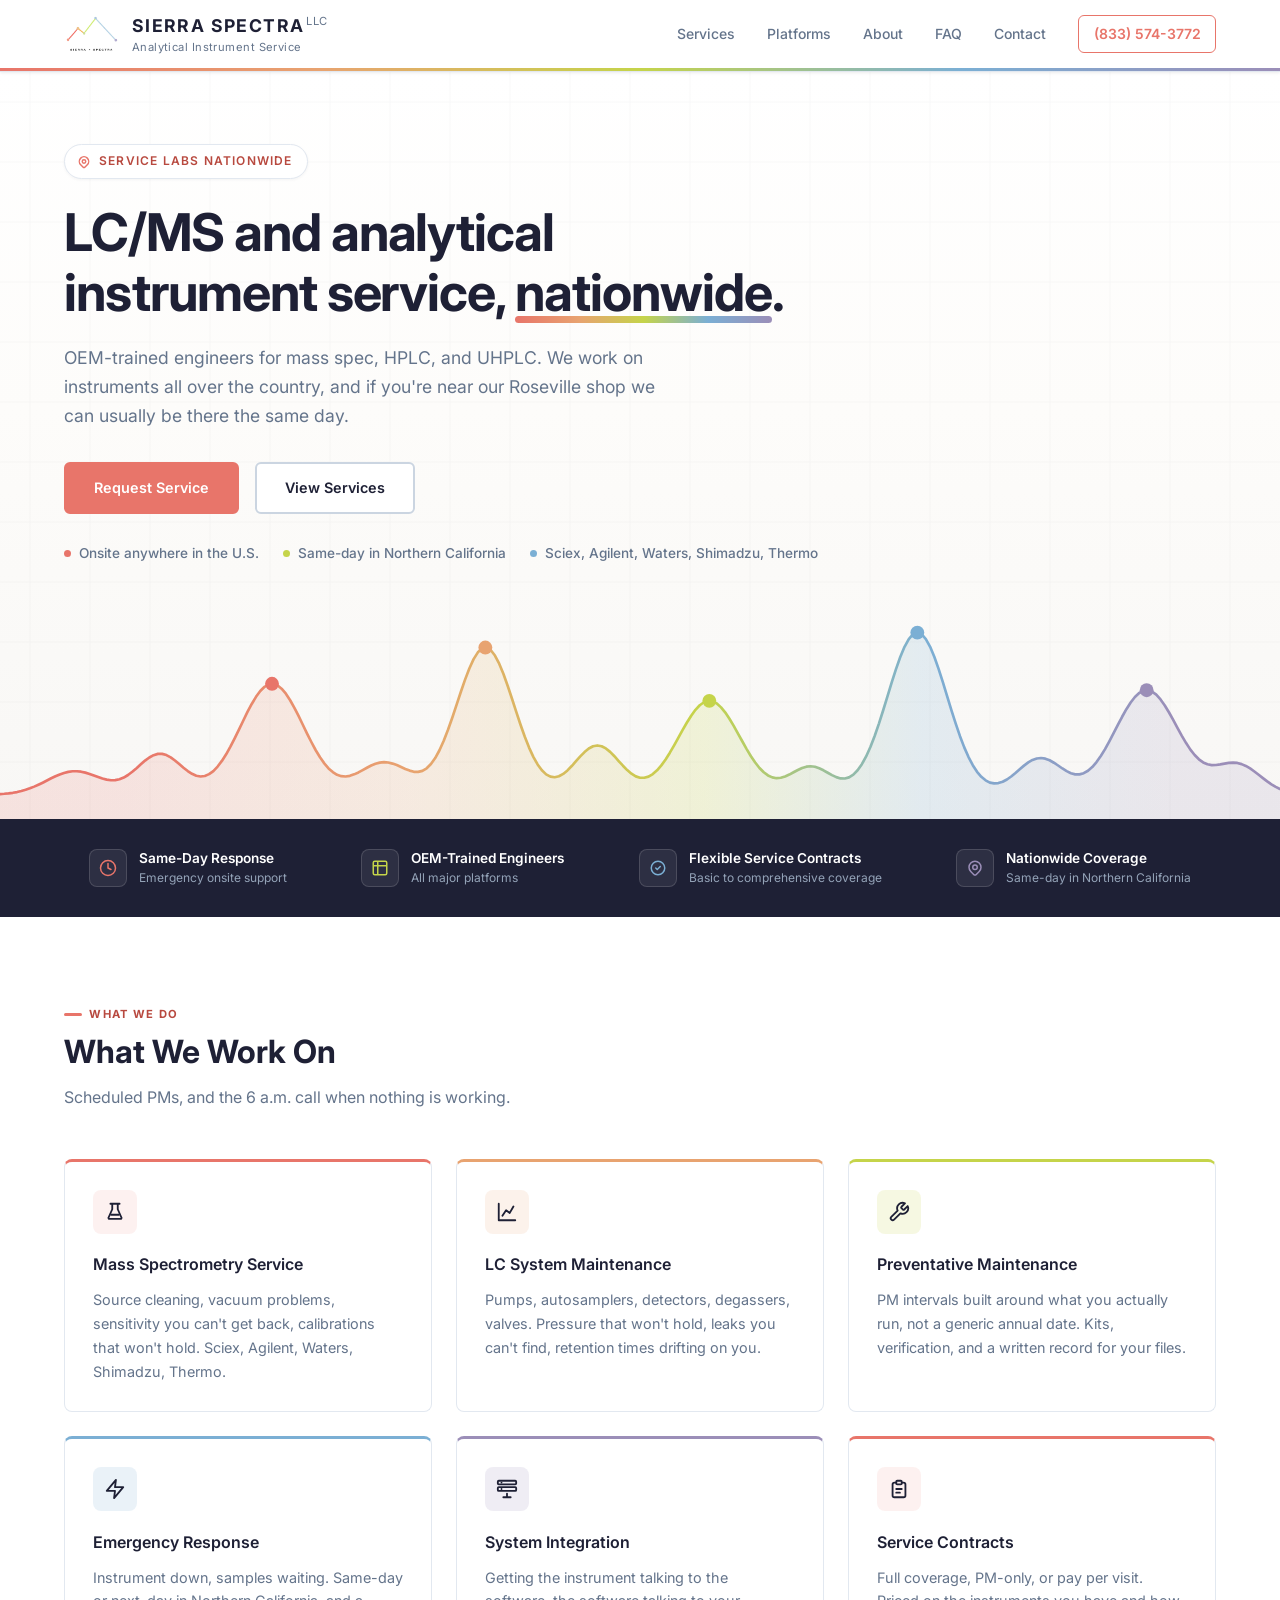
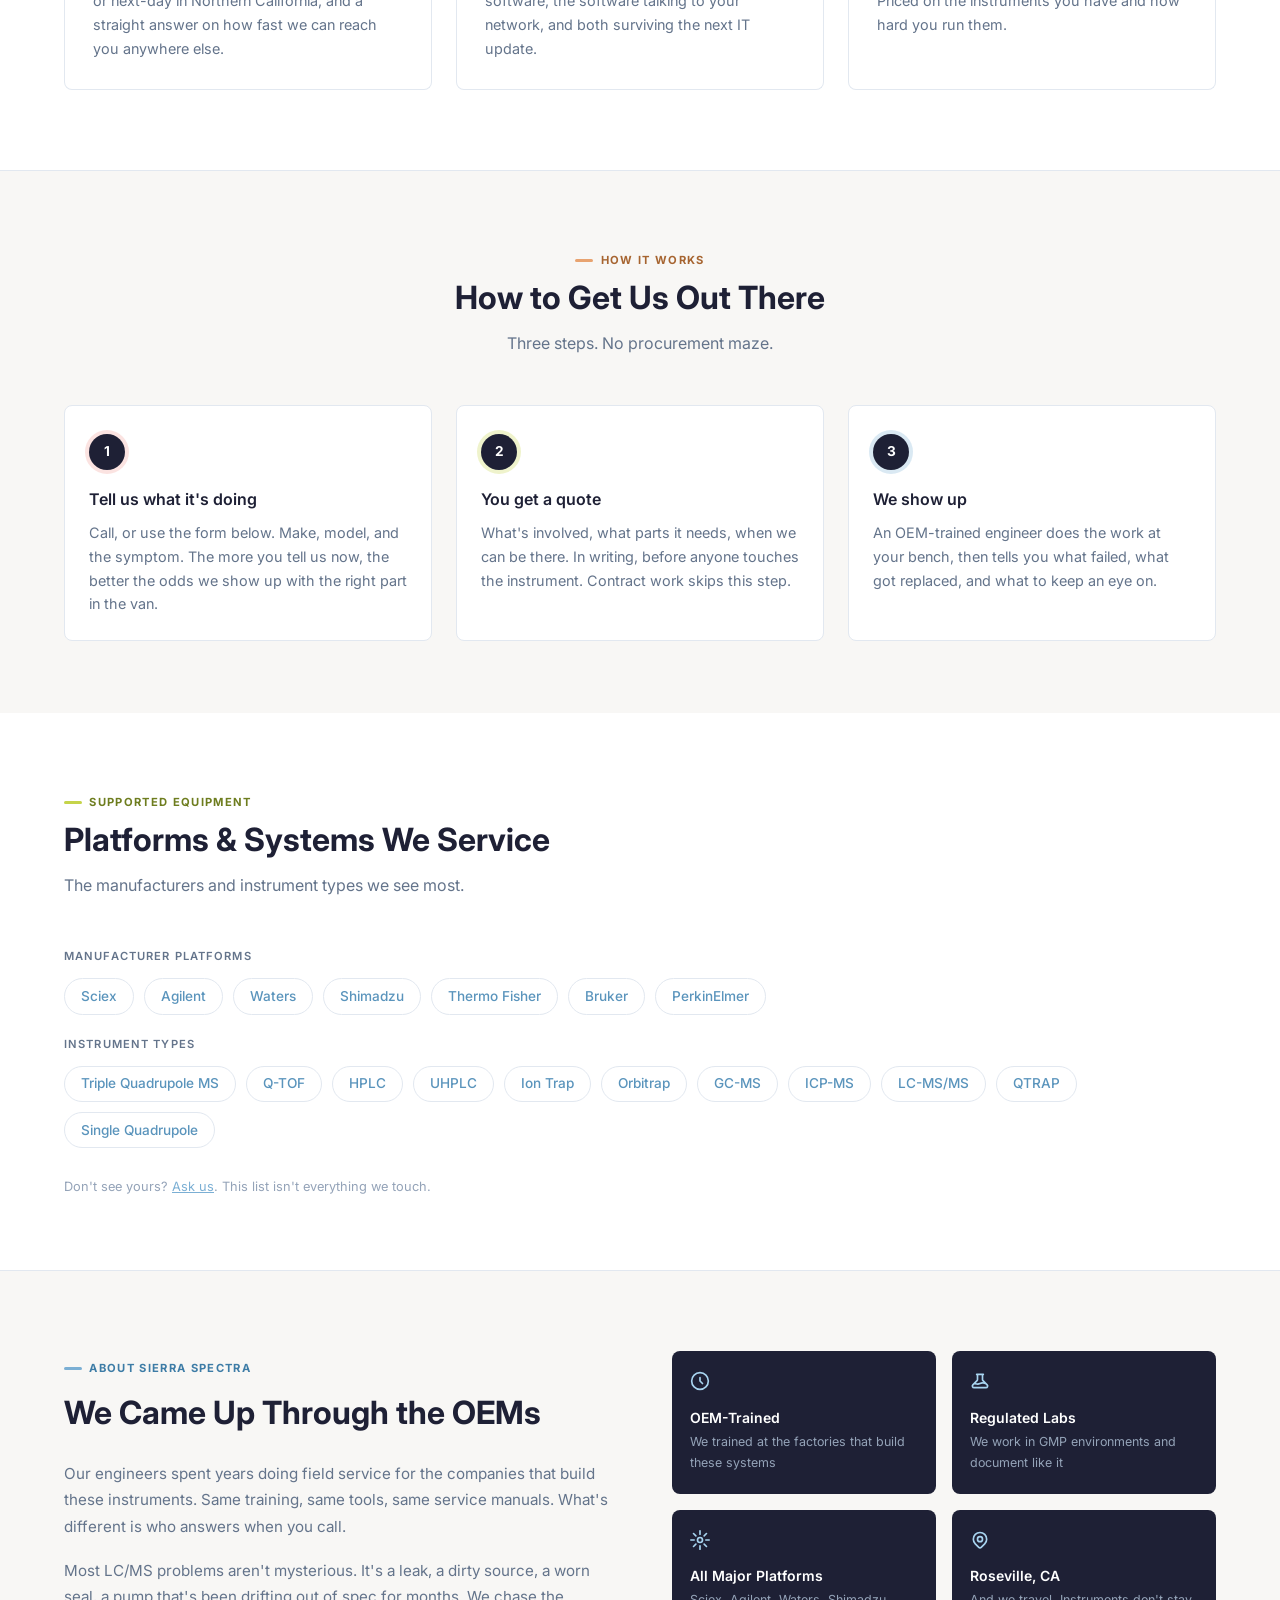
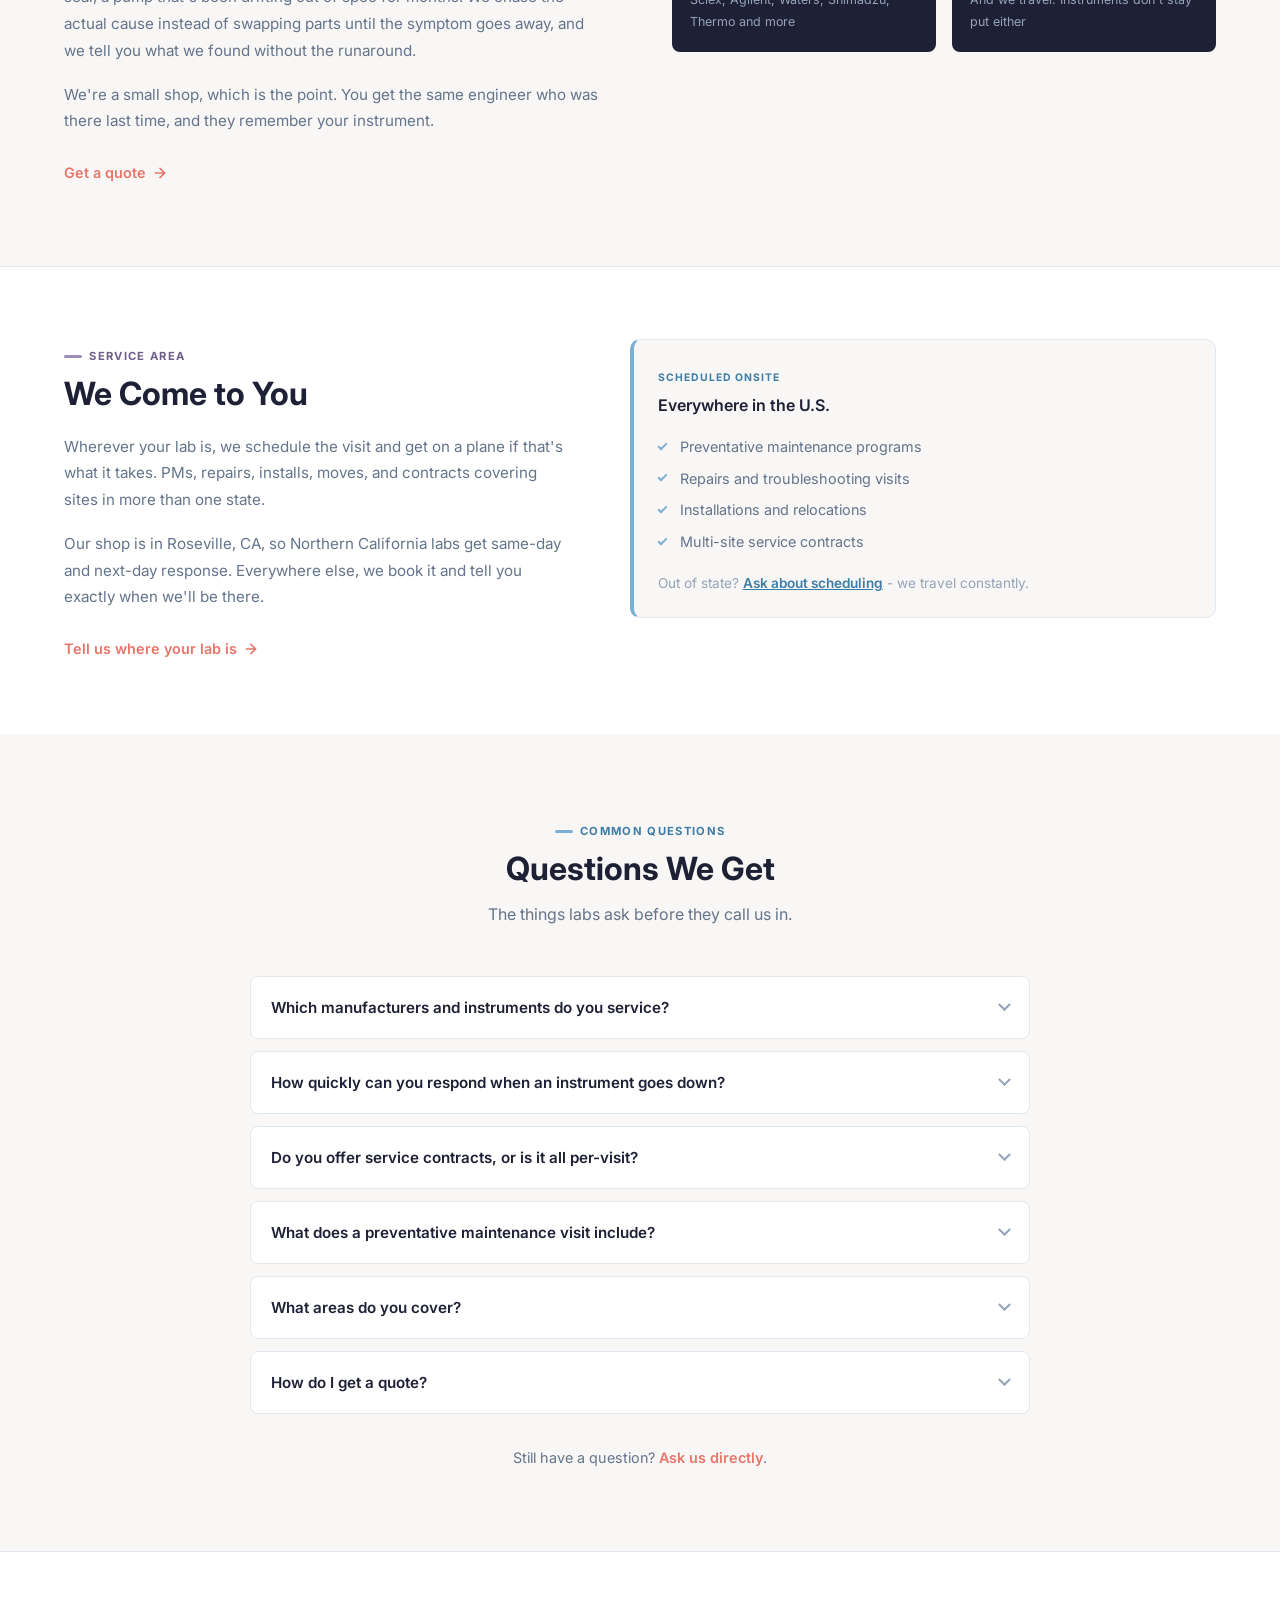
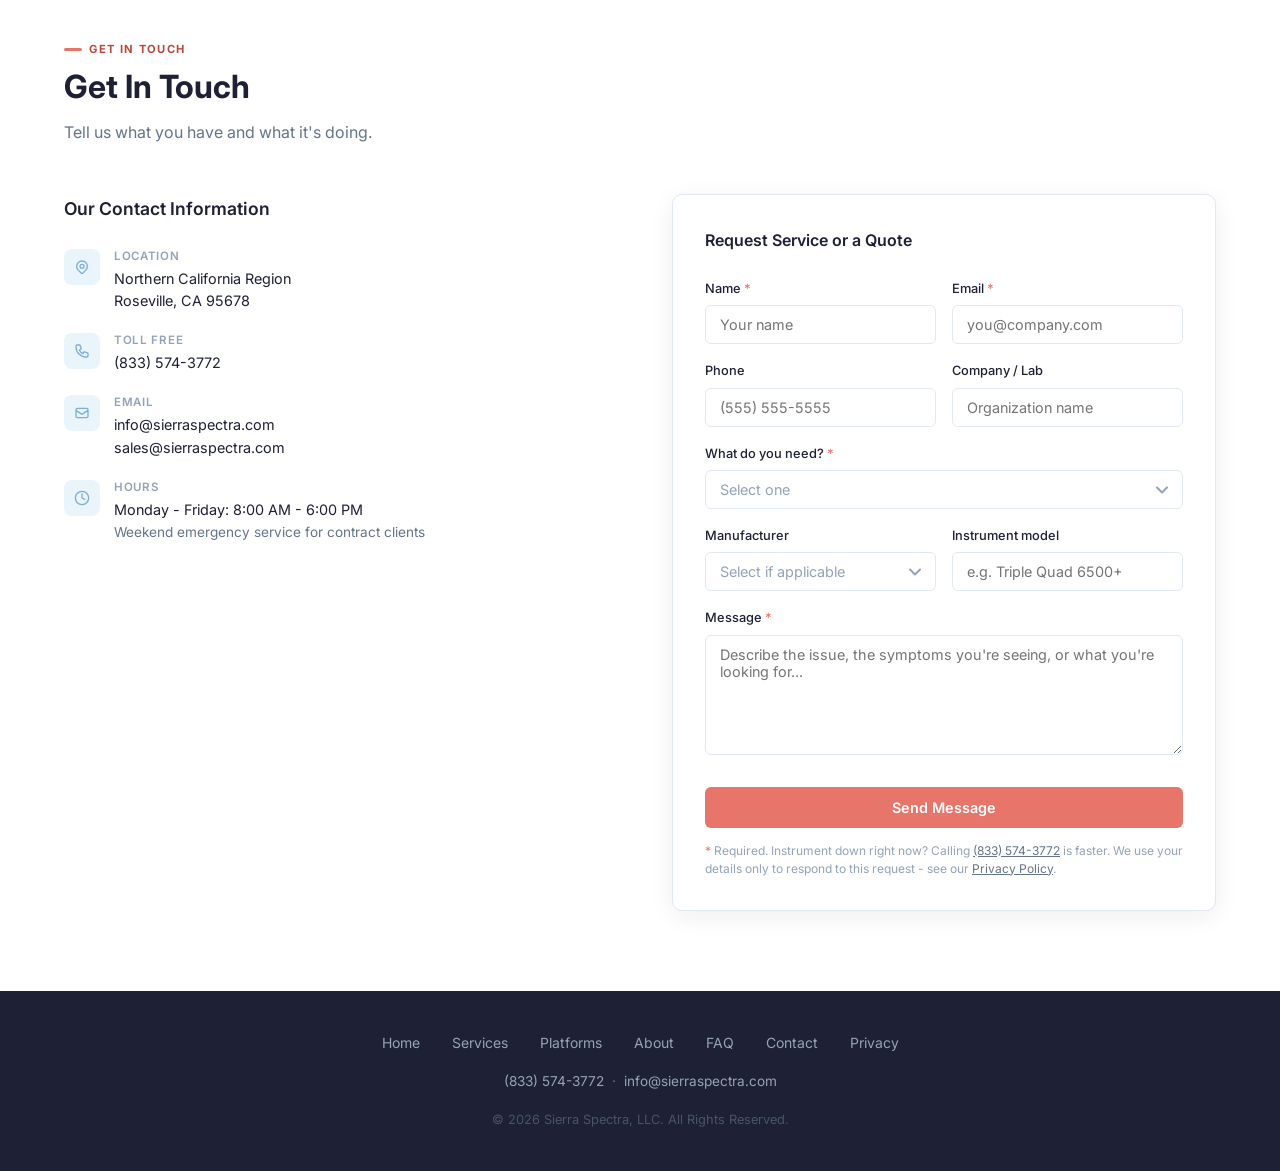
<file: index.html>
<!DOCTYPE html>
<html lang="en">
<head>
    <meta charset="UTF-8">
    <meta name="viewport" content="width=device-width, initial-scale=1.0">

    <title>Nationwide LC/MS &amp; Analytical Instrument Service | Sierra Spectra LLC</title>
    <meta name="description" content="OEM-trained engineers servicing LC/MS, HPLC, and UHPLC systems nationwide. Based in Roseville, CA, with same-day onsite response across Northern California.">
    <link rel="canonical" href="https://sierraspectra.com/">
    <meta name="robots" content="index, follow">
    <meta name="theme-color" content="#1e2035">

    <!-- Favicons -->
    <link rel="icon" href="assets/logo-mark.svg" type="image/svg+xml">
    <link rel="apple-touch-icon" href="assets/SSLogo_FullColor_NoText.png">

    <!-- Open Graph (LinkedIn, Facebook, Slack, iMessage link previews) -->
    <meta property="og:type" content="website">
    <meta property="og:site_name" content="Sierra Spectra LLC">
    <meta property="og:url" content="https://sierraspectra.com/">
    <meta property="og:title" content="Sierra Spectra LLC - Nationwide LC/MS &amp; Analytical Instrument Service">
    <meta property="og:description" content="OEM-trained engineers servicing LC/MS, HPLC, and UHPLC systems nationwide. Based in Roseville, CA, with same-day onsite response across Northern California.">
    <meta property="og:image" content="https://sierraspectra.com/assets/og-image.png">
    <meta property="og:image:width" content="1200">
    <meta property="og:image:height" content="630">
    <meta property="og:image:alt" content="Sierra Spectra LLC - Nationwide LC/MS and analytical instrument service, based in Roseville, California">
    <meta property="og:locale" content="en_US">

    <!-- Twitter / X card -->
    <meta name="twitter:card" content="summary_large_image">
    <meta name="twitter:title" content="Sierra Spectra LLC - Nationwide LC/MS &amp; Analytical Instrument Service">
    <meta name="twitter:description" content="OEM-trained engineers servicing LC/MS, HPLC, and UHPLC systems nationwide. Based in Roseville, CA.">
    <meta name="twitter:image" content="https://sierraspectra.com/assets/og-image.png">

    <link rel="preconnect" href="https://fonts.googleapis.com">
    <link rel="preconnect" href="https://fonts.gstatic.com" crossorigin>
    <link href="https://fonts.googleapis.com/css2?family=Inter:wght@300;400;500;600;700&display=swap" rel="stylesheet">
    <style>
        :root {
            /* Brand palette - derived from Sierra Spectra logo */
            --coral:   #E8756A;   /* logo: leftmost dot  */
            --orange:  #E8A370;   /* logo: 2nd dot       */
            --lime:    #C5D44A;   /* logo: valley dot    */
            --sky:     #7BAFD4;   /* logo: peak dot      */
            --purple:  #9B8EB8;   /* logo: rightmost dot */

            /* Darkened spectrum for TEXT. Every raw brand color above fails
               WCAG AA on white for small text (coral is 2.92:1, lime 1.63:1),
               so labels and headings use these instead. Raw colors stay for
               decorative marks, and on navy where they all pass comfortably. */
            --coral-ink:  #B8493F;   /* 5.17:1 on white */
            --orange-ink: #A66430;   /* 4.68:1 */
            --lime-ink:   #6E7D1F;   /* 4.55:1 */
            --sky-ink:    #3D7CA6;   /* 4.53:1 */
            --purple-ink: #6B5E8A;   /* 5.84:1 */

            /* Functional aliases */
            --navy:    #1e2035;   /* dark text / header bg */
            --blue:    #7BAFD4;   /* sky blue - links, icons, accents */
            --blue-dk: #5A94BC;   /* darker sky - hover states */
            --slate:   #64748b;
            --slate-lt:#94a3b8;
            --border:  #e2e8f0;
            --border-dk:#cbd5e1;
            --gray-bg: #f8f7f5;   /* very slightly warm off-white */
            --white:   #ffffff;
        }

        *, *::before, *::after {
            margin: 0;
            padding: 0;
            box-sizing: border-box;
        }

        html {
            scroll-behavior: smooth;
        }

        body {
            font-family: 'Inter', -apple-system, BlinkMacSystemFont, 'Segoe UI', sans-serif;
            font-size: 16px;
            line-height: 1.7;
            color: var(--navy);
            background: var(--white);
        }

        .container {
            width: 90%;
            max-width: 1200px;
            margin: 0 auto;
        }

        /* ===== NAVIGATION ===== */
        .nav {
            position: sticky;
            top: 0;
            z-index: 100;
            background: var(--white);
            border-bottom: 1px solid var(--border);
            box-shadow: 0 1px 3px rgba(0,0,0,0.08);
        }

        /* Spectrum accent bar - mirrors the logo's color gradient */
        .nav::after {
            content: '';
            display: block;
            height: 3px;
            background: linear-gradient(to right, #E8756A, #E8A370, #C5D44A, #7BAFD4, #9B8EB8);
        }

        .nav-inner {
            display: flex;
            align-items: center;
            justify-content: space-between;
            height: 68px;
        }

        .nav-logo {
            display: flex;
            flex-direction: row;
            align-items: center;
            gap: 0.6rem;
            text-decoration: none;
        }

        .nav-logo-img {
            height: 40px;
            width: auto;
            flex-shrink: 0;
        }

        .nav-logo-name {
            font-size: 1.1rem;
            font-weight: 700;
            letter-spacing: 0.08em;
            color: var(--navy);
        }

        .nav-logo-name span {
            font-weight: 400;
            font-size: 0.7rem;
            color: var(--slate);
            letter-spacing: 0.04em;
            vertical-align: super;
            margin-left: 2px;
        }

        .nav-logo-tag {
            font-size: 0.7rem;
            font-weight: 400;
            color: var(--slate);
            letter-spacing: 0.04em;
            margin-top: -2px;
        }

        .nav-right {
            display: flex;
            align-items: center;
            gap: 2rem;
        }

        .nav-links {
            display: flex;
            list-style: none;
            gap: 2rem;
        }

        .nav-links a {
            text-decoration: none;
            font-size: 0.875rem;
            font-weight: 500;
            color: var(--slate);
            transition: color 0.2s;
        }

        .nav-links a:hover {
            color: var(--blue);
        }

        .nav-phone {
            font-size: 0.875rem;
            font-weight: 600;
            color: var(--coral);
            text-decoration: none;
            border: 1.5px solid var(--coral);
            border-radius: 6px;
            padding: 0.4rem 0.9rem;
            transition: all 0.2s;
            white-space: nowrap;
        }

        .nav-phone:hover {
            background: var(--coral);
            color: var(--white);
        }

        .nav-hamburger {
            display: none;
            background: none;
            border: none;
            cursor: pointer;
            padding: 4px;
            color: var(--navy);
        }

        /* ===== HERO =====
           Light and spectrum-led. The chromatogram trace along the bottom is
           built from the same peak geometry as the logo mark, so the identity
           lives in the layout instead of only in the header. */
        .hero {
            position: relative;
            background: linear-gradient(180deg, var(--white) 0%, #fdfcfa 45%, var(--gray-bg) 100%);
            overflow: hidden;
        }

        .hero-pattern {
            position: absolute;
            inset: 0;
            background-image: url("data:image/svg+xml,%3Csvg xmlns='http://www.w3.org/2000/svg' width='60' height='60'%3E%3Cpath d='M0 0h60v60H0z' fill='none'/%3E%3Cpath d='M0 30h60M30 0v60' stroke='%231e2035' stroke-width='0.5' opacity='0.05'/%3E%3C/svg%3E");
            pointer-events: none;
        }

        .hero-content {
            position: relative;
            z-index: 1;
            /* The trace is full-bleed, so its height is always 100vw/6.
               Reserving that plus a gap keeps text clear of it at any width,
               including ultrawide, without a breakpoint per size. */
            padding: 4.5rem 0 calc(16.7vw + 2.5rem);
        }

        .hero-eyebrow {
            display: inline-flex;
            align-items: center;
            gap: 0.5rem;
            font-size: 0.75rem;
            font-weight: 600;
            letter-spacing: 0.1em;
            text-transform: uppercase;
            color: var(--coral-ink);
            background: var(--white);
            border: 1px solid var(--border);
            border-radius: 9999px;
            padding: 0.4rem 0.9rem 0.4rem 0.75rem;
            margin-bottom: 1.5rem;
            box-shadow: 0 1px 3px rgba(30,32,53,0.05);
        }

        .hero-eyebrow svg {
            width: 14px;
            height: 14px;
            stroke: var(--coral);
            flex-shrink: 0;
        }

        .hero h1 {
            font-size: clamp(2.1rem, 4.4vw, 3.25rem);
            font-weight: 700;
            color: var(--navy);
            line-height: 1.15;
            letter-spacing: -0.02em;
            max-width: 720px;
            margin-bottom: 1.25rem;
        }

        /* Spectrum underline on the locality phrase - the differentiator gets
           the brand's own visual signature. */
        .hero h1 .spectrum-mark {
            position: relative;
            white-space: nowrap;
        }

        .hero h1 .spectrum-mark::after {
            content: '';
            position: absolute;
            left: 0;
            right: 0;
            bottom: 0.02em;
            height: 0.14em;
            border-radius: 9999px;
            background: linear-gradient(to right, #E8756A, #E8A370, #C5D44A, #7BAFD4, #9B8EB8);
        }

        .hero-sub {
            font-size: 1.1rem;
            font-weight: 400;
            color: var(--slate);
            max-width: 620px;
            margin-bottom: 2rem;
            line-height: 1.65;
        }

        .hero-proof {
            display: flex;
            flex-wrap: wrap;
            gap: 0.5rem 1.5rem;
            margin-top: 1.75rem;
            list-style: none;
        }

        .hero-proof li {
            display: flex;
            align-items: center;
            gap: 0.5rem;
            font-size: 0.85rem;
            font-weight: 500;
            color: var(--slate);
        }

        .hero-proof li::before {
            content: '';
            width: 7px;
            height: 7px;
            border-radius: 50%;
            flex-shrink: 0;
        }

        .hero-proof li:nth-child(1)::before { background: var(--coral); }
        .hero-proof li:nth-child(2)::before { background: var(--lime); }
        .hero-proof li:nth-child(3)::before { background: var(--sky); }

        /* Chromatogram trace across the base of the hero. aspect-ratio matches
           the 1200x200 viewBox, so the whole trace fits at every width without
           cropping (slice) or letterboxing (meet), and the apex dots stay round. */
        .hero-chroma {
            position: absolute;
            left: 0;
            right: 0;
            bottom: -1px;
            aspect-ratio: 6 / 1;
            height: auto;
            z-index: 0;
            pointer-events: none;
        }

        .hero-chroma svg {
            display: block;
            width: 100%;
            height: 100%;
        }

        .hero-ctas {
            display: flex;
            gap: 1rem;
            flex-wrap: wrap;
        }

        .btn-primary {
            display: inline-block;
            background: var(--coral);
            color: var(--white);
            font-size: 0.9rem;
            font-weight: 600;
            padding: 0.75rem 1.75rem;
            border-radius: 6px;
            text-decoration: none;
            transition: all 0.2s;
            border: 2px solid var(--coral);
        }

        .btn-primary:hover {
            background: #c95c52;
            border-color: #c95c52;
            transform: translateY(-1px);
        }

        .btn-ghost {
            display: inline-block;
            background: var(--white);
            color: var(--navy);
            font-size: 0.9rem;
            font-weight: 600;
            padding: 0.75rem 1.75rem;
            border-radius: 6px;
            text-decoration: none;
            border: 2px solid var(--border-dk);
            transition: all 0.2s;
        }

        .btn-ghost:hover {
            border-color: var(--navy);
            transform: translateY(-1px);
        }

        /* ===== STATS BAR =====
           Inverted to navy. The page silhouette is light hero -> dark band ->
           light body, rather than the usual dark hero on a light page. */
        .stats-bar {
            background: var(--navy);
            padding: 1.75rem 0;
        }

        .stats-grid {
            display: flex;
            justify-content: space-around;
            flex-wrap: wrap;
            gap: 1.5rem;
        }

        .stat-item {
            display: flex;
            align-items: center;
            gap: 0.75rem;
        }

        .stat-icon {
            width: 38px;
            height: 38px;
            background: rgba(255,255,255,0.07);
            border-radius: 8px;
            border: 1px solid rgba(255,255,255,0.14);
            display: flex;
            align-items: center;
            justify-content: center;
            flex-shrink: 0;
        }

        .stat-icon svg {
            width: 18px;
            height: 18px;
        }

        /* One spectrum color per stat. All five clear 5:1 on navy. */
        .stat-item:nth-child(1) .stat-icon svg { stroke: var(--coral); }
        .stat-item:nth-child(2) .stat-icon svg { stroke: var(--lime); }
        .stat-item:nth-child(3) .stat-icon svg { stroke: var(--sky); }
        .stat-item:nth-child(4) .stat-icon svg { stroke: var(--purple); }

        .stat-label {
            font-size: 0.85rem;
            font-weight: 600;
            color: var(--white);
        }

        .stat-sub {
            font-size: 0.75rem;
            color: #94a3b8;
            margin-top: -2px;
        }

        /* ===== SECTION HEADERS ===== */
        .section-header {
            margin-bottom: 3rem;
        }

        .section-header.centered {
            text-align: center;
        }

        /* Each section takes one color from the logo, so the page reads as a
           spectrum from top to bottom. Ink variants, not the raw brand colors,
           because this is small uppercase text. */
        .section-eyebrow {
            display: inline-flex;
            align-items: center;
            gap: 0.45rem;
            font-size: 0.7rem;
            font-weight: 700;
            letter-spacing: 0.12em;
            text-transform: uppercase;
            color: var(--coral-ink);
            margin-bottom: 0.5rem;
        }

        .section-eyebrow::before {
            content: '';
            width: 18px;
            height: 3px;
            border-radius: 9999px;
            background: var(--coral);
        }

        .section-eyebrow.is-orange { color: var(--orange-ink); }
        .section-eyebrow.is-orange::before { background: var(--orange); }

        .section-eyebrow.is-lime { color: var(--lime-ink); }
        .section-eyebrow.is-lime::before { background: var(--lime); }

        .section-eyebrow.is-sky { color: var(--sky-ink); }
        .section-eyebrow.is-sky::before { background: var(--sky); }

        .section-eyebrow.is-purple { color: var(--purple-ink); }
        .section-eyebrow.is-purple::before { background: var(--purple); }

        .section-header.centered .section-eyebrow {
            justify-content: center;
        }

        .section-header h2 {
            font-size: clamp(1.5rem, 3vw, 2rem);
            font-weight: 700;
            color: var(--navy);
            line-height: 1.25;
        }

        .section-header p {
            margin-top: 0.75rem;
            font-size: 1rem;
            color: var(--slate);
            max-width: 560px;
        }

        .section-header.centered p {
            margin-left: auto;
            margin-right: auto;
        }

        /* ===== SERVICES ===== */
        .services {
            padding: 5rem 0;
            background: var(--white);
        }

        .service-grid {
            display: grid;
            grid-template-columns: repeat(auto-fit, minmax(300px, 1fr));
            gap: 1.5rem;
        }

        /* Each card carries one color from the logo. --accent is set per card
           below, so the grid sweeps through the spectrum left to right. */
        .service-card {
            --accent: var(--coral);
            --accent-tint: rgba(232,117,106,0.10);
            border: 1px solid var(--border);
            border-radius: 8px;
            padding: 1.75rem;
            background: var(--white);
            transition: all 0.2s;
            border-top: 3px solid var(--accent);
        }

        .service-card:hover {
            box-shadow: 0 6px 20px rgba(30,32,53,0.09);
            transform: translateY(-3px);
        }

        .service-card:nth-child(2) {
            --accent: var(--orange);
            --accent-tint: rgba(232,163,112,0.14);
        }
        .service-card:nth-child(3) {
            --accent: var(--lime);
            --accent-tint: rgba(197,212,74,0.16);
        }
        .service-card:nth-child(4) {
            --accent: var(--sky);
            --accent-tint: rgba(123,175,212,0.16);
        }
        .service-card:nth-child(5) {
            --accent: var(--purple);
            --accent-tint: rgba(155,142,184,0.16);
        }

        .service-card-icon {
            width: 44px;
            height: 44px;
            background: var(--accent-tint);
            border-radius: 8px;
            display: flex;
            align-items: center;
            justify-content: center;
            margin-bottom: 1.1rem;
        }

        .service-card-icon svg {
            width: 22px;
            height: 22px;
            stroke: var(--navy);
        }

        .service-card h3 {
            font-size: 1rem;
            font-weight: 600;
            color: var(--navy);
            margin-bottom: 0.6rem;
        }

        .service-card p {
            font-size: 0.9rem;
            color: var(--slate);
            line-height: 1.65;
        }

        /* ===== PLATFORMS WE SERVICE ===== */
        .platforms {
            padding: 4.5rem 0;
            background: var(--white);
        }

        .scroll-row {
            margin-top: 1.5rem;
        }

        .scroll-row-label {
            font-size: 0.7rem;
            font-weight: 600;
            letter-spacing: 0.1em;
            text-transform: uppercase;
            color: var(--slate);
            margin-bottom: 0.75rem;
        }

        /* Pills wrap rather than scrolling behind a hidden scrollbar, so every
           supported platform is visible without the user guessing there's more. */
        .scroll-track {
            display: flex;
            flex-wrap: wrap;
            gap: 0.625rem;
            list-style: none;
            padding: 0;
            margin: 0;
        }

        .scroll-pill {
            display: inline-block;
            background: var(--white);
            border: 1px solid var(--border);
            border-radius: 9999px;
            padding: 0.35rem 1rem;
            font-size: 0.85rem;
            font-weight: 500;
            color: var(--blue-dk);
            white-space: nowrap;
            cursor: default;
            transition: border-color 0.15s;
        }

        .scroll-pill:hover {
            border-color: var(--blue);
        }

        .scroll-row + .scroll-row {
            margin-top: 1.25rem;
        }

        .platforms-note {
            margin-top: 1.75rem;
            font-size: 0.8rem;
            color: var(--slate-lt);
        }

        /* ===== ABOUT ===== */
        .about {
            padding: 5rem 0;
            background: var(--gray-bg);
        }

        .about-grid {
            display: grid;
            grid-template-columns: 1fr 1fr;
            gap: 4rem;
            align-items: start;
        }

        .about-text h2 {
            font-size: clamp(1.5rem, 3vw, 2rem);
            font-weight: 700;
            color: var(--navy);
            margin-bottom: 1.25rem;
        }

        .about-text p {
            font-size: 0.95rem;
            color: var(--slate);
            margin-bottom: 1.1rem;
            line-height: 1.75;
        }

        .about-cta {
            display: inline-flex;
            align-items: center;
            gap: 0.4rem;
            font-size: 0.9rem;
            font-weight: 600;
            color: var(--coral);
            text-decoration: none;
            margin-top: 0.5rem;
            transition: gap 0.2s;
        }

        .about-cta:hover {
            gap: 0.7rem;
        }

        .about-highlights {
            display: grid;
            grid-template-columns: 1fr 1fr;
            gap: 1rem;
        }

        .highlight-card {
            background: var(--navy);
            border-radius: 8px;
            padding: 1.25rem 1.1rem;
            color: var(--white);
        }

        .highlight-card svg {
            width: 20px;
            height: 20px;
            stroke: #a8d4f0;
            margin-bottom: 0.6rem;
        }

        .highlight-card h4 {
            font-size: 0.875rem;
            font-weight: 600;
            color: var(--white);
            line-height: 1.3;
        }

        .highlight-card p {
            font-size: 0.78rem;
            color: #94a3b8;
            margin-top: 0.25rem;
        }

        /* ===== CONTACT ===== */
        .contact {
            padding: 5rem 0;
            background: var(--white);
        }

        .contact-grid {
            display: grid;
            grid-template-columns: 1fr 1fr;
            gap: 4rem;
        }

        .contact-info h3 {
            font-size: 1.1rem;
            font-weight: 600;
            color: var(--navy);
            margin-bottom: 1.5rem;
        }

        .contact-detail {
            display: flex;
            align-items: flex-start;
            gap: 0.875rem;
            margin-bottom: 1.25rem;
        }

        .contact-detail-icon {
            width: 36px;
            height: 36px;
            background: #eaf4fb;
            border-radius: 8px;
            display: flex;
            align-items: center;
            justify-content: center;
            flex-shrink: 0;
            margin-top: 1px;
        }

        .contact-detail-icon svg {
            width: 16px;
            height: 16px;
            stroke: var(--blue);
        }

        .contact-detail-text {
            font-size: 0.9rem;
            color: var(--navy);
            line-height: 1.55;
        }

        .contact-detail-text a {
            color: var(--navy);
            text-decoration: none;
        }

        .contact-detail-text a:hover {
            color: var(--blue);
            text-decoration: underline;
        }

        .contact-detail-text .label {
            font-size: 0.72rem;
            font-weight: 600;
            letter-spacing: 0.06em;
            text-transform: uppercase;
            color: var(--slate-lt);
            display: block;
            margin-bottom: 2px;
        }

        /* Contact Form */
        .contact-form-wrap {
            background: var(--white);
            border: 1px solid var(--border);
            border-radius: 10px;
            padding: 2rem;
            box-shadow: 0 6px 24px rgba(30,32,53,0.07);
        }

        .contact-form-wrap h3 {
            font-size: 1rem;
            font-weight: 600;
            color: var(--navy);
            margin-bottom: 1.5rem;
        }

        .form-group {
            margin-bottom: 1rem;
        }

        .form-group label {
            display: block;
            font-size: 0.8rem;
            font-weight: 500;
            color: var(--navy);
            margin-bottom: 0.35rem;
        }

        .form-group input,
        .form-group textarea,
        .form-group select {
            width: 100%;
            padding: 0.625rem 0.875rem;
            border: 1px solid var(--border);
            border-radius: 6px;
            font-size: 0.9rem;
            font-family: inherit;
            color: var(--navy);
            background: var(--white);
            transition: border-color 0.15s, box-shadow 0.15s;
            appearance: none;
        }

        /* appearance:none strips the native dropdown arrow, so draw one back in
           or the selects read as plain text inputs. */
        .form-group select {
            background-image: url("data:image/svg+xml,%3Csvg xmlns='http://www.w3.org/2000/svg' width='12' height='8' viewBox='0 0 12 8' fill='none'%3E%3Cpath d='M1 1.5L6 6.5L11 1.5' stroke='%2394a3b8' stroke-width='2' stroke-linecap='round' stroke-linejoin='round'/%3E%3C/svg%3E");
            background-repeat: no-repeat;
            background-position: right 0.875rem center;
            padding-right: 2.25rem;
            cursor: pointer;
        }

        /* Show the "nothing chosen yet" option in placeholder gray, like the
           text inputs. :invalid covers the required select on older browsers. */
        .form-group select:invalid,
        .form-group select:has(option[value=""]:checked) {
            color: var(--slate-lt);
        }

        .form-group input:focus,
        .form-group textarea:focus,
        .form-group select:focus {
            outline: none;
            border-color: var(--blue);
            box-shadow: 0 0 0 3px rgba(123,175,212,0.2);
        }

        .form-group textarea {
            height: 120px;
            resize: vertical;
        }

        .form-row {
            display: grid;
            grid-template-columns: 1fr 1fr;
            gap: 1rem;
        }

        .btn-submit {
            width: 100%;
            background: var(--coral);
            color: var(--white);
            border: none;
            padding: 0.75rem;
            font-size: 0.9rem;
            font-weight: 600;
            font-family: inherit;
            border-radius: 6px;
            cursor: pointer;
            transition: background 0.2s;
            margin-top: 0.5rem;
        }

        .btn-submit:hover {
            background: #c95c52;
        }

        /* ===== FOOTER ===== */
        footer {
            background: var(--navy);
            color: #94a3b8;
            padding: 2.5rem 0;
        }

        .footer-inner {
            display: flex;
            flex-direction: column;
            align-items: center;
            gap: 1rem;
            text-align: center;
        }

        .footer-links {
            display: flex;
            gap: 2rem;
            flex-wrap: wrap;
            justify-content: center;
        }

        .footer-links a {
            color: #94a3b8;
            text-decoration: none;
            font-size: 0.875rem;
            transition: color 0.2s;
        }

        .footer-links a:hover {
            color: var(--white);
        }

        .footer-contact {
            font-size: 0.85rem;
            color: #64748b;
        }

        .footer-contact a {
            color: #94a3b8;
            text-decoration: none;
        }

        .footer-contact a:hover {
            color: var(--white);
        }

        .footer-copy {
            font-size: 0.8rem;
            color: #475569;
        }

        /* ===== MOBILE NAV ===== */
        .mobile-menu {
            display: none;
            padding: 1rem 0;
            border-top: 1px solid var(--border);
            background: var(--white);
        }

        .mobile-menu.open {
            display: block;
        }

        .mobile-menu ul {
            list-style: none;
            display: flex;
            flex-direction: column;
            gap: 0.25rem;
        }

        .mobile-menu a {
            display: block;
            padding: 0.6rem 0;
            font-size: 0.95rem;
            font-weight: 500;
            color: var(--navy);
            text-decoration: none;
        }

        .mobile-menu a:hover {
            color: var(--blue);
        }

        .mobile-phone {
            display: block;
            margin-top: 0.75rem;
            padding-top: 0.75rem;
            border-top: 1px solid var(--border);
            font-size: 0.9rem;
            font-weight: 600;
            color: var(--coral);
            text-decoration: none;
        }

        /* ===== ACCESSIBILITY ===== */
        .skip-link {
            position: absolute;
            left: -9999px;
            top: 0;
            z-index: 200;
            background: var(--navy);
            color: var(--white);
            padding: 0.75rem 1.25rem;
            font-size: 0.9rem;
            font-weight: 600;
            border-radius: 0 0 6px 0;
            text-decoration: none;
        }

        .skip-link:focus {
            left: 0;
        }

        a:focus-visible,
        button:focus-visible,
        input:focus-visible,
        select:focus-visible,
        textarea:focus-visible,
        summary:focus-visible {
            outline: 3px solid var(--blue);
            outline-offset: 2px;
            border-radius: 3px;
        }

        /* ===== HOW IT WORKS ===== */
        .process {
            padding: 4.5rem 0;
            background: var(--gray-bg);
            border-top: 1px solid var(--border);
        }

        .process-grid {
            display: grid;
            grid-template-columns: repeat(3, 1fr);
            gap: 1.5rem;
            counter-reset: step;
        }

        .process-step {
            position: relative;
            background: var(--white);
            border: 1px solid var(--border);
            border-radius: 8px;
            padding: 1.75rem 1.5rem 1.5rem;
        }

        .process-step-num {
            width: 36px;
            height: 36px;
            border-radius: 50%;
            background: var(--navy);
            color: var(--white);
            font-size: 0.85rem;
            font-weight: 700;
            display: flex;
            align-items: center;
            justify-content: center;
            margin-bottom: 1rem;
            box-shadow: 0 0 0 4px var(--ring, rgba(232,117,106,0.18));
        }

        .process-step:nth-child(1) .process-step-num { --ring: rgba(232,117,106,0.20); }
        .process-step:nth-child(2) .process-step-num { --ring: rgba(197,212,74,0.28); }
        .process-step:nth-child(3) .process-step-num { --ring: rgba(123,175,212,0.28); }

        .process-step h3 {
            font-size: 1rem;
            font-weight: 600;
            color: var(--navy);
            margin-bottom: 0.5rem;
        }

        .process-step p {
            font-size: 0.9rem;
            color: var(--slate);
            line-height: 1.65;
        }

        /* ===== SERVICE AREA ===== */
        .coverage {
            padding: 4.5rem 0;
            background: var(--white);
        }

        .coverage-grid {
            display: grid;
            grid-template-columns: 1fr 1.15fr;
            gap: 3.5rem;
            align-items: start;
        }

        .coverage-text h2 {
            font-size: clamp(1.5rem, 3vw, 2rem);
            font-weight: 700;
            color: var(--navy);
            line-height: 1.25;
            margin-bottom: 1.25rem;
        }

        .coverage-text p {
            font-size: 0.95rem;
            color: var(--slate);
            line-height: 1.75;
            margin-bottom: 1.1rem;
        }

        /* Two tiers: the fast-response zone and everywhere else. The city list
           is a speed promise, not the boundary of where we work. */
        .coverage-tiers {
            display: grid;
            gap: 1rem;
        }

        .coverage-tier {
            border: 1px solid var(--border);
            border-radius: 10px;
            padding: 1.4rem 1.5rem;
            background: var(--white);
            border-left: 4px solid var(--accent, var(--sky));
        }

        .coverage-tier.is-national {
            --accent: var(--sky);
            background: var(--gray-bg);
        }

        /* Sections alternate white / warm-grey so neighbours never merge into
           one another. About and Service Area were both white and read as a
           single block. */
        .about { border-top: 1px solid var(--border); }
        .coverage { border-top: 1px solid var(--border); }
        .contact { border-top: 1px solid var(--border); }

        .coverage-tier-head {
            margin-bottom: 1rem;
        }

        .coverage-tier-badge {
            display: inline-block;
            font-size: 0.65rem;
            font-weight: 700;
            letter-spacing: 0.1em;
            text-transform: uppercase;
            color: var(--sky-ink);
            margin-bottom: 0.3rem;
        }

        .coverage-tier-head h3 {
            font-size: 1rem;
            font-weight: 600;
            color: var(--navy);
        }

        .coverage-national {
            list-style: none;
            display: grid;
            gap: 0.45rem;
        }

        .coverage-national li {
            position: relative;
            padding-left: 1.4rem;
            font-size: 0.9rem;
            color: var(--slate);
        }

        .coverage-national li::before {
            content: '';
            position: absolute;
            left: 0;
            top: 0.55em;
            width: 9px;
            height: 5px;
            border-left: 2px solid var(--sky);
            border-bottom: 2px solid var(--sky);
            transform: rotate(-45deg);
        }

        .coverage-note {
            margin-top: 1.1rem;
            font-size: 0.85rem;
            color: var(--slate-lt);
        }

        .coverage-note a {
            color: var(--sky-ink);
            font-weight: 600;
        }

        /* ===== FAQ ===== */
        .faq {
            padding: 5rem 0;
            background: var(--gray-bg);
        }

        .faq-list {
            max-width: 780px;
            margin: 0 auto;
        }

        .faq-item {
            background: var(--white);
            border: 1px solid var(--border);
            border-radius: 8px;
            margin-bottom: 0.75rem;
            overflow: hidden;
        }

        .faq-item summary {
            list-style: none;
            cursor: pointer;
            padding: 1.1rem 1.25rem;
            font-size: 0.95rem;
            font-weight: 600;
            color: var(--navy);
            display: flex;
            align-items: center;
            justify-content: space-between;
            gap: 1rem;
        }

        .faq-item summary::-webkit-details-marker {
            display: none;
        }

        .faq-item summary::after {
            content: '';
            width: 9px;
            height: 9px;
            flex-shrink: 0;
            border-right: 2px solid var(--slate-lt);
            border-bottom: 2px solid var(--slate-lt);
            transform: rotate(45deg) translate(-2px, -2px);
            transition: transform 0.2s;
        }

        .faq-item[open] summary::after {
            transform: rotate(-135deg) translate(-2px, -2px);
        }

        .faq-item[open] summary {
            color: var(--blue-dk);
        }

        .faq-answer {
            padding: 0 1.25rem 1.25rem;
            font-size: 0.9rem;
            color: var(--slate);
            line-height: 1.7;
        }

        .faq-answer a {
            color: var(--blue-dk);
        }

        .faq-footer {
            text-align: center;
            margin-top: 2rem;
            font-size: 0.9rem;
            color: var(--slate);
        }

        .faq-footer a {
            color: var(--coral);
            font-weight: 600;
            text-decoration: none;
        }

        .faq-footer a:hover {
            text-decoration: underline;
        }

        /* ===== FORM STATES ===== */
        .form-hp {
            position: absolute;
            left: -9999px;
            width: 1px;
            height: 1px;
            overflow: hidden;
        }

        .form-note {
            margin-top: 0.85rem;
            font-size: 0.75rem;
            color: var(--slate-lt);
            line-height: 1.5;
        }

        .form-note a {
            color: var(--slate);
        }

        .form-status {
            display: none;
            margin-top: 1rem;
            padding: 0.85rem 1rem;
            border-radius: 6px;
            font-size: 0.875rem;
            line-height: 1.6;
        }

        .form-status.is-visible {
            display: block;
        }

        .form-status.is-error {
            background: #fdf0ee;
            border: 1px solid #f3c4bd;
            color: #9c3a2f;
        }

        .btn-submit:disabled {
            opacity: 0.65;
            cursor: not-allowed;
        }

        /* Success panel replaces the form entirely */
        .form-success {
            display: none;
            text-align: center;
            padding: 1.5rem 0.5rem;
        }

        .form-success.is-visible {
            display: block;
        }

        .form-success-icon {
            width: 52px;
            height: 52px;
            margin: 0 auto 1rem;
            border-radius: 50%;
            background: #eef7e6;
            display: flex;
            align-items: center;
            justify-content: center;
        }

        .form-success-icon svg {
            width: 26px;
            height: 26px;
            stroke: #6d9c2f;
        }

        .form-success h4 {
            font-size: 1.05rem;
            font-weight: 600;
            color: var(--navy);
            margin-bottom: 0.5rem;
        }

        .form-success p {
            font-size: 0.9rem;
            color: var(--slate);
            line-height: 1.7;
            max-width: 380px;
            margin: 0 auto;
        }

        .form-success p a {
            color: var(--blue-dk);
        }

        .required-mark {
            color: var(--coral);
        }

        /* ===== RESPONSIVE ===== */
        @media (max-width: 768px) {
            .nav-links,
            .nav-phone {
                display: none;
            }

            .nav-hamburger {
                display: flex;
            }

            .stats-grid {
                display: grid;
                grid-template-columns: 1fr 1fr;
                gap: 1rem;
            }

            .about-grid,
            .contact-grid,
            .coverage-grid {
                grid-template-columns: 1fr;
                gap: 2.5rem;
            }

            .process-grid {
                grid-template-columns: 1fr;
            }

            .about-highlights {
                grid-template-columns: 1fr 1fr;
            }

            .form-row {
                grid-template-columns: 1fr;
            }

            .hero-content {
                padding: 3.5rem 0 calc(16.7vw + 2rem);
            }

            .hero-proof {
                flex-direction: column;
                gap: 0.4rem;
            }

            .hero-ctas {
                flex-direction: column;
                align-items: flex-start;
            }

            .btn-primary,
            .btn-ghost {
                width: 100%;
                text-align: center;
            }
        }

        @media (max-width: 480px) {
            .stats-grid {
                grid-template-columns: 1fr;
            }

            .about-highlights {
                grid-template-columns: 1fr;
            }

            .hero-content {
                padding: 3rem 0 calc(16.7vw + 1.5rem);
            }
        }
    </style>

    <!--
      Structured data (JSON-LD). This is what feeds Google's local results and
      knowledge panel. TODO for Sierra Spectra:
        - add "streetAddress" once you're comfortable publishing it (Google
          matches this against your Google Business Profile listing)
        - add "priceRange" (e.g. "$$") if you want it shown
        - add "sameAs" links (LinkedIn company page, Google Business Profile)
        - do NOT add "aggregateRating" until you have real, verifiable reviews
    -->
    <script type="application/ld+json">
    {
      "@context": "https://schema.org",
      "@type": "ProfessionalService",
      "@id": "https://sierraspectra.com/#business",
      "name": "Sierra Spectra LLC",
      "alternateName": "Sierra Spectra",
      "description": "Nationwide LC/MS and analytical instrument service. OEM-trained engineers for mass spectrometry, HPLC, and UHPLC systems, headquartered in Roseville, CA, with same-day onsite response across Northern California.",
      "url": "https://sierraspectra.com/",
      "logo": "https://sierraspectra.com/assets/SSLogo_FullColor.png",
      "image": "https://sierraspectra.com/assets/og-image.png",
      "telephone": "+1-833-574-3772",
      "email": "info@sierraspectra.com",
      "address": {
        "@type": "PostalAddress",
        "addressLocality": "Roseville",
        "addressRegion": "CA",
        "postalCode": "95678",
        "addressCountry": "US"
      },
      "areaServed": [
        { "@type": "Country", "name": "United States" },
        { "@type": "State", "name": "California" },
        { "@type": "State", "name": "Northern California" },
        { "@type": "City", "name": "Roseville" },
        { "@type": "City", "name": "Sacramento" },
        { "@type": "City", "name": "Rocklin" },
        { "@type": "City", "name": "Folsom" },
        { "@type": "City", "name": "Davis" },
        { "@type": "City", "name": "West Sacramento" },
        { "@type": "City", "name": "Elk Grove" },
        { "@type": "City", "name": "Woodland" },
        { "@type": "City", "name": "Vacaville" },
        { "@type": "City", "name": "Fairfield" },
        { "@type": "City", "name": "Stockton" }
      ],
      "openingHoursSpecification": [{
        "@type": "OpeningHoursSpecification",
        "dayOfWeek": ["Monday", "Tuesday", "Wednesday", "Thursday", "Friday"],
        "opens": "08:00",
        "closes": "18:00"
      }],
      "knowsAbout": [
        "Mass spectrometry service", "LC/MS", "HPLC", "UHPLC", "GC-MS", "ICP-MS",
        "Triple quadrupole MS", "Q-TOF", "Orbitrap", "Ion trap",
        "Preventative maintenance", "Analytical instrument repair"
      ],
      "hasOfferCatalog": {
        "@type": "OfferCatalog",
        "name": "Analytical Instrument Services",
        "itemListElement": [
          { "@type": "Offer", "itemOffered": { "@type": "Service", "name": "Mass Spectrometry Service", "description": "Maintenance, repair, and optimization for Sciex, Agilent, Waters, and Shimadzu MS systems." } },
          { "@type": "Offer", "itemOffered": { "@type": "Service", "name": "LC System Maintenance", "description": "Service for HPLC and UHPLC systems including pumps, autosamplers, detectors, and columns." } },
          { "@type": "Offer", "itemOffered": { "@type": "Service", "name": "Preventative Maintenance", "description": "Scheduled maintenance programs to maximize uptime and extend instrument life." } },
          { "@type": "Offer", "itemOffered": { "@type": "Service", "name": "Emergency Response", "description": "Same-day or next-day onsite support for critical instrument failures." } },
          { "@type": "Offer", "itemOffered": { "@type": "Service", "name": "System Integration", "description": "Instrument networking, data systems, and software integration." } },
          { "@type": "Offer", "itemOffered": { "@type": "Service", "name": "Service Contracts", "description": "Flexible service agreements from basic coverage to comprehensive plans." } }
        ]
      }
    }
    </script>

    <!-- Keep in sync with the FAQ section in the page body. -->
    <script type="application/ld+json">
    {
      "@context": "https://schema.org",
      "@type": "FAQPage",
      "mainEntity": [
        {
          "@type": "Question",
          "name": "Which manufacturers and instruments do you service?",
          "acceptedAnswer": {
            "@type": "Answer",
            "text": "Sciex, Agilent, Waters, Shimadzu, Thermo, Bruker, and PerkinElmer. Triple quadrupole MS, Q-TOF, ion trap, Orbitrap, GC-MS, ICP-MS, and single quadrupole systems, plus HPLC and UHPLC."
          }
        },
        {
          "@type": "Question",
          "name": "How quickly can you respond when an instrument goes down?",
          "acceptedAnswer": {
            "@type": "Answer",
            "text": "In Northern California, same-day or next-day depending on parts availability. Further out it depends on flights, and we will tell you honestly. Contract clients also get weekend emergency coverage."
          }
        },
        {
          "@type": "Question",
          "name": "Do you offer service contracts, or is it all per-visit?",
          "acceptedAnswer": {
            "@type": "Answer",
            "text": "Both. Call us once, or put us on contract. Coverage runs from PM-only to full parts and labor, priced on the instruments you run rather than a fixed tier sheet."
          }
        },
        {
          "@type": "Question",
          "name": "What does a preventative maintenance visit include?",
          "acceptedAnswer": {
            "@type": "Answer",
            "text": "Depends on the platform, but generally: wear parts replaced, source and flow path cleaned, calibration and performance checks, and a written report. We set the interval on run hours rather than the calendar."
          }
        },
        {
          "@type": "Question",
          "name": "What areas do you cover?",
          "acceptedAnswer": {
            "@type": "Answer",
            "text": "Anywhere in the United States. We are based in Roseville, CA, so Northern California gets same-day and next-day response. Everywhere else we schedule the trip."
          }
        },
        {
          "@type": "Question",
          "name": "How do I get a quote?",
          "acceptedAnswer": {
            "@type": "Answer",
            "text": "Send the make, model, and what is wrong through the contact form, or call (833) 574-3772. You get scope, timing, and price in writing before we start."
          }
        }
      ]
    }
    </script>
</head>
<body>

    <a href="#main" class="skip-link">Skip to main content</a>

    <!-- NAVIGATION -->
    <header>
        <nav class="nav" aria-label="Main">
            <div class="container">
                <div class="nav-inner">
                    <a href="#home" class="nav-logo">
                        <img src="assets/SSLogo_FullColor.png" alt="Sierra Spectra logo mark" class="nav-logo-img" width="202" height="139">
                        <div>
                            <div class="nav-logo-name">SIERRA SPECTRA<span>LLC</span></div>
                            <div class="nav-logo-tag">Analytical Instrument Service</div>
                        </div>
                    </a>

                    <div class="nav-right">
                        <ul class="nav-links">
                            <li><a href="#services">Services</a></li>
                            <li><a href="#platforms">Platforms</a></li>
                            <li><a href="#about">About</a></li>
                            <li><a href="#faq">FAQ</a></li>
                            <li><a href="#contact">Contact</a></li>
                        </ul>
                        <a href="tel:+18335743772" class="nav-phone">(833) 574-3772</a>
                    </div>

                    <button class="nav-hamburger" id="navToggle" aria-label="Toggle navigation menu" aria-expanded="false" aria-controls="mobileMenu">
                        <svg width="22" height="22" viewBox="0 0 24 24" fill="none" stroke="currentColor" stroke-width="2" stroke-linecap="round" stroke-linejoin="round" aria-hidden="true" focusable="false">
                            <line x1="3" y1="6" x2="21" y2="6"/>
                            <line x1="3" y1="12" x2="21" y2="12"/>
                            <line x1="3" y1="18" x2="21" y2="18"/>
                        </svg>
                    </button>
                </div>

                <div class="mobile-menu" id="mobileMenu">
                    <ul>
                        <li><a href="#services">Services</a></li>
                        <li><a href="#platforms">Platforms</a></li>
                        <li><a href="#about">About</a></li>
                        <li><a href="#faq">FAQ</a></li>
                        <li><a href="#contact">Contact</a></li>
                    </ul>
                    <a href="tel:+18335743772" class="mobile-phone">(833) 574-3772</a>
                </div>
            </div>
        </nav>
    </header>

    <main id="main">

    <!-- HERO -->
    <section id="home" class="hero">
        <div class="hero-pattern"></div>
        <div class="container hero-content">
            <div class="hero-eyebrow" data-edit="hero.eyebrow">
                <svg viewBox="0 0 24 24" fill="none" stroke-width="2.5" stroke-linecap="round" stroke-linejoin="round" aria-hidden="true">
                    <path d="M17.657 16.657L13.414 20.9a1.998 1.998 0 01-2.827 0l-4.244-4.243a8 8 0 1111.314 0z"/>
                    <path d="M15 11a3 3 0 11-6 0 3 3 0 016 0z"/>
                </svg>
                Service labs nationwide
            </div>
            <h1 data-edit="hero.headline">LC/MS and analytical instrument service, <span class="spectrum-mark">nationwide</span>.</h1>
            <p class="hero-sub" data-edit="hero.sub">OEM-trained engineers for mass spec, HPLC, and UHPLC. We work on instruments all over the country, and if you're near our Roseville shop we can usually be there the same day.</p>
            <div class="hero-ctas">
                <a href="#contact" class="btn-primary" data-edit="hero.cta.primary">Request Service</a>
                <a href="#services" class="btn-ghost" data-edit="hero.cta.secondary">View Services</a>
            </div>
            <ul class="hero-proof">
                <li data-edit="hero.proof.1">Onsite anywhere in the U.S.</li>
                <li data-edit="hero.proof.2">Same-day in Northern California</li>
                <li data-edit="hero.proof.3">Sciex, Agilent, Waters, Shimadzu, Thermo</li>
            </ul>
        </div>

        <!-- Chromatogram built from the same peak geometry as the logo mark.
             Decorative: the information is all stated in the text above. -->
        <div class="hero-chroma" aria-hidden="true">
            <svg viewBox="0 0 1200 200" preserveAspectRatio="xMidYMax meet" xmlns="http://www.w3.org/2000/svg">
                <defs>
                    <linearGradient id="chroma-line" x1="0" y1="0" x2="1200" y2="0" gradientUnits="userSpaceOnUse">
                        <stop offset="0.10" stop-color="#E8756A"/>
                        <stop offset="0.32" stop-color="#E8A370"/>
                        <stop offset="0.55" stop-color="#C5D44A"/>
                        <stop offset="0.72" stop-color="#7BAFD4"/>
                        <stop offset="0.92" stop-color="#9B8EB8"/>
                    </linearGradient>
                    <linearGradient id="chroma-fill" x1="0" y1="0" x2="1200" y2="0" gradientUnits="userSpaceOnUse">
                        <stop offset="0.10" stop-color="#E8756A" stop-opacity="0.16"/>
                        <stop offset="0.32" stop-color="#E8A370" stop-opacity="0.16"/>
                        <stop offset="0.55" stop-color="#C5D44A" stop-opacity="0.18"/>
                        <stop offset="0.72" stop-color="#7BAFD4" stop-opacity="0.18"/>
                        <stop offset="0.92" stop-color="#9B8EB8" stop-opacity="0.16"/>
                    </linearGradient>
                </defs>

                <path fill="url(#chroma-fill)" d="M0,175.4 L4,175.1 L8,174.7 L12,174.2 L16,173.5 L20,172.5 L24,171.4 L28,170.0 L32,168.4 L36,166.6 L40,164.7 L44,162.7 L48,160.6 L52,158.7 L56,157.0 L60,155.6 L64,154.6 L68,154.0 L72,154.0 L76,154.4 L80,155.3 L84,156.5 L88,158.0 L92,159.4 L96,160.8 L100,161.8 L104,162.4 L108,162.3 L112,161.5 L116,159.9 L120,157.5 L124,154.5 L128,151.1 L132,147.5 L136,144.0 L140,141.1 L144,138.9 L148,137.7 L152,137.7 L156,138.8 L160,141.0 L164,143.9 L168,147.2 L172,150.7 L176,153.8 L180,156.4 L184,158.2 L188,158.9 L192,158.4 L196,156.7 L200,153.8 L204,149.6 L208,144.3 L212,138.1 L216,130.9 L220,123.1 L224,114.9 L228,106.6 L232,98.4 L236,90.9 L240,84.2 L244,78.8 L248,74.8 L252,72.5 L256,72.1 L260,73.4 L264,76.6 L268,81.3 L272,87.4 L276,94.5 L280,102.4 L284,110.6 L288,118.9 L292,126.8 L296,134.3 L300,140.9 L304,146.6 L308,151.3 L312,154.8 L316,157.3 L320,158.6 L324,158.9 L328,158.3 L332,156.9 L336,155.1 L340,152.9 L344,150.7 L348,148.6 L352,147.0 L356,145.9 L360,145.5 L364,145.8 L368,146.8 L372,148.2 L376,150.0 L380,151.9 L384,153.4 L388,154.5 L392,154.6 L396,153.6 L400,151.2 L404,147.2 L408,141.6 L412,134.3 L416,125.4 L420,115.1 L424,103.8 L428,91.8 L432,79.7 L436,68.1 L440,57.6 L444,48.9 L448,42.5 L452,38.8 L456,38.1 L460,40.3 L464,45.5 L468,53.1 L472,62.8 L476,74.0 L480,86.0 L484,98.4 L488,110.4 L492,121.6 L496,131.8 L500,140.5 L504,147.6 L508,153.1 L512,156.9 L516,159.0 L520,159.6 L524,158.7 L528,156.5 L532,153.2 L536,149.1 L540,144.6 L544,140.1 L548,136.0 L552,132.7 L556,130.6 L560,129.8 L564,130.5 L568,132.6 L572,135.8 L576,139.9 L580,144.4 L584,148.8 L588,152.9 L592,156.3 L596,158.8 L600,160.1 L604,160.1 L608,159.0 L612,156.6 L616,153.1 L620,148.5 L624,142.9 L628,136.6 L632,129.7 L636,122.5 L640,115.2 L644,108.3 L648,101.9 L652,96.4 L656,92.1 L660,89.3 L664,88.1 L668,88.5 L672,90.5 L676,94.1 L680,99.0 L684,105.0 L688,111.7 L692,118.9 L696,126.1 L700,133.2 L704,139.9 L708,145.8 L712,150.9 L716,154.9 L720,157.9 L724,159.7 L728,160.5 L732,160.1 L736,158.9 L740,157.1 L744,154.9 L748,152.8 L752,150.9 L756,149.7 L760,149.3 L764,149.8 L768,151.2 L772,153.1 L776,155.4 L780,157.6 L784,159.5 L788,160.7 L792,160.8 L796,159.7 L800,157.2 L804,153.1 L808,147.4 L812,140.1 L816,131.3 L820,120.9 L824,109.3 L828,96.8 L832,83.8 L836,70.7 L840,58.2 L844,46.9 L848,37.3 L852,30.1 L856,25.5 L860,24.0 L864,25.5 L868,30.1 L872,37.3 L876,46.9 L880,58.2 L884,70.7 L888,83.8 L892,96.9 L896,109.4 L900,121.1 L904,131.6 L908,140.7 L912,148.3 L916,154.5 L920,159.2 L924,162.5 L928,164.6 L932,165.4 L936,165.1 L940,163.8 L944,161.7 L948,158.9 L952,155.6 L956,152.1 L960,148.7 L964,145.7 L968,143.4 L972,142.0 L976,141.6 L980,142.2 L984,143.7 L988,146.0 L992,148.6 L996,151.4 L1000,153.9 L1004,155.8 L1008,156.9 L1012,156.9 L1016,155.8 L1020,153.5 L1024,150.1 L1028,145.4 L1032,139.7 L1036,133.2 L1040,125.9 L1044,118.3 L1048,110.5 L1052,102.9 L1056,95.8 L1060,89.5 L1064,84.4 L1068,80.6 L1072,78.5 L1076,78.0 L1080,79.3 L1084,82.2 L1088,86.7 L1092,92.3 L1096,98.9 L1100,106.1 L1104,113.5 L1108,120.8 L1112,127.6 L1116,133.7 L1120,138.8 L1124,142.8 L1128,145.7 L1132,147.4 L1136,148.2 L1140,148.1 L1144,147.5 L1148,146.8 L1152,146.2 L1156,145.9 L1160,146.2 L1164,147.3 L1168,149.0 L1172,151.3 L1176,154.2 L1180,157.3 L1184,160.4 L1188,163.5 L1192,166.2 L1196,168.6 L1200,170.6 L1200,200 L0,200 Z"/>

                <path fill="none" stroke="url(#chroma-line)" stroke-width="2.5" stroke-linejoin="round" stroke-linecap="round" d="M0,175.4 L4,175.1 L8,174.7 L12,174.2 L16,173.5 L20,172.5 L24,171.4 L28,170.0 L32,168.4 L36,166.6 L40,164.7 L44,162.7 L48,160.6 L52,158.7 L56,157.0 L60,155.6 L64,154.6 L68,154.0 L72,154.0 L76,154.4 L80,155.3 L84,156.5 L88,158.0 L92,159.4 L96,160.8 L100,161.8 L104,162.4 L108,162.3 L112,161.5 L116,159.9 L120,157.5 L124,154.5 L128,151.1 L132,147.5 L136,144.0 L140,141.1 L144,138.9 L148,137.7 L152,137.7 L156,138.8 L160,141.0 L164,143.9 L168,147.2 L172,150.7 L176,153.8 L180,156.4 L184,158.2 L188,158.9 L192,158.4 L196,156.7 L200,153.8 L204,149.6 L208,144.3 L212,138.1 L216,130.9 L220,123.1 L224,114.9 L228,106.6 L232,98.4 L236,90.9 L240,84.2 L244,78.8 L248,74.8 L252,72.5 L256,72.1 L260,73.4 L264,76.6 L268,81.3 L272,87.4 L276,94.5 L280,102.4 L284,110.6 L288,118.9 L292,126.8 L296,134.3 L300,140.9 L304,146.6 L308,151.3 L312,154.8 L316,157.3 L320,158.6 L324,158.9 L328,158.3 L332,156.9 L336,155.1 L340,152.9 L344,150.7 L348,148.6 L352,147.0 L356,145.9 L360,145.5 L364,145.8 L368,146.8 L372,148.2 L376,150.0 L380,151.9 L384,153.4 L388,154.5 L392,154.6 L396,153.6 L400,151.2 L404,147.2 L408,141.6 L412,134.3 L416,125.4 L420,115.1 L424,103.8 L428,91.8 L432,79.7 L436,68.1 L440,57.6 L444,48.9 L448,42.5 L452,38.8 L456,38.1 L460,40.3 L464,45.5 L468,53.1 L472,62.8 L476,74.0 L480,86.0 L484,98.4 L488,110.4 L492,121.6 L496,131.8 L500,140.5 L504,147.6 L508,153.1 L512,156.9 L516,159.0 L520,159.6 L524,158.7 L528,156.5 L532,153.2 L536,149.1 L540,144.6 L544,140.1 L548,136.0 L552,132.7 L556,130.6 L560,129.8 L564,130.5 L568,132.6 L572,135.8 L576,139.9 L580,144.4 L584,148.8 L588,152.9 L592,156.3 L596,158.8 L600,160.1 L604,160.1 L608,159.0 L612,156.6 L616,153.1 L620,148.5 L624,142.9 L628,136.6 L632,129.7 L636,122.5 L640,115.2 L644,108.3 L648,101.9 L652,96.4 L656,92.1 L660,89.3 L664,88.1 L668,88.5 L672,90.5 L676,94.1 L680,99.0 L684,105.0 L688,111.7 L692,118.9 L696,126.1 L700,133.2 L704,139.9 L708,145.8 L712,150.9 L716,154.9 L720,157.9 L724,159.7 L728,160.5 L732,160.1 L736,158.9 L740,157.1 L744,154.9 L748,152.8 L752,150.9 L756,149.7 L760,149.3 L764,149.8 L768,151.2 L772,153.1 L776,155.4 L780,157.6 L784,159.5 L788,160.7 L792,160.8 L796,159.7 L800,157.2 L804,153.1 L808,147.4 L812,140.1 L816,131.3 L820,120.9 L824,109.3 L828,96.8 L832,83.8 L836,70.7 L840,58.2 L844,46.9 L848,37.3 L852,30.1 L856,25.5 L860,24.0 L864,25.5 L868,30.1 L872,37.3 L876,46.9 L880,58.2 L884,70.7 L888,83.8 L892,96.9 L896,109.4 L900,121.1 L904,131.6 L908,140.7 L912,148.3 L916,154.5 L920,159.2 L924,162.5 L928,164.6 L932,165.4 L936,165.1 L940,163.8 L944,161.7 L948,158.9 L952,155.6 L956,152.1 L960,148.7 L964,145.7 L968,143.4 L972,142.0 L976,141.6 L980,142.2 L984,143.7 L988,146.0 L992,148.6 L996,151.4 L1000,153.9 L1004,155.8 L1008,156.9 L1012,156.9 L1016,155.8 L1020,153.5 L1024,150.1 L1028,145.4 L1032,139.7 L1036,133.2 L1040,125.9 L1044,118.3 L1048,110.5 L1052,102.9 L1056,95.8 L1060,89.5 L1064,84.4 L1068,80.6 L1072,78.5 L1076,78.0 L1080,79.3 L1084,82.2 L1088,86.7 L1092,92.3 L1096,98.9 L1100,106.1 L1104,113.5 L1108,120.8 L1112,127.6 L1116,133.7 L1120,138.8 L1124,142.8 L1128,145.7 L1132,147.4 L1136,148.2 L1140,148.1 L1144,147.5 L1148,146.8 L1152,146.2 L1156,145.9 L1160,146.2 L1164,147.3 L1168,149.0 L1172,151.3 L1176,154.2 L1180,157.3 L1184,160.4 L1188,163.5 L1192,166.2 L1196,168.6 L1200,170.6"/>

                <circle cx="255" cy="72.0" r="6.5" fill="#E8756A"/>
                <circle cx="455" cy="38.0" r="6.5" fill="#E8A370"/>
                <circle cx="665" cy="88.0" r="6.5" fill="#C5D44A"/>
                <circle cx="860" cy="24.0" r="6.5" fill="#7BAFD4"/>
                <circle cx="1075" cy="78.0" r="6.5" fill="#9B8EB8"/>
            </svg>
        </div>
    </section>

    <!-- STATS BAR -->
    <section class="stats-bar">
        <div class="container">
            <div class="stats-grid">
                <div class="stat-item">
                    <div class="stat-icon">
                        <svg viewBox="0 0 24 24" fill="none" stroke-width="2" stroke-linecap="round" stroke-linejoin="round">
                            <path d="M12 2a10 10 0 100 20 10 10 0 000-20z"/>
                            <path d="M12 6v6l4 2"/>
                        </svg>
                    </div>
                    <div>
                        <div class="stat-label" data-edit="stats.1.label">Same-Day Response</div>
                        <div class="stat-sub" data-edit="stats.1.sub">Emergency onsite support</div>
                    </div>
                </div>

                <div class="stat-item">
                    <div class="stat-icon">
                        <svg viewBox="0 0 24 24" fill="none" stroke-width="2" stroke-linecap="round" stroke-linejoin="round">
                            <path d="M9 3H5a2 2 0 00-2 2v4m6-6h10a2 2 0 012 2v4M9 3v18m0 0h10a2 2 0 002-2V9M9 21H5a2 2 0 01-2-2V9m0 0h18"/>
                        </svg>
                    </div>
                    <div>
                        <div class="stat-label" data-edit="stats.2.label">OEM-Trained Engineers</div>
                        <div class="stat-sub" data-edit="stats.2.sub">All major platforms</div>
                    </div>
                </div>

                <div class="stat-item">
                    <div class="stat-icon">
                        <svg viewBox="0 0 24 24" fill="none" stroke-width="2" stroke-linecap="round" stroke-linejoin="round">
                            <path d="M9 12l2 2 4-4m6 2a9 9 0 11-18 0 9 9 0 0118 0z"/>
                        </svg>
                    </div>
                    <div>
                        <div class="stat-label" data-edit="stats.3.label">Flexible Service Contracts</div>
                        <div class="stat-sub" data-edit="stats.3.sub">Basic to comprehensive coverage</div>
                    </div>
                </div>

                <div class="stat-item">
                    <div class="stat-icon">
                        <svg viewBox="0 0 24 24" fill="none" stroke-width="2" stroke-linecap="round" stroke-linejoin="round">
                            <path d="M17.657 16.657L13.414 20.9a1.998 1.998 0 01-2.827 0l-4.244-4.243a8 8 0 1111.314 0z"/>
                            <path d="M15 11a3 3 0 11-6 0 3 3 0 016 0z"/>
                        </svg>
                    </div>
                    <div>
                        <div class="stat-label" data-edit="stats.4.label">Nationwide Coverage</div>
                        <div class="stat-sub" data-edit="stats.4.sub">Same-day in Northern California</div>
                    </div>
                </div>
            </div>
        </div>
    </section>

    <!-- SERVICES -->
    <section id="services" class="services">
        <div class="container">
            <div class="section-header">
                <div class="section-eyebrow" data-edit="services.eyebrow">What We Do</div>
                <h2 data-edit="services.heading">What We Work On</h2>
                <p data-edit="services.sub">Scheduled PMs, and the 6 a.m. call when nothing is working.</p>
            </div>

            <div class="service-grid">

                <div class="service-card">
                    <div class="service-card-icon">
                        <!-- Flask / beaker icon -->
                        <svg viewBox="0 0 24 24" fill="none" stroke-width="2" stroke-linecap="round" stroke-linejoin="round">
                            <path d="M9 3h6m-6 0v6l-4 9a1 1 0 00.9 1.45h12.2A1 1 0 0019 18l-4-9V3M9 3H7m8 0h2"/>
                            <path d="M7.8 15h8.4"/>
                        </svg>
                    </div>
                    <h3 data-edit="services.item1.title">Mass Spectrometry Service</h3>
                    <p data-edit="services.item1.body">Source cleaning, vacuum problems, sensitivity you can't get back, calibrations that won't hold. Sciex, Agilent, Waters, Shimadzu, Thermo.</p>
                </div>

                <div class="service-card">
                    <div class="service-card-icon">
                        <!-- Chart / LC icon -->
                        <svg viewBox="0 0 24 24" fill="none" stroke-width="2" stroke-linecap="round" stroke-linejoin="round">
                            <path d="M3 3v18h18"/>
                            <path d="M7 16l4-6 4 3 4-7"/>
                        </svg>
                    </div>
                    <h3 data-edit="services.item2.title">LC System Maintenance</h3>
                    <p data-edit="services.item2.body">Pumps, autosamplers, detectors, degassers, valves. Pressure that won't hold, leaks you can't find, retention times drifting on you.</p>
                </div>

                <div class="service-card">
                    <div class="service-card-icon">
                        <!-- Wrench icon -->
                        <svg viewBox="0 0 24 24" fill="none" stroke-width="2" stroke-linecap="round" stroke-linejoin="round">
                            <path d="M14.7 6.3a1 1 0 000 1.4l1.6 1.6a1 1 0 001.4 0l3.77-3.77a6 6 0 01-7.94 7.94l-6.91 6.91a2.12 2.12 0 01-3-3l6.91-6.91a6 6 0 017.94-7.94l-3.76 3.76z"/>
                        </svg>
                    </div>
                    <h3 data-edit="services.item3.title">Preventative Maintenance</h3>
                    <p data-edit="services.item3.body">PM intervals built around what you actually run, not a generic annual date. Kits, verification, and a written record for your files.</p>
                </div>

                <div class="service-card">
                    <div class="service-card-icon">
                        <!-- Lightning bolt icon -->
                        <svg viewBox="0 0 24 24" fill="none" stroke-width="2" stroke-linecap="round" stroke-linejoin="round">
                            <path d="M13 2L3 14h9l-1 8 10-12h-9l1-8z"/>
                        </svg>
                    </div>
                    <h3 data-edit="services.item4.title">Emergency Response</h3>
                    <p data-edit="services.item4.body">Instrument down, samples waiting. Same-day or next-day in Northern California, and a straight answer on how fast we can reach you anywhere else.</p>
                </div>

                <div class="service-card">
                    <div class="service-card-icon">
                        <!-- Network / server icon -->
                        <svg viewBox="0 0 24 24" fill="none" stroke-width="2" stroke-linecap="round" stroke-linejoin="round">
                            <rect x="2" y="3" width="20" height="4" rx="1"/>
                            <rect x="2" y="10" width="20" height="4" rx="1"/>
                            <path d="M6 5h.01M6 12h.01"/>
                            <path d="M12 17v4m-4 0h8"/>
                        </svg>
                    </div>
                    <h3 data-edit="services.item5.title">System Integration</h3>
                    <p data-edit="services.item5.body">Getting the instrument talking to the software, the software talking to your network, and both surviving the next IT update.</p>
                </div>

                <div class="service-card">
                    <div class="service-card-icon">
                        <!-- Document / contract icon -->
                        <svg viewBox="0 0 24 24" fill="none" stroke-width="2" stroke-linecap="round" stroke-linejoin="round">
                            <path d="M9 5H7a2 2 0 00-2 2v12a2 2 0 002 2h10a2 2 0 002-2V7a2 2 0 00-2-2h-2"/>
                            <rect x="9" y="3" width="6" height="4" rx="1"/>
                            <path d="M9 12h6M9 16h4"/>
                        </svg>
                    </div>
                    <h3 data-edit="services.item6.title">Service Contracts</h3>
                    <p data-edit="services.item6.body">Full coverage, PM-only, or pay per visit. Priced on the instruments you have and how hard you run them.</p>
                </div>

            </div>
        </div>
    </section>

    <!-- HOW IT WORKS -->
    <section id="process" class="process">
        <div class="container">
            <div class="section-header centered">
                <div class="section-eyebrow is-orange" data-edit="process.eyebrow">How It Works</div>
                <h2 data-edit="process.heading">How to Get Us Out There</h2>
                <p data-edit="process.sub">Three steps. No procurement maze.</p>
            </div>

            <div class="process-grid">
                <div class="process-step">
                    <div class="process-step-num">1</div>
                    <h3 data-edit="process.item1.title">Tell us what it's doing</h3>
                    <p data-edit="process.item1.body">Call, or use the form below. Make, model, and the symptom. The more you tell us now, the better the odds we show up with the right part in the van.</p>
                </div>

                <div class="process-step">
                    <div class="process-step-num">2</div>
                    <h3 data-edit="process.item2.title">You get a quote</h3>
                    <p data-edit="process.item2.body">What's involved, what parts it needs, when we can be there. In writing, before anyone touches the instrument. Contract work skips this step.</p>
                </div>

                <div class="process-step">
                    <div class="process-step-num">3</div>
                    <h3 data-edit="process.item3.title">We show up</h3>
                    <p data-edit="process.item3.body">An OEM-trained engineer does the work at your bench, then tells you what failed, what got replaced, and what to keep an eye on.</p>
                </div>
            </div>
        </div>
    </section>

    <!-- PLATFORMS WE SERVICE -->
    <section id="platforms" class="platforms">
        <div class="container">
            <div class="section-header">
                <div class="section-eyebrow is-lime" data-edit="platforms.eyebrow">Supported Equipment</div>
                <h2 data-edit="platforms.heading">Platforms &amp; Systems We Service</h2>
                <p data-edit="platforms.sub">The manufacturers and instrument types we see most.</p>
            </div>

            <div class="scroll-row">
                <div class="scroll-row-label" data-edit="platforms.rowlabel1">Manufacturer Platforms</div>
                <ul class="scroll-track" aria-label="Supported manufacturer platforms">
                    <li class="scroll-pill">Sciex</li>
                    <li class="scroll-pill">Agilent</li>
                    <li class="scroll-pill">Waters</li>
                    <li class="scroll-pill">Shimadzu</li>
                    <li class="scroll-pill">Thermo Fisher</li>
                    <li class="scroll-pill">Bruker</li>
                    <li class="scroll-pill">PerkinElmer</li>
                </ul>
            </div>

            <div class="scroll-row">
                <div class="scroll-row-label" data-edit="platforms.rowlabel2">Instrument Types</div>
                <ul class="scroll-track" aria-label="Supported instrument types">
                    <li class="scroll-pill">Triple Quadrupole MS</li>
                    <li class="scroll-pill">Q-TOF</li>
                    <li class="scroll-pill">HPLC</li>
                    <li class="scroll-pill">UHPLC</li>
                    <li class="scroll-pill">Ion Trap</li>
                    <li class="scroll-pill">Orbitrap</li>
                    <li class="scroll-pill">GC-MS</li>
                    <li class="scroll-pill">ICP-MS</li>
                    <li class="scroll-pill">LC-MS/MS</li>
                    <li class="scroll-pill">QTRAP</li>
                    <li class="scroll-pill">Single Quadrupole</li>
                </ul>
            </div>

            <p class="platforms-note" data-edit="platforms.note">Don't see yours? <a href="#contact" style="color: var(--blue);">Ask us</a>. This list isn't everything we touch.</p>
        </div>
    </section>

    <!-- ABOUT -->
    <section id="about" class="about">
        <div class="container">
            <div class="about-grid">
                <div class="about-text">
                    <div class="section-eyebrow is-sky" data-edit="about.eyebrow">About Sierra Spectra</div>
                    <h2 data-edit="about.heading">We Came Up Through the OEMs</h2>

                    <p data-edit="about.para1">Our engineers spent years doing field service for the companies that build these instruments. Same training, same tools, same service manuals. What's different is who answers when you call.</p>

                    <p data-edit="about.para2">Most LC/MS problems aren't mysterious. It's a leak, a dirty source, a worn seal, a pump that's been drifting out of spec for months. We chase the actual cause instead of swapping parts until the symptom goes away, and we tell you what we found without the runaround.</p>

                    <p data-edit="about.para3">We're a small shop, which is the point. You get the same engineer who was there last time, and they remember your instrument.</p>

                    <!--
                      TODO - NAME THE FOUNDER. This paragraph is currently anonymous
                      ("our founder"), which is the single weakest point on the page:
                      you're asking a lab manager to let a stranger open a $400K
                      instrument. Replace the paragraph above with something like:

                      <p><strong>[Full Name]</strong>, founder and lead engineer, spent
                      [N] years as a field service engineer for [Manufacturer(s)],
                      supporting [platforms] across [region]. That background means ...</p>

                      A headshot next to it is worth more than another paragraph of copy.
                      Other trust signals worth adding once you can state them factually:
                        - years in business / number of systems serviced
                        - liability insurance coverage (procurement departments ask)
                        - any OEM certifications you can name
                        - whether you're set up as an approved vendor / W-9 on file
                    -->

                    <a href="#contact" class="about-cta">
                        Get a quote
                        <svg width="16" height="16" viewBox="0 0 24 24" fill="none" stroke="currentColor" stroke-width="2.5" stroke-linecap="round" stroke-linejoin="round">
                            <path d="M5 12h14M12 5l7 7-7 7"/>
                        </svg>
                    </a>
                </div>

                <div class="about-highlights">
                    <div class="highlight-card">
                        <svg viewBox="0 0 24 24" fill="none" stroke-width="2" stroke-linecap="round" stroke-linejoin="round">
                            <path d="M12 2a10 10 0 100 20 10 10 0 000-20z"/>
                            <path d="M12 8v4l3 3"/>
                        </svg>
                        <h4 data-edit="about.card1.title">OEM-Trained</h4>
                        <p data-edit="about.card1.body">We trained at the factories that build these systems</p>
                    </div>

                    <div class="highlight-card">
                        <svg viewBox="0 0 24 24" fill="none" stroke-width="2" stroke-linecap="round" stroke-linejoin="round">
                            <path d="M19.428 15.428a2 2 0 00-1.022-.547l-2.387-.477a6 6 0 00-3.86.517l-.318.158a6 6 0 01-3.86.517L6.05 15.21a2 2 0 00-1.806.547M8 4h8l-1 1v5.172a2 2 0 00.586 1.414l5 5c1.26 1.26.367 3.414-1.415 3.414H4.828c-1.78 0-2.674-2.154-1.414-3.414l5-5A2 2 0 009 10.172V5L8 4z"/>
                        </svg>
                        <h4 data-edit="about.card2.title">Regulated Labs</h4>
                        <p data-edit="about.card2.body">We work in GMP environments and document like it</p>
                    </div>

                    <div class="highlight-card">
                        <svg viewBox="0 0 24 24" fill="none" stroke-width="2" stroke-linecap="round" stroke-linejoin="round">
                            <circle cx="12" cy="12" r="3"/>
                            <path d="M12 1v4M12 19v4M4.22 4.22l2.83 2.83M16.95 16.95l2.83 2.83M1 12h4M19 12h4M4.22 19.78l2.83-2.83M16.95 7.05l2.83-2.83"/>
                        </svg>
                        <h4 data-edit="about.card3.title">All Major Platforms</h4>
                        <p data-edit="about.card3.body">Sciex, Agilent, Waters, Shimadzu, Thermo and more</p>
                    </div>

                    <div class="highlight-card">
                        <svg viewBox="0 0 24 24" fill="none" stroke-width="2" stroke-linecap="round" stroke-linejoin="round">
                            <path d="M17.657 16.657L13.414 20.9a1.998 1.998 0 01-2.827 0l-4.244-4.243a8 8 0 1111.314 0z"/>
                            <path d="M15 11a3 3 0 11-6 0 3 3 0 016 0z"/>
                        </svg>
                        <h4 data-edit="about.card4.title">Roseville, CA</h4>
                        <p data-edit="about.card4.body">And we travel. Instruments don't stay put either</p>
                    </div>
                </div>
            </div>
        </div>
    </section>

    <!--
      ============================================================
      TESTIMONIALS - markup is ready, intentionally commented out.
      Do NOT publish this until you have real, attributable quotes with
      permission to use them. Fake or composite testimonials are both an
      FTC problem and the fastest way to lose a technical buyer's trust.

      Ask two or three existing clients for one sentence each. Best format is
      name + title + organization; "Lab Manager, mid-size pharma CRO in
      Sacramento" works if they can't be named publicly.

      To publish: delete this comment wrapper, and add a "Testimonials" style
      block to the CSS (the .service-card pattern works as-is).

      <section class="services" aria-labelledby="testimonials-heading">
        <div class="container">
          <div class="section-header centered">
            <div class="section-eyebrow">Client Feedback</div>
            <h2 id="testimonials-heading">What Labs Say About Working With Us</h2>
          </div>
          <div class="service-grid">
            <figure class="service-card">
              <blockquote><p>[One-sentence quote about response time, expertise, or uptime.]</p></blockquote>
              <figcaption><strong>[Name]</strong>, [Title], [Organization]</figcaption>
            </figure>
          </div>
        </div>
      </section>
      ============================================================
    -->

    <!-- SERVICE AREA -->
    <section id="coverage" class="coverage">
        <div class="container">
            <div class="coverage-grid">
                <div class="coverage-text">
                    <div class="section-eyebrow is-purple" data-edit="coverage.eyebrow">Service Area</div>
                    <h2 data-edit="coverage.heading">We Come to You</h2>
                    <p data-edit="coverage.para1">Wherever your lab is, we schedule the visit and get on a plane if that's what it takes. PMs, repairs, installs, moves, and contracts covering sites in more than one state.</p>
                    <p data-edit="coverage.para2">Our shop is in Roseville, CA, so Northern California labs get same-day and next-day response. Everywhere else, we book it and tell you exactly when we'll be there.</p>
                    <a href="#contact" class="about-cta">
                        Tell us where your lab is
                        <svg width="16" height="16" viewBox="0 0 24 24" fill="none" stroke="currentColor" stroke-width="2.5" stroke-linecap="round" stroke-linejoin="round" aria-hidden="true">
                            <path d="M5 12h14M12 5l7 7-7 7"/>
                        </svg>
                    </a>
                </div>

                <div class="coverage-tiers">
                    <div class="coverage-tier is-national">
                        <div class="coverage-tier-head">
                            <span class="coverage-tier-badge" data-edit="coverage.tier.badge">Scheduled onsite</span>
                            <h3 data-edit="coverage.tier.title">Everywhere in the U.S.</h3>
                        </div>
                        <ul class="coverage-national">
                            <li data-edit="coverage.item1">Preventative maintenance programs</li>
                            <li data-edit="coverage.item2">Repairs and troubleshooting visits</li>
                            <li data-edit="coverage.item3">Installations and relocations</li>
                            <li data-edit="coverage.item4">Multi-site service contracts</li>
                        </ul>
                        <p class="coverage-note" data-edit="coverage.note">Out of state? <a href="#contact">Ask about scheduling</a> - we travel constantly.</p>
                    </div>
                </div>
            </div>
        </div>
    </section>

    <!-- FAQ -->
    <section id="faq" class="faq">
        <div class="container">
            <div class="section-header centered">
                <div class="section-eyebrow is-sky" data-edit="faq.eyebrow">Common Questions</div>
                <h2 data-edit="faq.heading">Questions We Get</h2>
                <p data-edit="faq.sub">The things labs ask before they call us in.</p>
            </div>

            <div class="faq-list">
                <details class="faq-item">
                    <summary data-edit="faq.q1">Which manufacturers and instruments do you service?</summary>
                    <div class="faq-answer">
                        <p data-edit="faq.a1">Sciex, Agilent, Waters, Shimadzu, Thermo, Bruker, PerkinElmer. Triple quads, Q-TOF, ion traps, Orbitraps, GC-MS, ICP-MS, single quads, plus HPLC and UHPLC. If yours isn't on <a href="#platforms">the list</a>, ask anyway.</p>
                    </div>
                </details>

                <details class="faq-item">
                    <summary data-edit="faq.q2">How quickly can you respond when an instrument goes down?</summary>
                    <div class="faq-answer">
                        <p data-edit="faq.a2">In Northern California, same-day or next-day depending on parts. Further out it depends on flights, and we'll tell you straight. Contract clients get weekend coverage. If it's down right now, call <a href="tel:+18335743772">(833) 574-3772</a> instead of using the form.</p>
                    </div>
                </details>

                <details class="faq-item">
                    <summary data-edit="faq.q3">Do you offer service contracts, or is it all per-visit?</summary>
                    <div class="faq-answer">
                        <p data-edit="faq.a3">Both. Call us once, or put us on contract. Coverage runs from PM-only to full parts and labor, priced on what you run rather than a fixed tier sheet.</p>
                    </div>
                </details>

                <details class="faq-item">
                    <summary data-edit="faq.q4">What does a preventative maintenance visit include?</summary>
                    <div class="faq-answer">
                        <p data-edit="faq.a4">Depends on the platform, but generally: wear parts replaced, source and flow path cleaned, calibration and performance checks, and a written report for your files. We set the interval on your run hours, not the calendar.</p>
                    </div>
                </details>

                <details class="faq-item">
                    <summary data-edit="faq.q5">What areas do you cover?</summary>
                    <div class="faq-answer">
                        <p data-edit="faq.a5">Anywhere in the U.S. We're based in Roseville, CA, so Northern California gets same-day and next-day. Everywhere else we schedule the trip. See <a href="#coverage">service area</a>.</p>
                    </div>
                </details>

                <details class="faq-item">
                    <summary data-edit="faq.q6">How do I get a quote?</summary>
                    <div class="faq-answer">
                        <p data-edit="faq.a6">Send the make, model, and what's wrong through <a href="#contact">the form</a>, or call. You'll get scope, timing, and price in writing before we start.</p>
                    </div>
                </details>

                <!--
                  TODO - ADD THESE ONCE YOU CAN ANSWER THEM DEFINITIVELY. They are the
                  highest-value questions a technical buyer has, and every one of them
                  is a reason someone picks a competitor instead of calling you. I left
                  them out rather than guess at your policies:

                    - "Do you service instruments that are out of warranty or no longer
                       supported by the OEM?"  (very common search; big differentiator)
                    - "Do you supply parts, or do we source our own?"
                    - "Can you support IQ/OQ/PQ or requalification after a repair?"
                       (critical for GMP/regulated labs - answer carefully)
                    - "How are you priced - hourly, flat rate, travel charges?"
                    - "Are you insured? Can you meet our site vendor requirements?"

                  If you add an FAQ here, also add it to the FAQPage JSON-LD block
                  below so it stays eligible for Google's FAQ rich results.
                -->
            </div>

            <p class="faq-footer" data-edit="faq.footer">Still have a question? <a href="#contact">Ask us directly</a>.</p>
        </div>
    </section>

    <!-- CONTACT -->
    <section id="contact" class="contact">
        <div class="container">
            <div class="section-header">
                <div class="section-eyebrow" data-edit="contact.eyebrow">Get In Touch</div>
                <h2 data-edit="contact.heading">Get In Touch</h2>
                <p data-edit="contact.sub">Tell us what you have and what it's doing.</p>
            </div>

            <div class="contact-grid">
                <div class="contact-info">
                    <h3 data-edit="contact.info.heading">Our Contact Information</h3>

                    <div class="contact-detail">
                        <div class="contact-detail-icon">
                            <svg viewBox="0 0 24 24" fill="none" stroke-width="2" stroke-linecap="round" stroke-linejoin="round">
                                <path d="M17.657 16.657L13.414 20.9a1.998 1.998 0 01-2.827 0l-4.244-4.243a8 8 0 1111.314 0z"/>
                                <path d="M15 11a3 3 0 11-6 0 3 3 0 016 0z"/>
                            </svg>
                        </div>
                        <div class="contact-detail-text">
                            <span class="label">Location</span>
                            Northern California Region<br>
                            Roseville, CA 95678
                        </div>
                    </div>

                    <div class="contact-detail">
                        <div class="contact-detail-icon">
                            <svg viewBox="0 0 24 24" fill="none" stroke-width="2" stroke-linecap="round" stroke-linejoin="round">
                                <path d="M3 5a2 2 0 012-2h3.28a1 1 0 01.948.684l1.498 4.493a1 1 0 01-.502 1.21l-2.257 1.13a11.042 11.042 0 005.516 5.516l1.13-2.257a1 1 0 011.21-.502l4.493 1.498a1 1 0 01.684.949V19a2 2 0 01-2 2h-1C9.716 21 3 14.284 3 6V5z"/>
                            </svg>
                        </div>
                        <div class="contact-detail-text">
                            <span class="label">Toll Free</span>
                            <a href="tel:+18335743772">(833) 574-3772</a>
                        </div>
                    </div>

                    <div class="contact-detail">
                        <div class="contact-detail-icon">
                            <svg viewBox="0 0 24 24" fill="none" stroke-width="2" stroke-linecap="round" stroke-linejoin="round">
                                <path d="M3 8l7.89 5.26a2 2 0 002.22 0L21 8M5 19h14a2 2 0 002-2V7a2 2 0 00-2-2H5a2 2 0 00-2 2v10a2 2 0 002 2z"/>
                            </svg>
                        </div>
                        <div class="contact-detail-text">
                            <span class="label">Email</span>
                            <a href="mailto:info@sierraspectra.com">info@sierraspectra.com</a><br>
                            <a href="mailto:sales@sierraspectra.com">sales@sierraspectra.com</a>
                        </div>
                    </div>

                    <div class="contact-detail">
                        <div class="contact-detail-icon">
                            <svg viewBox="0 0 24 24" fill="none" stroke-width="2" stroke-linecap="round" stroke-linejoin="round">
                                <circle cx="12" cy="12" r="10"/>
                                <path d="M12 6v6l4 2"/>
                            </svg>
                        </div>
                        <div class="contact-detail-text">
                            <span class="label">Hours</span>
                            Monday - Friday: 8:00 AM - 6:00 PM<br>
                            <span style="color: var(--slate); font-size: 0.85rem;">Weekend emergency service for contract clients</span>
                        </div>
                    </div>
                </div>

                <div class="contact-form-wrap">
                    <h3 id="formHeading" data-edit="contact.form.heading">Request Service or a Quote</h3>

                    <form id="contactForm" action="https://formspree.io/f/xaneznog" method="POST">
                        <div class="form-row">
                            <div class="form-group">
                                <label for="name">Name <span class="required-mark" aria-hidden="true">*</span></label>
                                <input type="text" id="name" name="name" autocomplete="name" placeholder="Your name" required>
                            </div>
                            <div class="form-group">
                                <label for="email">Email <span class="required-mark" aria-hidden="true">*</span></label>
                                <input type="email" id="email" name="email" autocomplete="email" placeholder="you@company.com" required>
                            </div>
                        </div>

                        <div class="form-row">
                            <div class="form-group">
                                <label for="phone">Phone</label>
                                <input type="tel" id="phone" name="phone" autocomplete="tel" placeholder="(555) 555-5555">
                            </div>
                            <div class="form-group">
                                <label for="organization">Company / Lab</label>
                                <input type="text" id="organization" name="organization" autocomplete="organization" placeholder="Organization name">
                            </div>
                        </div>

                        <div class="form-group">
                            <label for="request-type">What do you need? <span class="required-mark" aria-hidden="true">*</span></label>
                            <select id="request-type" name="request_type" required>
                                <option value="">Select one</option>
                                <option>Emergency repair - instrument is down</option>
                                <option>Preventative maintenance</option>
                                <option>Service contract quote</option>
                                <option>Installation, relocation, or integration</option>
                                <option>General inquiry</option>
                            </select>
                        </div>

                        <div class="form-row">
                            <div class="form-group">
                                <label for="manufacturer">Manufacturer</label>
                                <select id="manufacturer" name="manufacturer">
                                    <option value="">Select if applicable</option>
                                    <option>Sciex</option>
                                    <option>Agilent</option>
                                    <option>Waters</option>
                                    <option>Shimadzu</option>
                                    <option>Thermo Fisher</option>
                                    <option>Bruker</option>
                                    <option>PerkinElmer</option>
                                    <option>Other / multiple</option>
                                </select>
                            </div>
                            <div class="form-group">
                                <label for="instrument">Instrument model</label>
                                <input type="text" id="instrument" name="instrument" placeholder="e.g. Triple Quad 6500+">
                            </div>
                        </div>

                        <div class="form-group">
                            <label for="message">Message <span class="required-mark" aria-hidden="true">*</span></label>
                            <textarea id="message" name="message" placeholder="Describe the issue, the symptoms you're seeing, or what you're looking for..." required></textarea>
                        </div>

                        <!-- Spam honeypot: hidden from humans, bots fill it, Formspree drops it. -->
                        <div class="form-hp" aria-hidden="true">
                            <label for="company-website">Leave this field empty</label>
                            <input type="text" id="company-website" name="_gotcha" tabindex="-1" autocomplete="off">
                        </div>

                        <input type="hidden" name="_subject" value="New service request - sierraspectra.com">
                        <!-- No-JS fallback: without this, Formspree redirects to its own
                             branded confirmation page and the visitor leaves your site. -->
                        <input type="hidden" name="_next" value="https://sierraspectra.com/thank-you.html">

                        <button type="submit" class="btn-submit" id="formSubmit">Send Message</button>

                        <div class="form-status" id="formStatus" role="alert" aria-live="polite"></div>

                        <p class="form-note" data-edit="contact.form.note">
                            <span class="required-mark" aria-hidden="true">*</span> Required.
                            Instrument down right now? Calling <a href="tel:+18335743772">(833) 574-3772</a> is faster.
                            We use your details only to respond to this request - see our <a href="privacy.html">Privacy Policy</a>.
                        </p>
                    </form>

                    <div class="form-success" id="formSuccess" role="status" aria-live="polite">
                        <div class="form-success-icon">
                            <svg viewBox="0 0 24 24" fill="none" stroke-width="2.5" stroke-linecap="round" stroke-linejoin="round" aria-hidden="true">
                                <path d="M20 6L9 17l-5-5"/>
                            </svg>
                        </div>
                        <h4 data-edit="contact.success.heading">Thanks - your request is in.</h4>
                        <p>
                            We'll get back to you within one business day. If your instrument is
                            down and you need someone sooner, call <a href="tel:+18335743772">(833) 574-3772</a>.
                        </p>
                    </div>
                </div>
            </div>
        </div>
    </section>

    </main>

    <!-- FOOTER -->
    <footer>
        <div class="container">
            <div class="footer-inner">
                <nav class="footer-links" aria-label="Footer">
                    <a href="#home">Home</a>
                    <a href="#services">Services</a>
                    <a href="#platforms">Platforms</a>
                    <a href="#about">About</a>
                    <a href="#faq">FAQ</a>
                    <a href="#contact">Contact</a>
                    <a href="privacy.html">Privacy</a>
                </nav>
                <div class="footer-contact">
                    <a href="tel:+18335743772">(833) 574-3772</a>
                    &nbsp;&middot;&nbsp;
                    <a href="mailto:info@sierraspectra.com">info@sierraspectra.com</a>
                </div>
                <div class="footer-copy">&copy; <span id="year">2026</span> Sierra Spectra, LLC. All Rights Reserved.</div>
            </div>
        </div>
    </footer>

    <script>
        (function () {
            'use strict';

            /* ---- Mobile navigation ---- */
            var toggle = document.getElementById('navToggle');
            var menu = document.getElementById('mobileMenu');

            function setMenu(open) {
                menu.classList.toggle('open', open);
                toggle.setAttribute('aria-expanded', String(open));
            }

            if (toggle && menu) {
                toggle.addEventListener('click', function () {
                    setMenu(!menu.classList.contains('open'));
                });

                // Close after tapping a link, and on Escape.
                menu.addEventListener('click', function (e) {
                    if (e.target.closest('a')) { setMenu(false); }
                });

                document.addEventListener('keydown', function (e) {
                    if (e.key === 'Escape' && menu.classList.contains('open')) {
                        setMenu(false);
                        toggle.focus();
                    }
                });
            }

            /* ---- Footer year ---- */
            var year = document.getElementById('year');
            if (year) { year.textContent = String(new Date().getFullYear()); }

            /* ---- Contact form: submit in place, keep the visitor on the site ----
               Without this the browser posts to Formspree and lands the visitor on
               formspree.io. The hidden _next field covers the no-JS case. */
            var form = document.getElementById('contactForm');
            var status = document.getElementById('formStatus');
            var success = document.getElementById('formSuccess');
            var submit = document.getElementById('formSubmit');

            function showError(msg) {
                status.textContent = msg;
                status.classList.add('is-visible', 'is-error');
            }

            if (form && window.fetch && window.FormData) {
                form.addEventListener('submit', function (e) {
                    e.preventDefault();
                    status.classList.remove('is-visible', 'is-error');
                    submit.disabled = true;
                    submit.textContent = 'Sending...';

                    fetch(form.action, {
                        method: 'POST',
                        body: new FormData(form),
                        headers: { 'Accept': 'application/json' }
                    })
                        .then(function (res) {
                            if (res.ok) {
                                form.style.display = 'none';
                                document.getElementById('formHeading').style.display = 'none';
                                success.classList.add('is-visible');
                                success.setAttribute('tabindex', '-1');
                                success.focus();
                                return;
                            }
                            return res.json().then(function (data) {
                                var detail = data && data.errors
                                    ? data.errors.map(function (x) { return x.message; }).join(', ')
                                    : '';
                                throw new Error(detail);
                            });
                        })
                        .catch(function (err) {
                            showError(
                                (err && err.message ? err.message + ' ' : '') +
                                'We could not send that. Please email info@sierraspectra.com or call (833) 574-3772.'
                            );
                            submit.disabled = false;
                            submit.textContent = 'Send Message';
                        });
                });
            }
        })();
    </script>

    <!--
      TODO - ANALYTICS. Right now there is no way to tell whether any of this
      works: how many people reach the page, how many scroll to the form, how
      many submit it. Paste your GA4 snippet here and swap G-XXXXXXXXXX for your
      real Measurement ID (Google Analytics > Admin > Data Streams).

      A privacy-first alternative with no cookie banner obligation is Plausible
      or Fathom (paid, one script tag, no consent prompt needed).

      If you enable GA4, keep the "Analytics" section of privacy.html accurate -
      it currently states that no analytics or advertising cookies are used.

      <script async src="https://www.googletagmanager.com/gtag/js?id=G-XXXXXXXXXX"></script>
      <script>
        window.dataLayer = window.dataLayer || [];
        function gtag(){dataLayer.push(arguments);}
        gtag('js', new Date());
        gtag('config', 'G-XXXXXXXXXX');
      </script>
    -->

</body>
</html>
</file>
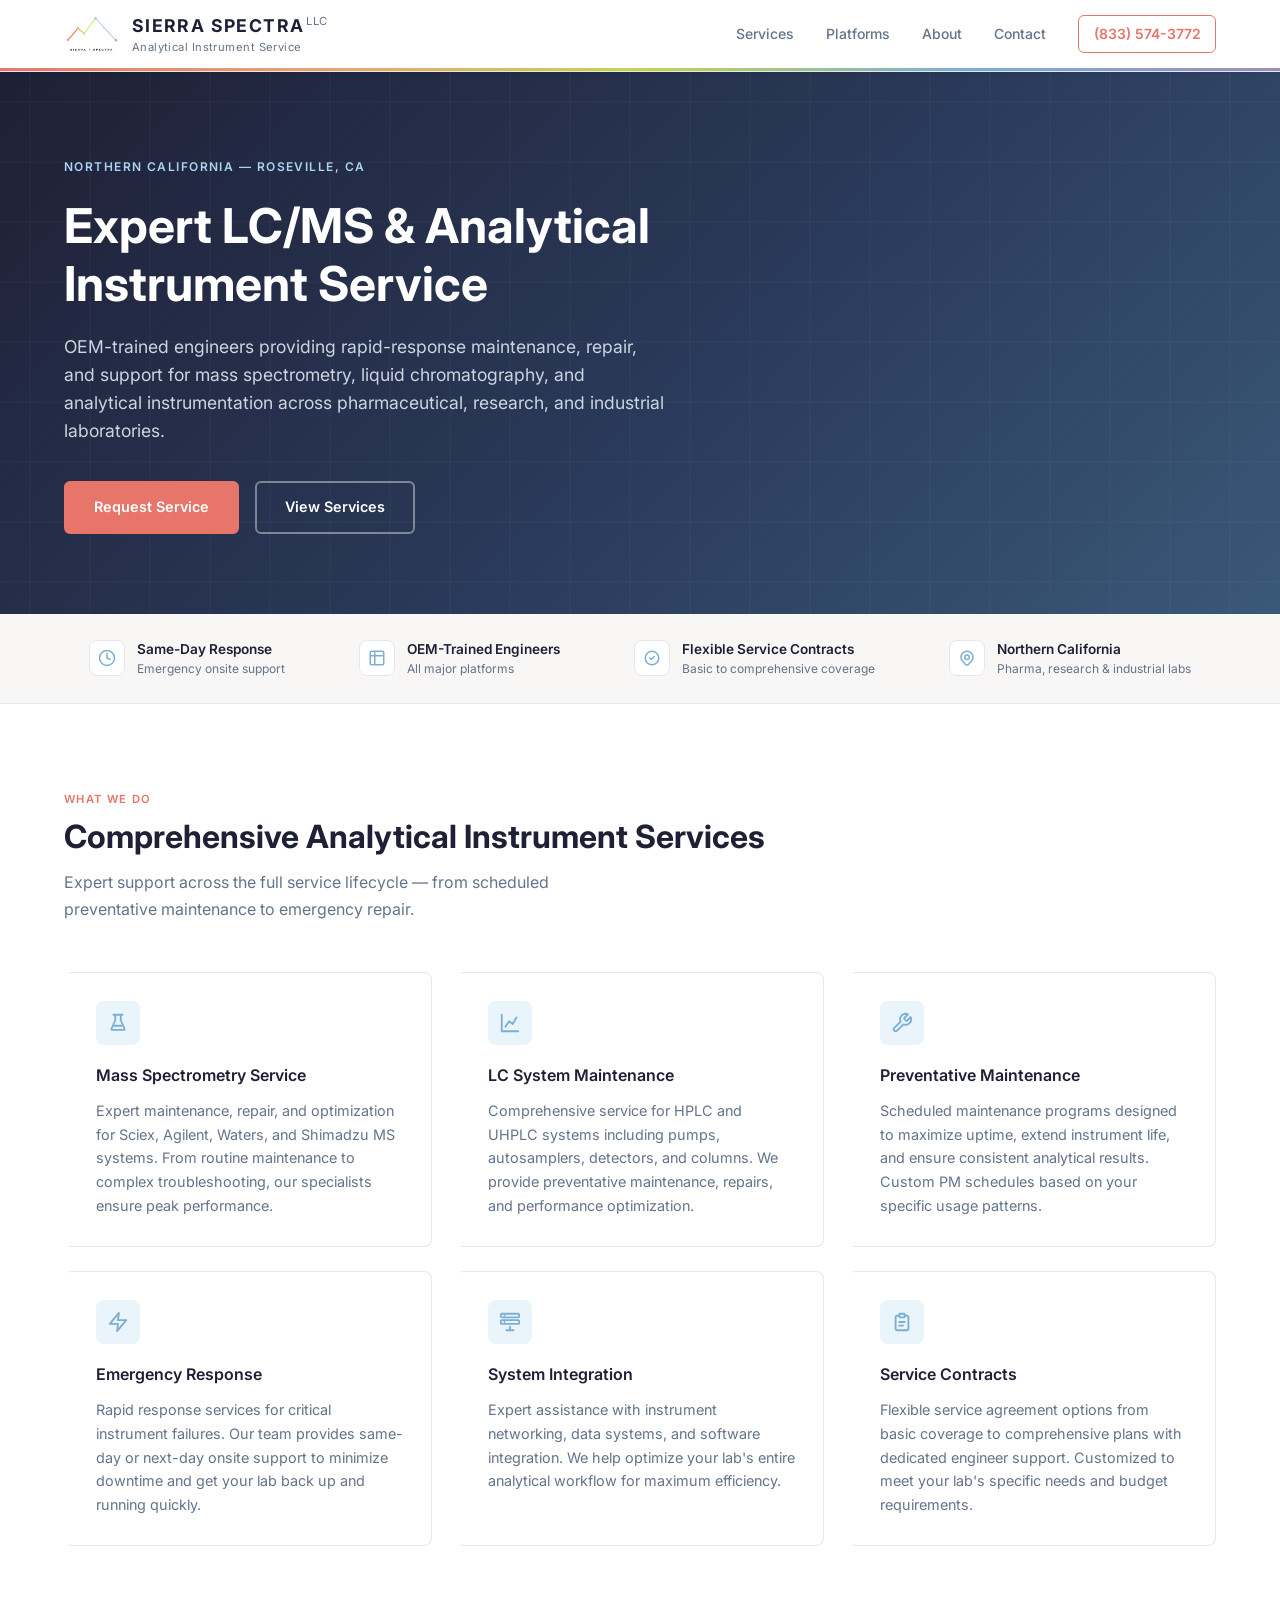
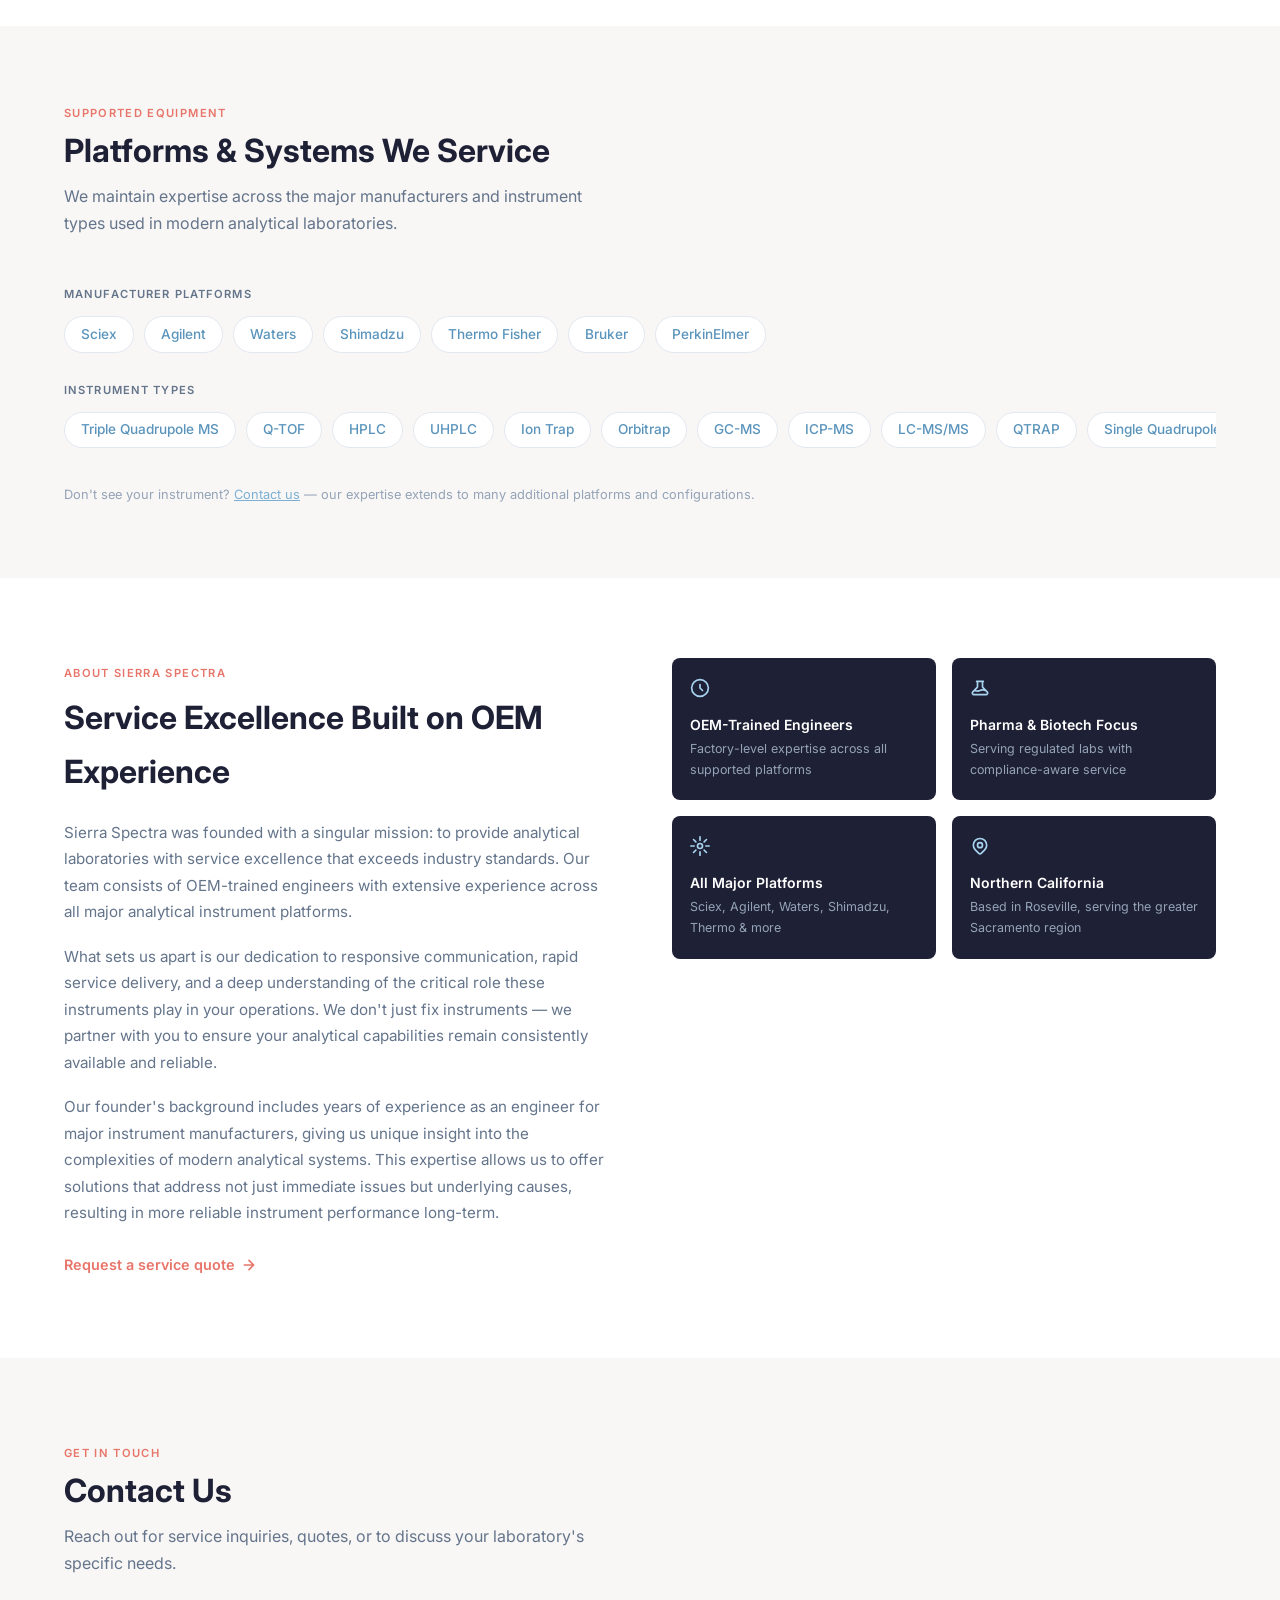
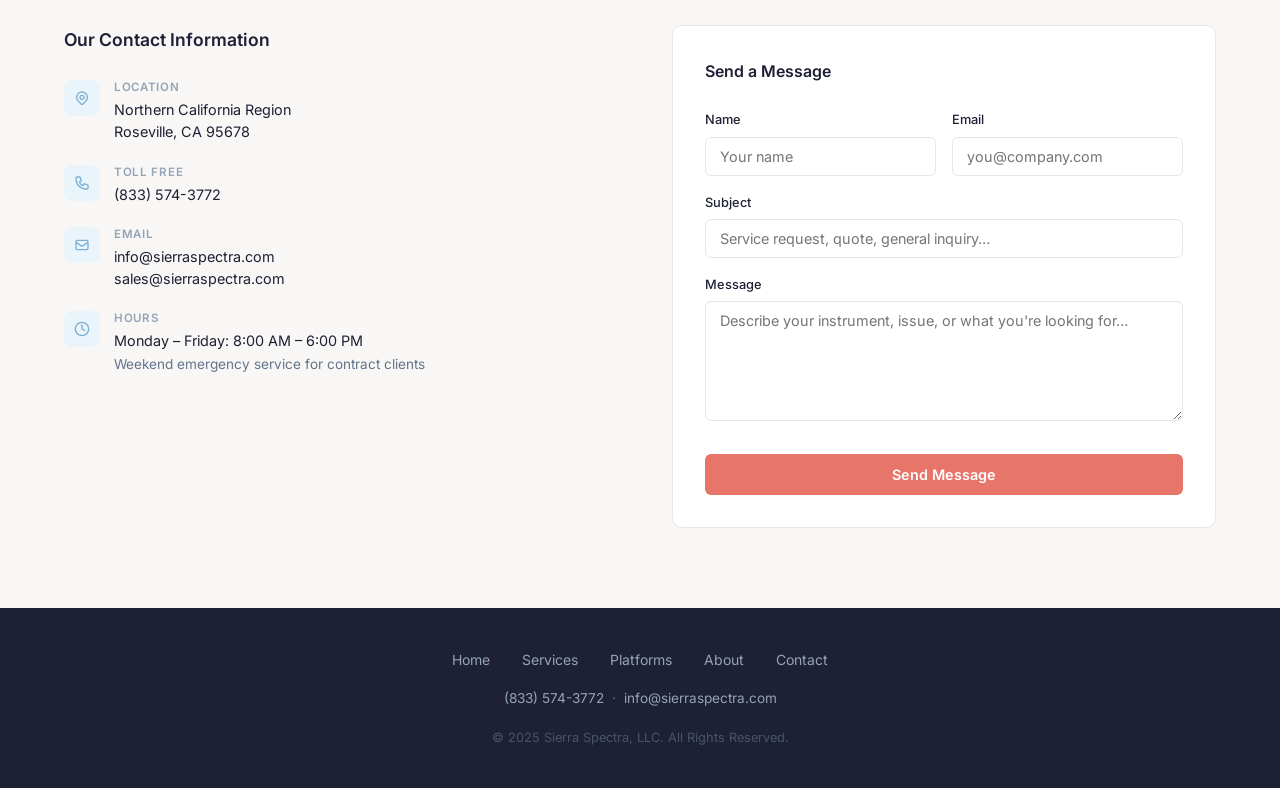
<file: previews/add-favicon-logo-R4ZT9/index.html>
<!DOCTYPE html>
<html lang="en">
<head>
    <meta charset="UTF-8">
    <meta name="viewport" content="width=device-width, initial-scale=1.0">
    <title>Sierra Spectra — Analytical Instrument Service Specialists</title>
    <link rel="icon" type="image/png" sizes="48x48" href="assets/favicon-48x48.png">
    <link rel="icon" type="image/svg+xml" href="assets/logo-mark.svg">
    <link rel="apple-touch-icon" sizes="180x180" href="assets/apple-touch-icon.png">
    <link rel="preconnect" href="https://fonts.googleapis.com">
    <link rel="preconnect" href="https://fonts.gstatic.com" crossorigin>
    <link href="https://fonts.googleapis.com/css2?family=Inter:wght@300;400;500;600;700&display=swap" rel="stylesheet">
    <style>
        :root {
            /* Brand palette — derived from Sierra Spectra logo */
            --coral:   #E8756A;   /* logo: leftmost dot  */
            --orange:  #E8A370;   /* logo: 2nd dot       */
            --lime:    #C5D44A;   /* logo: valley dot    */
            --sky:     #7BAFD4;   /* logo: peak dot      */
            --purple:  #9B8EB8;   /* logo: rightmost dot */

            /* Functional aliases */
            --navy:    #1e2035;   /* dark text / header bg */
            --blue:    #7BAFD4;   /* sky blue — links, icons, accents */
            --blue-dk: #5A94BC;   /* darker sky — hover states */
            --slate:   #64748b;
            --slate-lt:#94a3b8;
            --border:  #e2e8f0;
            --gray-bg: #f8f7f5;   /* very slightly warm off-white */
            --white:   #ffffff;
        }

        *, *::before, *::after {
            margin: 0;
            padding: 0;
            box-sizing: border-box;
        }

        html {
            scroll-behavior: smooth;
        }

        body {
            font-family: 'Inter', -apple-system, BlinkMacSystemFont, 'Segoe UI', sans-serif;
            font-size: 16px;
            line-height: 1.7;
            color: var(--navy);
            background: var(--white);
        }

        .container {
            width: 90%;
            max-width: 1200px;
            margin: 0 auto;
        }

        /* ===== NAVIGATION ===== */
        .nav {
            position: sticky;
            top: 0;
            z-index: 100;
            background: var(--white);
            border-bottom: 1px solid var(--border);
            box-shadow: 0 1px 3px rgba(0,0,0,0.08);
        }

        /* Spectrum accent bar — mirrors the logo's color gradient */
        .nav::after {
            content: '';
            display: block;
            height: 3px;
            background: linear-gradient(to right, #E8756A, #E8A370, #C5D44A, #7BAFD4, #9B8EB8);
        }

        .nav-inner {
            display: flex;
            align-items: center;
            justify-content: space-between;
            height: 68px;
        }

        .nav-logo {
            display: flex;
            flex-direction: row;
            align-items: center;
            gap: 0.6rem;
            text-decoration: none;
        }

        .nav-logo-img {
            height: 40px;
            width: auto;
            flex-shrink: 0;
        }

        .nav-logo-name {
            font-size: 1.1rem;
            font-weight: 700;
            letter-spacing: 0.08em;
            color: var(--navy);
        }

        .nav-logo-name span {
            font-weight: 400;
            font-size: 0.7rem;
            color: var(--slate);
            letter-spacing: 0.04em;
            vertical-align: super;
            margin-left: 2px;
        }

        .nav-logo-tag {
            font-size: 0.7rem;
            font-weight: 400;
            color: var(--slate);
            letter-spacing: 0.04em;
            margin-top: -2px;
        }

        .nav-right {
            display: flex;
            align-items: center;
            gap: 2rem;
        }

        .nav-links {
            display: flex;
            list-style: none;
            gap: 2rem;
        }

        .nav-links a {
            text-decoration: none;
            font-size: 0.875rem;
            font-weight: 500;
            color: var(--slate);
            transition: color 0.2s;
        }

        .nav-links a:hover {
            color: var(--blue);
        }

        .nav-phone {
            font-size: 0.875rem;
            font-weight: 600;
            color: var(--coral);
            text-decoration: none;
            border: 1.5px solid var(--coral);
            border-radius: 6px;
            padding: 0.4rem 0.9rem;
            transition: all 0.2s;
            white-space: nowrap;
        }

        .nav-phone:hover {
            background: var(--coral);
            color: var(--white);
        }

        .nav-hamburger {
            display: none;
            background: none;
            border: none;
            cursor: pointer;
            padding: 4px;
            color: var(--navy);
        }

        /* ===== HERO ===== */
        .hero {
            position: relative;
            min-height: 520px;
            display: flex;
            align-items: center;
            background: linear-gradient(135deg, #1e2035 0%, #2a3a5a 55%, #3a5878 100%);
            overflow: hidden;
        }

        .hero-pattern {
            position: absolute;
            inset: 0;
            background-image: url("data:image/svg+xml,%3Csvg xmlns='http://www.w3.org/2000/svg' width='60' height='60'%3E%3Cpath d='M0 0h60v60H0z' fill='none'/%3E%3Cpath d='M0 30h60M30 0v60' stroke='%23ffffff' stroke-width='0.5' opacity='0.08'/%3E%3C/svg%3E");
            pointer-events: none;
        }

        .hero-content {
            position: relative;
            z-index: 1;
            padding: 5rem 0;
        }

        .hero-eyebrow {
            display: inline-block;
            font-size: 0.75rem;
            font-weight: 600;
            letter-spacing: 0.12em;
            text-transform: uppercase;
            color: #a8d4f0;
            margin-bottom: 1.25rem;
        }

        .hero h1 {
            font-size: clamp(2rem, 4vw, 3rem);
            font-weight: 700;
            color: var(--white);
            line-height: 1.2;
            max-width: 680px;
            margin-bottom: 1.25rem;
        }

        .hero-sub {
            font-size: 1.1rem;
            font-weight: 400;
            color: #cbd5e1;
            max-width: 600px;
            margin-bottom: 2.25rem;
            line-height: 1.6;
        }

        .hero-ctas {
            display: flex;
            gap: 1rem;
            flex-wrap: wrap;
        }

        .btn-primary {
            display: inline-block;
            background: var(--coral);
            color: var(--white);
            font-size: 0.9rem;
            font-weight: 600;
            padding: 0.75rem 1.75rem;
            border-radius: 6px;
            text-decoration: none;
            transition: all 0.2s;
            border: 2px solid var(--coral);
        }

        .btn-primary:hover {
            background: #c95c52;
            border-color: #c95c52;
            transform: translateY(-1px);
        }

        .btn-ghost {
            display: inline-block;
            background: transparent;
            color: var(--white);
            font-size: 0.9rem;
            font-weight: 600;
            padding: 0.75rem 1.75rem;
            border-radius: 6px;
            text-decoration: none;
            border: 2px solid rgba(255,255,255,0.4);
            transition: all 0.2s;
        }

        .btn-ghost:hover {
            border-color: rgba(255,255,255,0.8);
            background: rgba(255,255,255,0.1);
        }

        /* ===== STATS BAR ===== */
        .stats-bar {
            background: var(--gray-bg);
            border-bottom: 1px solid var(--border);
            padding: 1.5rem 0;
        }

        .stats-grid {
            display: flex;
            justify-content: space-around;
            flex-wrap: wrap;
            gap: 1.5rem;
        }

        .stat-item {
            display: flex;
            align-items: center;
            gap: 0.75rem;
        }

        .stat-icon {
            width: 36px;
            height: 36px;
            background: var(--white);
            border-radius: 8px;
            border: 1px solid var(--border);
            display: flex;
            align-items: center;
            justify-content: center;
            flex-shrink: 0;
        }

        .stat-icon svg {
            width: 18px;
            height: 18px;
            color: var(--blue);
            stroke: var(--blue);
        }

        .stat-label {
            font-size: 0.85rem;
            font-weight: 600;
            color: var(--navy);
        }

        .stat-sub {
            font-size: 0.75rem;
            color: var(--slate);
            margin-top: -2px;
        }

        /* ===== SECTION HEADERS ===== */
        .section-header {
            margin-bottom: 3rem;
        }

        .section-header.centered {
            text-align: center;
        }

        .section-eyebrow {
            display: inline-block;
            font-size: 0.7rem;
            font-weight: 600;
            letter-spacing: 0.12em;
            text-transform: uppercase;
            color: var(--coral);
            margin-bottom: 0.5rem;
        }

        .section-header h2 {
            font-size: clamp(1.5rem, 3vw, 2rem);
            font-weight: 700;
            color: var(--navy);
            line-height: 1.25;
        }

        .section-header p {
            margin-top: 0.75rem;
            font-size: 1rem;
            color: var(--slate);
            max-width: 560px;
        }

        .section-header.centered p {
            margin-left: auto;
            margin-right: auto;
        }

        /* ===== SERVICES ===== */
        .services {
            padding: 5rem 0;
            background: var(--white);
        }

        .service-grid {
            display: grid;
            grid-template-columns: repeat(auto-fit, minmax(300px, 1fr));
            gap: 1.5rem;
        }

        .service-card {
            border: 1px solid var(--border);
            border-radius: 8px;
            padding: 1.75rem;
            background: var(--white);
            transition: all 0.2s;
            border-left: 4px solid transparent;
        }

        .service-card:hover {
            border-left-color: var(--coral);
            box-shadow: 0 4px 16px rgba(232,117,106,0.12);
            transform: translateY(-2px);
        }

        .service-card-icon {
            width: 44px;
            height: 44px;
            background: #eaf4fb;
            border-radius: 8px;
            display: flex;
            align-items: center;
            justify-content: center;
            margin-bottom: 1.1rem;
        }

        .service-card-icon svg {
            width: 22px;
            height: 22px;
            stroke: var(--blue);
        }

        .service-card h3 {
            font-size: 1rem;
            font-weight: 600;
            color: var(--navy);
            margin-bottom: 0.6rem;
        }

        .service-card p {
            font-size: 0.9rem;
            color: var(--slate);
            line-height: 1.65;
        }

        /* ===== PLATFORMS WE SERVICE ===== */
        .platforms {
            padding: 4.5rem 0;
            background: var(--gray-bg);
        }

        .scroll-row {
            margin-top: 1.5rem;
        }

        .scroll-row-label {
            font-size: 0.7rem;
            font-weight: 600;
            letter-spacing: 0.1em;
            text-transform: uppercase;
            color: var(--slate);
            margin-bottom: 0.75rem;
        }

        .scroll-track {
            display: flex;
            gap: 0.625rem;
            overflow-x: auto;
            padding-bottom: 0.5rem;
            scrollbar-width: none;
            -ms-overflow-style: none;
        }

        .scroll-track::-webkit-scrollbar {
            display: none;
        }

        .scroll-pill {
            flex-shrink: 0;
            display: inline-block;
            background: var(--white);
            border: 1px solid var(--border);
            border-radius: 9999px;
            padding: 0.35rem 1rem;
            font-size: 0.85rem;
            font-weight: 500;
            color: var(--blue-dk);
            white-space: nowrap;
            cursor: default;
            transition: border-color 0.15s;
        }

        .scroll-pill:hover {
            border-color: var(--blue);
        }

        .scroll-row + .scroll-row {
            margin-top: 1.25rem;
        }

        .platforms-note {
            margin-top: 1.75rem;
            font-size: 0.8rem;
            color: var(--slate-lt);
        }

        /* ===== ABOUT ===== */
        .about {
            padding: 5rem 0;
            background: var(--white);
        }

        .about-grid {
            display: grid;
            grid-template-columns: 1fr 1fr;
            gap: 4rem;
            align-items: start;
        }

        .about-text h2 {
            font-size: clamp(1.5rem, 3vw, 2rem);
            font-weight: 700;
            color: var(--navy);
            margin-bottom: 1.25rem;
        }

        .about-text p {
            font-size: 0.95rem;
            color: var(--slate);
            margin-bottom: 1.1rem;
            line-height: 1.75;
        }

        .about-cta {
            display: inline-flex;
            align-items: center;
            gap: 0.4rem;
            font-size: 0.9rem;
            font-weight: 600;
            color: var(--coral);
            text-decoration: none;
            margin-top: 0.5rem;
            transition: gap 0.2s;
        }

        .about-cta:hover {
            gap: 0.7rem;
        }

        .about-highlights {
            display: grid;
            grid-template-columns: 1fr 1fr;
            gap: 1rem;
        }

        .highlight-card {
            background: var(--navy);
            border-radius: 8px;
            padding: 1.25rem 1.1rem;
            color: var(--white);
        }

        .highlight-card svg {
            width: 20px;
            height: 20px;
            stroke: #a8d4f0;
            margin-bottom: 0.6rem;
        }

        .highlight-card h4 {
            font-size: 0.875rem;
            font-weight: 600;
            color: var(--white);
            line-height: 1.3;
        }

        .highlight-card p {
            font-size: 0.78rem;
            color: #94a3b8;
            margin-top: 0.25rem;
        }

        /* ===== CONTACT ===== */
        .contact {
            padding: 5rem 0;
            background: var(--gray-bg);
        }

        .contact-grid {
            display: grid;
            grid-template-columns: 1fr 1fr;
            gap: 4rem;
        }

        .contact-info h3 {
            font-size: 1.1rem;
            font-weight: 600;
            color: var(--navy);
            margin-bottom: 1.5rem;
        }

        .contact-detail {
            display: flex;
            align-items: flex-start;
            gap: 0.875rem;
            margin-bottom: 1.25rem;
        }

        .contact-detail-icon {
            width: 36px;
            height: 36px;
            background: #eaf4fb;
            border-radius: 8px;
            display: flex;
            align-items: center;
            justify-content: center;
            flex-shrink: 0;
            margin-top: 1px;
        }

        .contact-detail-icon svg {
            width: 16px;
            height: 16px;
            stroke: var(--blue);
        }

        .contact-detail-text {
            font-size: 0.9rem;
            color: var(--navy);
            line-height: 1.55;
        }

        .contact-detail-text a {
            color: var(--navy);
            text-decoration: none;
        }

        .contact-detail-text a:hover {
            color: var(--blue);
            text-decoration: underline;
        }

        .contact-detail-text .label {
            font-size: 0.72rem;
            font-weight: 600;
            letter-spacing: 0.06em;
            text-transform: uppercase;
            color: var(--slate-lt);
            display: block;
            margin-bottom: 2px;
        }

        /* Contact Form */
        .contact-form-wrap {
            background: var(--white);
            border: 1px solid var(--border);
            border-radius: 10px;
            padding: 2rem;
        }

        .contact-form-wrap h3 {
            font-size: 1rem;
            font-weight: 600;
            color: var(--navy);
            margin-bottom: 1.5rem;
        }

        .form-group {
            margin-bottom: 1rem;
        }

        .form-group label {
            display: block;
            font-size: 0.8rem;
            font-weight: 500;
            color: var(--navy);
            margin-bottom: 0.35rem;
        }

        .form-group input,
        .form-group textarea,
        .form-group select {
            width: 100%;
            padding: 0.625rem 0.875rem;
            border: 1px solid var(--border);
            border-radius: 6px;
            font-size: 0.9rem;
            font-family: inherit;
            color: var(--navy);
            background: var(--white);
            transition: border-color 0.15s, box-shadow 0.15s;
            appearance: none;
        }

        .form-group input:focus,
        .form-group textarea:focus,
        .form-group select:focus {
            outline: none;
            border-color: var(--blue);
            box-shadow: 0 0 0 3px rgba(123,175,212,0.2);
        }

        .form-group textarea {
            height: 120px;
            resize: vertical;
        }

        .form-row {
            display: grid;
            grid-template-columns: 1fr 1fr;
            gap: 1rem;
        }

        .btn-submit {
            width: 100%;
            background: var(--coral);
            color: var(--white);
            border: none;
            padding: 0.75rem;
            font-size: 0.9rem;
            font-weight: 600;
            font-family: inherit;
            border-radius: 6px;
            cursor: pointer;
            transition: background 0.2s;
            margin-top: 0.5rem;
        }

        .btn-submit:hover {
            background: #c95c52;
        }

        /* ===== FOOTER ===== */
        footer {
            background: var(--navy);
            color: #94a3b8;
            padding: 2.5rem 0;
        }

        .footer-inner {
            display: flex;
            flex-direction: column;
            align-items: center;
            gap: 1rem;
            text-align: center;
        }

        .footer-links {
            display: flex;
            gap: 2rem;
            flex-wrap: wrap;
            justify-content: center;
        }

        .footer-links a {
            color: #94a3b8;
            text-decoration: none;
            font-size: 0.875rem;
            transition: color 0.2s;
        }

        .footer-links a:hover {
            color: var(--white);
        }

        .footer-contact {
            font-size: 0.85rem;
            color: #64748b;
        }

        .footer-contact a {
            color: #94a3b8;
            text-decoration: none;
        }

        .footer-contact a:hover {
            color: var(--white);
        }

        .footer-copy {
            font-size: 0.8rem;
            color: #475569;
        }

        /* ===== MOBILE NAV ===== */
        .mobile-menu {
            display: none;
            padding: 1rem 0;
            border-top: 1px solid var(--border);
            background: var(--white);
        }

        .mobile-menu.open {
            display: block;
        }

        .mobile-menu ul {
            list-style: none;
            display: flex;
            flex-direction: column;
            gap: 0.25rem;
        }

        .mobile-menu a {
            display: block;
            padding: 0.6rem 0;
            font-size: 0.95rem;
            font-weight: 500;
            color: var(--navy);
            text-decoration: none;
        }

        .mobile-menu a:hover {
            color: var(--blue);
        }

        .mobile-phone {
            display: block;
            margin-top: 0.75rem;
            padding-top: 0.75rem;
            border-top: 1px solid var(--border);
            font-size: 0.9rem;
            font-weight: 600;
            color: var(--coral);
            text-decoration: none;
        }

        /* ===== RESPONSIVE ===== */
        @media (max-width: 768px) {
            .nav-links,
            .nav-phone {
                display: none;
            }

            .nav-hamburger {
                display: flex;
            }

            .stats-grid {
                display: grid;
                grid-template-columns: 1fr 1fr;
                gap: 1rem;
            }

            .about-grid,
            .contact-grid {
                grid-template-columns: 1fr;
                gap: 2.5rem;
            }

            .about-highlights {
                grid-template-columns: 1fr 1fr;
            }

            .form-row {
                grid-template-columns: 1fr;
            }

            .hero-ctas {
                flex-direction: column;
                align-items: flex-start;
            }

            .btn-primary,
            .btn-ghost {
                width: 100%;
                text-align: center;
            }
        }

        @media (max-width: 480px) {
            .stats-grid {
                grid-template-columns: 1fr;
            }

            .about-highlights {
                grid-template-columns: 1fr;
            }
        }
    </style>
</head>
<body>

    <!-- NAVIGATION -->
    <header>
        <nav class="nav">
            <div class="container">
                <div class="nav-inner">
                    <a href="#home" class="nav-logo">
                        <img src="assets/SSLogo_FullColor.png" alt="Sierra Spectra logo mark" class="nav-logo-img">
                        <div>
                            <div class="nav-logo-name">SIERRA SPECTRA<span>LLC</span></div>
                            <div class="nav-logo-tag">Analytical Instrument Service</div>
                        </div>
                    </a>

                    <div class="nav-right">
                        <ul class="nav-links">
                            <li><a href="#services">Services</a></li>
                            <li><a href="#platforms">Platforms</a></li>
                            <li><a href="#about">About</a></li>
                            <li><a href="#contact">Contact</a></li>
                        </ul>
                        <a href="tel:8335743772" class="nav-phone">(833) 574-3772</a>
                    </div>

                    <button class="nav-hamburger" aria-label="Toggle menu" onclick="document.querySelector('.mobile-menu').classList.toggle('open')">
                        <svg width="22" height="22" viewBox="0 0 24 24" fill="none" stroke="currentColor" stroke-width="2" stroke-linecap="round" stroke-linejoin="round">
                            <line x1="3" y1="6" x2="21" y2="6"/>
                            <line x1="3" y1="12" x2="21" y2="12"/>
                            <line x1="3" y1="18" x2="21" y2="18"/>
                        </svg>
                    </button>
                </div>

                <div class="mobile-menu">
                    <ul>
                        <li><a href="#services" onclick="this.closest('.mobile-menu').classList.remove('open')">Services</a></li>
                        <li><a href="#platforms" onclick="this.closest('.mobile-menu').classList.remove('open')">Platforms</a></li>
                        <li><a href="#about" onclick="this.closest('.mobile-menu').classList.remove('open')">About</a></li>
                        <li><a href="#contact" onclick="this.closest('.mobile-menu').classList.remove('open')">Contact</a></li>
                    </ul>
                    <a href="tel:8335743772" class="mobile-phone">(833) 574-3772</a>
                </div>
            </div>
        </nav>
    </header>

    <!-- HERO -->
    <section id="home" class="hero">
        <div class="hero-pattern"></div>
        <div class="container hero-content">
            <div class="hero-eyebrow">Northern California &mdash; Roseville, CA</div>
            <h1>Expert LC/MS &amp; Analytical Instrument Service</h1>
            <p class="hero-sub">OEM-trained engineers providing rapid-response maintenance, repair, and support for mass spectrometry, liquid chromatography, and analytical instrumentation across pharmaceutical, research, and industrial laboratories.</p>
            <div class="hero-ctas">
                <a href="#contact" class="btn-primary">Request Service</a>
                <a href="#services" class="btn-ghost">View Services</a>
            </div>
        </div>
    </section>

    <!-- STATS BAR -->
    <section class="stats-bar">
        <div class="container">
            <div class="stats-grid">
                <div class="stat-item">
                    <div class="stat-icon">
                        <svg viewBox="0 0 24 24" fill="none" stroke-width="2" stroke-linecap="round" stroke-linejoin="round">
                            <path d="M12 2a10 10 0 100 20 10 10 0 000-20z"/>
                            <path d="M12 6v6l4 2"/>
                        </svg>
                    </div>
                    <div>
                        <div class="stat-label">Same-Day Response</div>
                        <div class="stat-sub">Emergency onsite support</div>
                    </div>
                </div>

                <div class="stat-item">
                    <div class="stat-icon">
                        <svg viewBox="0 0 24 24" fill="none" stroke-width="2" stroke-linecap="round" stroke-linejoin="round">
                            <path d="M9 3H5a2 2 0 00-2 2v4m6-6h10a2 2 0 012 2v4M9 3v18m0 0h10a2 2 0 002-2V9M9 21H5a2 2 0 01-2-2V9m0 0h18"/>
                        </svg>
                    </div>
                    <div>
                        <div class="stat-label">OEM-Trained Engineers</div>
                        <div class="stat-sub">All major platforms</div>
                    </div>
                </div>

                <div class="stat-item">
                    <div class="stat-icon">
                        <svg viewBox="0 0 24 24" fill="none" stroke-width="2" stroke-linecap="round" stroke-linejoin="round">
                            <path d="M9 12l2 2 4-4m6 2a9 9 0 11-18 0 9 9 0 0118 0z"/>
                        </svg>
                    </div>
                    <div>
                        <div class="stat-label">Flexible Service Contracts</div>
                        <div class="stat-sub">Basic to comprehensive coverage</div>
                    </div>
                </div>

                <div class="stat-item">
                    <div class="stat-icon">
                        <svg viewBox="0 0 24 24" fill="none" stroke-width="2" stroke-linecap="round" stroke-linejoin="round">
                            <path d="M17.657 16.657L13.414 20.9a1.998 1.998 0 01-2.827 0l-4.244-4.243a8 8 0 1111.314 0z"/>
                            <path d="M15 11a3 3 0 11-6 0 3 3 0 016 0z"/>
                        </svg>
                    </div>
                    <div>
                        <div class="stat-label">Northern California</div>
                        <div class="stat-sub">Pharma, research &amp; industrial labs</div>
                    </div>
                </div>
            </div>
        </div>
    </section>

    <!-- SERVICES -->
    <section id="services" class="services">
        <div class="container">
            <div class="section-header">
                <div class="section-eyebrow">What We Do</div>
                <h2>Comprehensive Analytical Instrument Services</h2>
                <p>Expert support across the full service lifecycle — from scheduled preventative maintenance to emergency repair.</p>
            </div>

            <div class="service-grid">

                <div class="service-card">
                    <div class="service-card-icon">
                        <!-- Flask / beaker icon -->
                        <svg viewBox="0 0 24 24" fill="none" stroke-width="2" stroke-linecap="round" stroke-linejoin="round">
                            <path d="M9 3h6m-6 0v6l-4 9a1 1 0 00.9 1.45h12.2A1 1 0 0019 18l-4-9V3M9 3H7m8 0h2"/>
                            <path d="M7.8 15h8.4"/>
                        </svg>
                    </div>
                    <h3>Mass Spectrometry Service</h3>
                    <p>Expert maintenance, repair, and optimization for Sciex, Agilent, Waters, and Shimadzu MS systems. From routine maintenance to complex troubleshooting, our specialists ensure peak performance.</p>
                </div>

                <div class="service-card">
                    <div class="service-card-icon">
                        <!-- Chart / LC icon -->
                        <svg viewBox="0 0 24 24" fill="none" stroke-width="2" stroke-linecap="round" stroke-linejoin="round">
                            <path d="M3 3v18h18"/>
                            <path d="M7 16l4-6 4 3 4-7"/>
                        </svg>
                    </div>
                    <h3>LC System Maintenance</h3>
                    <p>Comprehensive service for HPLC and UHPLC systems including pumps, autosamplers, detectors, and columns. We provide preventative maintenance, repairs, and performance optimization.</p>
                </div>

                <div class="service-card">
                    <div class="service-card-icon">
                        <!-- Wrench icon -->
                        <svg viewBox="0 0 24 24" fill="none" stroke-width="2" stroke-linecap="round" stroke-linejoin="round">
                            <path d="M14.7 6.3a1 1 0 000 1.4l1.6 1.6a1 1 0 001.4 0l3.77-3.77a6 6 0 01-7.94 7.94l-6.91 6.91a2.12 2.12 0 01-3-3l6.91-6.91a6 6 0 017.94-7.94l-3.76 3.76z"/>
                        </svg>
                    </div>
                    <h3>Preventative Maintenance</h3>
                    <p>Scheduled maintenance programs designed to maximize uptime, extend instrument life, and ensure consistent analytical results. Custom PM schedules based on your specific usage patterns.</p>
                </div>

                <div class="service-card">
                    <div class="service-card-icon">
                        <!-- Lightning bolt icon -->
                        <svg viewBox="0 0 24 24" fill="none" stroke-width="2" stroke-linecap="round" stroke-linejoin="round">
                            <path d="M13 2L3 14h9l-1 8 10-12h-9l1-8z"/>
                        </svg>
                    </div>
                    <h3>Emergency Response</h3>
                    <p>Rapid response services for critical instrument failures. Our team provides same-day or next-day onsite support to minimize downtime and get your lab back up and running quickly.</p>
                </div>

                <div class="service-card">
                    <div class="service-card-icon">
                        <!-- Network / server icon -->
                        <svg viewBox="0 0 24 24" fill="none" stroke-width="2" stroke-linecap="round" stroke-linejoin="round">
                            <rect x="2" y="3" width="20" height="4" rx="1"/>
                            <rect x="2" y="10" width="20" height="4" rx="1"/>
                            <path d="M6 5h.01M6 12h.01"/>
                            <path d="M12 17v4m-4 0h8"/>
                        </svg>
                    </div>
                    <h3>System Integration</h3>
                    <p>Expert assistance with instrument networking, data systems, and software integration. We help optimize your lab's entire analytical workflow for maximum efficiency.</p>
                </div>

                <div class="service-card">
                    <div class="service-card-icon">
                        <!-- Document / contract icon -->
                        <svg viewBox="0 0 24 24" fill="none" stroke-width="2" stroke-linecap="round" stroke-linejoin="round">
                            <path d="M9 5H7a2 2 0 00-2 2v12a2 2 0 002 2h10a2 2 0 002-2V7a2 2 0 00-2-2h-2"/>
                            <rect x="9" y="3" width="6" height="4" rx="1"/>
                            <path d="M9 12h6M9 16h4"/>
                        </svg>
                    </div>
                    <h3>Service Contracts</h3>
                    <p>Flexible service agreement options from basic coverage to comprehensive plans with dedicated engineer support. Customized to meet your lab's specific needs and budget requirements.</p>
                </div>

            </div>
        </div>
    </section>

    <!-- PLATFORMS WE SERVICE -->
    <section id="platforms" class="platforms">
        <div class="container">
            <div class="section-header">
                <div class="section-eyebrow">Supported Equipment</div>
                <h2>Platforms &amp; Systems We Service</h2>
                <p>We maintain expertise across the major manufacturers and instrument types used in modern analytical laboratories.</p>
            </div>

            <div class="scroll-row">
                <div class="scroll-row-label">Manufacturer Platforms</div>
                <div class="scroll-track" role="list" aria-label="Supported manufacturer platforms">
                    <span class="scroll-pill">Sciex</span>
                    <span class="scroll-pill">Agilent</span>
                    <span class="scroll-pill">Waters</span>
                    <span class="scroll-pill">Shimadzu</span>
                    <span class="scroll-pill">Thermo Fisher</span>
                    <span class="scroll-pill">Bruker</span>
                    <span class="scroll-pill">PerkinElmer</span>
                </div>
            </div>

            <div class="scroll-row">
                <div class="scroll-row-label">Instrument Types</div>
                <div class="scroll-track" role="list" aria-label="Supported instrument types">
                    <span class="scroll-pill">Triple Quadrupole MS</span>
                    <span class="scroll-pill">Q-TOF</span>
                    <span class="scroll-pill">HPLC</span>
                    <span class="scroll-pill">UHPLC</span>
                    <span class="scroll-pill">Ion Trap</span>
                    <span class="scroll-pill">Orbitrap</span>
                    <span class="scroll-pill">GC-MS</span>
                    <span class="scroll-pill">ICP-MS</span>
                    <span class="scroll-pill">LC-MS/MS</span>
                    <span class="scroll-pill">QTRAP</span>
                    <span class="scroll-pill">Single Quadrupole</span>
                </div>
            </div>

            <p class="platforms-note">Don't see your instrument? <a href="#contact" style="color: var(--blue);">Contact us</a> — our expertise extends to many additional platforms and configurations.</p>
        </div>
    </section>

    <!-- ABOUT -->
    <section id="about" class="about">
        <div class="container">
            <div class="about-grid">
                <div class="about-text">
                    <div class="section-eyebrow">About Sierra Spectra</div>
                    <h2>Service Excellence Built on OEM Experience</h2>

                    <p>Sierra Spectra was founded with a singular mission: to provide analytical laboratories with service excellence that exceeds industry standards. Our team consists of OEM-trained engineers with extensive experience across all major analytical instrument platforms.</p>

                    <p>What sets us apart is our dedication to responsive communication, rapid service delivery, and a deep understanding of the critical role these instruments play in your operations. We don't just fix instruments — we partner with you to ensure your analytical capabilities remain consistently available and reliable.</p>

                    <p>Our founder's background includes years of experience as an engineer for major instrument manufacturers, giving us unique insight into the complexities of modern analytical systems. This expertise allows us to offer solutions that address not just immediate issues but underlying causes, resulting in more reliable instrument performance long-term.</p>

                    <a href="#contact" class="about-cta">
                        Request a service quote
                        <svg width="16" height="16" viewBox="0 0 24 24" fill="none" stroke="currentColor" stroke-width="2.5" stroke-linecap="round" stroke-linejoin="round">
                            <path d="M5 12h14M12 5l7 7-7 7"/>
                        </svg>
                    </a>
                </div>

                <div class="about-highlights">
                    <div class="highlight-card">
                        <svg viewBox="0 0 24 24" fill="none" stroke-width="2" stroke-linecap="round" stroke-linejoin="round">
                            <path d="M12 2a10 10 0 100 20 10 10 0 000-20z"/>
                            <path d="M12 8v4l3 3"/>
                        </svg>
                        <h4>OEM-Trained Engineers</h4>
                        <p>Factory-level expertise across all supported platforms</p>
                    </div>

                    <div class="highlight-card">
                        <svg viewBox="0 0 24 24" fill="none" stroke-width="2" stroke-linecap="round" stroke-linejoin="round">
                            <path d="M19.428 15.428a2 2 0 00-1.022-.547l-2.387-.477a6 6 0 00-3.86.517l-.318.158a6 6 0 01-3.86.517L6.05 15.21a2 2 0 00-1.806.547M8 4h8l-1 1v5.172a2 2 0 00.586 1.414l5 5c1.26 1.26.367 3.414-1.415 3.414H4.828c-1.78 0-2.674-2.154-1.414-3.414l5-5A2 2 0 009 10.172V5L8 4z"/>
                        </svg>
                        <h4>Pharma &amp; Biotech Focus</h4>
                        <p>Serving regulated labs with compliance-aware service</p>
                    </div>

                    <div class="highlight-card">
                        <svg viewBox="0 0 24 24" fill="none" stroke-width="2" stroke-linecap="round" stroke-linejoin="round">
                            <circle cx="12" cy="12" r="3"/>
                            <path d="M12 1v4M12 19v4M4.22 4.22l2.83 2.83M16.95 16.95l2.83 2.83M1 12h4M19 12h4M4.22 19.78l2.83-2.83M16.95 7.05l2.83-2.83"/>
                        </svg>
                        <h4>All Major Platforms</h4>
                        <p>Sciex, Agilent, Waters, Shimadzu, Thermo &amp; more</p>
                    </div>

                    <div class="highlight-card">
                        <svg viewBox="0 0 24 24" fill="none" stroke-width="2" stroke-linecap="round" stroke-linejoin="round">
                            <path d="M17.657 16.657L13.414 20.9a1.998 1.998 0 01-2.827 0l-4.244-4.243a8 8 0 1111.314 0z"/>
                            <path d="M15 11a3 3 0 11-6 0 3 3 0 016 0z"/>
                        </svg>
                        <h4>Northern California</h4>
                        <p>Based in Roseville, serving the greater Sacramento region</p>
                    </div>
                </div>
            </div>
        </div>
    </section>

    <!-- CONTACT -->
    <section id="contact" class="contact">
        <div class="container">
            <div class="section-header">
                <div class="section-eyebrow">Get In Touch</div>
                <h2>Contact Us</h2>
                <p>Reach out for service inquiries, quotes, or to discuss your laboratory's specific needs.</p>
            </div>

            <div class="contact-grid">
                <div class="contact-info">
                    <h3>Our Contact Information</h3>

                    <div class="contact-detail">
                        <div class="contact-detail-icon">
                            <svg viewBox="0 0 24 24" fill="none" stroke-width="2" stroke-linecap="round" stroke-linejoin="round">
                                <path d="M17.657 16.657L13.414 20.9a1.998 1.998 0 01-2.827 0l-4.244-4.243a8 8 0 1111.314 0z"/>
                                <path d="M15 11a3 3 0 11-6 0 3 3 0 016 0z"/>
                            </svg>
                        </div>
                        <div class="contact-detail-text">
                            <span class="label">Location</span>
                            Northern California Region<br>
                            Roseville, CA 95678
                        </div>
                    </div>

                    <div class="contact-detail">
                        <div class="contact-detail-icon">
                            <svg viewBox="0 0 24 24" fill="none" stroke-width="2" stroke-linecap="round" stroke-linejoin="round">
                                <path d="M3 5a2 2 0 012-2h3.28a1 1 0 01.948.684l1.498 4.493a1 1 0 01-.502 1.21l-2.257 1.13a11.042 11.042 0 005.516 5.516l1.13-2.257a1 1 0 011.21-.502l4.493 1.498a1 1 0 01.684.949V19a2 2 0 01-2 2h-1C9.716 21 3 14.284 3 6V5z"/>
                            </svg>
                        </div>
                        <div class="contact-detail-text">
                            <span class="label">Toll Free</span>
                            <a href="tel:8335743772">(833) 574-3772</a>
                        </div>
                    </div>

                    <div class="contact-detail">
                        <div class="contact-detail-icon">
                            <svg viewBox="0 0 24 24" fill="none" stroke-width="2" stroke-linecap="round" stroke-linejoin="round">
                                <path d="M3 8l7.89 5.26a2 2 0 002.22 0L21 8M5 19h14a2 2 0 002-2V7a2 2 0 00-2-2H5a2 2 0 00-2 2v10a2 2 0 002 2z"/>
                            </svg>
                        </div>
                        <div class="contact-detail-text">
                            <span class="label">Email</span>
                            <a href="mailto:info@sierraspectra.com">info@sierraspectra.com</a><br>
                            <a href="mailto:sales@sierraspectra.com">sales@sierraspectra.com</a>
                        </div>
                    </div>

                    <div class="contact-detail">
                        <div class="contact-detail-icon">
                            <svg viewBox="0 0 24 24" fill="none" stroke-width="2" stroke-linecap="round" stroke-linejoin="round">
                                <circle cx="12" cy="12" r="10"/>
                                <path d="M12 6v6l4 2"/>
                            </svg>
                        </div>
                        <div class="contact-detail-text">
                            <span class="label">Hours</span>
                            Monday &ndash; Friday: 8:00 AM &ndash; 6:00 PM<br>
                            <span style="color: var(--slate); font-size: 0.85rem;">Weekend emergency service for contract clients</span>
                        </div>
                    </div>
                </div>

                <div class="contact-form-wrap">
                    <h3>Send a Message</h3>
                    <form action="https://formspree.io/f/xaneznog" method="POST">
                        <div class="form-row">
                            <div class="form-group">
                                <label for="name">Name</label>
                                <input type="text" id="name" name="name" placeholder="Your name" required>
                            </div>
                            <div class="form-group">
                                <label for="email">Email</label>
                                <input type="email" id="email" name="email" placeholder="you@company.com" required>
                            </div>
                        </div>
                        <div class="form-group">
                            <label for="subject">Subject</label>
                            <input type="text" id="subject" name="subject" placeholder="Service request, quote, general inquiry…">
                        </div>
                        <div class="form-group">
                            <label for="message">Message</label>
                            <textarea id="message" name="message" placeholder="Describe your instrument, issue, or what you're looking for…" required></textarea>
                        </div>
                        <button type="submit" class="btn-submit">Send Message</button>
                    </form>
                </div>
            </div>
        </div>
    </section>

    <!-- FOOTER -->
    <footer>
        <div class="container">
            <div class="footer-inner">
                <div class="footer-links">
                    <a href="#home">Home</a>
                    <a href="#services">Services</a>
                    <a href="#platforms">Platforms</a>
                    <a href="#about">About</a>
                    <a href="#contact">Contact</a>
                </div>
                <div class="footer-contact">
                    <a href="tel:8335743772">(833) 574-3772</a>
                    &nbsp;&middot;&nbsp;
                    <a href="mailto:info@sierraspectra.com">info@sierraspectra.com</a>
                </div>
                <div class="footer-copy">&copy; 2025 Sierra Spectra, LLC. All Rights Reserved.</div>
            </div>
        </div>
    </footer>

</body>
</html>
</file>
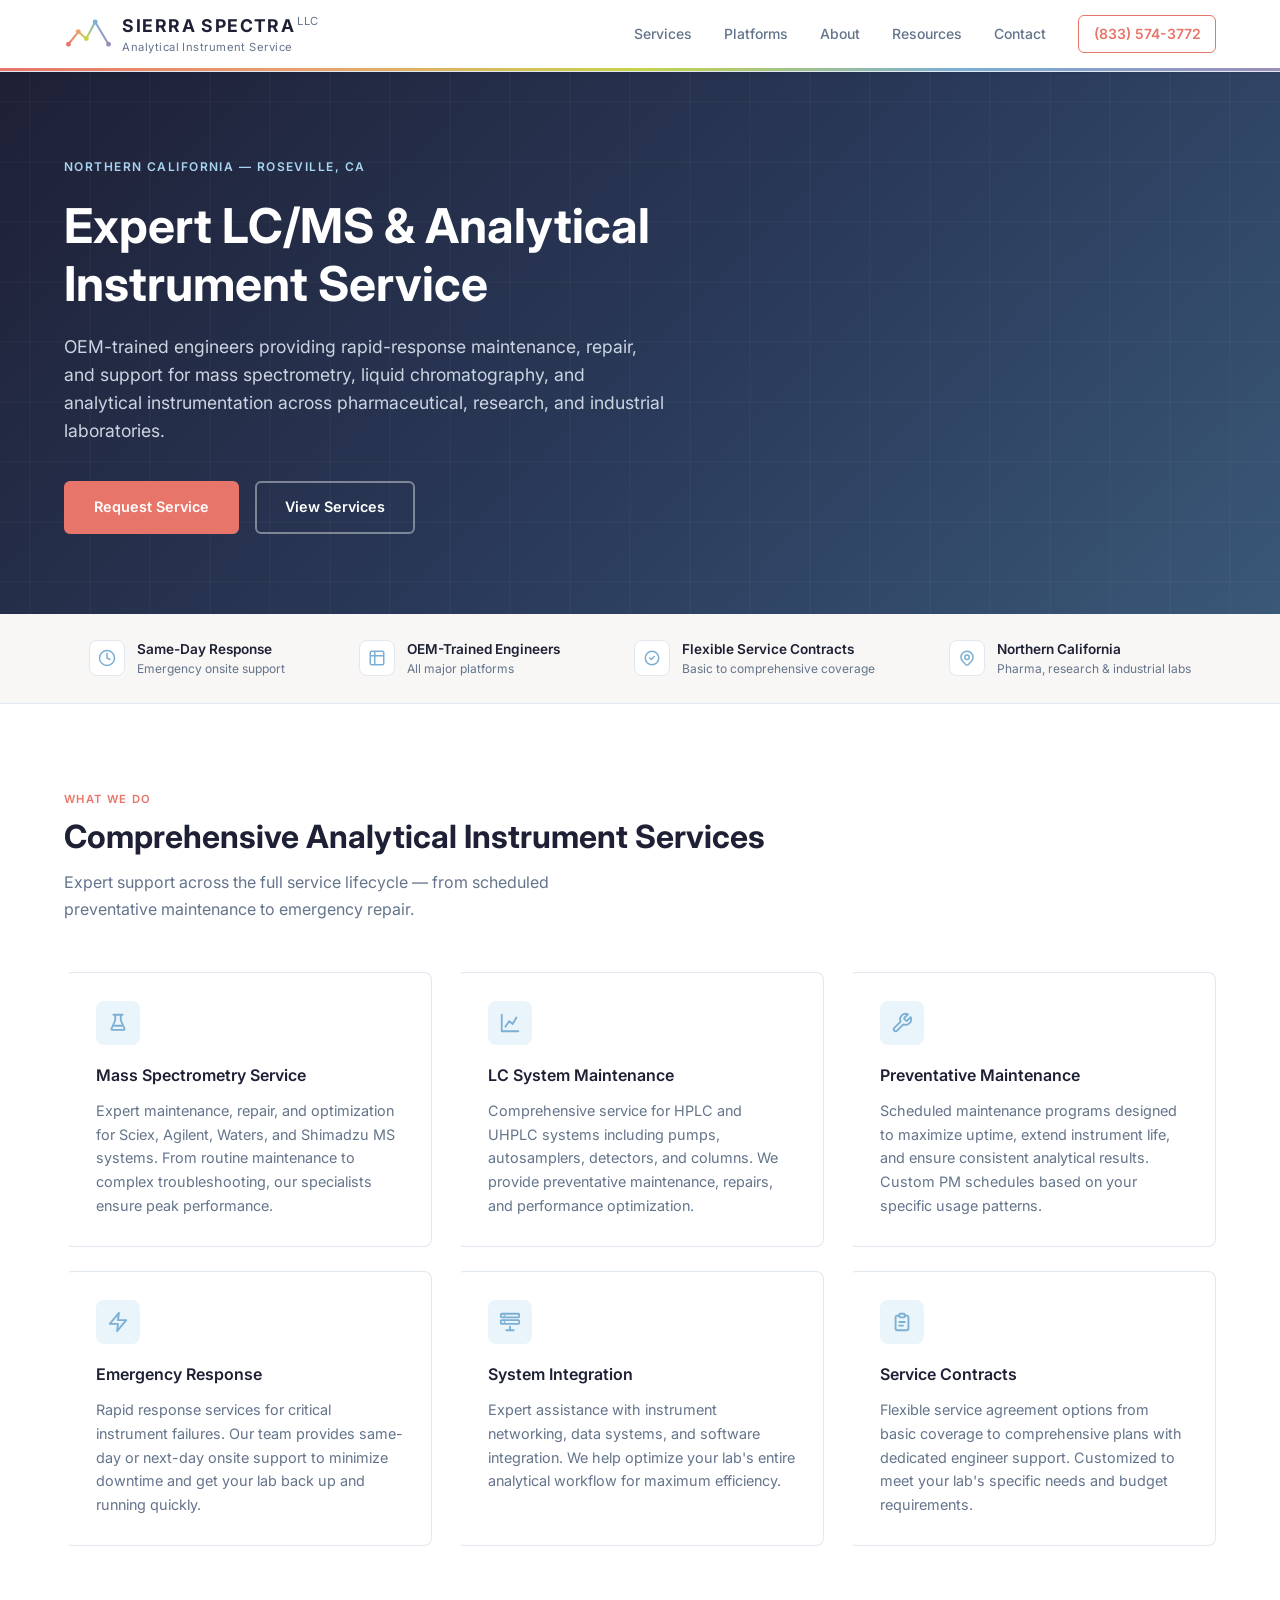
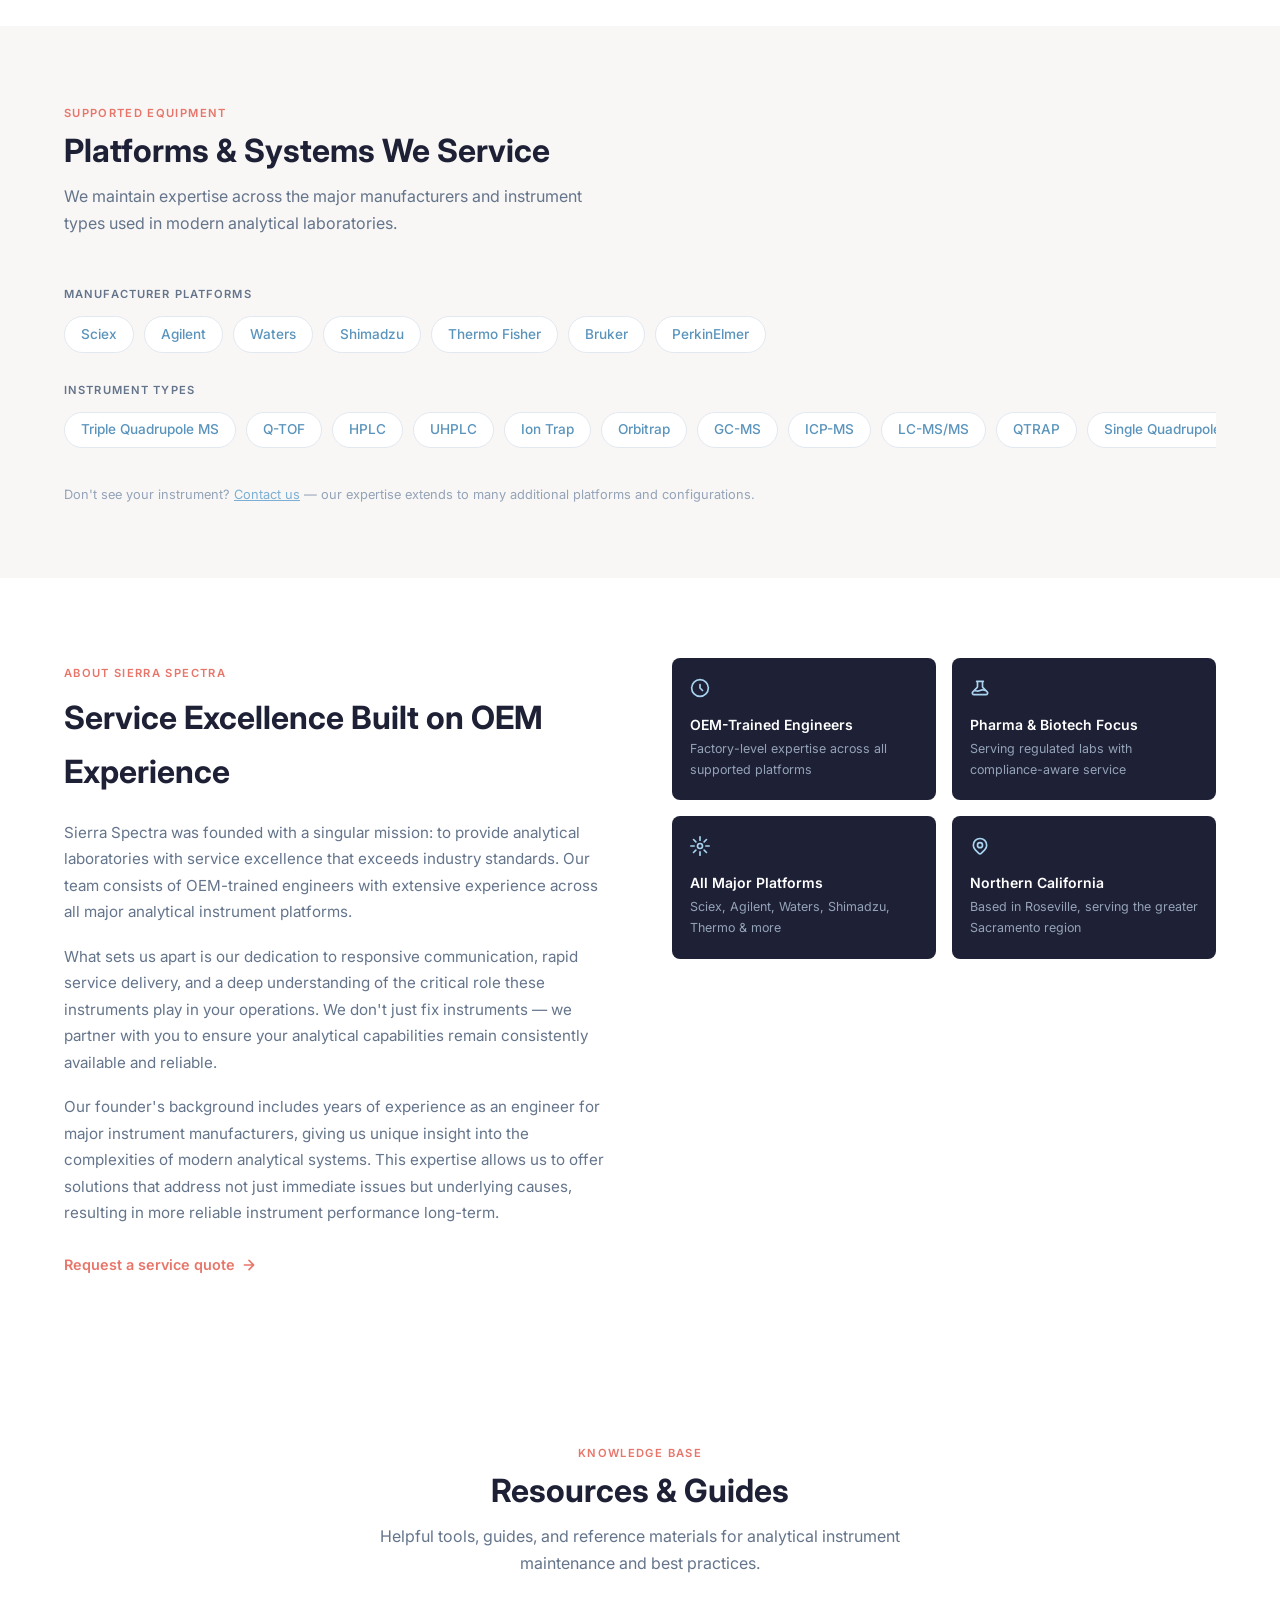
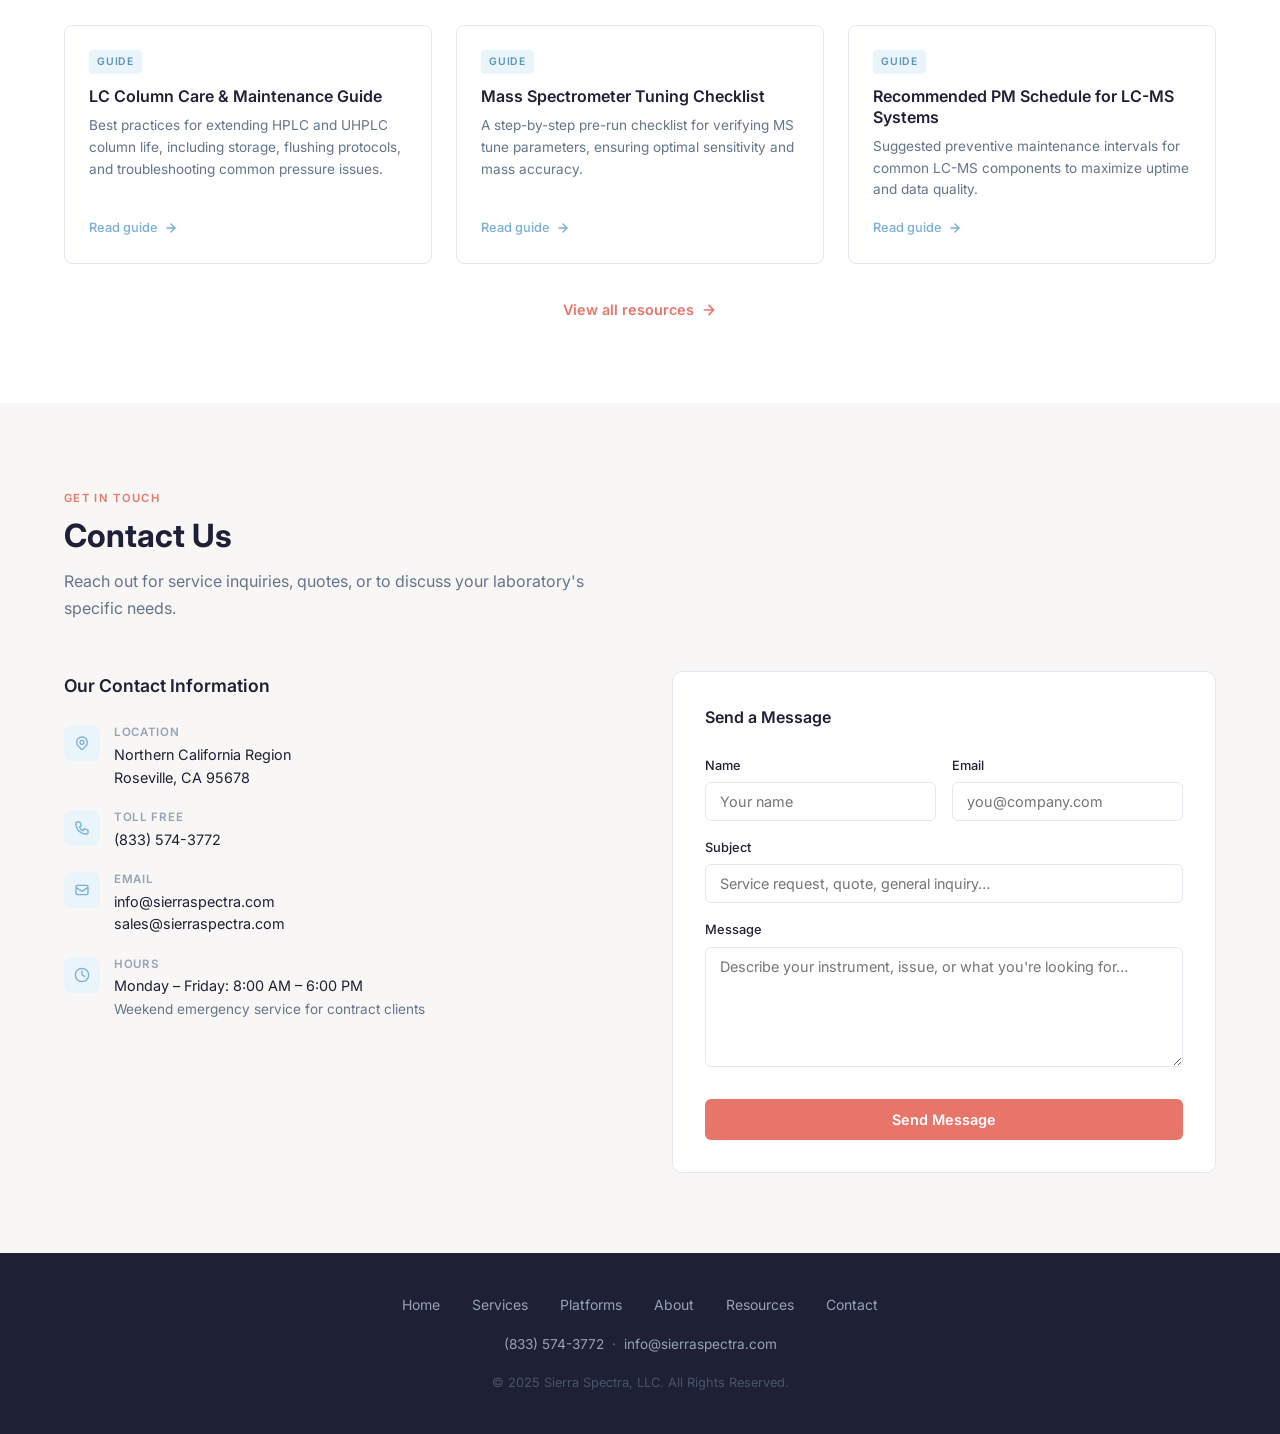
<file: previews/add-resources-cms-XCmb2/index.html>
<!DOCTYPE html>
<html lang="en">
<head>
    <meta charset="UTF-8">
    <meta name="viewport" content="width=device-width, initial-scale=1.0">
    <title>Sierra Spectra — Analytical Instrument Service Specialists</title>
    <link rel="preconnect" href="https://fonts.googleapis.com">
    <link rel="preconnect" href="https://fonts.gstatic.com" crossorigin>
    <link href="https://fonts.googleapis.com/css2?family=Inter:wght@300;400;500;600;700&display=swap" rel="stylesheet">
    <style>
        :root {
            /* Brand palette — derived from Sierra Spectra logo */
            --coral:   #E8756A;   /* logo: leftmost dot  */
            --orange:  #E8A370;   /* logo: 2nd dot       */
            --lime:    #C5D44A;   /* logo: valley dot    */
            --sky:     #7BAFD4;   /* logo: peak dot      */
            --purple:  #9B8EB8;   /* logo: rightmost dot */

            /* Functional aliases */
            --navy:    #1e2035;   /* dark text / header bg */
            --blue:    #7BAFD4;   /* sky blue — links, icons, accents */
            --blue-dk: #5A94BC;   /* darker sky — hover states */
            --slate:   #64748b;
            --slate-lt:#94a3b8;
            --border:  #e2e8f0;
            --gray-bg: #f8f7f5;   /* very slightly warm off-white */
            --white:   #ffffff;
        }

        *, *::before, *::after {
            margin: 0;
            padding: 0;
            box-sizing: border-box;
        }

        html {
            scroll-behavior: smooth;
        }

        body {
            font-family: 'Inter', -apple-system, BlinkMacSystemFont, 'Segoe UI', sans-serif;
            font-size: 16px;
            line-height: 1.7;
            color: var(--navy);
            background: var(--white);
        }

        .container {
            width: 90%;
            max-width: 1200px;
            margin: 0 auto;
        }

        /* ===== NAVIGATION ===== */
        .nav {
            position: sticky;
            top: 0;
            z-index: 100;
            background: var(--white);
            border-bottom: 1px solid var(--border);
            box-shadow: 0 1px 3px rgba(0,0,0,0.08);
        }

        /* Spectrum accent bar — mirrors the logo's color gradient */
        .nav::after {
            content: '';
            display: block;
            height: 3px;
            background: linear-gradient(to right, #E8756A, #E8A370, #C5D44A, #7BAFD4, #9B8EB8);
        }

        .nav-inner {
            display: flex;
            align-items: center;
            justify-content: space-between;
            height: 68px;
        }

        .nav-logo {
            display: flex;
            flex-direction: row;
            align-items: center;
            gap: 0.6rem;
            text-decoration: none;
        }

        .nav-logo-img {
            height: 40px;
            width: auto;
            flex-shrink: 0;
        }

        .nav-logo-name {
            font-size: 1.1rem;
            font-weight: 700;
            letter-spacing: 0.08em;
            color: var(--navy);
        }

        .nav-logo-name span {
            font-weight: 400;
            font-size: 0.7rem;
            color: var(--slate);
            letter-spacing: 0.04em;
            vertical-align: super;
            margin-left: 2px;
        }

        .nav-logo-tag {
            font-size: 0.7rem;
            font-weight: 400;
            color: var(--slate);
            letter-spacing: 0.04em;
            margin-top: -2px;
        }

        .nav-right {
            display: flex;
            align-items: center;
            gap: 2rem;
        }

        .nav-links {
            display: flex;
            list-style: none;
            gap: 2rem;
        }

        .nav-links a {
            text-decoration: none;
            font-size: 0.875rem;
            font-weight: 500;
            color: var(--slate);
            transition: color 0.2s;
        }

        .nav-links a:hover {
            color: var(--blue);
        }

        .nav-phone {
            font-size: 0.875rem;
            font-weight: 600;
            color: var(--coral);
            text-decoration: none;
            border: 1.5px solid var(--coral);
            border-radius: 6px;
            padding: 0.4rem 0.9rem;
            transition: all 0.2s;
            white-space: nowrap;
        }

        .nav-phone:hover {
            background: var(--coral);
            color: var(--white);
        }

        .nav-hamburger {
            display: none;
            background: none;
            border: none;
            cursor: pointer;
            padding: 4px;
            color: var(--navy);
        }

        /* ===== HERO ===== */
        .hero {
            position: relative;
            min-height: 520px;
            display: flex;
            align-items: center;
            background: linear-gradient(135deg, #1e2035 0%, #2a3a5a 55%, #3a5878 100%);
            overflow: hidden;
        }

        .hero-pattern {
            position: absolute;
            inset: 0;
            background-image: url("data:image/svg+xml,%3Csvg xmlns='http://www.w3.org/2000/svg' width='60' height='60'%3E%3Cpath d='M0 0h60v60H0z' fill='none'/%3E%3Cpath d='M0 30h60M30 0v60' stroke='%23ffffff' stroke-width='0.5' opacity='0.08'/%3E%3C/svg%3E");
            pointer-events: none;
        }

        .hero-content {
            position: relative;
            z-index: 1;
            padding: 5rem 0;
        }

        .hero-eyebrow {
            display: inline-block;
            font-size: 0.75rem;
            font-weight: 600;
            letter-spacing: 0.12em;
            text-transform: uppercase;
            color: #a8d4f0;
            margin-bottom: 1.25rem;
        }

        .hero h1 {
            font-size: clamp(2rem, 4vw, 3rem);
            font-weight: 700;
            color: var(--white);
            line-height: 1.2;
            max-width: 680px;
            margin-bottom: 1.25rem;
        }

        .hero-sub {
            font-size: 1.1rem;
            font-weight: 400;
            color: #cbd5e1;
            max-width: 600px;
            margin-bottom: 2.25rem;
            line-height: 1.6;
        }

        .hero-ctas {
            display: flex;
            gap: 1rem;
            flex-wrap: wrap;
        }

        .btn-primary {
            display: inline-block;
            background: var(--coral);
            color: var(--white);
            font-size: 0.9rem;
            font-weight: 600;
            padding: 0.75rem 1.75rem;
            border-radius: 6px;
            text-decoration: none;
            transition: all 0.2s;
            border: 2px solid var(--coral);
        }

        .btn-primary:hover {
            background: #c95c52;
            border-color: #c95c52;
            transform: translateY(-1px);
        }

        .btn-ghost {
            display: inline-block;
            background: transparent;
            color: var(--white);
            font-size: 0.9rem;
            font-weight: 600;
            padding: 0.75rem 1.75rem;
            border-radius: 6px;
            text-decoration: none;
            border: 2px solid rgba(255,255,255,0.4);
            transition: all 0.2s;
        }

        .btn-ghost:hover {
            border-color: rgba(255,255,255,0.8);
            background: rgba(255,255,255,0.1);
        }

        /* ===== STATS BAR ===== */
        .stats-bar {
            background: var(--gray-bg);
            border-bottom: 1px solid var(--border);
            padding: 1.5rem 0;
        }

        .stats-grid {
            display: flex;
            justify-content: space-around;
            flex-wrap: wrap;
            gap: 1.5rem;
        }

        .stat-item {
            display: flex;
            align-items: center;
            gap: 0.75rem;
        }

        .stat-icon {
            width: 36px;
            height: 36px;
            background: var(--white);
            border-radius: 8px;
            border: 1px solid var(--border);
            display: flex;
            align-items: center;
            justify-content: center;
            flex-shrink: 0;
        }

        .stat-icon svg {
            width: 18px;
            height: 18px;
            color: var(--blue);
            stroke: var(--blue);
        }

        .stat-label {
            font-size: 0.85rem;
            font-weight: 600;
            color: var(--navy);
        }

        .stat-sub {
            font-size: 0.75rem;
            color: var(--slate);
            margin-top: -2px;
        }

        /* ===== SECTION HEADERS ===== */
        .section-header {
            margin-bottom: 3rem;
        }

        .section-header.centered {
            text-align: center;
        }

        .section-eyebrow {
            display: inline-block;
            font-size: 0.7rem;
            font-weight: 600;
            letter-spacing: 0.12em;
            text-transform: uppercase;
            color: var(--coral);
            margin-bottom: 0.5rem;
        }

        .section-header h2 {
            font-size: clamp(1.5rem, 3vw, 2rem);
            font-weight: 700;
            color: var(--navy);
            line-height: 1.25;
        }

        .section-header p {
            margin-top: 0.75rem;
            font-size: 1rem;
            color: var(--slate);
            max-width: 560px;
        }

        .section-header.centered p {
            margin-left: auto;
            margin-right: auto;
        }

        /* ===== SERVICES ===== */
        .services {
            padding: 5rem 0;
            background: var(--white);
        }

        .service-grid {
            display: grid;
            grid-template-columns: repeat(auto-fit, minmax(300px, 1fr));
            gap: 1.5rem;
        }

        .service-card {
            border: 1px solid var(--border);
            border-radius: 8px;
            padding: 1.75rem;
            background: var(--white);
            transition: all 0.2s;
            border-left: 4px solid transparent;
        }

        .service-card:hover {
            border-left-color: var(--coral);
            box-shadow: 0 4px 16px rgba(232,117,106,0.12);
            transform: translateY(-2px);
        }

        .service-card-icon {
            width: 44px;
            height: 44px;
            background: #eaf4fb;
            border-radius: 8px;
            display: flex;
            align-items: center;
            justify-content: center;
            margin-bottom: 1.1rem;
        }

        .service-card-icon svg {
            width: 22px;
            height: 22px;
            stroke: var(--blue);
        }

        .service-card h3 {
            font-size: 1rem;
            font-weight: 600;
            color: var(--navy);
            margin-bottom: 0.6rem;
        }

        .service-card p {
            font-size: 0.9rem;
            color: var(--slate);
            line-height: 1.65;
        }

        /* ===== PLATFORMS WE SERVICE ===== */
        .platforms {
            padding: 4.5rem 0;
            background: var(--gray-bg);
        }

        .scroll-row {
            margin-top: 1.5rem;
        }

        .scroll-row-label {
            font-size: 0.7rem;
            font-weight: 600;
            letter-spacing: 0.1em;
            text-transform: uppercase;
            color: var(--slate);
            margin-bottom: 0.75rem;
        }

        .scroll-track {
            display: flex;
            gap: 0.625rem;
            overflow-x: auto;
            padding-bottom: 0.5rem;
            scrollbar-width: none;
            -ms-overflow-style: none;
        }

        .scroll-track::-webkit-scrollbar {
            display: none;
        }

        .scroll-pill {
            flex-shrink: 0;
            display: inline-block;
            background: var(--white);
            border: 1px solid var(--border);
            border-radius: 9999px;
            padding: 0.35rem 1rem;
            font-size: 0.85rem;
            font-weight: 500;
            color: var(--blue-dk);
            white-space: nowrap;
            cursor: default;
            transition: border-color 0.15s;
        }

        .scroll-pill:hover {
            border-color: var(--blue);
        }

        .scroll-row + .scroll-row {
            margin-top: 1.25rem;
        }

        .platforms-note {
            margin-top: 1.75rem;
            font-size: 0.8rem;
            color: var(--slate-lt);
        }

        /* ===== ABOUT ===== */
        .about {
            padding: 5rem 0;
            background: var(--white);
        }

        .about-grid {
            display: grid;
            grid-template-columns: 1fr 1fr;
            gap: 4rem;
            align-items: start;
        }

        .about-text h2 {
            font-size: clamp(1.5rem, 3vw, 2rem);
            font-weight: 700;
            color: var(--navy);
            margin-bottom: 1.25rem;
        }

        .about-text p {
            font-size: 0.95rem;
            color: var(--slate);
            margin-bottom: 1.1rem;
            line-height: 1.75;
        }

        .about-cta {
            display: inline-flex;
            align-items: center;
            gap: 0.4rem;
            font-size: 0.9rem;
            font-weight: 600;
            color: var(--coral);
            text-decoration: none;
            margin-top: 0.5rem;
            transition: gap 0.2s;
        }

        .about-cta:hover {
            gap: 0.7rem;
        }

        .about-highlights {
            display: grid;
            grid-template-columns: 1fr 1fr;
            gap: 1rem;
        }

        .highlight-card {
            background: var(--navy);
            border-radius: 8px;
            padding: 1.25rem 1.1rem;
            color: var(--white);
        }

        .highlight-card svg {
            width: 20px;
            height: 20px;
            stroke: #a8d4f0;
            margin-bottom: 0.6rem;
        }

        .highlight-card h4 {
            font-size: 0.875rem;
            font-weight: 600;
            color: var(--white);
            line-height: 1.3;
        }

        .highlight-card p {
            font-size: 0.78rem;
            color: #94a3b8;
            margin-top: 0.25rem;
        }

        /* ===== CONTACT ===== */
        .contact {
            padding: 5rem 0;
            background: var(--gray-bg);
        }

        .contact-grid {
            display: grid;
            grid-template-columns: 1fr 1fr;
            gap: 4rem;
        }

        .contact-info h3 {
            font-size: 1.1rem;
            font-weight: 600;
            color: var(--navy);
            margin-bottom: 1.5rem;
        }

        .contact-detail {
            display: flex;
            align-items: flex-start;
            gap: 0.875rem;
            margin-bottom: 1.25rem;
        }

        .contact-detail-icon {
            width: 36px;
            height: 36px;
            background: #eaf4fb;
            border-radius: 8px;
            display: flex;
            align-items: center;
            justify-content: center;
            flex-shrink: 0;
            margin-top: 1px;
        }

        .contact-detail-icon svg {
            width: 16px;
            height: 16px;
            stroke: var(--blue);
        }

        .contact-detail-text {
            font-size: 0.9rem;
            color: var(--navy);
            line-height: 1.55;
        }

        .contact-detail-text a {
            color: var(--navy);
            text-decoration: none;
        }

        .contact-detail-text a:hover {
            color: var(--blue);
            text-decoration: underline;
        }

        .contact-detail-text .label {
            font-size: 0.72rem;
            font-weight: 600;
            letter-spacing: 0.06em;
            text-transform: uppercase;
            color: var(--slate-lt);
            display: block;
            margin-bottom: 2px;
        }

        /* Contact Form */
        .contact-form-wrap {
            background: var(--white);
            border: 1px solid var(--border);
            border-radius: 10px;
            padding: 2rem;
        }

        .contact-form-wrap h3 {
            font-size: 1rem;
            font-weight: 600;
            color: var(--navy);
            margin-bottom: 1.5rem;
        }

        .form-group {
            margin-bottom: 1rem;
        }

        .form-group label {
            display: block;
            font-size: 0.8rem;
            font-weight: 500;
            color: var(--navy);
            margin-bottom: 0.35rem;
        }

        .form-group input,
        .form-group textarea,
        .form-group select {
            width: 100%;
            padding: 0.625rem 0.875rem;
            border: 1px solid var(--border);
            border-radius: 6px;
            font-size: 0.9rem;
            font-family: inherit;
            color: var(--navy);
            background: var(--white);
            transition: border-color 0.15s, box-shadow 0.15s;
            appearance: none;
        }

        .form-group input:focus,
        .form-group textarea:focus,
        .form-group select:focus {
            outline: none;
            border-color: var(--blue);
            box-shadow: 0 0 0 3px rgba(123,175,212,0.2);
        }

        .form-group textarea {
            height: 120px;
            resize: vertical;
        }

        .form-row {
            display: grid;
            grid-template-columns: 1fr 1fr;
            gap: 1rem;
        }

        .btn-submit {
            width: 100%;
            background: var(--coral);
            color: var(--white);
            border: none;
            padding: 0.75rem;
            font-size: 0.9rem;
            font-weight: 600;
            font-family: inherit;
            border-radius: 6px;
            cursor: pointer;
            transition: background 0.2s;
            margin-top: 0.5rem;
        }

        .btn-submit:hover {
            background: #c95c52;
        }

        /* ===== RESOURCES ===== */
        .resources {
            padding: 5rem 0;
            background: var(--white);
        }

        .resources-grid {
            display: grid;
            grid-template-columns: repeat(auto-fit, minmax(280px, 1fr));
            gap: 1.5rem;
        }

        .resource-card {
            border: 1px solid var(--border);
            border-radius: 8px;
            padding: 1.5rem;
            background: var(--white);
            text-decoration: none;
            color: inherit;
            transition: all 0.2s;
            display: flex;
            flex-direction: column;
        }

        .resource-card:hover {
            border-color: var(--blue);
            box-shadow: 0 4px 16px rgba(123,175,212,0.12);
            transform: translateY(-2px);
        }

        .resource-card-tag {
            display: inline-block;
            font-size: 0.65rem;
            font-weight: 600;
            letter-spacing: 0.08em;
            text-transform: uppercase;
            padding: 0.2rem 0.5rem;
            border-radius: 4px;
            margin-bottom: 0.75rem;
            width: fit-content;
        }

        .resource-card-tag.guide { background: #eaf4fb; color: var(--blue-dk); }
        .resource-card-tag.tool { background: #f0fdf4; color: #16a34a; }
        .resource-card-tag.link { background: #fef3c7; color: #d97706; }
        .resource-card-tag.video { background: #fce7f3; color: #db2777; }

        .resource-card h3 {
            font-size: 1rem;
            font-weight: 600;
            color: var(--navy);
            margin-bottom: 0.5rem;
            line-height: 1.3;
        }

        .resource-card p {
            font-size: 0.85rem;
            color: var(--slate);
            line-height: 1.6;
            flex: 1;
        }

        .resource-card-footer {
            display: flex;
            align-items: center;
            gap: 0.4rem;
            margin-top: 1rem;
            font-size: 0.8rem;
            font-weight: 500;
            color: var(--blue);
        }

        .resource-card-footer svg {
            width: 14px;
            height: 14px;
            stroke: var(--blue);
        }

        .resources-more {
            text-align: center;
            margin-top: 2rem;
        }

        .resources-more a {
            display: inline-flex;
            align-items: center;
            gap: 0.4rem;
            font-size: 0.9rem;
            font-weight: 600;
            color: var(--coral);
            text-decoration: none;
            transition: gap 0.2s;
        }

        .resources-more a:hover {
            gap: 0.7rem;
        }

        /* ===== FOOTER ===== */
        footer {
            background: var(--navy);
            color: #94a3b8;
            padding: 2.5rem 0;
        }

        .footer-inner {
            display: flex;
            flex-direction: column;
            align-items: center;
            gap: 1rem;
            text-align: center;
        }

        .footer-links {
            display: flex;
            gap: 2rem;
            flex-wrap: wrap;
            justify-content: center;
        }

        .footer-links a {
            color: #94a3b8;
            text-decoration: none;
            font-size: 0.875rem;
            transition: color 0.2s;
        }

        .footer-links a:hover {
            color: var(--white);
        }

        .footer-contact {
            font-size: 0.85rem;
            color: #64748b;
        }

        .footer-contact a {
            color: #94a3b8;
            text-decoration: none;
        }

        .footer-contact a:hover {
            color: var(--white);
        }

        .footer-copy {
            font-size: 0.8rem;
            color: #475569;
        }

        /* ===== MOBILE NAV ===== */
        .mobile-menu {
            display: none;
            padding: 1rem 0;
            border-top: 1px solid var(--border);
            background: var(--white);
        }

        .mobile-menu.open {
            display: block;
        }

        .mobile-menu ul {
            list-style: none;
            display: flex;
            flex-direction: column;
            gap: 0.25rem;
        }

        .mobile-menu a {
            display: block;
            padding: 0.6rem 0;
            font-size: 0.95rem;
            font-weight: 500;
            color: var(--navy);
            text-decoration: none;
        }

        .mobile-menu a:hover {
            color: var(--blue);
        }

        .mobile-phone {
            display: block;
            margin-top: 0.75rem;
            padding-top: 0.75rem;
            border-top: 1px solid var(--border);
            font-size: 0.9rem;
            font-weight: 600;
            color: var(--coral);
            text-decoration: none;
        }

        /* ===== RESPONSIVE ===== */
        @media (max-width: 768px) {
            .nav-links,
            .nav-phone {
                display: none;
            }

            .nav-hamburger {
                display: flex;
            }

            .stats-grid {
                display: grid;
                grid-template-columns: 1fr 1fr;
                gap: 1rem;
            }

            .about-grid,
            .contact-grid {
                grid-template-columns: 1fr;
                gap: 2.5rem;
            }

            .about-highlights {
                grid-template-columns: 1fr 1fr;
            }

            .form-row {
                grid-template-columns: 1fr;
            }

            .hero-ctas {
                flex-direction: column;
                align-items: flex-start;
            }

            .btn-primary,
            .btn-ghost {
                width: 100%;
                text-align: center;
            }
        }

        @media (max-width: 480px) {
            .stats-grid {
                grid-template-columns: 1fr;
            }

            .about-highlights {
                grid-template-columns: 1fr;
            }
        }
    </style>
</head>
<body>

    <!-- NAVIGATION -->
    <header>
        <nav class="nav">
            <div class="container">
                <div class="nav-inner">
                    <a href="#home" class="nav-logo">
                        <img src="assets/logo-mark.svg" alt="Sierra Spectra logo mark" class="nav-logo-img">
                        <div>
                            <div class="nav-logo-name">SIERRA SPECTRA<span>LLC</span></div>
                            <div class="nav-logo-tag">Analytical Instrument Service</div>
                        </div>
                    </a>

                    <div class="nav-right">
                        <ul class="nav-links">
                            <li><a href="#services">Services</a></li>
                            <li><a href="#platforms">Platforms</a></li>
                            <li><a href="#about">About</a></li>
                            <li><a href="resources.html">Resources</a></li>
                            <li><a href="#contact">Contact</a></li>
                        </ul>
                        <a href="tel:8335743772" class="nav-phone">(833) 574-3772</a>
                    </div>

                    <button class="nav-hamburger" aria-label="Toggle menu" onclick="document.querySelector('.mobile-menu').classList.toggle('open')">
                        <svg width="22" height="22" viewBox="0 0 24 24" fill="none" stroke="currentColor" stroke-width="2" stroke-linecap="round" stroke-linejoin="round">
                            <line x1="3" y1="6" x2="21" y2="6"/>
                            <line x1="3" y1="12" x2="21" y2="12"/>
                            <line x1="3" y1="18" x2="21" y2="18"/>
                        </svg>
                    </button>
                </div>

                <div class="mobile-menu">
                    <ul>
                        <li><a href="#services" onclick="this.closest('.mobile-menu').classList.remove('open')">Services</a></li>
                        <li><a href="#platforms" onclick="this.closest('.mobile-menu').classList.remove('open')">Platforms</a></li>
                        <li><a href="#about" onclick="this.closest('.mobile-menu').classList.remove('open')">About</a></li>
                        <li><a href="resources.html" onclick="this.closest('.mobile-menu').classList.remove('open')">Resources</a></li>
                        <li><a href="#contact" onclick="this.closest('.mobile-menu').classList.remove('open')">Contact</a></li>
                    </ul>
                    <a href="tel:8335743772" class="mobile-phone">(833) 574-3772</a>
                </div>
            </div>
        </nav>
    </header>

    <!-- HERO -->
    <section id="home" class="hero">
        <div class="hero-pattern"></div>
        <div class="container hero-content">
            <div class="hero-eyebrow">Northern California &mdash; Roseville, CA</div>
            <h1>Expert LC/MS &amp; Analytical Instrument Service</h1>
            <p class="hero-sub">OEM-trained engineers providing rapid-response maintenance, repair, and support for mass spectrometry, liquid chromatography, and analytical instrumentation across pharmaceutical, research, and industrial laboratories.</p>
            <div class="hero-ctas">
                <a href="#contact" class="btn-primary">Request Service</a>
                <a href="#services" class="btn-ghost">View Services</a>
            </div>
        </div>
    </section>

    <!-- STATS BAR -->
    <section class="stats-bar">
        <div class="container">
            <div class="stats-grid">
                <div class="stat-item">
                    <div class="stat-icon">
                        <svg viewBox="0 0 24 24" fill="none" stroke-width="2" stroke-linecap="round" stroke-linejoin="round">
                            <path d="M12 2a10 10 0 100 20 10 10 0 000-20z"/>
                            <path d="M12 6v6l4 2"/>
                        </svg>
                    </div>
                    <div>
                        <div class="stat-label">Same-Day Response</div>
                        <div class="stat-sub">Emergency onsite support</div>
                    </div>
                </div>

                <div class="stat-item">
                    <div class="stat-icon">
                        <svg viewBox="0 0 24 24" fill="none" stroke-width="2" stroke-linecap="round" stroke-linejoin="round">
                            <path d="M9 3H5a2 2 0 00-2 2v4m6-6h10a2 2 0 012 2v4M9 3v18m0 0h10a2 2 0 002-2V9M9 21H5a2 2 0 01-2-2V9m0 0h18"/>
                        </svg>
                    </div>
                    <div>
                        <div class="stat-label">OEM-Trained Engineers</div>
                        <div class="stat-sub">All major platforms</div>
                    </div>
                </div>

                <div class="stat-item">
                    <div class="stat-icon">
                        <svg viewBox="0 0 24 24" fill="none" stroke-width="2" stroke-linecap="round" stroke-linejoin="round">
                            <path d="M9 12l2 2 4-4m6 2a9 9 0 11-18 0 9 9 0 0118 0z"/>
                        </svg>
                    </div>
                    <div>
                        <div class="stat-label">Flexible Service Contracts</div>
                        <div class="stat-sub">Basic to comprehensive coverage</div>
                    </div>
                </div>

                <div class="stat-item">
                    <div class="stat-icon">
                        <svg viewBox="0 0 24 24" fill="none" stroke-width="2" stroke-linecap="round" stroke-linejoin="round">
                            <path d="M17.657 16.657L13.414 20.9a1.998 1.998 0 01-2.827 0l-4.244-4.243a8 8 0 1111.314 0z"/>
                            <path d="M15 11a3 3 0 11-6 0 3 3 0 016 0z"/>
                        </svg>
                    </div>
                    <div>
                        <div class="stat-label">Northern California</div>
                        <div class="stat-sub">Pharma, research &amp; industrial labs</div>
                    </div>
                </div>
            </div>
        </div>
    </section>

    <!-- SERVICES -->
    <section id="services" class="services">
        <div class="container">
            <div class="section-header">
                <div class="section-eyebrow">What We Do</div>
                <h2>Comprehensive Analytical Instrument Services</h2>
                <p>Expert support across the full service lifecycle — from scheduled preventative maintenance to emergency repair.</p>
            </div>

            <div class="service-grid">

                <div class="service-card">
                    <div class="service-card-icon">
                        <!-- Flask / beaker icon -->
                        <svg viewBox="0 0 24 24" fill="none" stroke-width="2" stroke-linecap="round" stroke-linejoin="round">
                            <path d="M9 3h6m-6 0v6l-4 9a1 1 0 00.9 1.45h12.2A1 1 0 0019 18l-4-9V3M9 3H7m8 0h2"/>
                            <path d="M7.8 15h8.4"/>
                        </svg>
                    </div>
                    <h3>Mass Spectrometry Service</h3>
                    <p>Expert maintenance, repair, and optimization for Sciex, Agilent, Waters, and Shimadzu MS systems. From routine maintenance to complex troubleshooting, our specialists ensure peak performance.</p>
                </div>

                <div class="service-card">
                    <div class="service-card-icon">
                        <!-- Chart / LC icon -->
                        <svg viewBox="0 0 24 24" fill="none" stroke-width="2" stroke-linecap="round" stroke-linejoin="round">
                            <path d="M3 3v18h18"/>
                            <path d="M7 16l4-6 4 3 4-7"/>
                        </svg>
                    </div>
                    <h3>LC System Maintenance</h3>
                    <p>Comprehensive service for HPLC and UHPLC systems including pumps, autosamplers, detectors, and columns. We provide preventative maintenance, repairs, and performance optimization.</p>
                </div>

                <div class="service-card">
                    <div class="service-card-icon">
                        <!-- Wrench icon -->
                        <svg viewBox="0 0 24 24" fill="none" stroke-width="2" stroke-linecap="round" stroke-linejoin="round">
                            <path d="M14.7 6.3a1 1 0 000 1.4l1.6 1.6a1 1 0 001.4 0l3.77-3.77a6 6 0 01-7.94 7.94l-6.91 6.91a2.12 2.12 0 01-3-3l6.91-6.91a6 6 0 017.94-7.94l-3.76 3.76z"/>
                        </svg>
                    </div>
                    <h3>Preventative Maintenance</h3>
                    <p>Scheduled maintenance programs designed to maximize uptime, extend instrument life, and ensure consistent analytical results. Custom PM schedules based on your specific usage patterns.</p>
                </div>

                <div class="service-card">
                    <div class="service-card-icon">
                        <!-- Lightning bolt icon -->
                        <svg viewBox="0 0 24 24" fill="none" stroke-width="2" stroke-linecap="round" stroke-linejoin="round">
                            <path d="M13 2L3 14h9l-1 8 10-12h-9l1-8z"/>
                        </svg>
                    </div>
                    <h3>Emergency Response</h3>
                    <p>Rapid response services for critical instrument failures. Our team provides same-day or next-day onsite support to minimize downtime and get your lab back up and running quickly.</p>
                </div>

                <div class="service-card">
                    <div class="service-card-icon">
                        <!-- Network / server icon -->
                        <svg viewBox="0 0 24 24" fill="none" stroke-width="2" stroke-linecap="round" stroke-linejoin="round">
                            <rect x="2" y="3" width="20" height="4" rx="1"/>
                            <rect x="2" y="10" width="20" height="4" rx="1"/>
                            <path d="M6 5h.01M6 12h.01"/>
                            <path d="M12 17v4m-4 0h8"/>
                        </svg>
                    </div>
                    <h3>System Integration</h3>
                    <p>Expert assistance with instrument networking, data systems, and software integration. We help optimize your lab's entire analytical workflow for maximum efficiency.</p>
                </div>

                <div class="service-card">
                    <div class="service-card-icon">
                        <!-- Document / contract icon -->
                        <svg viewBox="0 0 24 24" fill="none" stroke-width="2" stroke-linecap="round" stroke-linejoin="round">
                            <path d="M9 5H7a2 2 0 00-2 2v12a2 2 0 002 2h10a2 2 0 002-2V7a2 2 0 00-2-2h-2"/>
                            <rect x="9" y="3" width="6" height="4" rx="1"/>
                            <path d="M9 12h6M9 16h4"/>
                        </svg>
                    </div>
                    <h3>Service Contracts</h3>
                    <p>Flexible service agreement options from basic coverage to comprehensive plans with dedicated engineer support. Customized to meet your lab's specific needs and budget requirements.</p>
                </div>

            </div>
        </div>
    </section>

    <!-- PLATFORMS WE SERVICE -->
    <section id="platforms" class="platforms">
        <div class="container">
            <div class="section-header">
                <div class="section-eyebrow">Supported Equipment</div>
                <h2>Platforms &amp; Systems We Service</h2>
                <p>We maintain expertise across the major manufacturers and instrument types used in modern analytical laboratories.</p>
            </div>

            <div class="scroll-row">
                <div class="scroll-row-label">Manufacturer Platforms</div>
                <div class="scroll-track" role="list" aria-label="Supported manufacturer platforms">
                    <span class="scroll-pill">Sciex</span>
                    <span class="scroll-pill">Agilent</span>
                    <span class="scroll-pill">Waters</span>
                    <span class="scroll-pill">Shimadzu</span>
                    <span class="scroll-pill">Thermo Fisher</span>
                    <span class="scroll-pill">Bruker</span>
                    <span class="scroll-pill">PerkinElmer</span>
                </div>
            </div>

            <div class="scroll-row">
                <div class="scroll-row-label">Instrument Types</div>
                <div class="scroll-track" role="list" aria-label="Supported instrument types">
                    <span class="scroll-pill">Triple Quadrupole MS</span>
                    <span class="scroll-pill">Q-TOF</span>
                    <span class="scroll-pill">HPLC</span>
                    <span class="scroll-pill">UHPLC</span>
                    <span class="scroll-pill">Ion Trap</span>
                    <span class="scroll-pill">Orbitrap</span>
                    <span class="scroll-pill">GC-MS</span>
                    <span class="scroll-pill">ICP-MS</span>
                    <span class="scroll-pill">LC-MS/MS</span>
                    <span class="scroll-pill">QTRAP</span>
                    <span class="scroll-pill">Single Quadrupole</span>
                </div>
            </div>

            <p class="platforms-note">Don't see your instrument? <a href="#contact" style="color: var(--blue);">Contact us</a> — our expertise extends to many additional platforms and configurations.</p>
        </div>
    </section>

    <!-- ABOUT -->
    <section id="about" class="about">
        <div class="container">
            <div class="about-grid">
                <div class="about-text">
                    <div class="section-eyebrow">About Sierra Spectra</div>
                    <h2>Service Excellence Built on OEM Experience</h2>

                    <p>Sierra Spectra was founded with a singular mission: to provide analytical laboratories with service excellence that exceeds industry standards. Our team consists of OEM-trained engineers with extensive experience across all major analytical instrument platforms.</p>

                    <p>What sets us apart is our dedication to responsive communication, rapid service delivery, and a deep understanding of the critical role these instruments play in your operations. We don't just fix instruments — we partner with you to ensure your analytical capabilities remain consistently available and reliable.</p>

                    <p>Our founder's background includes years of experience as an engineer for major instrument manufacturers, giving us unique insight into the complexities of modern analytical systems. This expertise allows us to offer solutions that address not just immediate issues but underlying causes, resulting in more reliable instrument performance long-term.</p>

                    <a href="#contact" class="about-cta">
                        Request a service quote
                        <svg width="16" height="16" viewBox="0 0 24 24" fill="none" stroke="currentColor" stroke-width="2.5" stroke-linecap="round" stroke-linejoin="round">
                            <path d="M5 12h14M12 5l7 7-7 7"/>
                        </svg>
                    </a>
                </div>

                <div class="about-highlights">
                    <div class="highlight-card">
                        <svg viewBox="0 0 24 24" fill="none" stroke-width="2" stroke-linecap="round" stroke-linejoin="round">
                            <path d="M12 2a10 10 0 100 20 10 10 0 000-20z"/>
                            <path d="M12 8v4l3 3"/>
                        </svg>
                        <h4>OEM-Trained Engineers</h4>
                        <p>Factory-level expertise across all supported platforms</p>
                    </div>

                    <div class="highlight-card">
                        <svg viewBox="0 0 24 24" fill="none" stroke-width="2" stroke-linecap="round" stroke-linejoin="round">
                            <path d="M19.428 15.428a2 2 0 00-1.022-.547l-2.387-.477a6 6 0 00-3.86.517l-.318.158a6 6 0 01-3.86.517L6.05 15.21a2 2 0 00-1.806.547M8 4h8l-1 1v5.172a2 2 0 00.586 1.414l5 5c1.26 1.26.367 3.414-1.415 3.414H4.828c-1.78 0-2.674-2.154-1.414-3.414l5-5A2 2 0 009 10.172V5L8 4z"/>
                        </svg>
                        <h4>Pharma &amp; Biotech Focus</h4>
                        <p>Serving regulated labs with compliance-aware service</p>
                    </div>

                    <div class="highlight-card">
                        <svg viewBox="0 0 24 24" fill="none" stroke-width="2" stroke-linecap="round" stroke-linejoin="round">
                            <circle cx="12" cy="12" r="3"/>
                            <path d="M12 1v4M12 19v4M4.22 4.22l2.83 2.83M16.95 16.95l2.83 2.83M1 12h4M19 12h4M4.22 19.78l2.83-2.83M16.95 7.05l2.83-2.83"/>
                        </svg>
                        <h4>All Major Platforms</h4>
                        <p>Sciex, Agilent, Waters, Shimadzu, Thermo &amp; more</p>
                    </div>

                    <div class="highlight-card">
                        <svg viewBox="0 0 24 24" fill="none" stroke-width="2" stroke-linecap="round" stroke-linejoin="round">
                            <path d="M17.657 16.657L13.414 20.9a1.998 1.998 0 01-2.827 0l-4.244-4.243a8 8 0 1111.314 0z"/>
                            <path d="M15 11a3 3 0 11-6 0 3 3 0 016 0z"/>
                        </svg>
                        <h4>Northern California</h4>
                        <p>Based in Roseville, serving the greater Sacramento region</p>
                    </div>
                </div>
            </div>
        </div>
    </section>

    <!-- RESOURCES -->
    <section id="resources" class="resources">
        <div class="container">
            <div class="section-header centered">
                <div class="section-eyebrow">Knowledge Base</div>
                <h2>Resources &amp; Guides</h2>
                <p>Helpful tools, guides, and reference materials for analytical instrument maintenance and best practices.</p>
            </div>
            <div class="resources-grid" id="resources-grid">
                <!-- Populated by JS from content/resources.json -->
            </div>
            <div class="resources-more">
                <a href="resources.html">
                    View all resources
                    <svg width="16" height="16" viewBox="0 0 24 24" fill="none" stroke="currentColor" stroke-width="2.5" stroke-linecap="round" stroke-linejoin="round">
                        <path d="M5 12h14M12 5l7 7-7 7"/>
                    </svg>
                </a>
            </div>
        </div>
    </section>

    <!-- CONTACT -->
    <section id="contact" class="contact">
        <div class="container">
            <div class="section-header">
                <div class="section-eyebrow">Get In Touch</div>
                <h2>Contact Us</h2>
                <p>Reach out for service inquiries, quotes, or to discuss your laboratory's specific needs.</p>
            </div>

            <div class="contact-grid">
                <div class="contact-info">
                    <h3>Our Contact Information</h3>

                    <div class="contact-detail">
                        <div class="contact-detail-icon">
                            <svg viewBox="0 0 24 24" fill="none" stroke-width="2" stroke-linecap="round" stroke-linejoin="round">
                                <path d="M17.657 16.657L13.414 20.9a1.998 1.998 0 01-2.827 0l-4.244-4.243a8 8 0 1111.314 0z"/>
                                <path d="M15 11a3 3 0 11-6 0 3 3 0 016 0z"/>
                            </svg>
                        </div>
                        <div class="contact-detail-text">
                            <span class="label">Location</span>
                            Northern California Region<br>
                            Roseville, CA 95678
                        </div>
                    </div>

                    <div class="contact-detail">
                        <div class="contact-detail-icon">
                            <svg viewBox="0 0 24 24" fill="none" stroke-width="2" stroke-linecap="round" stroke-linejoin="round">
                                <path d="M3 5a2 2 0 012-2h3.28a1 1 0 01.948.684l1.498 4.493a1 1 0 01-.502 1.21l-2.257 1.13a11.042 11.042 0 005.516 5.516l1.13-2.257a1 1 0 011.21-.502l4.493 1.498a1 1 0 01.684.949V19a2 2 0 01-2 2h-1C9.716 21 3 14.284 3 6V5z"/>
                            </svg>
                        </div>
                        <div class="contact-detail-text">
                            <span class="label">Toll Free</span>
                            <a href="tel:8335743772">(833) 574-3772</a>
                        </div>
                    </div>

                    <div class="contact-detail">
                        <div class="contact-detail-icon">
                            <svg viewBox="0 0 24 24" fill="none" stroke-width="2" stroke-linecap="round" stroke-linejoin="round">
                                <path d="M3 8l7.89 5.26a2 2 0 002.22 0L21 8M5 19h14a2 2 0 002-2V7a2 2 0 00-2-2H5a2 2 0 00-2 2v10a2 2 0 002 2z"/>
                            </svg>
                        </div>
                        <div class="contact-detail-text">
                            <span class="label">Email</span>
                            <a href="mailto:info@sierraspectra.com">info@sierraspectra.com</a><br>
                            <a href="mailto:sales@sierraspectra.com">sales@sierraspectra.com</a>
                        </div>
                    </div>

                    <div class="contact-detail">
                        <div class="contact-detail-icon">
                            <svg viewBox="0 0 24 24" fill="none" stroke-width="2" stroke-linecap="round" stroke-linejoin="round">
                                <circle cx="12" cy="12" r="10"/>
                                <path d="M12 6v6l4 2"/>
                            </svg>
                        </div>
                        <div class="contact-detail-text">
                            <span class="label">Hours</span>
                            Monday &ndash; Friday: 8:00 AM &ndash; 6:00 PM<br>
                            <span style="color: var(--slate); font-size: 0.85rem;">Weekend emergency service for contract clients</span>
                        </div>
                    </div>
                </div>

                <div class="contact-form-wrap">
                    <h3>Send a Message</h3>
                    <form action="https://formspree.io/f/xaneznog" method="POST">
                        <div class="form-row">
                            <div class="form-group">
                                <label for="name">Name</label>
                                <input type="text" id="name" name="name" placeholder="Your name" required>
                            </div>
                            <div class="form-group">
                                <label for="email">Email</label>
                                <input type="email" id="email" name="email" placeholder="you@company.com" required>
                            </div>
                        </div>
                        <div class="form-group">
                            <label for="subject">Subject</label>
                            <input type="text" id="subject" name="subject" placeholder="Service request, quote, general inquiry…">
                        </div>
                        <div class="form-group">
                            <label for="message">Message</label>
                            <textarea id="message" name="message" placeholder="Describe your instrument, issue, or what you're looking for…" required></textarea>
                        </div>
                        <button type="submit" class="btn-submit">Send Message</button>
                    </form>
                </div>
            </div>
        </div>
    </section>

    <!-- FOOTER -->
    <footer>
        <div class="container">
            <div class="footer-inner">
                <div class="footer-links">
                    <a href="#home">Home</a>
                    <a href="#services">Services</a>
                    <a href="#platforms">Platforms</a>
                    <a href="#about">About</a>
                    <a href="resources.html">Resources</a>
                    <a href="#contact">Contact</a>
                </div>
                <div class="footer-contact">
                    <a href="tel:8335743772">(833) 574-3772</a>
                    &nbsp;&middot;&nbsp;
                    <a href="mailto:info@sierraspectra.com">info@sierraspectra.com</a>
                </div>
                <div class="footer-copy">&copy; 2025 Sierra Spectra, LLC. All Rights Reserved.</div>
            </div>
        </div>
    </footer>

    <script>
    (function() {
        var grid = document.getElementById('resources-grid');
        if (!grid) return;
        fetch('content/resources.json')
            .then(function(r) { return r.json(); })
            .then(function(data) {
                var items = (data.resources || [])
                    .filter(function(r) { return r.published; })
                    .sort(function(a, b) { return new Date(b.date) - new Date(a.date); })
                    .slice(0, 6);
                if (!items.length) {
                    grid.innerHTML = '<p style="text-align:center;color:var(--slate);grid-column:1/-1;">Resources coming soon.</p>';
                    return;
                }
                grid.innerHTML = items.map(function(r) {
                    var href = r.type === 'link' ? r.url : 'resource.html?id=' + r.id;
                    var target = r.type === 'link' ? ' target="_blank" rel="noopener"' : '';
                    var label = r.type === 'guide' ? 'Read guide' : r.type === 'tool' ? 'Open tool' : r.type === 'video' ? 'Watch video' : 'Visit link';
                    return '<a class="resource-card" href="' + href + '"' + target + '>' +
                        '<span class="resource-card-tag ' + r.type + '">' + r.type + '</span>' +
                        '<h3>' + r.title + '</h3>' +
                        '<p>' + r.summary + '</p>' +
                        '<span class="resource-card-footer">' + label +
                        '<svg viewBox="0 0 24 24" fill="none" stroke-width="2.5" stroke-linecap="round" stroke-linejoin="round"><path d="M5 12h14M12 5l7 7-7 7"/></svg>' +
                        '</span></a>';
                }).join('');
            })
            .catch(function() {
                grid.innerHTML = '<p style="text-align:center;color:var(--slate);grid-column:1/-1;">Resources coming soon.</p>';
            });
    })();
    </script>
</body>
</html>
</file>
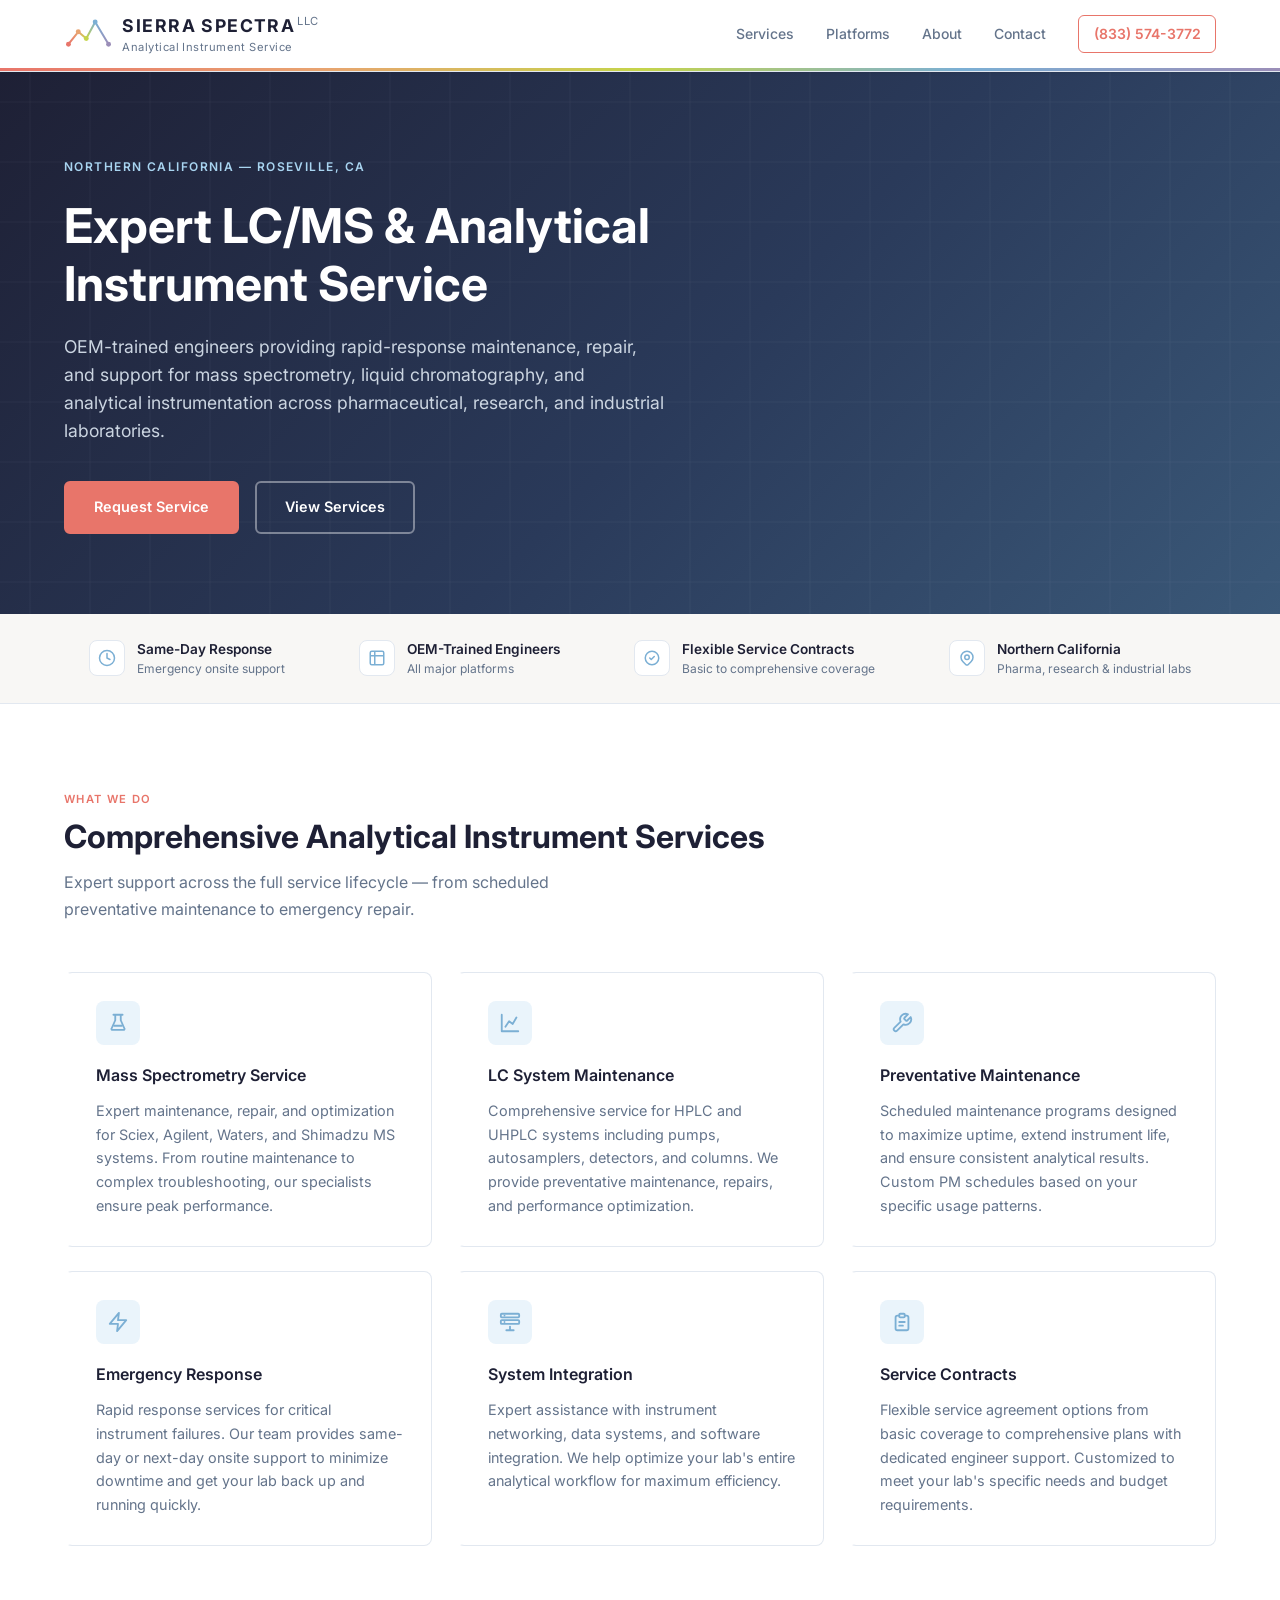
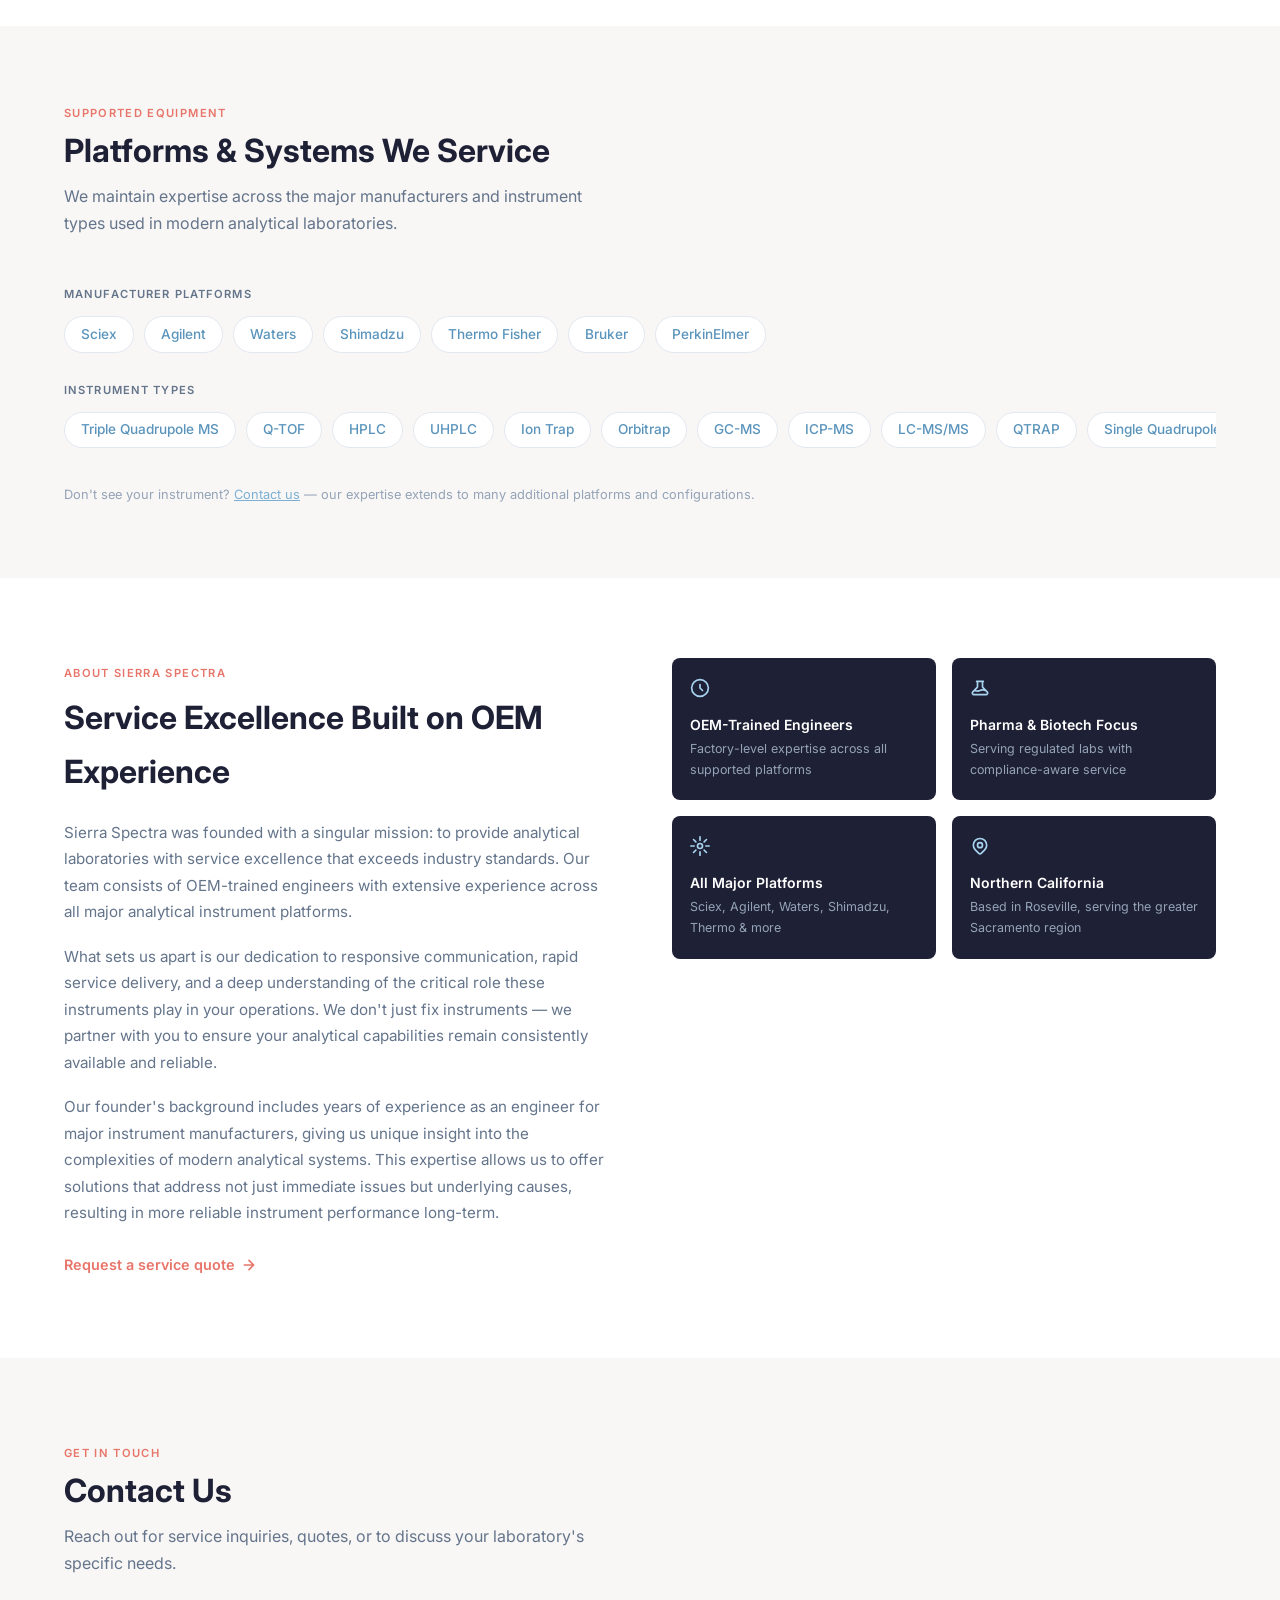
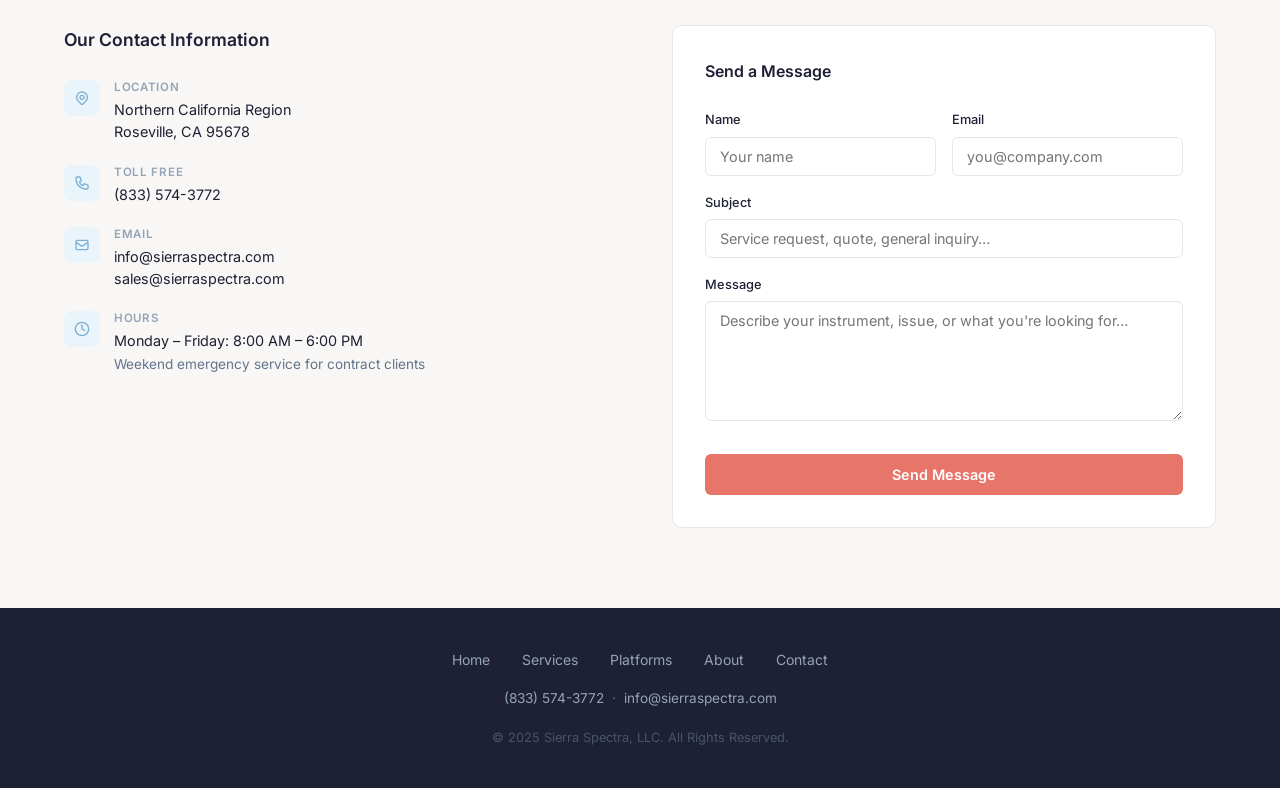
<file: previews/redesign-index-page-183gg/index.html>
<!DOCTYPE html>
<html lang="en">
<head>
    <meta charset="UTF-8">
    <meta name="viewport" content="width=device-width, initial-scale=1.0">
    <title>Sierra Spectra — Analytical Instrument Service Specialists</title>
    <link rel="preconnect" href="https://fonts.googleapis.com">
    <link rel="preconnect" href="https://fonts.gstatic.com" crossorigin>
    <link href="https://fonts.googleapis.com/css2?family=Inter:wght@300;400;500;600;700&display=swap" rel="stylesheet">
    <style>
        :root {
            /* Brand palette — derived from Sierra Spectra logo */
            --coral:   #E8756A;   /* logo: leftmost dot  */
            --orange:  #E8A370;   /* logo: 2nd dot       */
            --lime:    #C5D44A;   /* logo: valley dot    */
            --sky:     #7BAFD4;   /* logo: peak dot      */
            --purple:  #9B8EB8;   /* logo: rightmost dot */

            /* Functional aliases */
            --navy:    #1e2035;   /* dark text / header bg */
            --blue:    #7BAFD4;   /* sky blue — links, icons, accents */
            --blue-dk: #5A94BC;   /* darker sky — hover states */
            --slate:   #64748b;
            --slate-lt:#94a3b8;
            --border:  #e2e8f0;
            --gray-bg: #f8f7f5;   /* very slightly warm off-white */
            --white:   #ffffff;
        }

        *, *::before, *::after {
            margin: 0;
            padding: 0;
            box-sizing: border-box;
        }

        html {
            scroll-behavior: smooth;
        }

        body {
            font-family: 'Inter', -apple-system, BlinkMacSystemFont, 'Segoe UI', sans-serif;
            font-size: 16px;
            line-height: 1.7;
            color: var(--navy);
            background: var(--white);
        }

        .container {
            width: 90%;
            max-width: 1200px;
            margin: 0 auto;
        }

        /* ===== NAVIGATION ===== */
        .nav {
            position: sticky;
            top: 0;
            z-index: 100;
            background: var(--white);
            border-bottom: 1px solid var(--border);
            box-shadow: 0 1px 3px rgba(0,0,0,0.08);
        }

        /* Spectrum accent bar — mirrors the logo's color gradient */
        .nav::after {
            content: '';
            display: block;
            height: 3px;
            background: linear-gradient(to right, #E8756A, #E8A370, #C5D44A, #7BAFD4, #9B8EB8);
        }

        .nav-inner {
            display: flex;
            align-items: center;
            justify-content: space-between;
            height: 68px;
        }

        .nav-logo {
            display: flex;
            flex-direction: row;
            align-items: center;
            gap: 0.6rem;
            text-decoration: none;
        }

        .nav-logo-img {
            height: 40px;
            width: auto;
            flex-shrink: 0;
        }

        .nav-logo-name {
            font-size: 1.1rem;
            font-weight: 700;
            letter-spacing: 0.08em;
            color: var(--navy);
        }

        .nav-logo-name span {
            font-weight: 400;
            font-size: 0.7rem;
            color: var(--slate);
            letter-spacing: 0.04em;
            vertical-align: super;
            margin-left: 2px;
        }

        .nav-logo-tag {
            font-size: 0.7rem;
            font-weight: 400;
            color: var(--slate);
            letter-spacing: 0.04em;
            margin-top: -2px;
        }

        .nav-right {
            display: flex;
            align-items: center;
            gap: 2rem;
        }

        .nav-links {
            display: flex;
            list-style: none;
            gap: 2rem;
        }

        .nav-links a {
            text-decoration: none;
            font-size: 0.875rem;
            font-weight: 500;
            color: var(--slate);
            transition: color 0.2s;
        }

        .nav-links a:hover {
            color: var(--blue);
        }

        .nav-phone {
            font-size: 0.875rem;
            font-weight: 600;
            color: var(--coral);
            text-decoration: none;
            border: 1.5px solid var(--coral);
            border-radius: 6px;
            padding: 0.4rem 0.9rem;
            transition: all 0.2s;
            white-space: nowrap;
        }

        .nav-phone:hover {
            background: var(--coral);
            color: var(--white);
        }

        .nav-hamburger {
            display: none;
            background: none;
            border: none;
            cursor: pointer;
            padding: 4px;
            color: var(--navy);
        }

        /* ===== HERO ===== */
        .hero {
            position: relative;
            min-height: 520px;
            display: flex;
            align-items: center;
            background: linear-gradient(135deg, #1e2035 0%, #2a3a5a 55%, #3a5878 100%);
            overflow: hidden;
        }

        .hero-pattern {
            position: absolute;
            inset: 0;
            background-image: url("data:image/svg+xml,%3Csvg xmlns='http://www.w3.org/2000/svg' width='60' height='60'%3E%3Cpath d='M0 0h60v60H0z' fill='none'/%3E%3Cpath d='M0 30h60M30 0v60' stroke='%23ffffff' stroke-width='0.5' opacity='0.08'/%3E%3C/svg%3E");
            pointer-events: none;
        }

        .hero-content {
            position: relative;
            z-index: 1;
            padding: 5rem 0;
        }

        .hero-eyebrow {
            display: inline-block;
            font-size: 0.75rem;
            font-weight: 600;
            letter-spacing: 0.12em;
            text-transform: uppercase;
            color: #a8d4f0;
            margin-bottom: 1.25rem;
        }

        .hero h1 {
            font-size: clamp(2rem, 4vw, 3rem);
            font-weight: 700;
            color: var(--white);
            line-height: 1.2;
            max-width: 680px;
            margin-bottom: 1.25rem;
        }

        .hero-sub {
            font-size: 1.1rem;
            font-weight: 400;
            color: #cbd5e1;
            max-width: 600px;
            margin-bottom: 2.25rem;
            line-height: 1.6;
        }

        .hero-ctas {
            display: flex;
            gap: 1rem;
            flex-wrap: wrap;
        }

        .btn-primary {
            display: inline-block;
            background: var(--coral);
            color: var(--white);
            font-size: 0.9rem;
            font-weight: 600;
            padding: 0.75rem 1.75rem;
            border-radius: 6px;
            text-decoration: none;
            transition: all 0.2s;
            border: 2px solid var(--coral);
        }

        .btn-primary:hover {
            background: #c95c52;
            border-color: #c95c52;
            transform: translateY(-1px);
        }

        .btn-ghost {
            display: inline-block;
            background: transparent;
            color: var(--white);
            font-size: 0.9rem;
            font-weight: 600;
            padding: 0.75rem 1.75rem;
            border-radius: 6px;
            text-decoration: none;
            border: 2px solid rgba(255,255,255,0.4);
            transition: all 0.2s;
        }

        .btn-ghost:hover {
            border-color: rgba(255,255,255,0.8);
            background: rgba(255,255,255,0.1);
        }

        /* ===== STATS BAR ===== */
        .stats-bar {
            background: var(--gray-bg);
            border-bottom: 1px solid var(--border);
            padding: 1.5rem 0;
        }

        .stats-grid {
            display: flex;
            justify-content: space-around;
            flex-wrap: wrap;
            gap: 1.5rem;
        }

        .stat-item {
            display: flex;
            align-items: center;
            gap: 0.75rem;
        }

        .stat-icon {
            width: 36px;
            height: 36px;
            background: var(--white);
            border-radius: 8px;
            border: 1px solid var(--border);
            display: flex;
            align-items: center;
            justify-content: center;
            flex-shrink: 0;
        }

        .stat-icon svg {
            width: 18px;
            height: 18px;
            color: var(--blue);
            stroke: var(--blue);
        }

        .stat-label {
            font-size: 0.85rem;
            font-weight: 600;
            color: var(--navy);
        }

        .stat-sub {
            font-size: 0.75rem;
            color: var(--slate);
            margin-top: -2px;
        }

        /* ===== SECTION HEADERS ===== */
        .section-header {
            margin-bottom: 3rem;
        }

        .section-header.centered {
            text-align: center;
        }

        .section-eyebrow {
            display: inline-block;
            font-size: 0.7rem;
            font-weight: 600;
            letter-spacing: 0.12em;
            text-transform: uppercase;
            color: var(--coral);
            margin-bottom: 0.5rem;
        }

        .section-header h2 {
            font-size: clamp(1.5rem, 3vw, 2rem);
            font-weight: 700;
            color: var(--navy);
            line-height: 1.25;
        }

        .section-header p {
            margin-top: 0.75rem;
            font-size: 1rem;
            color: var(--slate);
            max-width: 560px;
        }

        .section-header.centered p {
            margin-left: auto;
            margin-right: auto;
        }

        /* ===== SERVICES ===== */
        .services {
            padding: 5rem 0;
            background: var(--white);
        }

        .service-grid {
            display: grid;
            grid-template-columns: repeat(auto-fit, minmax(300px, 1fr));
            gap: 1.5rem;
        }

        .service-card {
            border: 1px solid var(--border);
            border-radius: 8px;
            padding: 1.75rem;
            background: var(--white);
            transition: all 0.2s;
            border-left: 4px solid transparent;
        }

        .service-card:hover {
            border-left-color: var(--coral);
            box-shadow: 0 4px 16px rgba(232,117,106,0.12);
            transform: translateY(-2px);
        }

        .service-card-icon {
            width: 44px;
            height: 44px;
            background: #eaf4fb;
            border-radius: 8px;
            display: flex;
            align-items: center;
            justify-content: center;
            margin-bottom: 1.1rem;
        }

        .service-card-icon svg {
            width: 22px;
            height: 22px;
            stroke: var(--blue);
        }

        .service-card h3 {
            font-size: 1rem;
            font-weight: 600;
            color: var(--navy);
            margin-bottom: 0.6rem;
        }

        .service-card p {
            font-size: 0.9rem;
            color: var(--slate);
            line-height: 1.65;
        }

        /* ===== PLATFORMS WE SERVICE ===== */
        .platforms {
            padding: 4.5rem 0;
            background: var(--gray-bg);
        }

        .scroll-row {
            margin-top: 1.5rem;
        }

        .scroll-row-label {
            font-size: 0.7rem;
            font-weight: 600;
            letter-spacing: 0.1em;
            text-transform: uppercase;
            color: var(--slate);
            margin-bottom: 0.75rem;
        }

        .scroll-track {
            display: flex;
            gap: 0.625rem;
            overflow-x: auto;
            padding-bottom: 0.5rem;
            scrollbar-width: none;
            -ms-overflow-style: none;
        }

        .scroll-track::-webkit-scrollbar {
            display: none;
        }

        .scroll-pill {
            flex-shrink: 0;
            display: inline-block;
            background: var(--white);
            border: 1px solid var(--border);
            border-radius: 9999px;
            padding: 0.35rem 1rem;
            font-size: 0.85rem;
            font-weight: 500;
            color: var(--blue-dk);
            white-space: nowrap;
            cursor: default;
            transition: border-color 0.15s;
        }

        .scroll-pill:hover {
            border-color: var(--blue);
        }

        .scroll-row + .scroll-row {
            margin-top: 1.25rem;
        }

        .platforms-note {
            margin-top: 1.75rem;
            font-size: 0.8rem;
            color: var(--slate-lt);
        }

        /* ===== ABOUT ===== */
        .about {
            padding: 5rem 0;
            background: var(--white);
        }

        .about-grid {
            display: grid;
            grid-template-columns: 1fr 1fr;
            gap: 4rem;
            align-items: start;
        }

        .about-text h2 {
            font-size: clamp(1.5rem, 3vw, 2rem);
            font-weight: 700;
            color: var(--navy);
            margin-bottom: 1.25rem;
        }

        .about-text p {
            font-size: 0.95rem;
            color: var(--slate);
            margin-bottom: 1.1rem;
            line-height: 1.75;
        }

        .about-cta {
            display: inline-flex;
            align-items: center;
            gap: 0.4rem;
            font-size: 0.9rem;
            font-weight: 600;
            color: var(--coral);
            text-decoration: none;
            margin-top: 0.5rem;
            transition: gap 0.2s;
        }

        .about-cta:hover {
            gap: 0.7rem;
        }

        .about-highlights {
            display: grid;
            grid-template-columns: 1fr 1fr;
            gap: 1rem;
        }

        .highlight-card {
            background: var(--navy);
            border-radius: 8px;
            padding: 1.25rem 1.1rem;
            color: var(--white);
        }

        .highlight-card svg {
            width: 20px;
            height: 20px;
            stroke: #a8d4f0;
            margin-bottom: 0.6rem;
        }

        .highlight-card h4 {
            font-size: 0.875rem;
            font-weight: 600;
            color: var(--white);
            line-height: 1.3;
        }

        .highlight-card p {
            font-size: 0.78rem;
            color: #94a3b8;
            margin-top: 0.25rem;
        }

        /* ===== CONTACT ===== */
        .contact {
            padding: 5rem 0;
            background: var(--gray-bg);
        }

        .contact-grid {
            display: grid;
            grid-template-columns: 1fr 1fr;
            gap: 4rem;
        }

        .contact-info h3 {
            font-size: 1.1rem;
            font-weight: 600;
            color: var(--navy);
            margin-bottom: 1.5rem;
        }

        .contact-detail {
            display: flex;
            align-items: flex-start;
            gap: 0.875rem;
            margin-bottom: 1.25rem;
        }

        .contact-detail-icon {
            width: 36px;
            height: 36px;
            background: #eaf4fb;
            border-radius: 8px;
            display: flex;
            align-items: center;
            justify-content: center;
            flex-shrink: 0;
            margin-top: 1px;
        }

        .contact-detail-icon svg {
            width: 16px;
            height: 16px;
            stroke: var(--blue);
        }

        .contact-detail-text {
            font-size: 0.9rem;
            color: var(--navy);
            line-height: 1.55;
        }

        .contact-detail-text a {
            color: var(--navy);
            text-decoration: none;
        }

        .contact-detail-text a:hover {
            color: var(--blue);
            text-decoration: underline;
        }

        .contact-detail-text .label {
            font-size: 0.72rem;
            font-weight: 600;
            letter-spacing: 0.06em;
            text-transform: uppercase;
            color: var(--slate-lt);
            display: block;
            margin-bottom: 2px;
        }

        /* Contact Form */
        .contact-form-wrap {
            background: var(--white);
            border: 1px solid var(--border);
            border-radius: 10px;
            padding: 2rem;
        }

        .contact-form-wrap h3 {
            font-size: 1rem;
            font-weight: 600;
            color: var(--navy);
            margin-bottom: 1.5rem;
        }

        .form-group {
            margin-bottom: 1rem;
        }

        .form-group label {
            display: block;
            font-size: 0.8rem;
            font-weight: 500;
            color: var(--navy);
            margin-bottom: 0.35rem;
        }

        .form-group input,
        .form-group textarea,
        .form-group select {
            width: 100%;
            padding: 0.625rem 0.875rem;
            border: 1px solid var(--border);
            border-radius: 6px;
            font-size: 0.9rem;
            font-family: inherit;
            color: var(--navy);
            background: var(--white);
            transition: border-color 0.15s, box-shadow 0.15s;
            appearance: none;
        }

        .form-group input:focus,
        .form-group textarea:focus,
        .form-group select:focus {
            outline: none;
            border-color: var(--blue);
            box-shadow: 0 0 0 3px rgba(123,175,212,0.2);
        }

        .form-group textarea {
            height: 120px;
            resize: vertical;
        }

        .form-row {
            display: grid;
            grid-template-columns: 1fr 1fr;
            gap: 1rem;
        }

        .btn-submit {
            width: 100%;
            background: var(--coral);
            color: var(--white);
            border: none;
            padding: 0.75rem;
            font-size: 0.9rem;
            font-weight: 600;
            font-family: inherit;
            border-radius: 6px;
            cursor: pointer;
            transition: background 0.2s;
            margin-top: 0.5rem;
        }

        .btn-submit:hover {
            background: #c95c52;
        }

        /* ===== FOOTER ===== */
        footer {
            background: var(--navy);
            color: #94a3b8;
            padding: 2.5rem 0;
        }

        .footer-inner {
            display: flex;
            flex-direction: column;
            align-items: center;
            gap: 1rem;
            text-align: center;
        }

        .footer-links {
            display: flex;
            gap: 2rem;
            flex-wrap: wrap;
            justify-content: center;
        }

        .footer-links a {
            color: #94a3b8;
            text-decoration: none;
            font-size: 0.875rem;
            transition: color 0.2s;
        }

        .footer-links a:hover {
            color: var(--white);
        }

        .footer-contact {
            font-size: 0.85rem;
            color: #64748b;
        }

        .footer-contact a {
            color: #94a3b8;
            text-decoration: none;
        }

        .footer-contact a:hover {
            color: var(--white);
        }

        .footer-copy {
            font-size: 0.8rem;
            color: #475569;
        }

        /* ===== MOBILE NAV ===== */
        .mobile-menu {
            display: none;
            padding: 1rem 0;
            border-top: 1px solid var(--border);
            background: var(--white);
        }

        .mobile-menu.open {
            display: block;
        }

        .mobile-menu ul {
            list-style: none;
            display: flex;
            flex-direction: column;
            gap: 0.25rem;
        }

        .mobile-menu a {
            display: block;
            padding: 0.6rem 0;
            font-size: 0.95rem;
            font-weight: 500;
            color: var(--navy);
            text-decoration: none;
        }

        .mobile-menu a:hover {
            color: var(--blue);
        }

        .mobile-phone {
            display: block;
            margin-top: 0.75rem;
            padding-top: 0.75rem;
            border-top: 1px solid var(--border);
            font-size: 0.9rem;
            font-weight: 600;
            color: var(--coral);
            text-decoration: none;
        }

        /* ===== RESPONSIVE ===== */
        @media (max-width: 768px) {
            .nav-links,
            .nav-phone {
                display: none;
            }

            .nav-hamburger {
                display: flex;
            }

            .stats-grid {
                display: grid;
                grid-template-columns: 1fr 1fr;
                gap: 1rem;
            }

            .about-grid,
            .contact-grid {
                grid-template-columns: 1fr;
                gap: 2.5rem;
            }

            .about-highlights {
                grid-template-columns: 1fr 1fr;
            }

            .form-row {
                grid-template-columns: 1fr;
            }

            .hero-ctas {
                flex-direction: column;
                align-items: flex-start;
            }

            .btn-primary,
            .btn-ghost {
                width: 100%;
                text-align: center;
            }
        }

        @media (max-width: 480px) {
            .stats-grid {
                grid-template-columns: 1fr;
            }

            .about-highlights {
                grid-template-columns: 1fr;
            }
        }
    </style>
</head>
<body>

    <!-- NAVIGATION -->
    <header>
        <nav class="nav">
            <div class="container">
                <div class="nav-inner">
                    <a href="#home" class="nav-logo">
                        <img src="assets/logo-mark.svg" alt="Sierra Spectra logo mark" class="nav-logo-img">
                        <div>
                            <div class="nav-logo-name">SIERRA SPECTRA<span>LLC</span></div>
                            <div class="nav-logo-tag">Analytical Instrument Service</div>
                        </div>
                    </a>

                    <div class="nav-right">
                        <ul class="nav-links">
                            <li><a href="#services">Services</a></li>
                            <li><a href="#platforms">Platforms</a></li>
                            <li><a href="#about">About</a></li>
                            <li><a href="#contact">Contact</a></li>
                        </ul>
                        <a href="tel:8335743772" class="nav-phone">(833) 574-3772</a>
                    </div>

                    <button class="nav-hamburger" aria-label="Toggle menu" onclick="document.querySelector('.mobile-menu').classList.toggle('open')">
                        <svg width="22" height="22" viewBox="0 0 24 24" fill="none" stroke="currentColor" stroke-width="2" stroke-linecap="round" stroke-linejoin="round">
                            <line x1="3" y1="6" x2="21" y2="6"/>
                            <line x1="3" y1="12" x2="21" y2="12"/>
                            <line x1="3" y1="18" x2="21" y2="18"/>
                        </svg>
                    </button>
                </div>

                <div class="mobile-menu">
                    <ul>
                        <li><a href="#services" onclick="this.closest('.mobile-menu').classList.remove('open')">Services</a></li>
                        <li><a href="#platforms" onclick="this.closest('.mobile-menu').classList.remove('open')">Platforms</a></li>
                        <li><a href="#about" onclick="this.closest('.mobile-menu').classList.remove('open')">About</a></li>
                        <li><a href="#contact" onclick="this.closest('.mobile-menu').classList.remove('open')">Contact</a></li>
                    </ul>
                    <a href="tel:8335743772" class="mobile-phone">(833) 574-3772</a>
                </div>
            </div>
        </nav>
    </header>

    <!-- HERO -->
    <section id="home" class="hero">
        <div class="hero-pattern"></div>
        <div class="container hero-content">
            <div class="hero-eyebrow">Northern California &mdash; Roseville, CA</div>
            <h1>Expert LC/MS &amp; Analytical Instrument Service</h1>
            <p class="hero-sub">OEM-trained engineers providing rapid-response maintenance, repair, and support for mass spectrometry, liquid chromatography, and analytical instrumentation across pharmaceutical, research, and industrial laboratories.</p>
            <div class="hero-ctas">
                <a href="#contact" class="btn-primary">Request Service</a>
                <a href="#services" class="btn-ghost">View Services</a>
            </div>
        </div>
    </section>

    <!-- STATS BAR -->
    <section class="stats-bar">
        <div class="container">
            <div class="stats-grid">
                <div class="stat-item">
                    <div class="stat-icon">
                        <svg viewBox="0 0 24 24" fill="none" stroke-width="2" stroke-linecap="round" stroke-linejoin="round">
                            <path d="M12 2a10 10 0 100 20 10 10 0 000-20z"/>
                            <path d="M12 6v6l4 2"/>
                        </svg>
                    </div>
                    <div>
                        <div class="stat-label">Same-Day Response</div>
                        <div class="stat-sub">Emergency onsite support</div>
                    </div>
                </div>

                <div class="stat-item">
                    <div class="stat-icon">
                        <svg viewBox="0 0 24 24" fill="none" stroke-width="2" stroke-linecap="round" stroke-linejoin="round">
                            <path d="M9 3H5a2 2 0 00-2 2v4m6-6h10a2 2 0 012 2v4M9 3v18m0 0h10a2 2 0 002-2V9M9 21H5a2 2 0 01-2-2V9m0 0h18"/>
                        </svg>
                    </div>
                    <div>
                        <div class="stat-label">OEM-Trained Engineers</div>
                        <div class="stat-sub">All major platforms</div>
                    </div>
                </div>

                <div class="stat-item">
                    <div class="stat-icon">
                        <svg viewBox="0 0 24 24" fill="none" stroke-width="2" stroke-linecap="round" stroke-linejoin="round">
                            <path d="M9 12l2 2 4-4m6 2a9 9 0 11-18 0 9 9 0 0118 0z"/>
                        </svg>
                    </div>
                    <div>
                        <div class="stat-label">Flexible Service Contracts</div>
                        <div class="stat-sub">Basic to comprehensive coverage</div>
                    </div>
                </div>

                <div class="stat-item">
                    <div class="stat-icon">
                        <svg viewBox="0 0 24 24" fill="none" stroke-width="2" stroke-linecap="round" stroke-linejoin="round">
                            <path d="M17.657 16.657L13.414 20.9a1.998 1.998 0 01-2.827 0l-4.244-4.243a8 8 0 1111.314 0z"/>
                            <path d="M15 11a3 3 0 11-6 0 3 3 0 016 0z"/>
                        </svg>
                    </div>
                    <div>
                        <div class="stat-label">Northern California</div>
                        <div class="stat-sub">Pharma, research &amp; industrial labs</div>
                    </div>
                </div>
            </div>
        </div>
    </section>

    <!-- SERVICES -->
    <section id="services" class="services">
        <div class="container">
            <div class="section-header">
                <div class="section-eyebrow">What We Do</div>
                <h2>Comprehensive Analytical Instrument Services</h2>
                <p>Expert support across the full service lifecycle — from scheduled preventative maintenance to emergency repair.</p>
            </div>

            <div class="service-grid">

                <div class="service-card">
                    <div class="service-card-icon">
                        <!-- Flask / beaker icon -->
                        <svg viewBox="0 0 24 24" fill="none" stroke-width="2" stroke-linecap="round" stroke-linejoin="round">
                            <path d="M9 3h6m-6 0v6l-4 9a1 1 0 00.9 1.45h12.2A1 1 0 0019 18l-4-9V3M9 3H7m8 0h2"/>
                            <path d="M7.8 15h8.4"/>
                        </svg>
                    </div>
                    <h3>Mass Spectrometry Service</h3>
                    <p>Expert maintenance, repair, and optimization for Sciex, Agilent, Waters, and Shimadzu MS systems. From routine maintenance to complex troubleshooting, our specialists ensure peak performance.</p>
                </div>

                <div class="service-card">
                    <div class="service-card-icon">
                        <!-- Chart / LC icon -->
                        <svg viewBox="0 0 24 24" fill="none" stroke-width="2" stroke-linecap="round" stroke-linejoin="round">
                            <path d="M3 3v18h18"/>
                            <path d="M7 16l4-6 4 3 4-7"/>
                        </svg>
                    </div>
                    <h3>LC System Maintenance</h3>
                    <p>Comprehensive service for HPLC and UHPLC systems including pumps, autosamplers, detectors, and columns. We provide preventative maintenance, repairs, and performance optimization.</p>
                </div>

                <div class="service-card">
                    <div class="service-card-icon">
                        <!-- Wrench icon -->
                        <svg viewBox="0 0 24 24" fill="none" stroke-width="2" stroke-linecap="round" stroke-linejoin="round">
                            <path d="M14.7 6.3a1 1 0 000 1.4l1.6 1.6a1 1 0 001.4 0l3.77-3.77a6 6 0 01-7.94 7.94l-6.91 6.91a2.12 2.12 0 01-3-3l6.91-6.91a6 6 0 017.94-7.94l-3.76 3.76z"/>
                        </svg>
                    </div>
                    <h3>Preventative Maintenance</h3>
                    <p>Scheduled maintenance programs designed to maximize uptime, extend instrument life, and ensure consistent analytical results. Custom PM schedules based on your specific usage patterns.</p>
                </div>

                <div class="service-card">
                    <div class="service-card-icon">
                        <!-- Lightning bolt icon -->
                        <svg viewBox="0 0 24 24" fill="none" stroke-width="2" stroke-linecap="round" stroke-linejoin="round">
                            <path d="M13 2L3 14h9l-1 8 10-12h-9l1-8z"/>
                        </svg>
                    </div>
                    <h3>Emergency Response</h3>
                    <p>Rapid response services for critical instrument failures. Our team provides same-day or next-day onsite support to minimize downtime and get your lab back up and running quickly.</p>
                </div>

                <div class="service-card">
                    <div class="service-card-icon">
                        <!-- Network / server icon -->
                        <svg viewBox="0 0 24 24" fill="none" stroke-width="2" stroke-linecap="round" stroke-linejoin="round">
                            <rect x="2" y="3" width="20" height="4" rx="1"/>
                            <rect x="2" y="10" width="20" height="4" rx="1"/>
                            <path d="M6 5h.01M6 12h.01"/>
                            <path d="M12 17v4m-4 0h8"/>
                        </svg>
                    </div>
                    <h3>System Integration</h3>
                    <p>Expert assistance with instrument networking, data systems, and software integration. We help optimize your lab's entire analytical workflow for maximum efficiency.</p>
                </div>

                <div class="service-card">
                    <div class="service-card-icon">
                        <!-- Document / contract icon -->
                        <svg viewBox="0 0 24 24" fill="none" stroke-width="2" stroke-linecap="round" stroke-linejoin="round">
                            <path d="M9 5H7a2 2 0 00-2 2v12a2 2 0 002 2h10a2 2 0 002-2V7a2 2 0 00-2-2h-2"/>
                            <rect x="9" y="3" width="6" height="4" rx="1"/>
                            <path d="M9 12h6M9 16h4"/>
                        </svg>
                    </div>
                    <h3>Service Contracts</h3>
                    <p>Flexible service agreement options from basic coverage to comprehensive plans with dedicated engineer support. Customized to meet your lab's specific needs and budget requirements.</p>
                </div>

            </div>
        </div>
    </section>

    <!-- PLATFORMS WE SERVICE -->
    <section id="platforms" class="platforms">
        <div class="container">
            <div class="section-header">
                <div class="section-eyebrow">Supported Equipment</div>
                <h2>Platforms &amp; Systems We Service</h2>
                <p>We maintain expertise across the major manufacturers and instrument types used in modern analytical laboratories.</p>
            </div>

            <div class="scroll-row">
                <div class="scroll-row-label">Manufacturer Platforms</div>
                <div class="scroll-track" role="list" aria-label="Supported manufacturer platforms">
                    <span class="scroll-pill">Sciex</span>
                    <span class="scroll-pill">Agilent</span>
                    <span class="scroll-pill">Waters</span>
                    <span class="scroll-pill">Shimadzu</span>
                    <span class="scroll-pill">Thermo Fisher</span>
                    <span class="scroll-pill">Bruker</span>
                    <span class="scroll-pill">PerkinElmer</span>
                </div>
            </div>

            <div class="scroll-row">
                <div class="scroll-row-label">Instrument Types</div>
                <div class="scroll-track" role="list" aria-label="Supported instrument types">
                    <span class="scroll-pill">Triple Quadrupole MS</span>
                    <span class="scroll-pill">Q-TOF</span>
                    <span class="scroll-pill">HPLC</span>
                    <span class="scroll-pill">UHPLC</span>
                    <span class="scroll-pill">Ion Trap</span>
                    <span class="scroll-pill">Orbitrap</span>
                    <span class="scroll-pill">GC-MS</span>
                    <span class="scroll-pill">ICP-MS</span>
                    <span class="scroll-pill">LC-MS/MS</span>
                    <span class="scroll-pill">QTRAP</span>
                    <span class="scroll-pill">Single Quadrupole</span>
                </div>
            </div>

            <p class="platforms-note">Don't see your instrument? <a href="#contact" style="color: var(--blue);">Contact us</a> — our expertise extends to many additional platforms and configurations.</p>
        </div>
    </section>

    <!-- ABOUT -->
    <section id="about" class="about">
        <div class="container">
            <div class="about-grid">
                <div class="about-text">
                    <div class="section-eyebrow">About Sierra Spectra</div>
                    <h2>Service Excellence Built on OEM Experience</h2>

                    <p>Sierra Spectra was founded with a singular mission: to provide analytical laboratories with service excellence that exceeds industry standards. Our team consists of OEM-trained engineers with extensive experience across all major analytical instrument platforms.</p>

                    <p>What sets us apart is our dedication to responsive communication, rapid service delivery, and a deep understanding of the critical role these instruments play in your operations. We don't just fix instruments — we partner with you to ensure your analytical capabilities remain consistently available and reliable.</p>

                    <p>Our founder's background includes years of experience as an engineer for major instrument manufacturers, giving us unique insight into the complexities of modern analytical systems. This expertise allows us to offer solutions that address not just immediate issues but underlying causes, resulting in more reliable instrument performance long-term.</p>

                    <a href="#contact" class="about-cta">
                        Request a service quote
                        <svg width="16" height="16" viewBox="0 0 24 24" fill="none" stroke="currentColor" stroke-width="2.5" stroke-linecap="round" stroke-linejoin="round">
                            <path d="M5 12h14M12 5l7 7-7 7"/>
                        </svg>
                    </a>
                </div>

                <div class="about-highlights">
                    <div class="highlight-card">
                        <svg viewBox="0 0 24 24" fill="none" stroke-width="2" stroke-linecap="round" stroke-linejoin="round">
                            <path d="M12 2a10 10 0 100 20 10 10 0 000-20z"/>
                            <path d="M12 8v4l3 3"/>
                        </svg>
                        <h4>OEM-Trained Engineers</h4>
                        <p>Factory-level expertise across all supported platforms</p>
                    </div>

                    <div class="highlight-card">
                        <svg viewBox="0 0 24 24" fill="none" stroke-width="2" stroke-linecap="round" stroke-linejoin="round">
                            <path d="M19.428 15.428a2 2 0 00-1.022-.547l-2.387-.477a6 6 0 00-3.86.517l-.318.158a6 6 0 01-3.86.517L6.05 15.21a2 2 0 00-1.806.547M8 4h8l-1 1v5.172a2 2 0 00.586 1.414l5 5c1.26 1.26.367 3.414-1.415 3.414H4.828c-1.78 0-2.674-2.154-1.414-3.414l5-5A2 2 0 009 10.172V5L8 4z"/>
                        </svg>
                        <h4>Pharma &amp; Biotech Focus</h4>
                        <p>Serving regulated labs with compliance-aware service</p>
                    </div>

                    <div class="highlight-card">
                        <svg viewBox="0 0 24 24" fill="none" stroke-width="2" stroke-linecap="round" stroke-linejoin="round">
                            <circle cx="12" cy="12" r="3"/>
                            <path d="M12 1v4M12 19v4M4.22 4.22l2.83 2.83M16.95 16.95l2.83 2.83M1 12h4M19 12h4M4.22 19.78l2.83-2.83M16.95 7.05l2.83-2.83"/>
                        </svg>
                        <h4>All Major Platforms</h4>
                        <p>Sciex, Agilent, Waters, Shimadzu, Thermo &amp; more</p>
                    </div>

                    <div class="highlight-card">
                        <svg viewBox="0 0 24 24" fill="none" stroke-width="2" stroke-linecap="round" stroke-linejoin="round">
                            <path d="M17.657 16.657L13.414 20.9a1.998 1.998 0 01-2.827 0l-4.244-4.243a8 8 0 1111.314 0z"/>
                            <path d="M15 11a3 3 0 11-6 0 3 3 0 016 0z"/>
                        </svg>
                        <h4>Northern California</h4>
                        <p>Based in Roseville, serving the greater Sacramento region</p>
                    </div>
                </div>
            </div>
        </div>
    </section>

    <!-- CONTACT -->
    <section id="contact" class="contact">
        <div class="container">
            <div class="section-header">
                <div class="section-eyebrow">Get In Touch</div>
                <h2>Contact Us</h2>
                <p>Reach out for service inquiries, quotes, or to discuss your laboratory's specific needs.</p>
            </div>

            <div class="contact-grid">
                <div class="contact-info">
                    <h3>Our Contact Information</h3>

                    <div class="contact-detail">
                        <div class="contact-detail-icon">
                            <svg viewBox="0 0 24 24" fill="none" stroke-width="2" stroke-linecap="round" stroke-linejoin="round">
                                <path d="M17.657 16.657L13.414 20.9a1.998 1.998 0 01-2.827 0l-4.244-4.243a8 8 0 1111.314 0z"/>
                                <path d="M15 11a3 3 0 11-6 0 3 3 0 016 0z"/>
                            </svg>
                        </div>
                        <div class="contact-detail-text">
                            <span class="label">Location</span>
                            Northern California Region<br>
                            Roseville, CA 95678
                        </div>
                    </div>

                    <div class="contact-detail">
                        <div class="contact-detail-icon">
                            <svg viewBox="0 0 24 24" fill="none" stroke-width="2" stroke-linecap="round" stroke-linejoin="round">
                                <path d="M3 5a2 2 0 012-2h3.28a1 1 0 01.948.684l1.498 4.493a1 1 0 01-.502 1.21l-2.257 1.13a11.042 11.042 0 005.516 5.516l1.13-2.257a1 1 0 011.21-.502l4.493 1.498a1 1 0 01.684.949V19a2 2 0 01-2 2h-1C9.716 21 3 14.284 3 6V5z"/>
                            </svg>
                        </div>
                        <div class="contact-detail-text">
                            <span class="label">Toll Free</span>
                            <a href="tel:8335743772">(833) 574-3772</a>
                        </div>
                    </div>

                    <div class="contact-detail">
                        <div class="contact-detail-icon">
                            <svg viewBox="0 0 24 24" fill="none" stroke-width="2" stroke-linecap="round" stroke-linejoin="round">
                                <path d="M3 8l7.89 5.26a2 2 0 002.22 0L21 8M5 19h14a2 2 0 002-2V7a2 2 0 00-2-2H5a2 2 0 00-2 2v10a2 2 0 002 2z"/>
                            </svg>
                        </div>
                        <div class="contact-detail-text">
                            <span class="label">Email</span>
                            <a href="mailto:info@sierraspectra.com">info@sierraspectra.com</a><br>
                            <a href="mailto:sales@sierraspectra.com">sales@sierraspectra.com</a>
                        </div>
                    </div>

                    <div class="contact-detail">
                        <div class="contact-detail-icon">
                            <svg viewBox="0 0 24 24" fill="none" stroke-width="2" stroke-linecap="round" stroke-linejoin="round">
                                <circle cx="12" cy="12" r="10"/>
                                <path d="M12 6v6l4 2"/>
                            </svg>
                        </div>
                        <div class="contact-detail-text">
                            <span class="label">Hours</span>
                            Monday &ndash; Friday: 8:00 AM &ndash; 6:00 PM<br>
                            <span style="color: var(--slate); font-size: 0.85rem;">Weekend emergency service for contract clients</span>
                        </div>
                    </div>
                </div>

                <div class="contact-form-wrap">
                    <h3>Send a Message</h3>
                    <form action="https://formspree.io/f/xaneznog" method="POST">
                        <div class="form-row">
                            <div class="form-group">
                                <label for="name">Name</label>
                                <input type="text" id="name" name="name" placeholder="Your name" required>
                            </div>
                            <div class="form-group">
                                <label for="email">Email</label>
                                <input type="email" id="email" name="email" placeholder="you@company.com" required>
                            </div>
                        </div>
                        <div class="form-group">
                            <label for="subject">Subject</label>
                            <input type="text" id="subject" name="subject" placeholder="Service request, quote, general inquiry…">
                        </div>
                        <div class="form-group">
                            <label for="message">Message</label>
                            <textarea id="message" name="message" placeholder="Describe your instrument, issue, or what you're looking for…" required></textarea>
                        </div>
                        <button type="submit" class="btn-submit">Send Message</button>
                    </form>
                </div>
            </div>
        </div>
    </section>

    <!-- FOOTER -->
    <footer>
        <div class="container">
            <div class="footer-inner">
                <div class="footer-links">
                    <a href="#home">Home</a>
                    <a href="#services">Services</a>
                    <a href="#platforms">Platforms</a>
                    <a href="#about">About</a>
                    <a href="#contact">Contact</a>
                </div>
                <div class="footer-contact">
                    <a href="tel:8335743772">(833) 574-3772</a>
                    &nbsp;&middot;&nbsp;
                    <a href="mailto:info@sierraspectra.com">info@sierraspectra.com</a>
                </div>
                <div class="footer-copy">&copy; 2025 Sierra Spectra, LLC. All Rights Reserved.</div>
            </div>
        </div>
    </footer>

</body>
</html>
</file>
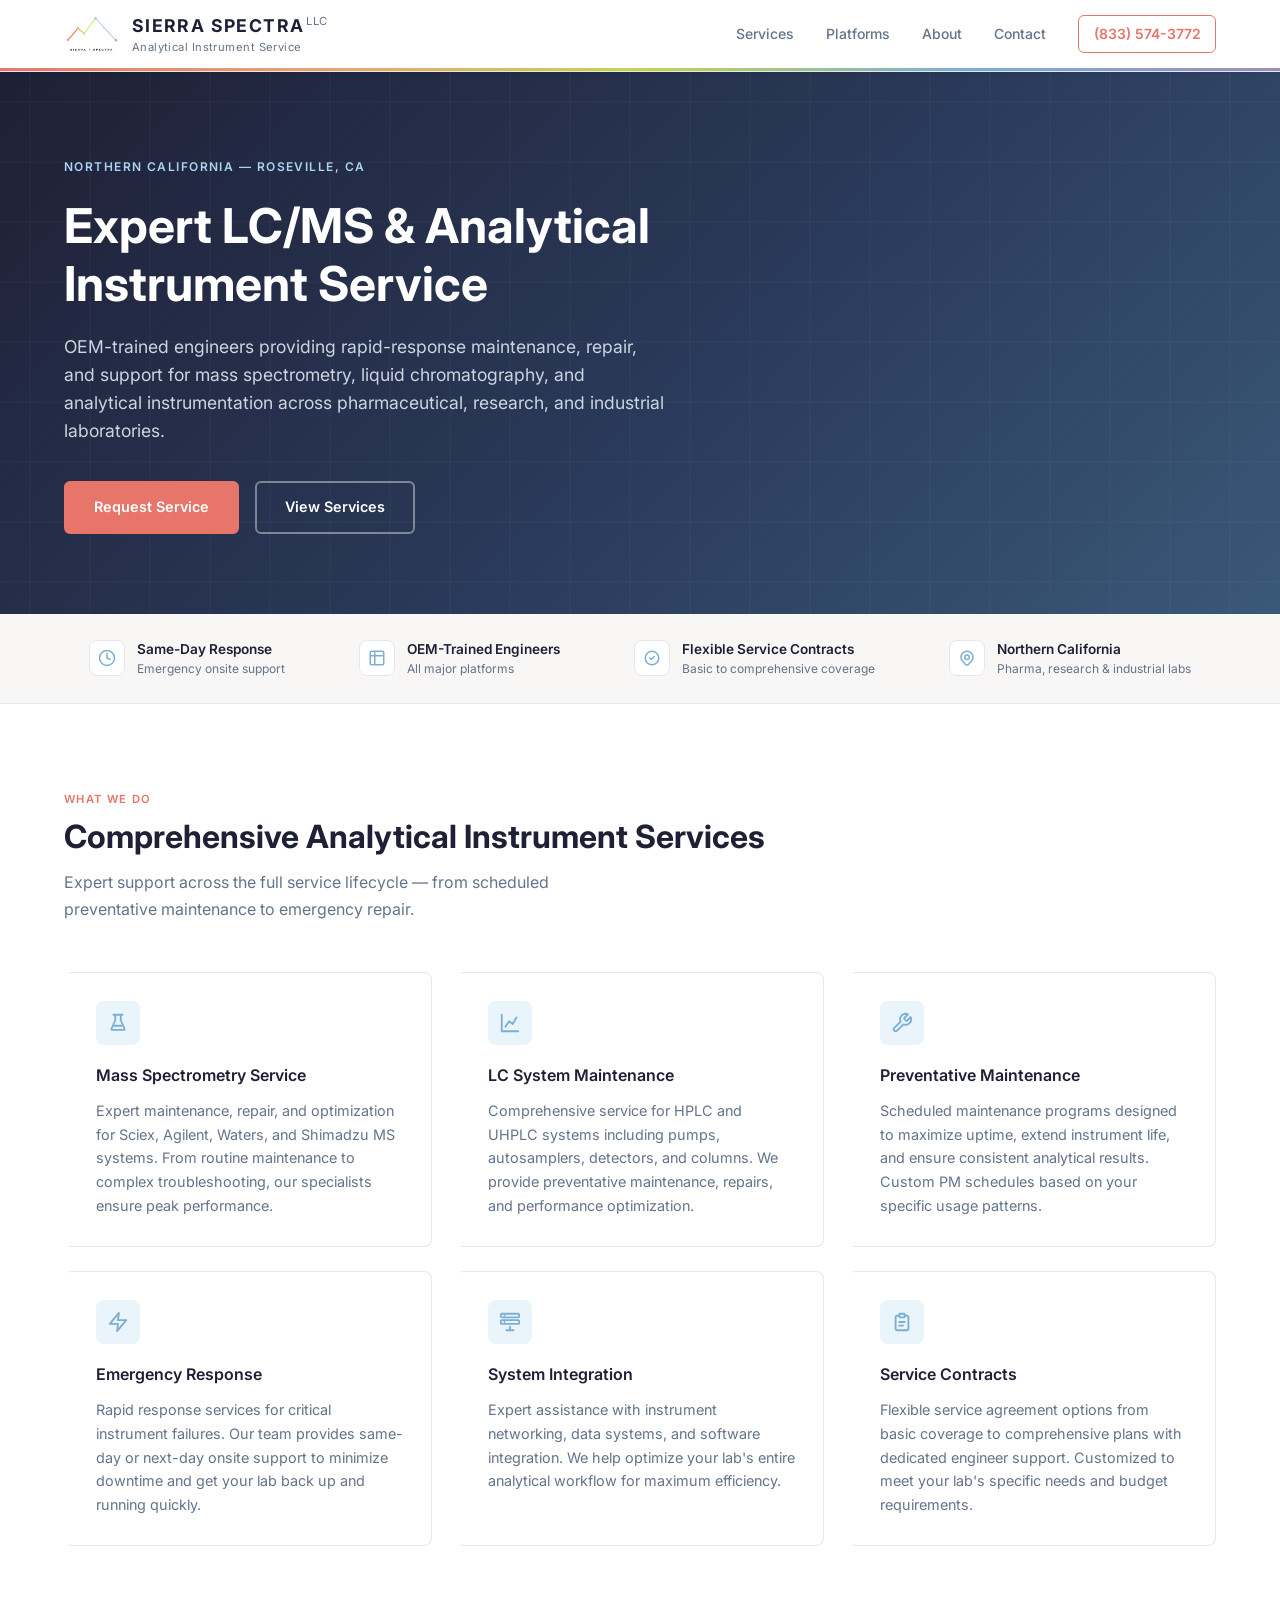
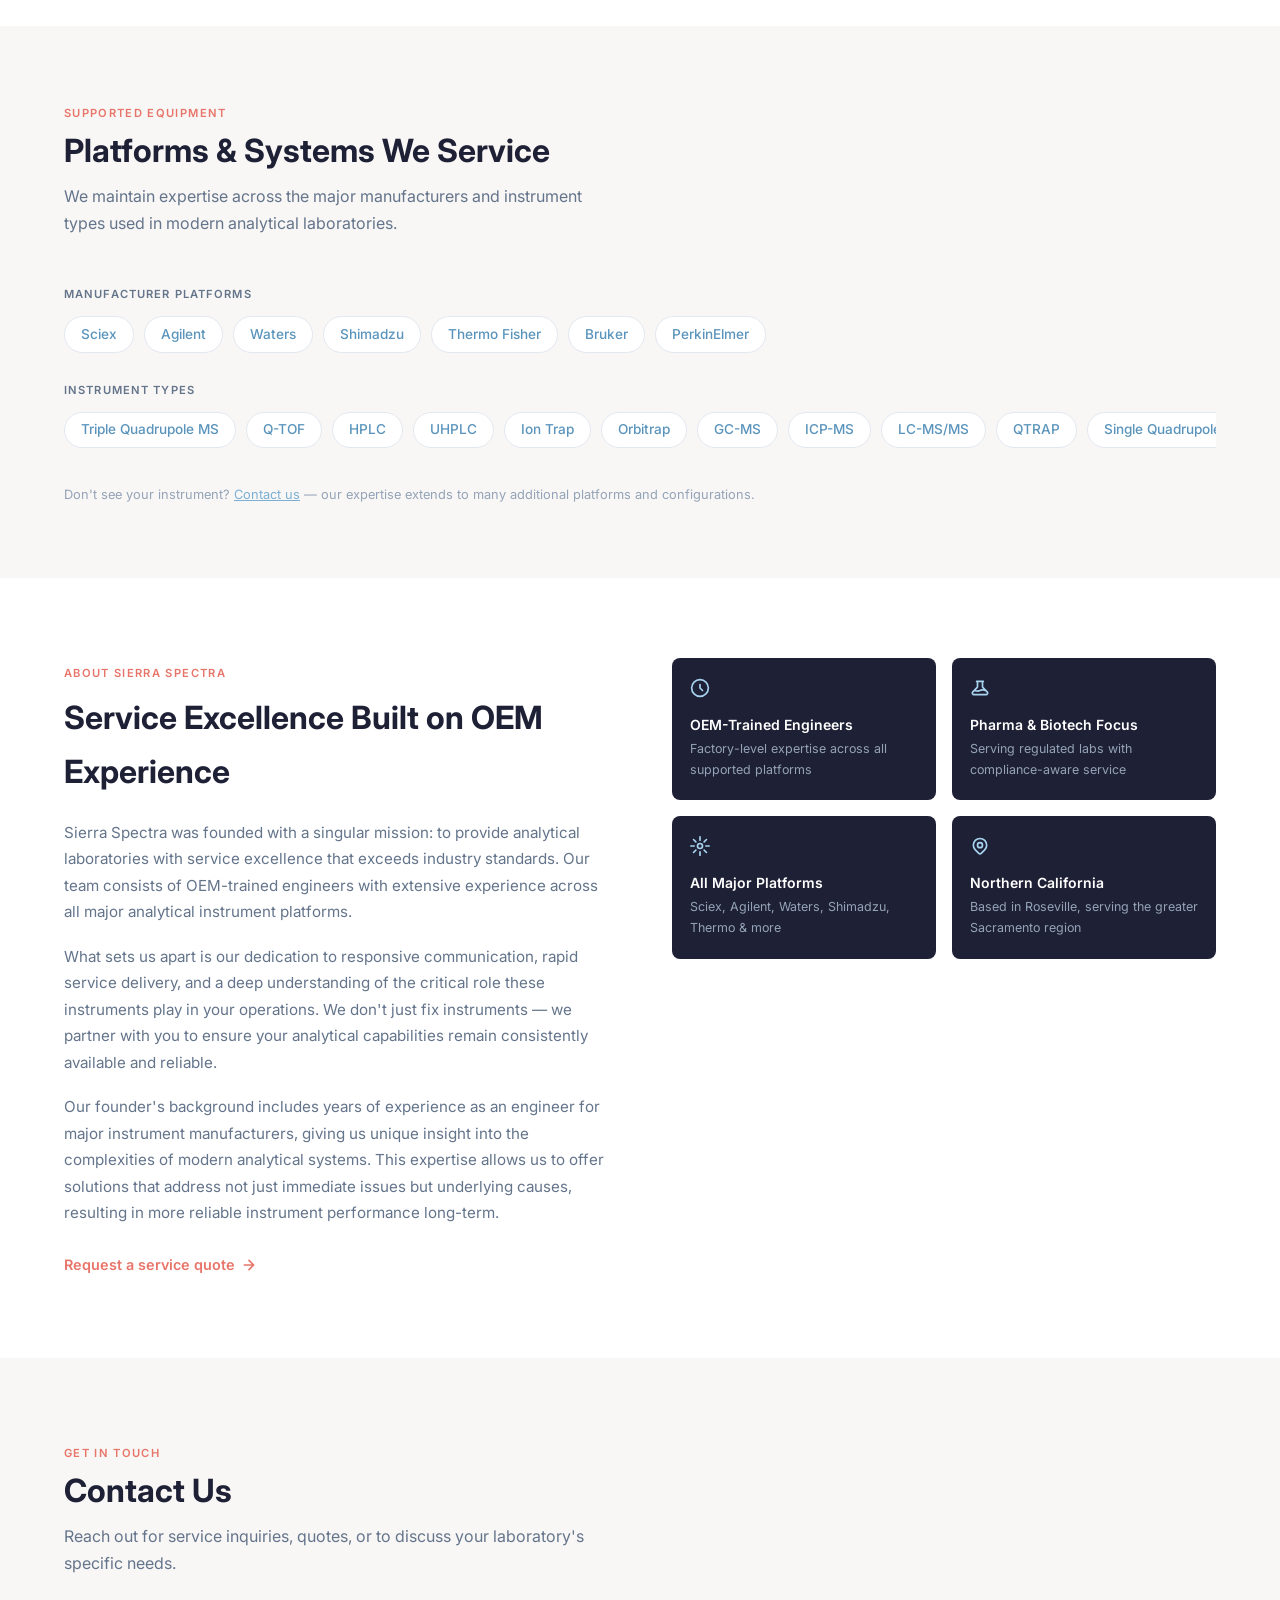
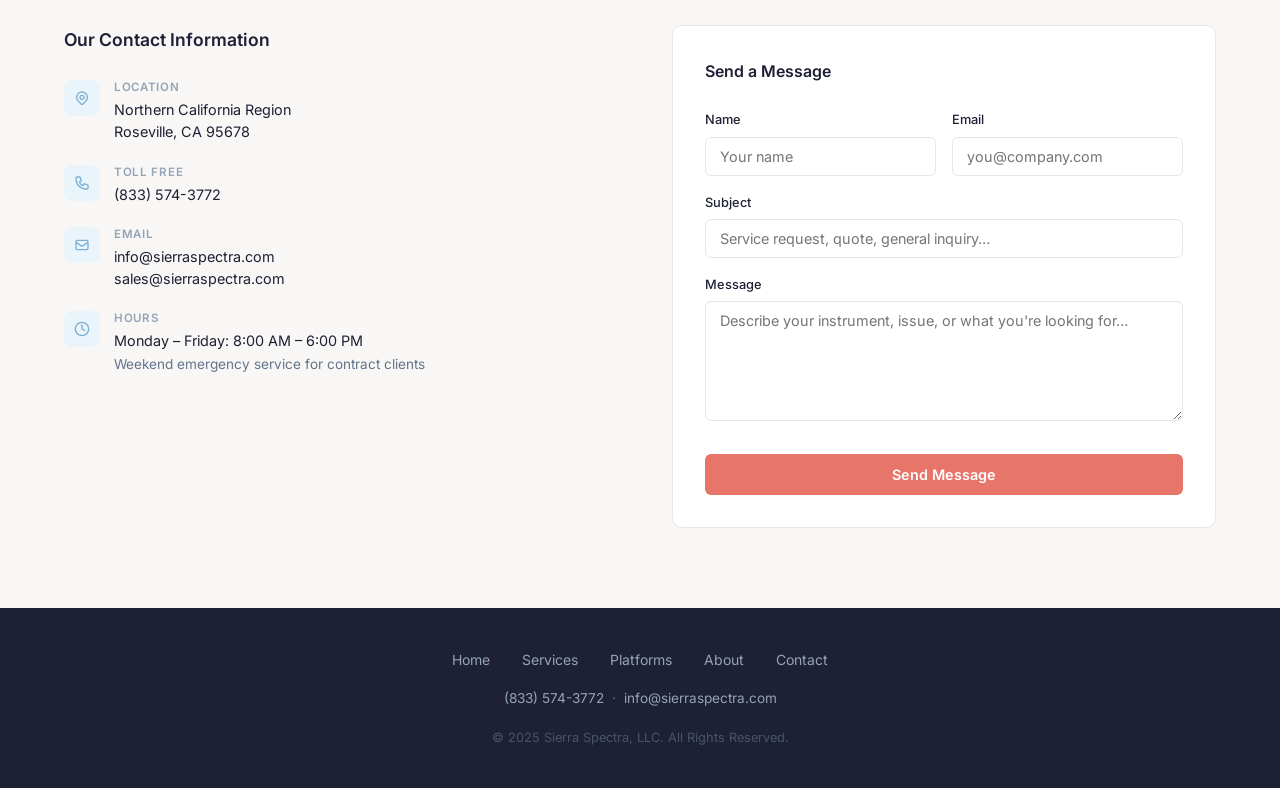
<file: previews/replace-logo-sslogo-yKRDI/index.html>
<!DOCTYPE html>
<html lang="en">
<head>
    <meta charset="UTF-8">
    <meta name="viewport" content="width=device-width, initial-scale=1.0">
    <title>Sierra Spectra — Analytical Instrument Service Specialists</title>
    <link rel="preconnect" href="https://fonts.googleapis.com">
    <link rel="preconnect" href="https://fonts.gstatic.com" crossorigin>
    <link href="https://fonts.googleapis.com/css2?family=Inter:wght@300;400;500;600;700&display=swap" rel="stylesheet">
    <style>
        :root {
            /* Brand palette — derived from Sierra Spectra logo */
            --coral:   #E8756A;   /* logo: leftmost dot  */
            --orange:  #E8A370;   /* logo: 2nd dot       */
            --lime:    #C5D44A;   /* logo: valley dot    */
            --sky:     #7BAFD4;   /* logo: peak dot      */
            --purple:  #9B8EB8;   /* logo: rightmost dot */

            /* Functional aliases */
            --navy:    #1e2035;   /* dark text / header bg */
            --blue:    #7BAFD4;   /* sky blue — links, icons, accents */
            --blue-dk: #5A94BC;   /* darker sky — hover states */
            --slate:   #64748b;
            --slate-lt:#94a3b8;
            --border:  #e2e8f0;
            --gray-bg: #f8f7f5;   /* very slightly warm off-white */
            --white:   #ffffff;
        }

        *, *::before, *::after {
            margin: 0;
            padding: 0;
            box-sizing: border-box;
        }

        html {
            scroll-behavior: smooth;
        }

        body {
            font-family: 'Inter', -apple-system, BlinkMacSystemFont, 'Segoe UI', sans-serif;
            font-size: 16px;
            line-height: 1.7;
            color: var(--navy);
            background: var(--white);
        }

        .container {
            width: 90%;
            max-width: 1200px;
            margin: 0 auto;
        }

        /* ===== NAVIGATION ===== */
        .nav {
            position: sticky;
            top: 0;
            z-index: 100;
            background: var(--white);
            border-bottom: 1px solid var(--border);
            box-shadow: 0 1px 3px rgba(0,0,0,0.08);
        }

        /* Spectrum accent bar — mirrors the logo's color gradient */
        .nav::after {
            content: '';
            display: block;
            height: 3px;
            background: linear-gradient(to right, #E8756A, #E8A370, #C5D44A, #7BAFD4, #9B8EB8);
        }

        .nav-inner {
            display: flex;
            align-items: center;
            justify-content: space-between;
            height: 68px;
        }

        .nav-logo {
            display: flex;
            flex-direction: row;
            align-items: center;
            gap: 0.6rem;
            text-decoration: none;
        }

        .nav-logo-img {
            height: 40px;
            width: auto;
            flex-shrink: 0;
        }

        .nav-logo-name {
            font-size: 1.1rem;
            font-weight: 700;
            letter-spacing: 0.08em;
            color: var(--navy);
        }

        .nav-logo-name span {
            font-weight: 400;
            font-size: 0.7rem;
            color: var(--slate);
            letter-spacing: 0.04em;
            vertical-align: super;
            margin-left: 2px;
        }

        .nav-logo-tag {
            font-size: 0.7rem;
            font-weight: 400;
            color: var(--slate);
            letter-spacing: 0.04em;
            margin-top: -2px;
        }

        .nav-right {
            display: flex;
            align-items: center;
            gap: 2rem;
        }

        .nav-links {
            display: flex;
            list-style: none;
            gap: 2rem;
        }

        .nav-links a {
            text-decoration: none;
            font-size: 0.875rem;
            font-weight: 500;
            color: var(--slate);
            transition: color 0.2s;
        }

        .nav-links a:hover {
            color: var(--blue);
        }

        .nav-phone {
            font-size: 0.875rem;
            font-weight: 600;
            color: var(--coral);
            text-decoration: none;
            border: 1.5px solid var(--coral);
            border-radius: 6px;
            padding: 0.4rem 0.9rem;
            transition: all 0.2s;
            white-space: nowrap;
        }

        .nav-phone:hover {
            background: var(--coral);
            color: var(--white);
        }

        .nav-hamburger {
            display: none;
            background: none;
            border: none;
            cursor: pointer;
            padding: 4px;
            color: var(--navy);
        }

        /* ===== HERO ===== */
        .hero {
            position: relative;
            min-height: 520px;
            display: flex;
            align-items: center;
            background: linear-gradient(135deg, #1e2035 0%, #2a3a5a 55%, #3a5878 100%);
            overflow: hidden;
        }

        .hero-pattern {
            position: absolute;
            inset: 0;
            background-image: url("data:image/svg+xml,%3Csvg xmlns='http://www.w3.org/2000/svg' width='60' height='60'%3E%3Cpath d='M0 0h60v60H0z' fill='none'/%3E%3Cpath d='M0 30h60M30 0v60' stroke='%23ffffff' stroke-width='0.5' opacity='0.08'/%3E%3C/svg%3E");
            pointer-events: none;
        }

        .hero-content {
            position: relative;
            z-index: 1;
            padding: 5rem 0;
        }

        .hero-eyebrow {
            display: inline-block;
            font-size: 0.75rem;
            font-weight: 600;
            letter-spacing: 0.12em;
            text-transform: uppercase;
            color: #a8d4f0;
            margin-bottom: 1.25rem;
        }

        .hero h1 {
            font-size: clamp(2rem, 4vw, 3rem);
            font-weight: 700;
            color: var(--white);
            line-height: 1.2;
            max-width: 680px;
            margin-bottom: 1.25rem;
        }

        .hero-sub {
            font-size: 1.1rem;
            font-weight: 400;
            color: #cbd5e1;
            max-width: 600px;
            margin-bottom: 2.25rem;
            line-height: 1.6;
        }

        .hero-ctas {
            display: flex;
            gap: 1rem;
            flex-wrap: wrap;
        }

        .btn-primary {
            display: inline-block;
            background: var(--coral);
            color: var(--white);
            font-size: 0.9rem;
            font-weight: 600;
            padding: 0.75rem 1.75rem;
            border-radius: 6px;
            text-decoration: none;
            transition: all 0.2s;
            border: 2px solid var(--coral);
        }

        .btn-primary:hover {
            background: #c95c52;
            border-color: #c95c52;
            transform: translateY(-1px);
        }

        .btn-ghost {
            display: inline-block;
            background: transparent;
            color: var(--white);
            font-size: 0.9rem;
            font-weight: 600;
            padding: 0.75rem 1.75rem;
            border-radius: 6px;
            text-decoration: none;
            border: 2px solid rgba(255,255,255,0.4);
            transition: all 0.2s;
        }

        .btn-ghost:hover {
            border-color: rgba(255,255,255,0.8);
            background: rgba(255,255,255,0.1);
        }

        /* ===== STATS BAR ===== */
        .stats-bar {
            background: var(--gray-bg);
            border-bottom: 1px solid var(--border);
            padding: 1.5rem 0;
        }

        .stats-grid {
            display: flex;
            justify-content: space-around;
            flex-wrap: wrap;
            gap: 1.5rem;
        }

        .stat-item {
            display: flex;
            align-items: center;
            gap: 0.75rem;
        }

        .stat-icon {
            width: 36px;
            height: 36px;
            background: var(--white);
            border-radius: 8px;
            border: 1px solid var(--border);
            display: flex;
            align-items: center;
            justify-content: center;
            flex-shrink: 0;
        }

        .stat-icon svg {
            width: 18px;
            height: 18px;
            color: var(--blue);
            stroke: var(--blue);
        }

        .stat-label {
            font-size: 0.85rem;
            font-weight: 600;
            color: var(--navy);
        }

        .stat-sub {
            font-size: 0.75rem;
            color: var(--slate);
            margin-top: -2px;
        }

        /* ===== SECTION HEADERS ===== */
        .section-header {
            margin-bottom: 3rem;
        }

        .section-header.centered {
            text-align: center;
        }

        .section-eyebrow {
            display: inline-block;
            font-size: 0.7rem;
            font-weight: 600;
            letter-spacing: 0.12em;
            text-transform: uppercase;
            color: var(--coral);
            margin-bottom: 0.5rem;
        }

        .section-header h2 {
            font-size: clamp(1.5rem, 3vw, 2rem);
            font-weight: 700;
            color: var(--navy);
            line-height: 1.25;
        }

        .section-header p {
            margin-top: 0.75rem;
            font-size: 1rem;
            color: var(--slate);
            max-width: 560px;
        }

        .section-header.centered p {
            margin-left: auto;
            margin-right: auto;
        }

        /* ===== SERVICES ===== */
        .services {
            padding: 5rem 0;
            background: var(--white);
        }

        .service-grid {
            display: grid;
            grid-template-columns: repeat(auto-fit, minmax(300px, 1fr));
            gap: 1.5rem;
        }

        .service-card {
            border: 1px solid var(--border);
            border-radius: 8px;
            padding: 1.75rem;
            background: var(--white);
            transition: all 0.2s;
            border-left: 4px solid transparent;
        }

        .service-card:hover {
            border-left-color: var(--coral);
            box-shadow: 0 4px 16px rgba(232,117,106,0.12);
            transform: translateY(-2px);
        }

        .service-card-icon {
            width: 44px;
            height: 44px;
            background: #eaf4fb;
            border-radius: 8px;
            display: flex;
            align-items: center;
            justify-content: center;
            margin-bottom: 1.1rem;
        }

        .service-card-icon svg {
            width: 22px;
            height: 22px;
            stroke: var(--blue);
        }

        .service-card h3 {
            font-size: 1rem;
            font-weight: 600;
            color: var(--navy);
            margin-bottom: 0.6rem;
        }

        .service-card p {
            font-size: 0.9rem;
            color: var(--slate);
            line-height: 1.65;
        }

        /* ===== PLATFORMS WE SERVICE ===== */
        .platforms {
            padding: 4.5rem 0;
            background: var(--gray-bg);
        }

        .scroll-row {
            margin-top: 1.5rem;
        }

        .scroll-row-label {
            font-size: 0.7rem;
            font-weight: 600;
            letter-spacing: 0.1em;
            text-transform: uppercase;
            color: var(--slate);
            margin-bottom: 0.75rem;
        }

        .scroll-track {
            display: flex;
            gap: 0.625rem;
            overflow-x: auto;
            padding-bottom: 0.5rem;
            scrollbar-width: none;
            -ms-overflow-style: none;
        }

        .scroll-track::-webkit-scrollbar {
            display: none;
        }

        .scroll-pill {
            flex-shrink: 0;
            display: inline-block;
            background: var(--white);
            border: 1px solid var(--border);
            border-radius: 9999px;
            padding: 0.35rem 1rem;
            font-size: 0.85rem;
            font-weight: 500;
            color: var(--blue-dk);
            white-space: nowrap;
            cursor: default;
            transition: border-color 0.15s;
        }

        .scroll-pill:hover {
            border-color: var(--blue);
        }

        .scroll-row + .scroll-row {
            margin-top: 1.25rem;
        }

        .platforms-note {
            margin-top: 1.75rem;
            font-size: 0.8rem;
            color: var(--slate-lt);
        }

        /* ===== ABOUT ===== */
        .about {
            padding: 5rem 0;
            background: var(--white);
        }

        .about-grid {
            display: grid;
            grid-template-columns: 1fr 1fr;
            gap: 4rem;
            align-items: start;
        }

        .about-text h2 {
            font-size: clamp(1.5rem, 3vw, 2rem);
            font-weight: 700;
            color: var(--navy);
            margin-bottom: 1.25rem;
        }

        .about-text p {
            font-size: 0.95rem;
            color: var(--slate);
            margin-bottom: 1.1rem;
            line-height: 1.75;
        }

        .about-cta {
            display: inline-flex;
            align-items: center;
            gap: 0.4rem;
            font-size: 0.9rem;
            font-weight: 600;
            color: var(--coral);
            text-decoration: none;
            margin-top: 0.5rem;
            transition: gap 0.2s;
        }

        .about-cta:hover {
            gap: 0.7rem;
        }

        .about-highlights {
            display: grid;
            grid-template-columns: 1fr 1fr;
            gap: 1rem;
        }

        .highlight-card {
            background: var(--navy);
            border-radius: 8px;
            padding: 1.25rem 1.1rem;
            color: var(--white);
        }

        .highlight-card svg {
            width: 20px;
            height: 20px;
            stroke: #a8d4f0;
            margin-bottom: 0.6rem;
        }

        .highlight-card h4 {
            font-size: 0.875rem;
            font-weight: 600;
            color: var(--white);
            line-height: 1.3;
        }

        .highlight-card p {
            font-size: 0.78rem;
            color: #94a3b8;
            margin-top: 0.25rem;
        }

        /* ===== CONTACT ===== */
        .contact {
            padding: 5rem 0;
            background: var(--gray-bg);
        }

        .contact-grid {
            display: grid;
            grid-template-columns: 1fr 1fr;
            gap: 4rem;
        }

        .contact-info h3 {
            font-size: 1.1rem;
            font-weight: 600;
            color: var(--navy);
            margin-bottom: 1.5rem;
        }

        .contact-detail {
            display: flex;
            align-items: flex-start;
            gap: 0.875rem;
            margin-bottom: 1.25rem;
        }

        .contact-detail-icon {
            width: 36px;
            height: 36px;
            background: #eaf4fb;
            border-radius: 8px;
            display: flex;
            align-items: center;
            justify-content: center;
            flex-shrink: 0;
            margin-top: 1px;
        }

        .contact-detail-icon svg {
            width: 16px;
            height: 16px;
            stroke: var(--blue);
        }

        .contact-detail-text {
            font-size: 0.9rem;
            color: var(--navy);
            line-height: 1.55;
        }

        .contact-detail-text a {
            color: var(--navy);
            text-decoration: none;
        }

        .contact-detail-text a:hover {
            color: var(--blue);
            text-decoration: underline;
        }

        .contact-detail-text .label {
            font-size: 0.72rem;
            font-weight: 600;
            letter-spacing: 0.06em;
            text-transform: uppercase;
            color: var(--slate-lt);
            display: block;
            margin-bottom: 2px;
        }

        /* Contact Form */
        .contact-form-wrap {
            background: var(--white);
            border: 1px solid var(--border);
            border-radius: 10px;
            padding: 2rem;
        }

        .contact-form-wrap h3 {
            font-size: 1rem;
            font-weight: 600;
            color: var(--navy);
            margin-bottom: 1.5rem;
        }

        .form-group {
            margin-bottom: 1rem;
        }

        .form-group label {
            display: block;
            font-size: 0.8rem;
            font-weight: 500;
            color: var(--navy);
            margin-bottom: 0.35rem;
        }

        .form-group input,
        .form-group textarea,
        .form-group select {
            width: 100%;
            padding: 0.625rem 0.875rem;
            border: 1px solid var(--border);
            border-radius: 6px;
            font-size: 0.9rem;
            font-family: inherit;
            color: var(--navy);
            background: var(--white);
            transition: border-color 0.15s, box-shadow 0.15s;
            appearance: none;
        }

        .form-group input:focus,
        .form-group textarea:focus,
        .form-group select:focus {
            outline: none;
            border-color: var(--blue);
            box-shadow: 0 0 0 3px rgba(123,175,212,0.2);
        }

        .form-group textarea {
            height: 120px;
            resize: vertical;
        }

        .form-row {
            display: grid;
            grid-template-columns: 1fr 1fr;
            gap: 1rem;
        }

        .btn-submit {
            width: 100%;
            background: var(--coral);
            color: var(--white);
            border: none;
            padding: 0.75rem;
            font-size: 0.9rem;
            font-weight: 600;
            font-family: inherit;
            border-radius: 6px;
            cursor: pointer;
            transition: background 0.2s;
            margin-top: 0.5rem;
        }

        .btn-submit:hover {
            background: #c95c52;
        }

        /* ===== FOOTER ===== */
        footer {
            background: var(--navy);
            color: #94a3b8;
            padding: 2.5rem 0;
        }

        .footer-inner {
            display: flex;
            flex-direction: column;
            align-items: center;
            gap: 1rem;
            text-align: center;
        }

        .footer-links {
            display: flex;
            gap: 2rem;
            flex-wrap: wrap;
            justify-content: center;
        }

        .footer-links a {
            color: #94a3b8;
            text-decoration: none;
            font-size: 0.875rem;
            transition: color 0.2s;
        }

        .footer-links a:hover {
            color: var(--white);
        }

        .footer-contact {
            font-size: 0.85rem;
            color: #64748b;
        }

        .footer-contact a {
            color: #94a3b8;
            text-decoration: none;
        }

        .footer-contact a:hover {
            color: var(--white);
        }

        .footer-copy {
            font-size: 0.8rem;
            color: #475569;
        }

        /* ===== MOBILE NAV ===== */
        .mobile-menu {
            display: none;
            padding: 1rem 0;
            border-top: 1px solid var(--border);
            background: var(--white);
        }

        .mobile-menu.open {
            display: block;
        }

        .mobile-menu ul {
            list-style: none;
            display: flex;
            flex-direction: column;
            gap: 0.25rem;
        }

        .mobile-menu a {
            display: block;
            padding: 0.6rem 0;
            font-size: 0.95rem;
            font-weight: 500;
            color: var(--navy);
            text-decoration: none;
        }

        .mobile-menu a:hover {
            color: var(--blue);
        }

        .mobile-phone {
            display: block;
            margin-top: 0.75rem;
            padding-top: 0.75rem;
            border-top: 1px solid var(--border);
            font-size: 0.9rem;
            font-weight: 600;
            color: var(--coral);
            text-decoration: none;
        }

        /* ===== RESPONSIVE ===== */
        @media (max-width: 768px) {
            .nav-links,
            .nav-phone {
                display: none;
            }

            .nav-hamburger {
                display: flex;
            }

            .stats-grid {
                display: grid;
                grid-template-columns: 1fr 1fr;
                gap: 1rem;
            }

            .about-grid,
            .contact-grid {
                grid-template-columns: 1fr;
                gap: 2.5rem;
            }

            .about-highlights {
                grid-template-columns: 1fr 1fr;
            }

            .form-row {
                grid-template-columns: 1fr;
            }

            .hero-ctas {
                flex-direction: column;
                align-items: flex-start;
            }

            .btn-primary,
            .btn-ghost {
                width: 100%;
                text-align: center;
            }
        }

        @media (max-width: 480px) {
            .stats-grid {
                grid-template-columns: 1fr;
            }

            .about-highlights {
                grid-template-columns: 1fr;
            }
        }
    </style>
</head>
<body>

    <!-- NAVIGATION -->
    <header>
        <nav class="nav">
            <div class="container">
                <div class="nav-inner">
                    <a href="#home" class="nav-logo">
                        <img src="assets/SSLogo_FullColor.png" alt="Sierra Spectra logo mark" class="nav-logo-img">
                        <div>
                            <div class="nav-logo-name">SIERRA SPECTRA<span>LLC</span></div>
                            <div class="nav-logo-tag">Analytical Instrument Service</div>
                        </div>
                    </a>

                    <div class="nav-right">
                        <ul class="nav-links">
                            <li><a href="#services">Services</a></li>
                            <li><a href="#platforms">Platforms</a></li>
                            <li><a href="#about">About</a></li>
                            <li><a href="#contact">Contact</a></li>
                        </ul>
                        <a href="tel:8335743772" class="nav-phone">(833) 574-3772</a>
                    </div>

                    <button class="nav-hamburger" aria-label="Toggle menu" onclick="document.querySelector('.mobile-menu').classList.toggle('open')">
                        <svg width="22" height="22" viewBox="0 0 24 24" fill="none" stroke="currentColor" stroke-width="2" stroke-linecap="round" stroke-linejoin="round">
                            <line x1="3" y1="6" x2="21" y2="6"/>
                            <line x1="3" y1="12" x2="21" y2="12"/>
                            <line x1="3" y1="18" x2="21" y2="18"/>
                        </svg>
                    </button>
                </div>

                <div class="mobile-menu">
                    <ul>
                        <li><a href="#services" onclick="this.closest('.mobile-menu').classList.remove('open')">Services</a></li>
                        <li><a href="#platforms" onclick="this.closest('.mobile-menu').classList.remove('open')">Platforms</a></li>
                        <li><a href="#about" onclick="this.closest('.mobile-menu').classList.remove('open')">About</a></li>
                        <li><a href="#contact" onclick="this.closest('.mobile-menu').classList.remove('open')">Contact</a></li>
                    </ul>
                    <a href="tel:8335743772" class="mobile-phone">(833) 574-3772</a>
                </div>
            </div>
        </nav>
    </header>

    <!-- HERO -->
    <section id="home" class="hero">
        <div class="hero-pattern"></div>
        <div class="container hero-content">
            <div class="hero-eyebrow">Northern California &mdash; Roseville, CA</div>
            <h1>Expert LC/MS &amp; Analytical Instrument Service</h1>
            <p class="hero-sub">OEM-trained engineers providing rapid-response maintenance, repair, and support for mass spectrometry, liquid chromatography, and analytical instrumentation across pharmaceutical, research, and industrial laboratories.</p>
            <div class="hero-ctas">
                <a href="#contact" class="btn-primary">Request Service</a>
                <a href="#services" class="btn-ghost">View Services</a>
            </div>
        </div>
    </section>

    <!-- STATS BAR -->
    <section class="stats-bar">
        <div class="container">
            <div class="stats-grid">
                <div class="stat-item">
                    <div class="stat-icon">
                        <svg viewBox="0 0 24 24" fill="none" stroke-width="2" stroke-linecap="round" stroke-linejoin="round">
                            <path d="M12 2a10 10 0 100 20 10 10 0 000-20z"/>
                            <path d="M12 6v6l4 2"/>
                        </svg>
                    </div>
                    <div>
                        <div class="stat-label">Same-Day Response</div>
                        <div class="stat-sub">Emergency onsite support</div>
                    </div>
                </div>

                <div class="stat-item">
                    <div class="stat-icon">
                        <svg viewBox="0 0 24 24" fill="none" stroke-width="2" stroke-linecap="round" stroke-linejoin="round">
                            <path d="M9 3H5a2 2 0 00-2 2v4m6-6h10a2 2 0 012 2v4M9 3v18m0 0h10a2 2 0 002-2V9M9 21H5a2 2 0 01-2-2V9m0 0h18"/>
                        </svg>
                    </div>
                    <div>
                        <div class="stat-label">OEM-Trained Engineers</div>
                        <div class="stat-sub">All major platforms</div>
                    </div>
                </div>

                <div class="stat-item">
                    <div class="stat-icon">
                        <svg viewBox="0 0 24 24" fill="none" stroke-width="2" stroke-linecap="round" stroke-linejoin="round">
                            <path d="M9 12l2 2 4-4m6 2a9 9 0 11-18 0 9 9 0 0118 0z"/>
                        </svg>
                    </div>
                    <div>
                        <div class="stat-label">Flexible Service Contracts</div>
                        <div class="stat-sub">Basic to comprehensive coverage</div>
                    </div>
                </div>

                <div class="stat-item">
                    <div class="stat-icon">
                        <svg viewBox="0 0 24 24" fill="none" stroke-width="2" stroke-linecap="round" stroke-linejoin="round">
                            <path d="M17.657 16.657L13.414 20.9a1.998 1.998 0 01-2.827 0l-4.244-4.243a8 8 0 1111.314 0z"/>
                            <path d="M15 11a3 3 0 11-6 0 3 3 0 016 0z"/>
                        </svg>
                    </div>
                    <div>
                        <div class="stat-label">Northern California</div>
                        <div class="stat-sub">Pharma, research &amp; industrial labs</div>
                    </div>
                </div>
            </div>
        </div>
    </section>

    <!-- SERVICES -->
    <section id="services" class="services">
        <div class="container">
            <div class="section-header">
                <div class="section-eyebrow">What We Do</div>
                <h2>Comprehensive Analytical Instrument Services</h2>
                <p>Expert support across the full service lifecycle — from scheduled preventative maintenance to emergency repair.</p>
            </div>

            <div class="service-grid">

                <div class="service-card">
                    <div class="service-card-icon">
                        <!-- Flask / beaker icon -->
                        <svg viewBox="0 0 24 24" fill="none" stroke-width="2" stroke-linecap="round" stroke-linejoin="round">
                            <path d="M9 3h6m-6 0v6l-4 9a1 1 0 00.9 1.45h12.2A1 1 0 0019 18l-4-9V3M9 3H7m8 0h2"/>
                            <path d="M7.8 15h8.4"/>
                        </svg>
                    </div>
                    <h3>Mass Spectrometry Service</h3>
                    <p>Expert maintenance, repair, and optimization for Sciex, Agilent, Waters, and Shimadzu MS systems. From routine maintenance to complex troubleshooting, our specialists ensure peak performance.</p>
                </div>

                <div class="service-card">
                    <div class="service-card-icon">
                        <!-- Chart / LC icon -->
                        <svg viewBox="0 0 24 24" fill="none" stroke-width="2" stroke-linecap="round" stroke-linejoin="round">
                            <path d="M3 3v18h18"/>
                            <path d="M7 16l4-6 4 3 4-7"/>
                        </svg>
                    </div>
                    <h3>LC System Maintenance</h3>
                    <p>Comprehensive service for HPLC and UHPLC systems including pumps, autosamplers, detectors, and columns. We provide preventative maintenance, repairs, and performance optimization.</p>
                </div>

                <div class="service-card">
                    <div class="service-card-icon">
                        <!-- Wrench icon -->
                        <svg viewBox="0 0 24 24" fill="none" stroke-width="2" stroke-linecap="round" stroke-linejoin="round">
                            <path d="M14.7 6.3a1 1 0 000 1.4l1.6 1.6a1 1 0 001.4 0l3.77-3.77a6 6 0 01-7.94 7.94l-6.91 6.91a2.12 2.12 0 01-3-3l6.91-6.91a6 6 0 017.94-7.94l-3.76 3.76z"/>
                        </svg>
                    </div>
                    <h3>Preventative Maintenance</h3>
                    <p>Scheduled maintenance programs designed to maximize uptime, extend instrument life, and ensure consistent analytical results. Custom PM schedules based on your specific usage patterns.</p>
                </div>

                <div class="service-card">
                    <div class="service-card-icon">
                        <!-- Lightning bolt icon -->
                        <svg viewBox="0 0 24 24" fill="none" stroke-width="2" stroke-linecap="round" stroke-linejoin="round">
                            <path d="M13 2L3 14h9l-1 8 10-12h-9l1-8z"/>
                        </svg>
                    </div>
                    <h3>Emergency Response</h3>
                    <p>Rapid response services for critical instrument failures. Our team provides same-day or next-day onsite support to minimize downtime and get your lab back up and running quickly.</p>
                </div>

                <div class="service-card">
                    <div class="service-card-icon">
                        <!-- Network / server icon -->
                        <svg viewBox="0 0 24 24" fill="none" stroke-width="2" stroke-linecap="round" stroke-linejoin="round">
                            <rect x="2" y="3" width="20" height="4" rx="1"/>
                            <rect x="2" y="10" width="20" height="4" rx="1"/>
                            <path d="M6 5h.01M6 12h.01"/>
                            <path d="M12 17v4m-4 0h8"/>
                        </svg>
                    </div>
                    <h3>System Integration</h3>
                    <p>Expert assistance with instrument networking, data systems, and software integration. We help optimize your lab's entire analytical workflow for maximum efficiency.</p>
                </div>

                <div class="service-card">
                    <div class="service-card-icon">
                        <!-- Document / contract icon -->
                        <svg viewBox="0 0 24 24" fill="none" stroke-width="2" stroke-linecap="round" stroke-linejoin="round">
                            <path d="M9 5H7a2 2 0 00-2 2v12a2 2 0 002 2h10a2 2 0 002-2V7a2 2 0 00-2-2h-2"/>
                            <rect x="9" y="3" width="6" height="4" rx="1"/>
                            <path d="M9 12h6M9 16h4"/>
                        </svg>
                    </div>
                    <h3>Service Contracts</h3>
                    <p>Flexible service agreement options from basic coverage to comprehensive plans with dedicated engineer support. Customized to meet your lab's specific needs and budget requirements.</p>
                </div>

            </div>
        </div>
    </section>

    <!-- PLATFORMS WE SERVICE -->
    <section id="platforms" class="platforms">
        <div class="container">
            <div class="section-header">
                <div class="section-eyebrow">Supported Equipment</div>
                <h2>Platforms &amp; Systems We Service</h2>
                <p>We maintain expertise across the major manufacturers and instrument types used in modern analytical laboratories.</p>
            </div>

            <div class="scroll-row">
                <div class="scroll-row-label">Manufacturer Platforms</div>
                <div class="scroll-track" role="list" aria-label="Supported manufacturer platforms">
                    <span class="scroll-pill">Sciex</span>
                    <span class="scroll-pill">Agilent</span>
                    <span class="scroll-pill">Waters</span>
                    <span class="scroll-pill">Shimadzu</span>
                    <span class="scroll-pill">Thermo Fisher</span>
                    <span class="scroll-pill">Bruker</span>
                    <span class="scroll-pill">PerkinElmer</span>
                </div>
            </div>

            <div class="scroll-row">
                <div class="scroll-row-label">Instrument Types</div>
                <div class="scroll-track" role="list" aria-label="Supported instrument types">
                    <span class="scroll-pill">Triple Quadrupole MS</span>
                    <span class="scroll-pill">Q-TOF</span>
                    <span class="scroll-pill">HPLC</span>
                    <span class="scroll-pill">UHPLC</span>
                    <span class="scroll-pill">Ion Trap</span>
                    <span class="scroll-pill">Orbitrap</span>
                    <span class="scroll-pill">GC-MS</span>
                    <span class="scroll-pill">ICP-MS</span>
                    <span class="scroll-pill">LC-MS/MS</span>
                    <span class="scroll-pill">QTRAP</span>
                    <span class="scroll-pill">Single Quadrupole</span>
                </div>
            </div>

            <p class="platforms-note">Don't see your instrument? <a href="#contact" style="color: var(--blue);">Contact us</a> — our expertise extends to many additional platforms and configurations.</p>
        </div>
    </section>

    <!-- ABOUT -->
    <section id="about" class="about">
        <div class="container">
            <div class="about-grid">
                <div class="about-text">
                    <div class="section-eyebrow">About Sierra Spectra</div>
                    <h2>Service Excellence Built on OEM Experience</h2>

                    <p>Sierra Spectra was founded with a singular mission: to provide analytical laboratories with service excellence that exceeds industry standards. Our team consists of OEM-trained engineers with extensive experience across all major analytical instrument platforms.</p>

                    <p>What sets us apart is our dedication to responsive communication, rapid service delivery, and a deep understanding of the critical role these instruments play in your operations. We don't just fix instruments — we partner with you to ensure your analytical capabilities remain consistently available and reliable.</p>

                    <p>Our founder's background includes years of experience as an engineer for major instrument manufacturers, giving us unique insight into the complexities of modern analytical systems. This expertise allows us to offer solutions that address not just immediate issues but underlying causes, resulting in more reliable instrument performance long-term.</p>

                    <a href="#contact" class="about-cta">
                        Request a service quote
                        <svg width="16" height="16" viewBox="0 0 24 24" fill="none" stroke="currentColor" stroke-width="2.5" stroke-linecap="round" stroke-linejoin="round">
                            <path d="M5 12h14M12 5l7 7-7 7"/>
                        </svg>
                    </a>
                </div>

                <div class="about-highlights">
                    <div class="highlight-card">
                        <svg viewBox="0 0 24 24" fill="none" stroke-width="2" stroke-linecap="round" stroke-linejoin="round">
                            <path d="M12 2a10 10 0 100 20 10 10 0 000-20z"/>
                            <path d="M12 8v4l3 3"/>
                        </svg>
                        <h4>OEM-Trained Engineers</h4>
                        <p>Factory-level expertise across all supported platforms</p>
                    </div>

                    <div class="highlight-card">
                        <svg viewBox="0 0 24 24" fill="none" stroke-width="2" stroke-linecap="round" stroke-linejoin="round">
                            <path d="M19.428 15.428a2 2 0 00-1.022-.547l-2.387-.477a6 6 0 00-3.86.517l-.318.158a6 6 0 01-3.86.517L6.05 15.21a2 2 0 00-1.806.547M8 4h8l-1 1v5.172a2 2 0 00.586 1.414l5 5c1.26 1.26.367 3.414-1.415 3.414H4.828c-1.78 0-2.674-2.154-1.414-3.414l5-5A2 2 0 009 10.172V5L8 4z"/>
                        </svg>
                        <h4>Pharma &amp; Biotech Focus</h4>
                        <p>Serving regulated labs with compliance-aware service</p>
                    </div>

                    <div class="highlight-card">
                        <svg viewBox="0 0 24 24" fill="none" stroke-width="2" stroke-linecap="round" stroke-linejoin="round">
                            <circle cx="12" cy="12" r="3"/>
                            <path d="M12 1v4M12 19v4M4.22 4.22l2.83 2.83M16.95 16.95l2.83 2.83M1 12h4M19 12h4M4.22 19.78l2.83-2.83M16.95 7.05l2.83-2.83"/>
                        </svg>
                        <h4>All Major Platforms</h4>
                        <p>Sciex, Agilent, Waters, Shimadzu, Thermo &amp; more</p>
                    </div>

                    <div class="highlight-card">
                        <svg viewBox="0 0 24 24" fill="none" stroke-width="2" stroke-linecap="round" stroke-linejoin="round">
                            <path d="M17.657 16.657L13.414 20.9a1.998 1.998 0 01-2.827 0l-4.244-4.243a8 8 0 1111.314 0z"/>
                            <path d="M15 11a3 3 0 11-6 0 3 3 0 016 0z"/>
                        </svg>
                        <h4>Northern California</h4>
                        <p>Based in Roseville, serving the greater Sacramento region</p>
                    </div>
                </div>
            </div>
        </div>
    </section>

    <!-- CONTACT -->
    <section id="contact" class="contact">
        <div class="container">
            <div class="section-header">
                <div class="section-eyebrow">Get In Touch</div>
                <h2>Contact Us</h2>
                <p>Reach out for service inquiries, quotes, or to discuss your laboratory's specific needs.</p>
            </div>

            <div class="contact-grid">
                <div class="contact-info">
                    <h3>Our Contact Information</h3>

                    <div class="contact-detail">
                        <div class="contact-detail-icon">
                            <svg viewBox="0 0 24 24" fill="none" stroke-width="2" stroke-linecap="round" stroke-linejoin="round">
                                <path d="M17.657 16.657L13.414 20.9a1.998 1.998 0 01-2.827 0l-4.244-4.243a8 8 0 1111.314 0z"/>
                                <path d="M15 11a3 3 0 11-6 0 3 3 0 016 0z"/>
                            </svg>
                        </div>
                        <div class="contact-detail-text">
                            <span class="label">Location</span>
                            Northern California Region<br>
                            Roseville, CA 95678
                        </div>
                    </div>

                    <div class="contact-detail">
                        <div class="contact-detail-icon">
                            <svg viewBox="0 0 24 24" fill="none" stroke-width="2" stroke-linecap="round" stroke-linejoin="round">
                                <path d="M3 5a2 2 0 012-2h3.28a1 1 0 01.948.684l1.498 4.493a1 1 0 01-.502 1.21l-2.257 1.13a11.042 11.042 0 005.516 5.516l1.13-2.257a1 1 0 011.21-.502l4.493 1.498a1 1 0 01.684.949V19a2 2 0 01-2 2h-1C9.716 21 3 14.284 3 6V5z"/>
                            </svg>
                        </div>
                        <div class="contact-detail-text">
                            <span class="label">Toll Free</span>
                            <a href="tel:8335743772">(833) 574-3772</a>
                        </div>
                    </div>

                    <div class="contact-detail">
                        <div class="contact-detail-icon">
                            <svg viewBox="0 0 24 24" fill="none" stroke-width="2" stroke-linecap="round" stroke-linejoin="round">
                                <path d="M3 8l7.89 5.26a2 2 0 002.22 0L21 8M5 19h14a2 2 0 002-2V7a2 2 0 00-2-2H5a2 2 0 00-2 2v10a2 2 0 002 2z"/>
                            </svg>
                        </div>
                        <div class="contact-detail-text">
                            <span class="label">Email</span>
                            <a href="mailto:info@sierraspectra.com">info@sierraspectra.com</a><br>
                            <a href="mailto:sales@sierraspectra.com">sales@sierraspectra.com</a>
                        </div>
                    </div>

                    <div class="contact-detail">
                        <div class="contact-detail-icon">
                            <svg viewBox="0 0 24 24" fill="none" stroke-width="2" stroke-linecap="round" stroke-linejoin="round">
                                <circle cx="12" cy="12" r="10"/>
                                <path d="M12 6v6l4 2"/>
                            </svg>
                        </div>
                        <div class="contact-detail-text">
                            <span class="label">Hours</span>
                            Monday &ndash; Friday: 8:00 AM &ndash; 6:00 PM<br>
                            <span style="color: var(--slate); font-size: 0.85rem;">Weekend emergency service for contract clients</span>
                        </div>
                    </div>
                </div>

                <div class="contact-form-wrap">
                    <h3>Send a Message</h3>
                    <form action="https://formspree.io/f/xaneznog" method="POST">
                        <div class="form-row">
                            <div class="form-group">
                                <label for="name">Name</label>
                                <input type="text" id="name" name="name" placeholder="Your name" required>
                            </div>
                            <div class="form-group">
                                <label for="email">Email</label>
                                <input type="email" id="email" name="email" placeholder="you@company.com" required>
                            </div>
                        </div>
                        <div class="form-group">
                            <label for="subject">Subject</label>
                            <input type="text" id="subject" name="subject" placeholder="Service request, quote, general inquiry…">
                        </div>
                        <div class="form-group">
                            <label for="message">Message</label>
                            <textarea id="message" name="message" placeholder="Describe your instrument, issue, or what you're looking for…" required></textarea>
                        </div>
                        <button type="submit" class="btn-submit">Send Message</button>
                    </form>
                </div>
            </div>
        </div>
    </section>

    <!-- FOOTER -->
    <footer>
        <div class="container">
            <div class="footer-inner">
                <div class="footer-links">
                    <a href="#home">Home</a>
                    <a href="#services">Services</a>
                    <a href="#platforms">Platforms</a>
                    <a href="#about">About</a>
                    <a href="#contact">Contact</a>
                </div>
                <div class="footer-contact">
                    <a href="tel:8335743772">(833) 574-3772</a>
                    &nbsp;&middot;&nbsp;
                    <a href="mailto:info@sierraspectra.com">info@sierraspectra.com</a>
                </div>
                <div class="footer-copy">&copy; 2025 Sierra Spectra, LLC. All Rights Reserved.</div>
            </div>
        </div>
    </footer>

</body>
</html>
</file>
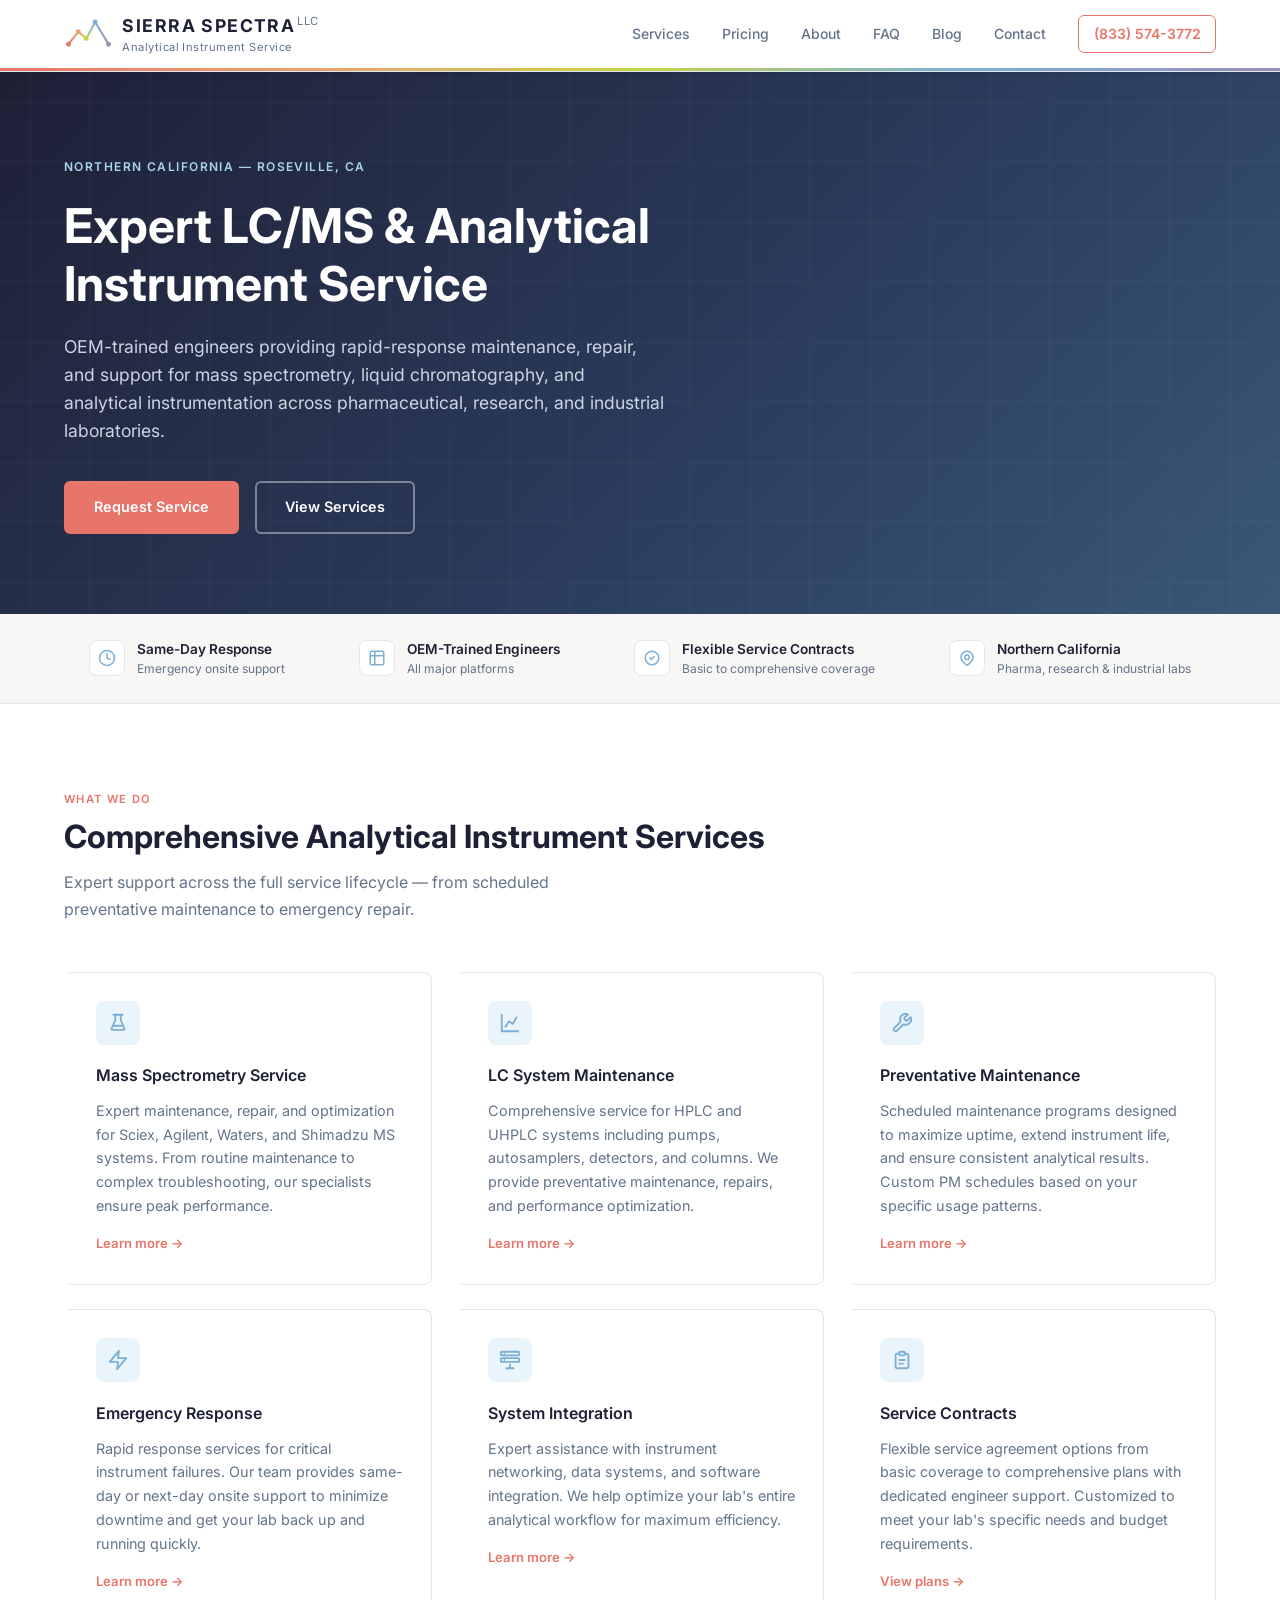
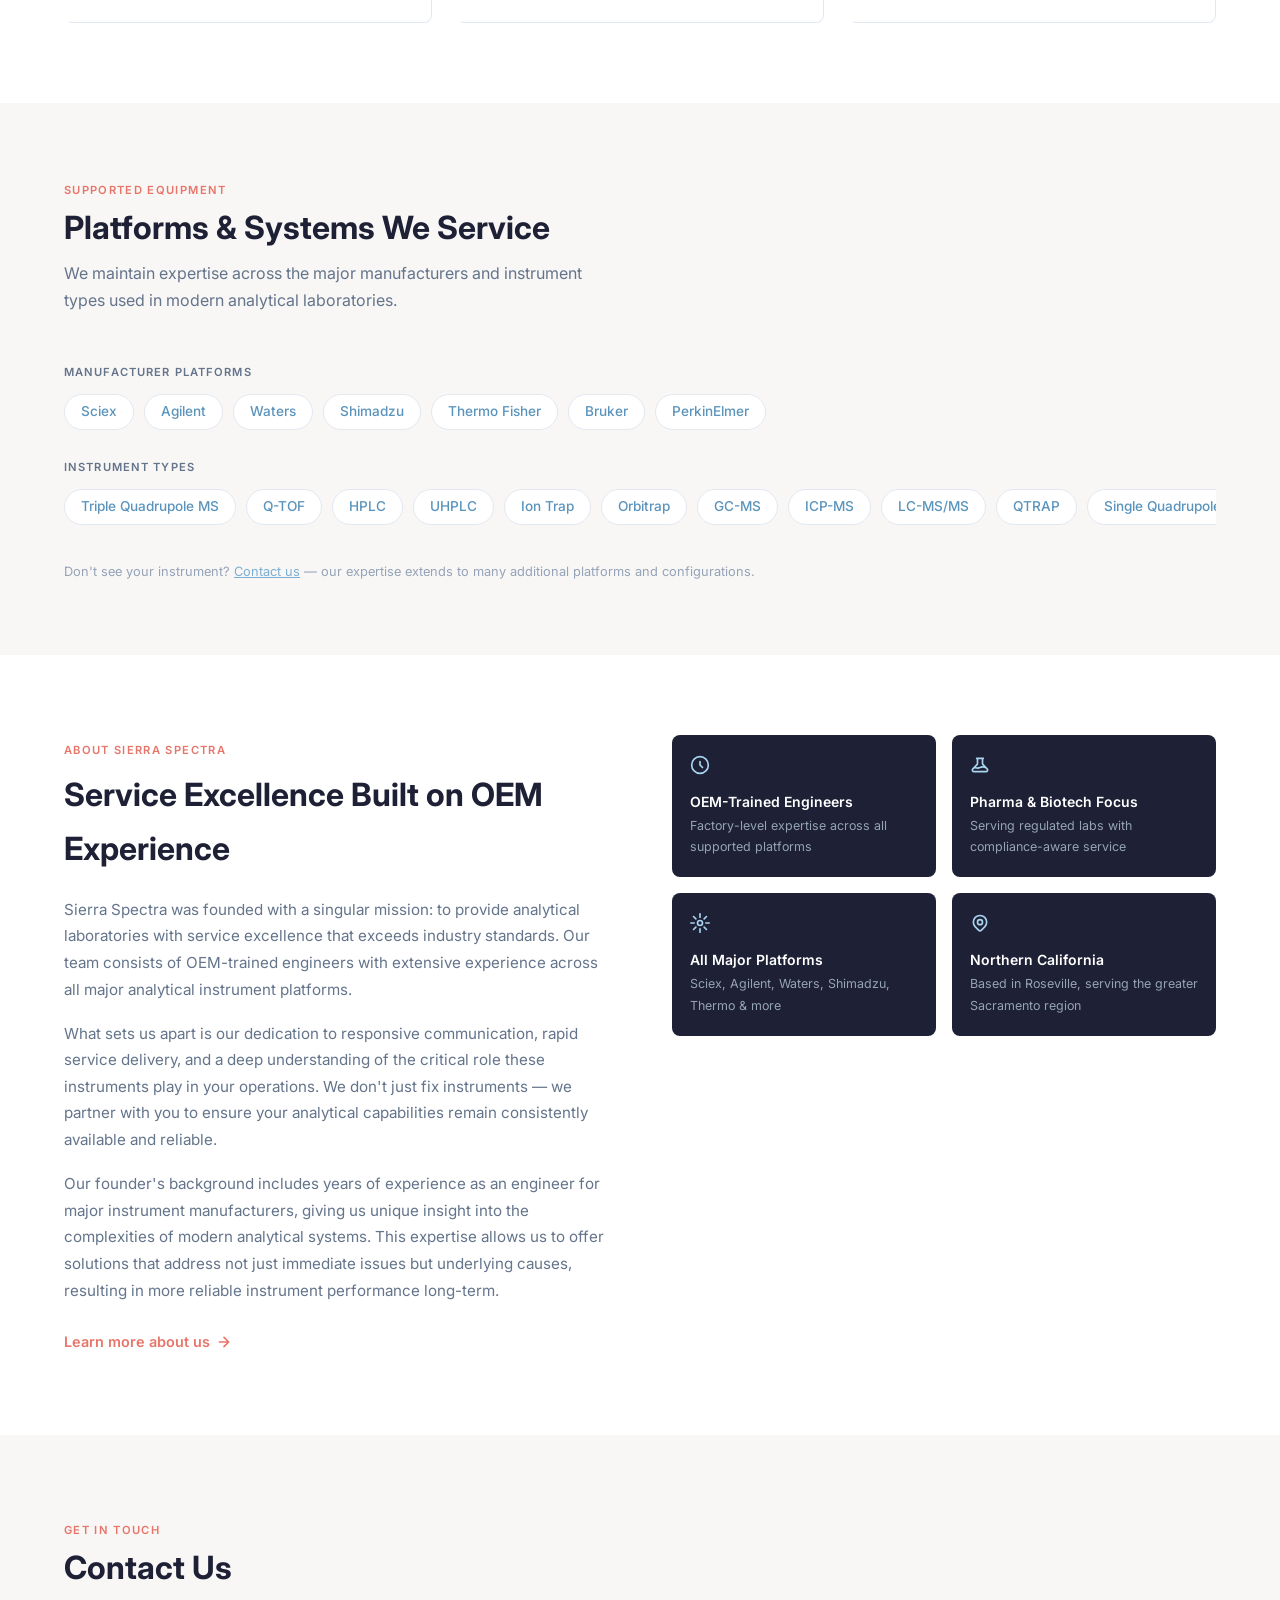
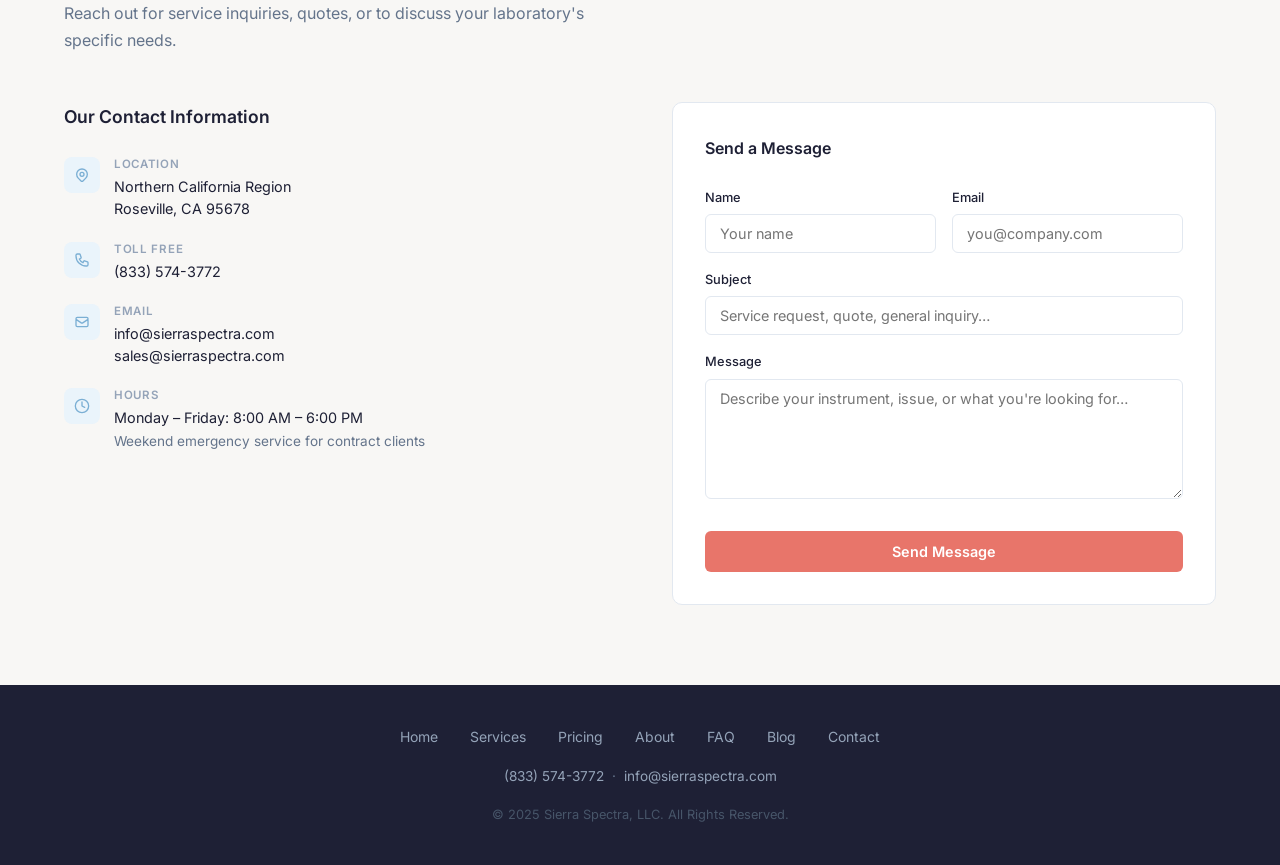
<file: previews/website-foundation-183gg/index.html>
<!DOCTYPE html>
<html lang="en">
<head>
    <meta charset="UTF-8">
    <meta name="viewport" content="width=device-width, initial-scale=1.0">

    <!-- SEO -->
    <title>Sierra Spectra — LC/MS & Analytical Instrument Service | Roseville, CA</title>
    <meta name="description" content="OEM-trained engineers providing rapid-response maintenance, repair, and service contracts for mass spectrometry and LC systems. Serving pharma and research labs in Northern California.">
    <link rel="canonical" href="https://sierraspectra.com/">
    <meta property="og:type" content="website">
    <meta property="og:url" content="https://sierraspectra.com/">
    <meta property="og:title" content="Sierra Spectra — LC/MS & Analytical Instrument Service">
    <meta property="og:description" content="OEM-trained engineers providing rapid-response maintenance, repair, and service contracts for mass spectrometry and LC systems in Northern California.">
    <meta property="og:image" content="https://sierraspectra.com/assets/logo.svg">

    <!-- Fonts -->
    <link rel="preconnect" href="https://fonts.googleapis.com">
    <link rel="preconnect" href="https://fonts.gstatic.com" crossorigin>
    <link href="https://fonts.googleapis.com/css2?family=Inter:wght@300;400;500;600;700&display=swap" rel="stylesheet">

    <!-- Shared styles -->
    <link rel="stylesheet" href="/assets/css/shared.css">

    <style>
        /* ===== HERO ===== */
        .hero {
            position: relative;
            min-height: 520px;
            display: flex;
            align-items: center;
            background: linear-gradient(135deg, #1e2035 0%, #2a3a5a 55%, #3a5878 100%);
            overflow: hidden;
        }

        .hero-pattern {
            position: absolute;
            inset: 0;
            background-image: url("data:image/svg+xml,%3Csvg xmlns='http://www.w3.org/2000/svg' width='60' height='60'%3E%3Cpath d='M0 0h60v60H0z' fill='none'/%3E%3Cpath d='M0 30h60M30 0v60' stroke='%23ffffff' stroke-width='0.5' opacity='0.08'/%3E%3C/svg%3E");
            pointer-events: none;
        }

        .hero-content {
            position: relative;
            z-index: 1;
            padding: 5rem 0;
        }

        .hero-eyebrow {
            display: inline-block;
            font-size: 0.75rem;
            font-weight: 600;
            letter-spacing: 0.12em;
            text-transform: uppercase;
            color: #a8d4f0;
            margin-bottom: 1.25rem;
        }

        .hero h1 {
            font-size: clamp(2rem, 4vw, 3rem);
            font-weight: 700;
            color: var(--white);
            line-height: 1.2;
            max-width: 680px;
            margin-bottom: 1.25rem;
        }

        .hero-sub {
            font-size: 1.1rem;
            font-weight: 400;
            color: #cbd5e1;
            max-width: 600px;
            margin-bottom: 2.25rem;
            line-height: 1.6;
        }

        .hero-ctas {
            display: flex;
            gap: 1rem;
            flex-wrap: wrap;
        }

        /* ===== STATS BAR ===== */
        .stats-bar {
            background: var(--gray-bg);
            border-bottom: 1px solid var(--border);
            padding: 1.5rem 0;
        }

        .stats-grid {
            display: flex;
            justify-content: space-around;
            flex-wrap: wrap;
            gap: 1.5rem;
        }

        .stat-item {
            display: flex;
            align-items: center;
            gap: 0.75rem;
        }

        .stat-icon {
            width: 36px;
            height: 36px;
            background: var(--white);
            border-radius: 8px;
            border: 1px solid var(--border);
            display: flex;
            align-items: center;
            justify-content: center;
            flex-shrink: 0;
        }

        .stat-icon svg {
            width: 18px;
            height: 18px;
            stroke: var(--blue);
        }

        .stat-label {
            font-size: 0.85rem;
            font-weight: 600;
            color: var(--navy);
        }

        .stat-sub {
            font-size: 0.75rem;
            color: var(--slate);
            margin-top: -2px;
        }

        /* ===== SERVICES ===== */
        .services {
            padding: 5rem 0;
            background: var(--white);
        }

        .service-grid {
            display: grid;
            grid-template-columns: repeat(auto-fit, minmax(300px, 1fr));
            gap: 1.5rem;
        }

        .service-card {
            border: 1px solid var(--border);
            border-radius: 8px;
            padding: 1.75rem;
            background: var(--white);
            transition: all 0.2s;
            border-left: 4px solid transparent;
        }

        .service-card:hover {
            border-left-color: var(--coral);
            box-shadow: 0 4px 16px rgba(232,117,106,0.12);
            transform: translateY(-2px);
        }

        .service-card-icon {
            width: 44px;
            height: 44px;
            background: #eaf4fb;
            border-radius: 8px;
            display: flex;
            align-items: center;
            justify-content: center;
            margin-bottom: 1.1rem;
        }

        .service-card-icon svg {
            width: 22px;
            height: 22px;
            stroke: var(--blue);
        }

        .service-card h3 {
            font-size: 1rem;
            font-weight: 600;
            color: var(--navy);
            margin-bottom: 0.6rem;
        }

        .service-card p {
            font-size: 0.9rem;
            color: var(--slate);
            line-height: 1.65;
        }

        .service-card-link {
            display: inline-flex;
            align-items: center;
            gap: 0.3rem;
            font-size: 0.82rem;
            font-weight: 600;
            color: var(--coral);
            text-decoration: none;
            margin-top: 0.9rem;
            transition: gap 0.15s;
        }

        .service-card-link:hover { gap: 0.5rem; }

        /* ===== PLATFORMS ===== */
        .platforms {
            padding: 4.5rem 0;
            background: var(--gray-bg);
        }

        .scroll-row { margin-top: 1.5rem; }

        .scroll-row-label {
            font-size: 0.7rem;
            font-weight: 600;
            letter-spacing: 0.1em;
            text-transform: uppercase;
            color: var(--slate);
            margin-bottom: 0.75rem;
        }

        .scroll-track {
            display: flex;
            gap: 0.625rem;
            overflow-x: auto;
            padding-bottom: 0.5rem;
            scrollbar-width: none;
            -ms-overflow-style: none;
        }

        .scroll-track::-webkit-scrollbar { display: none; }

        .scroll-pill {
            flex-shrink: 0;
            display: inline-block;
            background: var(--white);
            border: 1px solid var(--border);
            border-radius: 9999px;
            padding: 0.35rem 1rem;
            font-size: 0.85rem;
            font-weight: 500;
            color: var(--blue-dk);
            white-space: nowrap;
            cursor: default;
            transition: border-color 0.15s;
        }

        .scroll-pill:hover { border-color: var(--blue); }
        .scroll-row + .scroll-row { margin-top: 1.25rem; }

        .platforms-note {
            margin-top: 1.75rem;
            font-size: 0.8rem;
            color: var(--slate-lt);
        }

        /* ===== ABOUT ===== */
        .about {
            padding: 5rem 0;
            background: var(--white);
        }

        .about-grid {
            display: grid;
            grid-template-columns: 1fr 1fr;
            gap: 4rem;
            align-items: start;
        }

        .about-text h2 {
            font-size: clamp(1.5rem, 3vw, 2rem);
            font-weight: 700;
            color: var(--navy);
            margin-bottom: 1.25rem;
        }

        .about-text p {
            font-size: 0.95rem;
            color: var(--slate);
            margin-bottom: 1.1rem;
            line-height: 1.75;
        }

        .about-cta {
            display: inline-flex;
            align-items: center;
            gap: 0.4rem;
            font-size: 0.9rem;
            font-weight: 600;
            color: var(--coral);
            text-decoration: none;
            margin-top: 0.5rem;
            transition: gap 0.2s;
        }

        .about-cta:hover { gap: 0.7rem; }

        .about-highlights {
            display: grid;
            grid-template-columns: 1fr 1fr;
            gap: 1rem;
        }

        .highlight-card {
            background: var(--navy);
            border-radius: 8px;
            padding: 1.25rem 1.1rem;
            color: var(--white);
        }

        .highlight-card svg {
            width: 20px;
            height: 20px;
            stroke: #a8d4f0;
            margin-bottom: 0.6rem;
        }

        .highlight-card h4 {
            font-size: 0.875rem;
            font-weight: 600;
            color: var(--white);
            line-height: 1.3;
        }

        .highlight-card p {
            font-size: 0.78rem;
            color: #94a3b8;
            margin-top: 0.25rem;
        }

        /* ===== CONTACT ===== */
        .contact {
            padding: 5rem 0;
            background: var(--gray-bg);
        }

        .contact-grid {
            display: grid;
            grid-template-columns: 1fr 1fr;
            gap: 4rem;
        }

        .contact-info h3 {
            font-size: 1.1rem;
            font-weight: 600;
            color: var(--navy);
            margin-bottom: 1.5rem;
        }

        .contact-detail {
            display: flex;
            align-items: flex-start;
            gap: 0.875rem;
            margin-bottom: 1.25rem;
        }

        .contact-detail-icon {
            width: 36px;
            height: 36px;
            background: #eaf4fb;
            border-radius: 8px;
            display: flex;
            align-items: center;
            justify-content: center;
            flex-shrink: 0;
            margin-top: 1px;
        }

        .contact-detail-icon svg {
            width: 16px;
            height: 16px;
            stroke: var(--blue);
        }

        .contact-detail-text {
            font-size: 0.9rem;
            color: var(--navy);
            line-height: 1.55;
        }

        .contact-detail-text a {
            color: var(--navy);
            text-decoration: none;
        }

        .contact-detail-text a:hover {
            color: var(--coral);
            text-decoration: underline;
        }

        .contact-detail-text .label {
            font-size: 0.72rem;
            font-weight: 600;
            letter-spacing: 0.06em;
            text-transform: uppercase;
            color: var(--slate-lt);
            display: block;
            margin-bottom: 2px;
        }

        .contact-form-wrap {
            background: var(--white);
            border: 1px solid var(--border);
            border-radius: 10px;
            padding: 2rem;
        }

        .contact-form-wrap h3 {
            font-size: 1rem;
            font-weight: 600;
            color: var(--navy);
            margin-bottom: 1.5rem;
        }

        /* ===== RESPONSIVE ===== */
        @media (max-width: 768px) {
            .stats-grid {
                display: grid;
                grid-template-columns: 1fr 1fr;
                gap: 1rem;
            }

            .about-grid,
            .contact-grid {
                grid-template-columns: 1fr;
                gap: 2.5rem;
            }

            .about-highlights { grid-template-columns: 1fr 1fr; }

            .hero-ctas { flex-direction: column; align-items: flex-start; }

            .btn-primary,
            .btn-ghost { width: 100%; text-align: center; }
        }

        @media (max-width: 480px) {
            .stats-grid { grid-template-columns: 1fr; }
            .about-highlights { grid-template-columns: 1fr; }
        }
    </style>

    <!-- LocalBusiness structured data -->
    <script type="application/ld+json">
    {
        "@context": "https://schema.org",
        "@type": "LocalBusiness",
        "name": "Sierra Spectra LLC",
        "description": "OEM-trained engineers providing maintenance, repair, and service contracts for mass spectrometry, HPLC, and analytical instrumentation. Serving pharmaceutical, biotech, and research laboratories in Northern California.",
        "url": "https://sierraspectra.com",
        "telephone": "+18335743772",
        "email": "info@sierraspectra.com",
        "address": {
            "@type": "PostalAddress",
            "addressLocality": "Roseville",
            "addressRegion": "CA",
            "postalCode": "95678",
            "addressCountry": "US"
        },
        "areaServed": {
            "@type": "GeoCircle",
            "geoMidpoint": { "@type": "GeoCoordinates", "latitude": 38.7521, "longitude": -121.2880 },
            "geoRadius": "150000"
        },
        "openingHoursSpecification": {
            "@type": "OpeningHoursSpecification",
            "dayOfWeek": ["Monday","Tuesday","Wednesday","Thursday","Friday"],
            "opens": "08:00",
            "closes": "18:00"
        }
    }
    </script>
</head>
<body>

    <div id="nav-root"></div>

    <!-- HERO -->
    <section id="home" class="hero">
        <div class="hero-pattern"></div>
        <div class="container hero-content">
            <div class="hero-eyebrow">Northern California &mdash; Roseville, CA</div>
            <h1>Expert LC/MS &amp; Analytical Instrument Service</h1>
            <p class="hero-sub">OEM-trained engineers providing rapid-response maintenance, repair, and support for mass spectrometry, liquid chromatography, and analytical instrumentation across pharmaceutical, research, and industrial laboratories.</p>
            <div class="hero-ctas">
                <a href="/contact.html" class="btn-primary">Request Service</a>
                <a href="/services.html" class="btn-ghost">View Services</a>
            </div>
        </div>
    </section>

    <!-- STATS BAR -->
    <section class="stats-bar">
        <div class="container">
            <div class="stats-grid">
                <div class="stat-item">
                    <div class="stat-icon">
                        <svg viewBox="0 0 24 24" fill="none" stroke-width="2" stroke-linecap="round" stroke-linejoin="round">
                            <path d="M12 2a10 10 0 100 20 10 10 0 000-20z"/>
                            <path d="M12 6v6l4 2"/>
                        </svg>
                    </div>
                    <div>
                        <div class="stat-label">Same-Day Response</div>
                        <div class="stat-sub">Emergency onsite support</div>
                    </div>
                </div>

                <div class="stat-item">
                    <div class="stat-icon">
                        <svg viewBox="0 0 24 24" fill="none" stroke-width="2" stroke-linecap="round" stroke-linejoin="round">
                            <path d="M9 3H5a2 2 0 00-2 2v4m6-6h10a2 2 0 012 2v4M9 3v18m0 0h10a2 2 0 002-2V9M9 21H5a2 2 0 01-2-2V9m0 0h18"/>
                        </svg>
                    </div>
                    <div>
                        <div class="stat-label">OEM-Trained Engineers</div>
                        <div class="stat-sub">All major platforms</div>
                    </div>
                </div>

                <div class="stat-item">
                    <div class="stat-icon">
                        <svg viewBox="0 0 24 24" fill="none" stroke-width="2" stroke-linecap="round" stroke-linejoin="round">
                            <path d="M9 12l2 2 4-4m6 2a9 9 0 11-18 0 9 9 0 0118 0z"/>
                        </svg>
                    </div>
                    <div>
                        <div class="stat-label">Flexible Service Contracts</div>
                        <div class="stat-sub">Basic to comprehensive coverage</div>
                    </div>
                </div>

                <div class="stat-item">
                    <div class="stat-icon">
                        <svg viewBox="0 0 24 24" fill="none" stroke-width="2" stroke-linecap="round" stroke-linejoin="round">
                            <path d="M17.657 16.657L13.414 20.9a1.998 1.998 0 01-2.827 0l-4.244-4.243a8 8 0 1111.314 0z"/>
                            <path d="M15 11a3 3 0 11-6 0 3 3 0 016 0z"/>
                        </svg>
                    </div>
                    <div>
                        <div class="stat-label">Northern California</div>
                        <div class="stat-sub">Pharma, research &amp; industrial labs</div>
                    </div>
                </div>
            </div>
        </div>
    </section>

    <!-- SERVICES -->
    <section id="services" class="services">
        <div class="container">
            <div class="section-header">
                <div class="section-eyebrow">What We Do</div>
                <h2>Comprehensive Analytical Instrument Services</h2>
                <p>Expert support across the full service lifecycle — from scheduled preventative maintenance to emergency repair.</p>
            </div>

            <div class="service-grid">

                <div class="service-card">
                    <div class="service-card-icon">
                        <svg viewBox="0 0 24 24" fill="none" stroke-width="2" stroke-linecap="round" stroke-linejoin="round">
                            <path d="M9 3h6m-6 0v6l-4 9a1 1 0 00.9 1.45h12.2A1 1 0 0019 18l-4-9V3M9 3H7m8 0h2"/>
                            <path d="M7.8 15h8.4"/>
                        </svg>
                    </div>
                    <h3>Mass Spectrometry Service</h3>
                    <p>Expert maintenance, repair, and optimization for Sciex, Agilent, Waters, and Shimadzu MS systems. From routine maintenance to complex troubleshooting, our specialists ensure peak performance.</p>
                    <a href="/services.html#mass-spectrometry" class="service-card-link">Learn more →</a>
                </div>

                <div class="service-card">
                    <div class="service-card-icon">
                        <svg viewBox="0 0 24 24" fill="none" stroke-width="2" stroke-linecap="round" stroke-linejoin="round">
                            <path d="M3 3v18h18"/>
                            <path d="M7 16l4-6 4 3 4-7"/>
                        </svg>
                    </div>
                    <h3>LC System Maintenance</h3>
                    <p>Comprehensive service for HPLC and UHPLC systems including pumps, autosamplers, detectors, and columns. We provide preventative maintenance, repairs, and performance optimization.</p>
                    <a href="/services.html#lc-maintenance" class="service-card-link">Learn more →</a>
                </div>

                <div class="service-card">
                    <div class="service-card-icon">
                        <svg viewBox="0 0 24 24" fill="none" stroke-width="2" stroke-linecap="round" stroke-linejoin="round">
                            <path d="M14.7 6.3a1 1 0 000 1.4l1.6 1.6a1 1 0 001.4 0l3.77-3.77a6 6 0 01-7.94 7.94l-6.91 6.91a2.12 2.12 0 01-3-3l6.91-6.91a6 6 0 017.94-7.94l-3.76 3.76z"/>
                        </svg>
                    </div>
                    <h3>Preventative Maintenance</h3>
                    <p>Scheduled maintenance programs designed to maximize uptime, extend instrument life, and ensure consistent analytical results. Custom PM schedules based on your specific usage patterns.</p>
                    <a href="/services.html#preventative-maintenance" class="service-card-link">Learn more →</a>
                </div>

                <div class="service-card">
                    <div class="service-card-icon">
                        <svg viewBox="0 0 24 24" fill="none" stroke-width="2" stroke-linecap="round" stroke-linejoin="round">
                            <path d="M13 2L3 14h9l-1 8 10-12h-9l1-8z"/>
                        </svg>
                    </div>
                    <h3>Emergency Response</h3>
                    <p>Rapid response services for critical instrument failures. Our team provides same-day or next-day onsite support to minimize downtime and get your lab back up and running quickly.</p>
                    <a href="/services.html#emergency-response" class="service-card-link">Learn more →</a>
                </div>

                <div class="service-card">
                    <div class="service-card-icon">
                        <svg viewBox="0 0 24 24" fill="none" stroke-width="2" stroke-linecap="round" stroke-linejoin="round">
                            <rect x="2" y="3" width="20" height="4" rx="1"/>
                            <rect x="2" y="10" width="20" height="4" rx="1"/>
                            <path d="M6 5h.01M6 12h.01"/>
                            <path d="M12 17v4m-4 0h8"/>
                        </svg>
                    </div>
                    <h3>System Integration</h3>
                    <p>Expert assistance with instrument networking, data systems, and software integration. We help optimize your lab's entire analytical workflow for maximum efficiency.</p>
                    <a href="/services.html#system-integration" class="service-card-link">Learn more →</a>
                </div>

                <div class="service-card">
                    <div class="service-card-icon">
                        <svg viewBox="0 0 24 24" fill="none" stroke-width="2" stroke-linecap="round" stroke-linejoin="round">
                            <path d="M9 5H7a2 2 0 00-2 2v12a2 2 0 002 2h10a2 2 0 002-2V7a2 2 0 00-2-2h-2"/>
                            <rect x="9" y="3" width="6" height="4" rx="1"/>
                            <path d="M9 12h6M9 16h4"/>
                        </svg>
                    </div>
                    <h3>Service Contracts</h3>
                    <p>Flexible service agreement options from basic coverage to comprehensive plans with dedicated engineer support. Customized to meet your lab's specific needs and budget requirements.</p>
                    <a href="/pricing.html" class="service-card-link">View plans →</a>
                </div>

            </div>
        </div>
    </section>

    <!-- PLATFORMS -->
    <section id="platforms" class="platforms">
        <div class="container">
            <div class="section-header">
                <div class="section-eyebrow">Supported Equipment</div>
                <h2>Platforms &amp; Systems We Service</h2>
                <p>We maintain expertise across the major manufacturers and instrument types used in modern analytical laboratories.</p>
            </div>

            <div class="scroll-row">
                <div class="scroll-row-label">Manufacturer Platforms</div>
                <div class="scroll-track" role="list" aria-label="Supported manufacturer platforms">
                    <span class="scroll-pill">Sciex</span>
                    <span class="scroll-pill">Agilent</span>
                    <span class="scroll-pill">Waters</span>
                    <span class="scroll-pill">Shimadzu</span>
                    <span class="scroll-pill">Thermo Fisher</span>
                    <span class="scroll-pill">Bruker</span>
                    <span class="scroll-pill">PerkinElmer</span>
                </div>
            </div>

            <div class="scroll-row">
                <div class="scroll-row-label">Instrument Types</div>
                <div class="scroll-track" role="list" aria-label="Supported instrument types">
                    <span class="scroll-pill">Triple Quadrupole MS</span>
                    <span class="scroll-pill">Q-TOF</span>
                    <span class="scroll-pill">HPLC</span>
                    <span class="scroll-pill">UHPLC</span>
                    <span class="scroll-pill">Ion Trap</span>
                    <span class="scroll-pill">Orbitrap</span>
                    <span class="scroll-pill">GC-MS</span>
                    <span class="scroll-pill">ICP-MS</span>
                    <span class="scroll-pill">LC-MS/MS</span>
                    <span class="scroll-pill">QTRAP</span>
                    <span class="scroll-pill">Single Quadrupole</span>
                </div>
            </div>

            <p class="platforms-note">Don't see your instrument? <a href="/contact.html" style="color: var(--blue);">Contact us</a> — our expertise extends to many additional platforms and configurations.</p>
        </div>
    </section>

    <!-- ABOUT -->
    <section id="about" class="about">
        <div class="container">
            <div class="about-grid">
                <div class="about-text">
                    <div class="section-eyebrow">About Sierra Spectra</div>
                    <h2>Service Excellence Built on OEM Experience</h2>

                    <p>Sierra Spectra was founded with a singular mission: to provide analytical laboratories with service excellence that exceeds industry standards. Our team consists of OEM-trained engineers with extensive experience across all major analytical instrument platforms.</p>

                    <p>What sets us apart is our dedication to responsive communication, rapid service delivery, and a deep understanding of the critical role these instruments play in your operations. We don't just fix instruments — we partner with you to ensure your analytical capabilities remain consistently available and reliable.</p>

                    <p>Our founder's background includes years of experience as an engineer for major instrument manufacturers, giving us unique insight into the complexities of modern analytical systems. This expertise allows us to offer solutions that address not just immediate issues but underlying causes, resulting in more reliable instrument performance long-term.</p>

                    <a href="/about.html" class="about-cta">
                        Learn more about us
                        <svg width="16" height="16" viewBox="0 0 24 24" fill="none" stroke="currentColor" stroke-width="2.5" stroke-linecap="round" stroke-linejoin="round">
                            <path d="M5 12h14M12 5l7 7-7 7"/>
                        </svg>
                    </a>
                </div>

                <div class="about-highlights">
                    <div class="highlight-card">
                        <svg viewBox="0 0 24 24" fill="none" stroke-width="2" stroke-linecap="round" stroke-linejoin="round">
                            <path d="M12 2a10 10 0 100 20 10 10 0 000-20z"/>
                            <path d="M12 8v4l3 3"/>
                        </svg>
                        <h4>OEM-Trained Engineers</h4>
                        <p>Factory-level expertise across all supported platforms</p>
                    </div>

                    <div class="highlight-card">
                        <svg viewBox="0 0 24 24" fill="none" stroke-width="2" stroke-linecap="round" stroke-linejoin="round">
                            <path d="M19.428 15.428a2 2 0 00-1.022-.547l-2.387-.477a6 6 0 00-3.86.517l-.318.158a6 6 0 01-3.86.517L6.05 15.21a2 2 0 00-1.806.547M8 4h8l-1 1v5.172a2 2 0 00.586 1.414l5 5c1.26 1.26.367 3.414-1.415 3.414H4.828c-1.78 0-2.674-2.154-1.414-3.414l5-5A2 2 0 009 10.172V5L8 4z"/>
                        </svg>
                        <h4>Pharma &amp; Biotech Focus</h4>
                        <p>Serving regulated labs with compliance-aware service</p>
                    </div>

                    <div class="highlight-card">
                        <svg viewBox="0 0 24 24" fill="none" stroke-width="2" stroke-linecap="round" stroke-linejoin="round">
                            <circle cx="12" cy="12" r="3"/>
                            <path d="M12 1v4M12 19v4M4.22 4.22l2.83 2.83M16.95 16.95l2.83 2.83M1 12h4M19 12h4M4.22 19.78l2.83-2.83M16.95 7.05l2.83-2.83"/>
                        </svg>
                        <h4>All Major Platforms</h4>
                        <p>Sciex, Agilent, Waters, Shimadzu, Thermo &amp; more</p>
                    </div>

                    <div class="highlight-card">
                        <svg viewBox="0 0 24 24" fill="none" stroke-width="2" stroke-linecap="round" stroke-linejoin="round">
                            <path d="M17.657 16.657L13.414 20.9a1.998 1.998 0 01-2.827 0l-4.244-4.243a8 8 0 1111.314 0z"/>
                            <path d="M15 11a3 3 0 11-6 0 3 3 0 016 0z"/>
                        </svg>
                        <h4>Northern California</h4>
                        <p>Based in Roseville, serving the greater Sacramento region</p>
                    </div>
                </div>
            </div>
        </div>
    </section>

    <!-- CONTACT -->
    <section id="contact" class="contact">
        <div class="container">
            <div class="section-header">
                <div class="section-eyebrow">Get In Touch</div>
                <h2>Contact Us</h2>
                <p>Reach out for service inquiries, quotes, or to discuss your laboratory's specific needs.</p>
            </div>

            <div class="contact-grid">
                <div class="contact-info">
                    <h3>Our Contact Information</h3>

                    <div class="contact-detail">
                        <div class="contact-detail-icon">
                            <svg viewBox="0 0 24 24" fill="none" stroke-width="2" stroke-linecap="round" stroke-linejoin="round">
                                <path d="M17.657 16.657L13.414 20.9a1.998 1.998 0 01-2.827 0l-4.244-4.243a8 8 0 1111.314 0z"/>
                                <path d="M15 11a3 3 0 11-6 0 3 3 0 016 0z"/>
                            </svg>
                        </div>
                        <div class="contact-detail-text">
                            <span class="label">Location</span>
                            Northern California Region<br>
                            Roseville, CA 95678
                        </div>
                    </div>

                    <div class="contact-detail">
                        <div class="contact-detail-icon">
                            <svg viewBox="0 0 24 24" fill="none" stroke-width="2" stroke-linecap="round" stroke-linejoin="round">
                                <path d="M3 5a2 2 0 012-2h3.28a1 1 0 01.948.684l1.498 4.493a1 1 0 01-.502 1.21l-2.257 1.13a11.042 11.042 0 005.516 5.516l1.13-2.257a1 1 0 011.21-.502l4.493 1.498a1 1 0 01.684.949V19a2 2 0 01-2 2h-1C9.716 21 3 14.284 3 6V5z"/>
                            </svg>
                        </div>
                        <div class="contact-detail-text">
                            <span class="label">Toll Free</span>
                            <a href="tel:8335743772">(833) 574-3772</a>
                        </div>
                    </div>

                    <div class="contact-detail">
                        <div class="contact-detail-icon">
                            <svg viewBox="0 0 24 24" fill="none" stroke-width="2" stroke-linecap="round" stroke-linejoin="round">
                                <path d="M3 8l7.89 5.26a2 2 0 002.22 0L21 8M5 19h14a2 2 0 002-2V7a2 2 0 00-2-2H5a2 2 0 00-2 2v10a2 2 0 002 2z"/>
                            </svg>
                        </div>
                        <div class="contact-detail-text">
                            <span class="label">Email</span>
                            <a href="mailto:info@sierraspectra.com">info@sierraspectra.com</a><br>
                            <a href="mailto:sales@sierraspectra.com">sales@sierraspectra.com</a>
                        </div>
                    </div>

                    <div class="contact-detail">
                        <div class="contact-detail-icon">
                            <svg viewBox="0 0 24 24" fill="none" stroke-width="2" stroke-linecap="round" stroke-linejoin="round">
                                <circle cx="12" cy="12" r="10"/>
                                <path d="M12 6v6l4 2"/>
                            </svg>
                        </div>
                        <div class="contact-detail-text">
                            <span class="label">Hours</span>
                            Monday &ndash; Friday: 8:00 AM &ndash; 6:00 PM<br>
                            <span style="color: var(--slate); font-size: 0.85rem;">Weekend emergency service for contract clients</span>
                        </div>
                    </div>
                </div>

                <div class="contact-form-wrap">
                    <h3>Send a Message</h3>
                    <form action="https://formspree.io/f/xaneznog" method="POST">
                        <div class="form-row">
                            <div class="form-group">
                                <label for="name">Name</label>
                                <input type="text" id="name" name="name" placeholder="Your name" required>
                            </div>
                            <div class="form-group">
                                <label for="email">Email</label>
                                <input type="email" id="email" name="email" placeholder="you@company.com" required>
                            </div>
                        </div>
                        <div class="form-group">
                            <label for="subject">Subject</label>
                            <input type="text" id="subject" name="subject" placeholder="Service request, quote, general inquiry…">
                        </div>
                        <div class="form-group">
                            <label for="message">Message</label>
                            <textarea id="message" name="message" placeholder="Describe your instrument, issue, or what you're looking for…" required></textarea>
                        </div>
                        <button type="submit" class="btn-submit">Send Message</button>
                    </form>
                </div>
            </div>
        </div>
    </section>

    <div id="footer-root"></div>
    <script src="/components/components.js"></script>

</body>
</html>
</file>
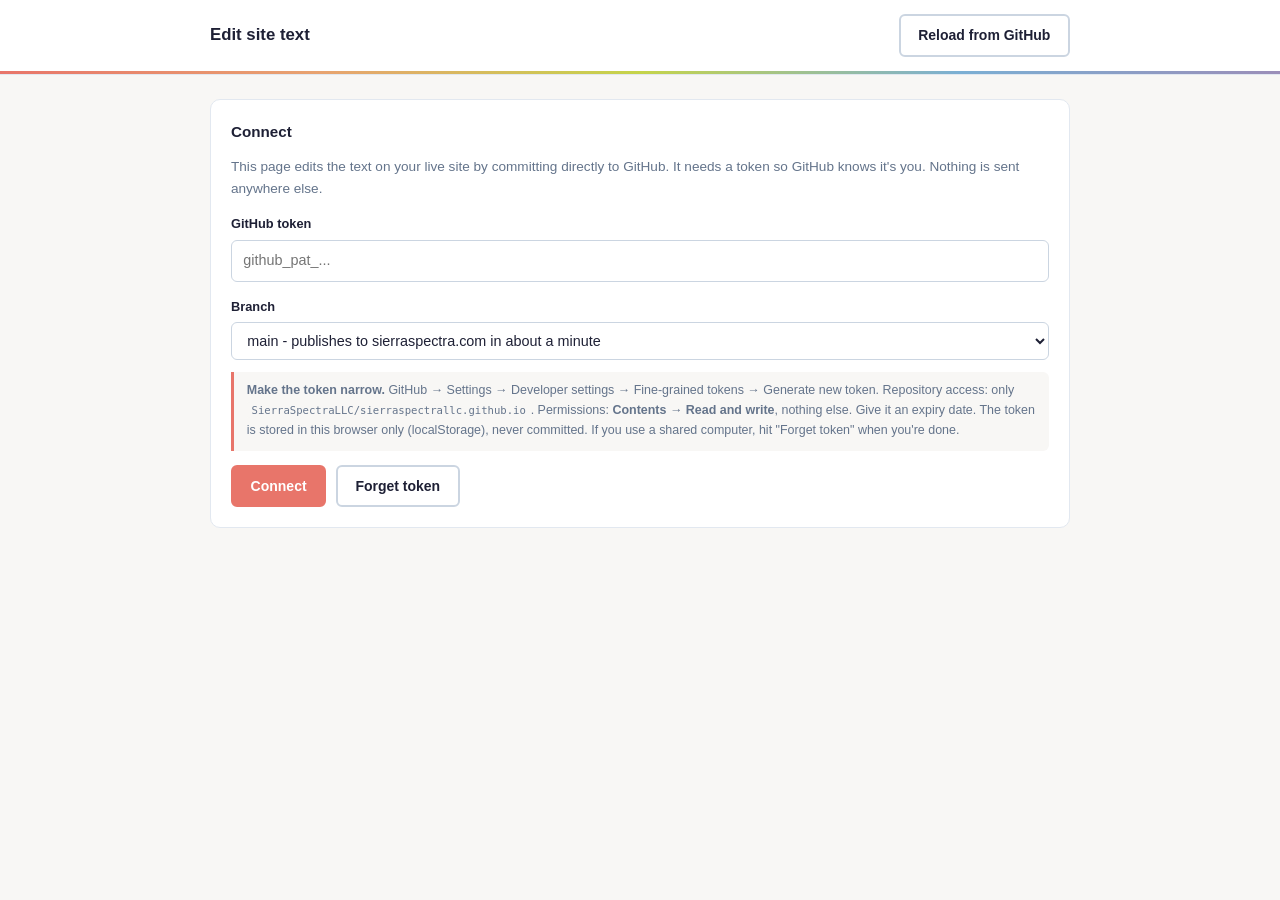
<file: admin.html>
<!DOCTYPE html>
<html lang="en">
<head>
    <meta charset="UTF-8">
    <meta name="viewport" content="width=device-width, initial-scale=1.0">
    <title>Edit site text | Sierra Spectra</title>
    <meta name="robots" content="noindex, nofollow">
    <link rel="icon" href="assets/logo-mark.svg" type="image/svg+xml">
    <style>
        :root {
            --coral:#E8756A; --coral-ink:#B8493F; --lime-ink:#6E7D1F; --sky:#7BAFD4; --sky-ink:#3D7CA6;
            --navy:#1e2035; --slate:#64748b; --slate-lt:#94a3b8;
            --border:#e2e8f0; --border-dk:#cbd5e1; --gray-bg:#f8f7f5; --white:#fff;
        }
        *,*::before,*::after { margin:0; padding:0; box-sizing:border-box; }
        body {
            font-family:-apple-system,BlinkMacSystemFont,'Segoe UI',Inter,sans-serif;
            font-size:15px; line-height:1.6; color:var(--navy); background:var(--gray-bg);
            padding-bottom:6rem;
        }
        header {
            background:var(--white); border-bottom:1px solid var(--border);
            position:sticky; top:0; z-index:20;
        }
        header::after {
            content:''; display:block; height:3px;
            background:linear-gradient(to right,#E8756A,#E8A370,#C5D44A,#7BAFD4,#9B8EB8);
        }
        .bar { max-width:900px; margin:0 auto; padding:0.9rem 1.25rem; display:flex; align-items:center; gap:1rem; flex-wrap:wrap; }
        .bar h1 { font-size:1.05rem; font-weight:700; }
        .bar .spacer { margin-left:auto; }
        .wrap { max-width:900px; margin:0 auto; padding:1.5rem 1.25rem; }

        .panel {
            background:var(--white); border:1px solid var(--border);
            border-radius:10px; padding:1.25rem; margin-bottom:1.25rem;
        }
        .panel h2 { font-size:0.95rem; font-weight:700; margin-bottom:0.75rem; }
        .panel p.help { font-size:0.85rem; color:var(--slate); margin-bottom:0.75rem; }
        .panel a { color:var(--sky-ink); }

        label.f { display:block; font-size:0.8rem; font-weight:600; margin:0.9rem 0 0.3rem; }
        label.f span.k { font-weight:400; color:var(--slate-lt); font-size:0.72rem; margin-left:0.4rem; }
        input[type=text], input[type=password], textarea, select {
            width:100%; padding:0.55rem 0.7rem; border:1px solid var(--border-dk);
            border-radius:6px; font:inherit; font-size:0.9rem; color:var(--navy); background:var(--white);
        }
        textarea { resize:vertical; min-height:2.6rem; line-height:1.5; }
        input:focus, textarea:focus, select:focus {
            outline:none; border-color:var(--sky); box-shadow:0 0 0 3px rgba(123,175,212,.25);
        }
        textarea.changed, input.changed { border-color:var(--coral); background:#fffaf9; }

        details.sec { border:1px solid var(--border); border-radius:10px; background:var(--white); margin-bottom:0.75rem; }
        details.sec > summary {
            list-style:none; cursor:pointer; padding:0.85rem 1.1rem; font-weight:700; font-size:0.9rem;
            display:flex; align-items:center; gap:0.6rem;
        }
        details.sec > summary::-webkit-details-marker { display:none; }
        details.sec > summary::before {
            content:''; width:8px; height:8px; border-right:2px solid var(--slate-lt);
            border-bottom:2px solid var(--slate-lt); transform:rotate(-45deg); transition:transform .15s;
        }
        details.sec[open] > summary::before { transform:rotate(45deg); }
        details.sec .body { padding:0 1.1rem 1.1rem; }
        .count { margin-left:auto; font-weight:400; font-size:0.75rem; color:var(--slate-lt); }
        .count.dirty { color:var(--coral-ink); font-weight:700; }

        button {
            font:inherit; font-size:0.875rem; font-weight:600; border-radius:6px;
            padding:0.5rem 1.1rem; cursor:pointer; border:2px solid transparent;
        }
        .primary { background:var(--coral); color:#fff; border-color:var(--coral); }
        .primary:hover:not(:disabled) { background:#c95c52; border-color:#c95c52; }
        .ghost { background:var(--white); color:var(--navy); border-color:var(--border-dk); }
        .ghost:hover:not(:disabled) { border-color:var(--navy); }
        button:disabled { opacity:.55; cursor:not-allowed; }

        .msg { margin-top:0.85rem; padding:0.7rem 0.9rem; border-radius:6px; font-size:0.85rem; display:none; }
        .msg.show { display:block; }
        .msg.ok  { background:#eef7e6; border:1px solid #cbe4ad; color:#4a6b18; }
        .msg.err { background:#fdf0ee; border:1px solid #f3c4bd; color:#9c3a2f; }
        .msg.info{ background:#eef4f9; border:1px solid #c6dcec; color:#31607f; }

        .savebar {
            position:fixed; left:0; right:0; bottom:0; background:var(--white);
            border-top:1px solid var(--border); box-shadow:0 -4px 20px rgba(30,32,53,.08); z-index:30;
        }
        .savebar .inner {
            max-width:900px; margin:0 auto; padding:0.85rem 1.25rem;
            display:flex; align-items:center; gap:0.75rem; flex-wrap:wrap;
        }
        .savebar .status { font-size:0.85rem; color:var(--slate); }
        .savebar .spacer { margin-left:auto; }
        .warn { font-size:0.78rem; color:var(--slate); background:var(--gray-bg);
                border-left:3px solid var(--coral); padding:0.6rem 0.8rem; border-radius:0 6px 6px 0; margin-top:0.75rem; }
        code { background:var(--gray-bg); padding:0.1rem 0.3rem; border-radius:3px; font-size:0.85em; }
        .hidden { display:none; }
    </style>
</head>
<body>

<header>
    <div class="bar">
        <h1>Edit site text</h1>
        <span class="count" id="dirtyTotal"></span>
        <span class="spacer"></span>
        <button class="ghost" id="reload" type="button">Reload from GitHub</button>
    </div>
</header>

<div class="wrap">

    <!-- ---------- connection ---------- -->
    <div class="panel" id="authPanel">
        <h2>Connect</h2>
        <p class="help">
            This page edits the text on your live site by committing directly to GitHub.
            It needs a token so GitHub knows it's you. Nothing is sent anywhere else.
        </p>

        <label class="f" for="token">GitHub token</label>
        <input type="password" id="token" placeholder="github_pat_..." autocomplete="off" spellcheck="false">

        <label class="f" for="branch">Branch</label>
        <select id="branch">
            <option value="main">main - publishes to sierraspectra.com in about a minute</option>
            <option value="claude/em-dashes-hyphens-completeness-iyqhnm">claude/em-dashes-hyphens-completeness-iyqhnm - preview only</option>
        </select>

        <div class="warn">
            <strong>Make the token narrow.</strong> GitHub &rarr; Settings &rarr; Developer settings &rarr;
            Fine-grained tokens &rarr; Generate new token. Repository access: only
            <code>SierraSpectraLLC/sierraspectrallc.github.io</code>. Permissions: <strong>Contents &rarr; Read and write</strong>,
            nothing else. Give it an expiry date. The token is stored in this browser only
            (localStorage), never committed. If you use a shared computer, hit "Forget token"
            when you're done.
        </div>

        <div style="margin-top:0.9rem; display:flex; gap:0.6rem; flex-wrap:wrap;">
            <button class="primary" id="connect" type="button">Connect</button>
            <button class="ghost" id="forget" type="button">Forget token</button>
        </div>
        <div class="msg" id="authMsg"></div>
    </div>

    <!-- ---------- editor ---------- -->
    <div id="editor" class="hidden">
        <div class="panel">
            <h2>How this works</h2>
            <p class="help">
                Every box below is a piece of text on your site. Change it, hit <strong>Publish changes</strong>,
                and it's live. Changed boxes turn orange. Nothing is saved until you publish.
            </p>
            <p class="help" style="margin-bottom:0;">
                A few boxes contain link tags like <code>&lt;a href="#contact"&gt;text&lt;/a&gt;</code>.
                Edit the words between the tags and leave the pointy brackets alone.
            </p>
        </div>

        <div id="sections"></div>
    </div>
</div>

<div class="savebar hidden" id="savebar">
    <div class="inner">
        <span class="status" id="saveStatus">No changes yet</span>
        <span class="spacer"></span>
        <button class="ghost" id="revert" type="button" disabled>Discard changes</button>
        <button class="primary" id="publish" type="button" disabled>Publish changes</button>
    </div>
</div>

<script>
(function () {
    'use strict';

    var OWNER = 'SierraSpectraLLC';
    var REPO  = 'sierraspectrallc.github.io';
    var PATH  = 'index.html';
    var TOKEN_KEY = 'ss_admin_token';
    var BRANCH_KEY = 'ss_admin_branch';

    var raw = '';       // the file exactly as it is on GitHub
    var sha = '';       // blob sha, for optimistic concurrency
    var fields = [];    // {key, original, el}
    var els = {
        token: document.getElementById('token'),
        branch: document.getElementById('branch'),
        connect: document.getElementById('connect'),
        forget: document.getElementById('forget'),
        authMsg: document.getElementById('authMsg'),
        editor: document.getElementById('editor'),
        sections: document.getElementById('sections'),
        savebar: document.getElementById('savebar'),
        saveStatus: document.getElementById('saveStatus'),
        publish: document.getElementById('publish'),
        revert: document.getElementById('revert'),
        reload: document.getElementById('reload'),
        dirtyTotal: document.getElementById('dirtyTotal')
    };

    /* ---------- helpers ---------- */

    function msg(node, text, kind) {
        node.textContent = text;
        node.className = 'msg show ' + kind;
    }
    function clearMsg(node) { node.className = 'msg'; }

    // GitHub returns base64; the file is UTF-8 and contains non-ASCII, so decode properly.
    function b64decode(b64) {
        var bin = atob(b64.replace(/\n/g, ''));
        var bytes = new Uint8Array(bin.length);
        for (var i = 0; i < bin.length; i++) { bytes[i] = bin.charCodeAt(i); }
        return new TextDecoder('utf-8').decode(bytes);
    }
    function b64encode(str) {
        var bytes = new TextEncoder().encode(str);
        var bin = '';
        for (var i = 0; i < bytes.length; i++) { bin += String.fromCharCode(bytes[i]); }
        return btoa(bin);
    }

    function api(path, opts) {
        opts = opts || {};
        return fetch('https://api.github.com/repos/' + OWNER + '/' + REPO + path, {
            method: opts.method || 'GET',
            headers: {
                'Authorization': 'Bearer ' + els.token.value.trim(),
                'Accept': 'application/vnd.github+json',
                'X-GitHub-Api-Version': '2022-11-28'
            },
            body: opts.body ? JSON.stringify(opts.body) : undefined
        }).then(function (r) {
            return r.json().then(function (j) {
                if (!r.ok) {
                    var e = new Error((j && j.message) || ('HTTP ' + r.status));
                    e.status = r.status;
                    throw e;
                }
                return j;
            });
        });
    }

    /* ---------- locating an editable element inside the raw file ----------
       We do NOT reserialize the DOM: that would reformat the whole file and
       normalise entities. Instead we find the exact byte range of one
       element's inner HTML and splice only that. Editable elements are leaf
       nodes by construction (no nested tag of the same name), which is what
       makes the matching-close-tag scan below safe. */

    function findRange(text, key) {
        var marker = 'data-edit="' + key + '"';
        var at = text.indexOf(marker);
        if (at < 0) { return null; }

        // walk back to the '<' that opens this tag, and read the tag name
        var lt = text.lastIndexOf('<', at);
        var nameMatch = /^<([a-zA-Z][a-zA-Z0-9]*)/.exec(text.slice(lt, at));
        if (!nameMatch) { return null; }
        var tagName = nameMatch[1];

        // find the '>' that closes the opening tag, ignoring '>' inside quotes
        var i = at, quote = null;
        while (i < text.length) {
            var ch = text[i];
            if (quote) { if (ch === quote) { quote = null; } }
            else if (ch === '"' || ch === "'") { quote = ch; }
            else if (ch === '>') { break; }
            i++;
        }
        if (i >= text.length) { return null; }
        var start = i + 1;

        // find the matching close tag, allowing for same-name nesting
        var open = new RegExp('<' + tagName + '(?=[\\s/>])', 'gi');
        var close = new RegExp('</' + tagName + '\\s*>', 'gi');
        var depth = 1, cursor = start;
        while (depth > 0) {
            close.lastIndex = cursor;
            var c = close.exec(text);
            if (!c) { return null; }
            open.lastIndex = cursor;
            var o;
            while ((o = open.exec(text)) && o.index < c.index) { depth++; }
            depth--;
            cursor = c.index + c[0].length;
            if (depth === 0) { return { start: start, end: c.index }; }
        }
        return null;
    }

    /* ---------- load ---------- */

    var SECTION_LABELS = {
        hero: 'Hero (top of page)',
        stats: 'Stats bar',
        services: 'What We Work On',
        process: 'How to Get Us Out There',
        platforms: 'Platforms',
        about: 'About Sierra Spectra',
        coverage: 'Service Area',
        faq: 'Questions We Get',
        contact: 'Contact'
    };

    function load() {
        clearMsg(els.authMsg);
        els.connect.disabled = true;
        els.connect.textContent = 'Loading...';

        api('/contents/' + PATH + '?ref=' + encodeURIComponent(els.branch.value))
            .then(function (j) {
                raw = b64decode(j.content);
                sha = j.sha;
                localStorage.setItem(TOKEN_KEY, els.token.value.trim());
                localStorage.setItem(BRANCH_KEY, els.branch.value);
                build();
                els.editor.classList.remove('hidden');
                els.savebar.classList.remove('hidden');
                document.getElementById('authPanel').open = false;
                msg(els.authMsg, 'Connected. Loaded ' + fields.length + ' text fields from ' + els.branch.value + '.', 'ok');
            })
            .catch(function (e) {
                var hint = e.status === 401 ? ' (token rejected - check you copied all of it, and that it has not expired)'
                         : e.status === 404 ? ' (repo or branch not found, or the token has no access to this repository)'
                         : '';
                msg(els.authMsg, 'Could not load: ' + e.message + hint, 'err');
            })
            .then(function () {
                els.connect.disabled = false;
                els.connect.textContent = 'Connect';
            });
    }

    function build() {
        var doc = new DOMParser().parseFromString(raw, 'text/html');
        var nodes = doc.querySelectorAll('[data-edit]');
        fields = [];
        els.sections.innerHTML = '';

        var groups = {}, order = [];
        Array.prototype.forEach.call(nodes, function (n) {
            var key = n.getAttribute('data-edit');
            var group = key.split('.')[0];
            if (!groups[group]) { groups[group] = []; order.push(group); }
            groups[group].push({ key: key, value: n.innerHTML.trim() });
        });

        order.forEach(function (group) {
            var d = document.createElement('details');
            d.className = 'sec';
            var sum = document.createElement('summary');
            sum.textContent = SECTION_LABELS[group] || group;
            var cnt = document.createElement('span');
            cnt.className = 'count';
            cnt.textContent = groups[group].length + ' fields';
            sum.appendChild(cnt);
            d.appendChild(sum);

            var body = document.createElement('div');
            body.className = 'body';

            groups[group].forEach(function (f) {
                var lab = document.createElement('label');
                lab.className = 'f';
                lab.setAttribute('for', 'f_' + f.key);
                lab.textContent = prettyName(f.key);
                var k = document.createElement('span');
                k.className = 'k';
                k.textContent = f.key;
                lab.appendChild(k);

                var ta = document.createElement('textarea');
                ta.id = 'f_' + f.key;
                ta.value = f.value;
                ta.rows = Math.min(8, Math.max(1, Math.ceil(f.value.length / 70)));
                ta.addEventListener('input', function () { onChange(ta, f, cnt, groups[group]); });

                body.appendChild(lab);
                body.appendChild(ta);
                fields.push({ key: f.key, original: f.value, el: ta, count: cnt, group: groups[group] });
            });

            d.appendChild(body);
            els.sections.appendChild(d);
        });

        updateStatus();
    }

    function prettyName(key) {
        var parts = key.split('.');
        return parts.slice(1).join(' ')
            .replace(/item(\d+)/, 'item $1')
            .replace(/card(\d+)/, 'card $1')
            .replace(/para(\d+)/, 'paragraph $1')
            .replace(/proof\s?/, 'proof ')
            .replace(/\bq(\d+)\b/, 'question $1')
            .replace(/\ba(\d+)\b/, 'answer $1')
            .replace(/^\w/, function (c) { return c.toUpperCase(); }) || key;
    }

    function onChange(ta, f, cnt, group) {
        ta.classList.toggle('changed', ta.value.trim() !== f.value);
        var dirty = fields.filter(function (x) { return x.group === group && x.el.value.trim() !== x.original; }).length;
        cnt.textContent = dirty ? dirty + ' changed' : group.length + ' fields';
        cnt.classList.toggle('dirty', dirty > 0);
        updateStatus();
    }

    function dirtyFields() {
        return fields.filter(function (f) { return f.el.value.trim() !== f.original; });
    }

    function updateStatus() {
        var n = dirtyFields().length;
        els.saveStatus.textContent = n === 0 ? 'No changes yet'
            : n + (n === 1 ? ' change' : ' changes') + ' ready to publish';
        els.publish.disabled = n === 0;
        els.revert.disabled = n === 0;
        els.dirtyTotal.textContent = n ? n + ' unsaved' : '';
        els.dirtyTotal.classList.toggle('dirty', n > 0);
    }

    /* ---------- validation ----------
       These fields hold inline copy, so only inline formatting tags are
       allowed. The parser is deliberately lenient about broken HTML, which
       means an unclosed tag would be silently "repaired" into something that
       still parses but renders wrong. So we check the typed value itself
       rather than trusting a post-parse element count. */

    var ALLOWED = ['A','BR','STRONG','EM','B','I','SPAN','SUP','SUB','SMALL'];
    var VOID_TAG = /^(br|img|hr|input|meta|link|source)$/i;

    function validateValue(val) {
        var tpl = document.createElement('template');
        tpl.innerHTML = val;                       // inert: nothing executes here
        var bad = [];
        Array.prototype.forEach.call(tpl.content.querySelectorAll('*'), function (el) {
            if (ALLOWED.indexOf(el.tagName) < 0 && bad.indexOf(el.tagName.toLowerCase()) < 0) {
                bad.push(el.tagName.toLowerCase());
            }
        });
        if (bad.length) {
            return 'uses <' + bad.join('>, <') + '> which is not allowed in this field';
        }

        var opens = {}, closes = {}, re = /<(\/?)([a-zA-Z][a-zA-Z0-9]*)\b[^>]*?(\/?)>/g, m;
        while ((m = re.exec(val))) {
            var name = m[2].toLowerCase();
            if (VOID_TAG.test(name) || m[3] === '/') { continue; }
            if (m[1] === '/') { closes[name] = (closes[name] || 0) + 1; }
            else { opens[name] = (opens[name] || 0) + 1; }
        }
        var names = Object.keys(opens).concat(Object.keys(closes));
        for (var i = 0; i < names.length; i++) {
            var n = names[i];
            if ((opens[n] || 0) !== (closes[n] || 0)) {
                return 'has an unclosed or extra <' + n + '> tag';
            }
        }
        return null;
    }

    /* ---------- publish ---------- */

    function publish() {
        var changed = dirtyFields();
        if (!changed.length) { return; }

        for (var v = 0; v < changed.length; v++) {
            var why = validateValue(changed[v].el.value.trim());
            if (why) {
                msg(els.authMsg, 'Nothing published: "' + prettyName(changed[v].key) + '" ' + why + '.', 'err');
                changed[v].el.focus();
                document.getElementById('authPanel').scrollIntoView({ behavior: 'smooth' });
                return;
            }
        }

        var out = raw, problem = null;

        // Splice from the end backwards so earlier offsets stay valid.
        var ranges = [];
        changed.forEach(function (f) {
            var r = findRange(out, f.key);
            if (!r) { problem = 'Could not locate "' + f.key + '" in the file. Reload and try again.'; return; }
            ranges.push({ f: f, r: r });
        });
        if (problem) { msg(els.authMsg, problem, 'err'); document.getElementById('authPanel').scrollIntoView(); return; }

        ranges.sort(function (a, b) { return b.r.start - a.r.start; });
        ranges.forEach(function (x) {
            out = out.slice(0, x.r.start) + x.f.el.value.trim() + out.slice(x.r.end);
        });

        // Sanity check: the result must still parse, and must still contain
        // every field we know about. Catches a stray unclosed tag.
        var check = new DOMParser().parseFromString(out, 'text/html');
        if (check.querySelectorAll('[data-edit]').length !== fields.length) {
            msg(els.authMsg, 'That edit would break the page markup (probably an unclosed tag). Nothing was published.', 'err');
            document.getElementById('authPanel').scrollIntoView();
            return;
        }

        els.publish.disabled = true;
        els.publish.textContent = 'Publishing...';

        api('/contents/' + PATH, {
            method: 'PUT',
            body: {
                message: 'Edit site text (' + changed.length + ' field' + (changed.length === 1 ? '' : 's') + ') via admin',
                content: b64encode(out),
                sha: sha,
                branch: els.branch.value
            }
        }).then(function (j) {
            raw = out;
            sha = j.content.sha;
            fields.forEach(function (f) {
                f.original = f.el.value.trim();
                f.el.classList.remove('changed');
            });
            Array.prototype.forEach.call(document.querySelectorAll('.count'), function (c) {
                c.classList.remove('dirty');
            });
            build();
            var where = els.branch.value === 'main'
                ? 'Live on sierraspectra.com in about a minute (GitHub Pages has to rebuild).'
                : 'Pushed to ' + els.branch.value + '. Check the preview URL.';
            msg(els.authMsg, 'Published. ' + where, 'ok');
            document.getElementById('authPanel').scrollIntoView({ behavior: 'smooth' });
        }).catch(function (e) {
            var hint = e.status === 409 || /does not match/i.test(e.message)
                ? ' The file changed on GitHub since you loaded it. Hit "Reload from GitHub" and redo this edit.'
                : '';
            msg(els.authMsg, 'Publish failed: ' + e.message + hint, 'err');
            document.getElementById('authPanel').scrollIntoView();
        }).then(function () {
            els.publish.disabled = false;
            els.publish.textContent = 'Publish changes';
            updateStatus();
        });
    }

    /* ---------- wiring ---------- */

    els.connect.addEventListener('click', function () {
        if (!els.token.value.trim()) { msg(els.authMsg, 'Paste your GitHub token first.', 'err'); return; }
        load();
    });

    els.reload.addEventListener('click', function () {
        if (dirtyFields().length && !confirm('You have unpublished changes. Reloading will discard them. Continue?')) { return; }
        load();
    });

    els.revert.addEventListener('click', function () {
        if (!confirm('Discard all unpublished changes?')) { return; }
        fields.forEach(function (f) { f.el.value = f.original; f.el.classList.remove('changed'); });
        Array.prototype.forEach.call(document.querySelectorAll('.count'), function (c) { c.classList.remove('dirty'); });
        build();
    });

    els.publish.addEventListener('click', publish);

    els.forget.addEventListener('click', function () {
        localStorage.removeItem(TOKEN_KEY);
        els.token.value = '';
        msg(els.authMsg, 'Token removed from this browser.', 'info');
    });

    window.addEventListener('beforeunload', function (e) {
        if (dirtyFields().length) { e.preventDefault(); e.returnValue = ''; }
    });

    // restore previous session
    var saved = localStorage.getItem(TOKEN_KEY);
    var savedBranch = localStorage.getItem(BRANCH_KEY);
    if (savedBranch) { els.branch.value = savedBranch; }
    if (saved) { els.token.value = saved; load(); }
})();
</script>

</body>
</html>
</file>
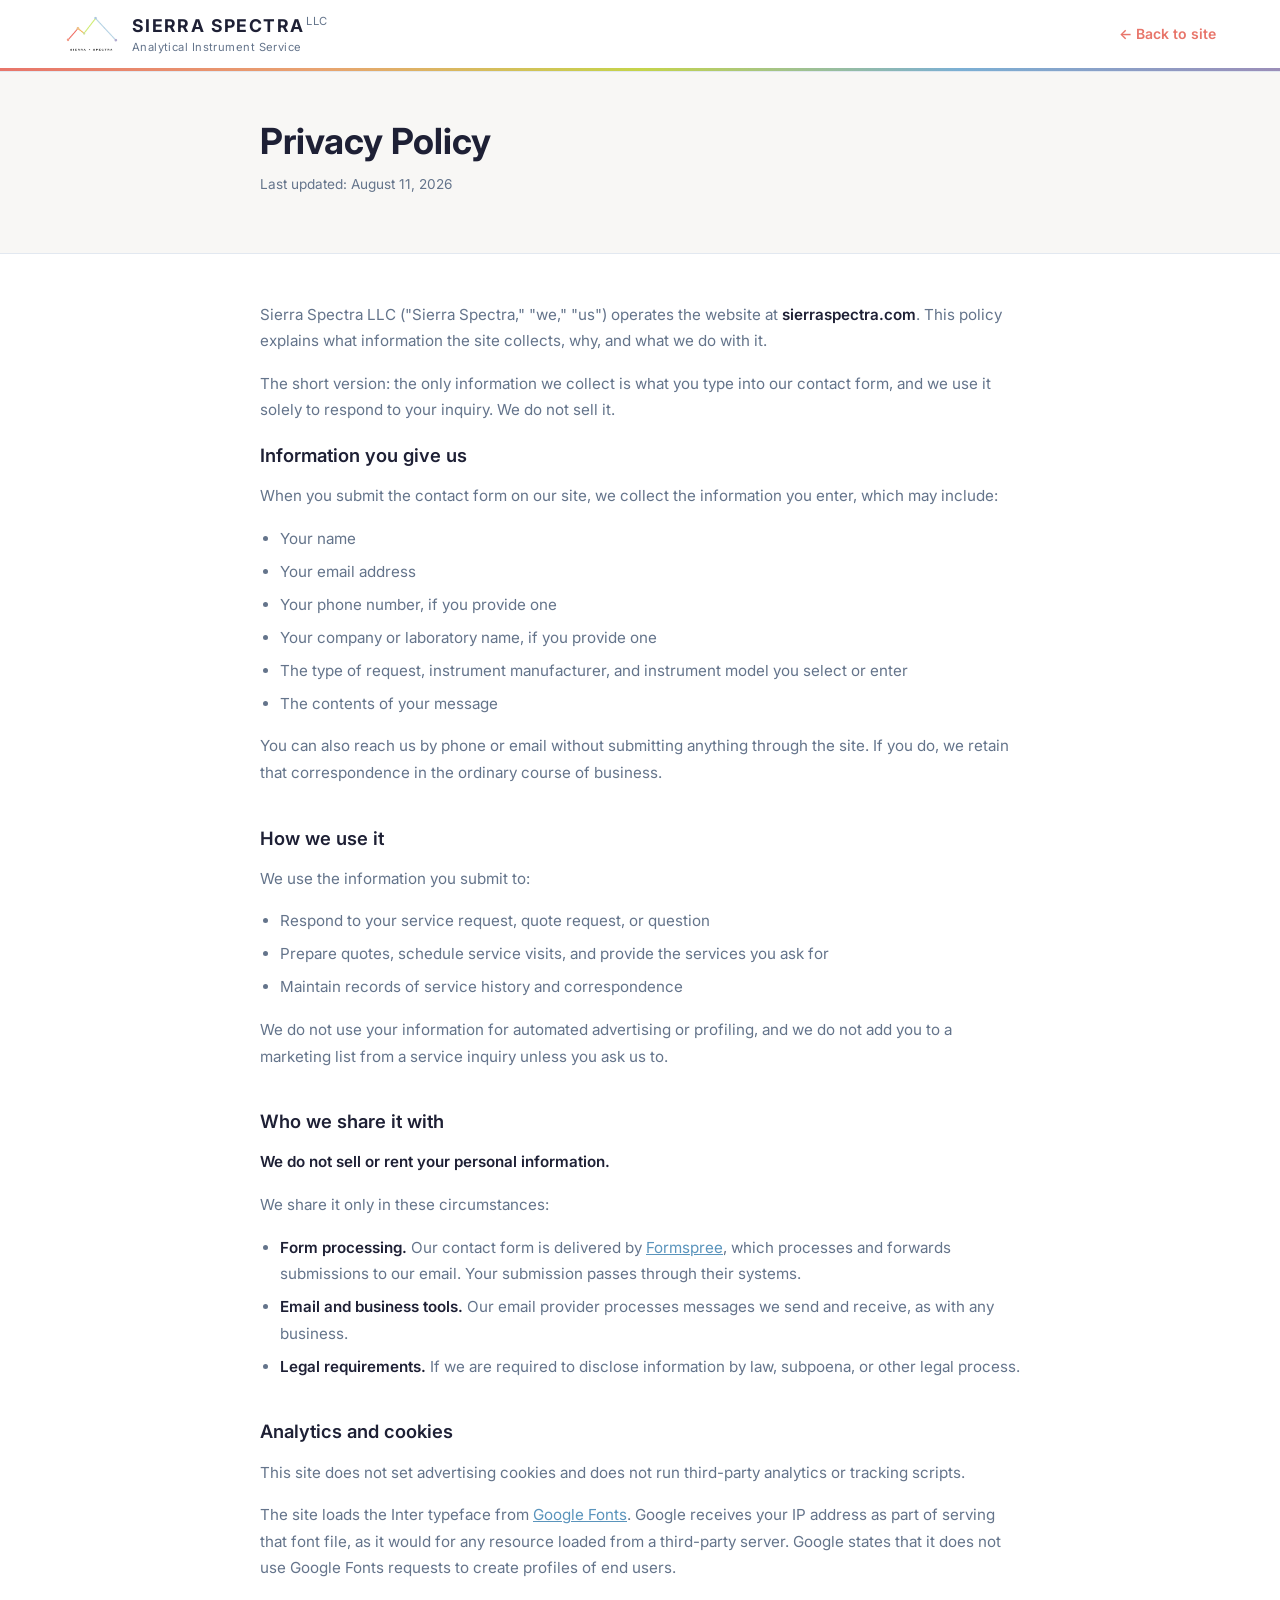
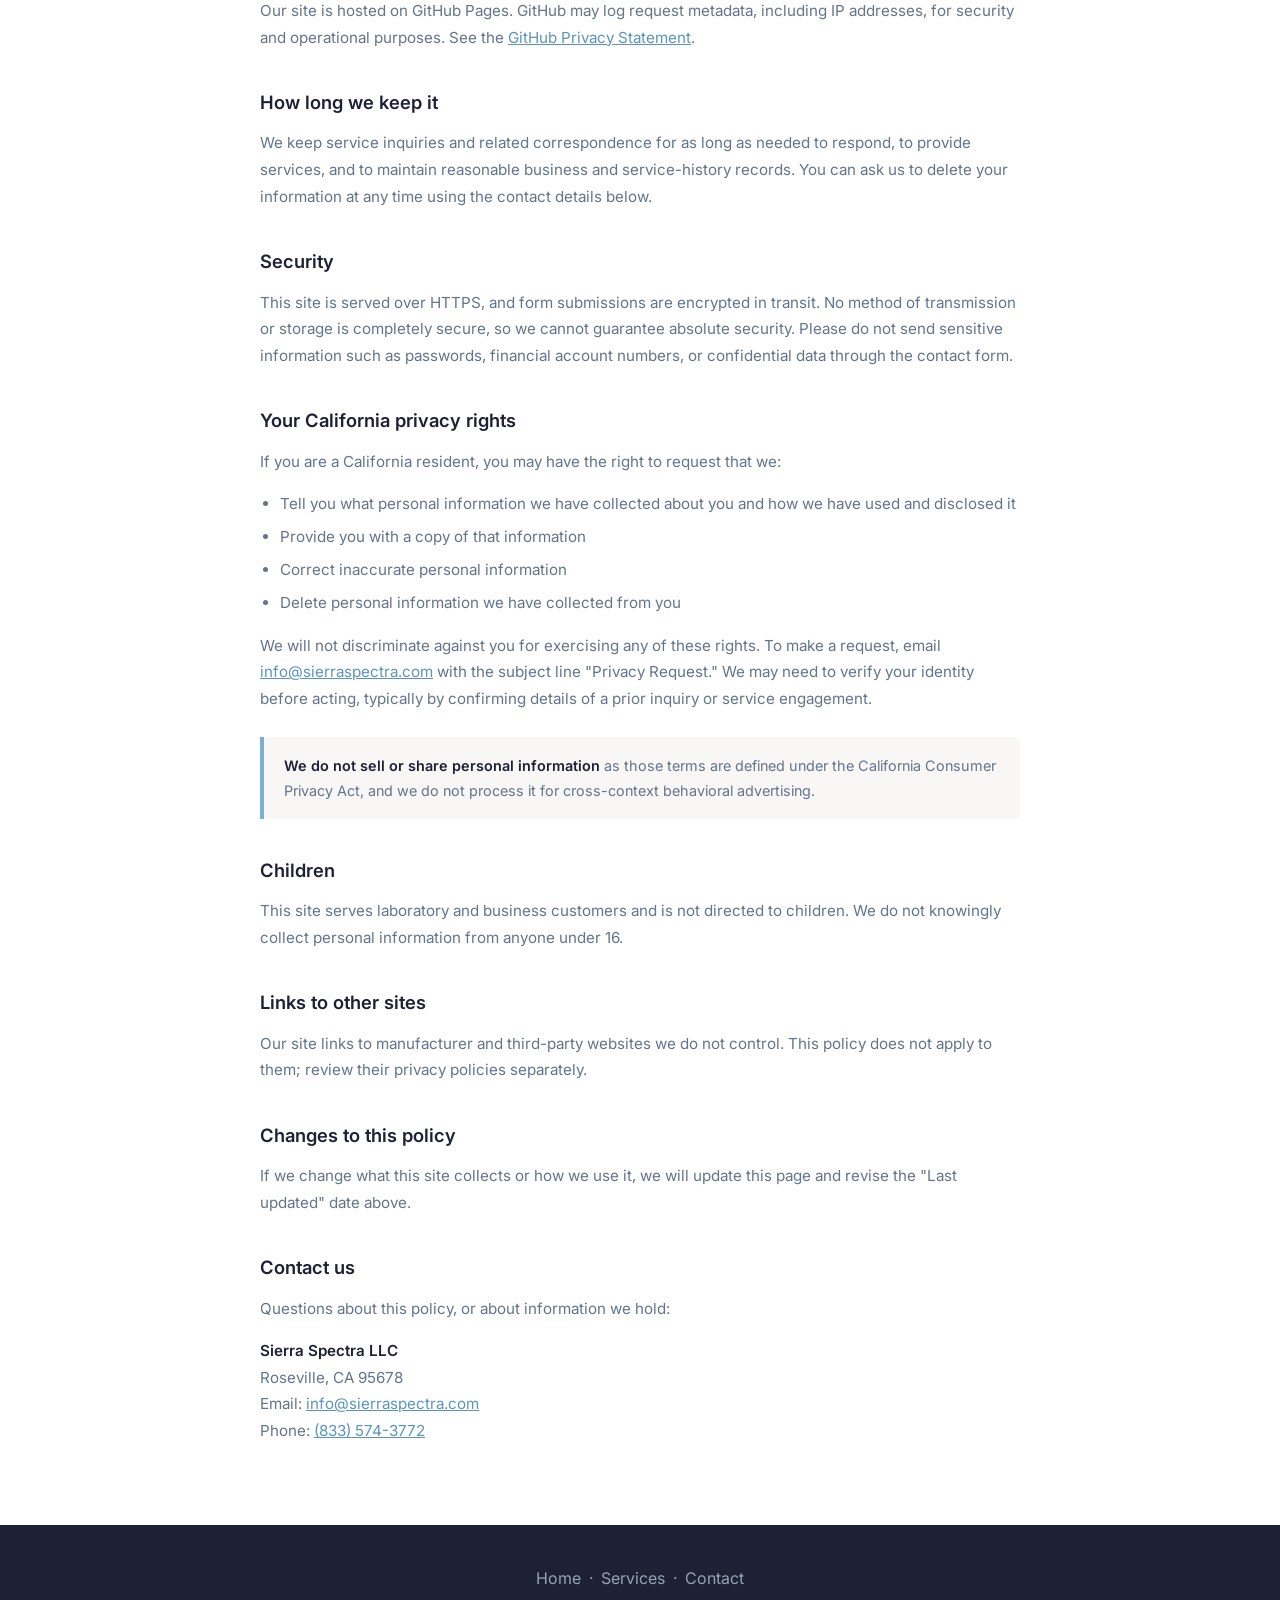
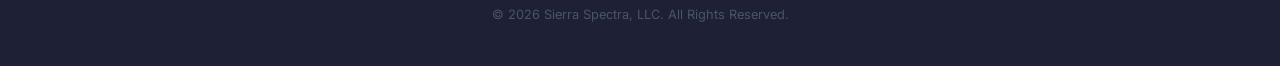
<file: privacy.html>
<!DOCTYPE html>
<html lang="en">
<head>
    <meta charset="UTF-8">
    <meta name="viewport" content="width=device-width, initial-scale=1.0">

    <title>Privacy Policy | Sierra Spectra LLC</title>
    <meta name="description" content="How Sierra Spectra LLC collects, uses, and protects information submitted through sierraspectra.com.">
    <link rel="canonical" href="https://sierraspectra.com/privacy.html">
    <meta name="robots" content="index, follow">
    <meta name="theme-color" content="#1e2035">

    <link rel="icon" href="assets/logo-mark.svg" type="image/svg+xml">
    <link rel="apple-touch-icon" href="assets/SSLogo_FullColor_NoText.png">

    <meta property="og:type" content="article">
    <meta property="og:site_name" content="Sierra Spectra LLC">
    <meta property="og:url" content="https://sierraspectra.com/privacy.html">
    <meta property="og:title" content="Privacy Policy | Sierra Spectra LLC">
    <meta property="og:description" content="How Sierra Spectra LLC collects, uses, and protects information submitted through sierraspectra.com.">
    <meta property="og:image" content="https://sierraspectra.com/assets/og-image.png">

    <link rel="preconnect" href="https://fonts.googleapis.com">
    <link rel="preconnect" href="https://fonts.gstatic.com" crossorigin>
    <link href="https://fonts.googleapis.com/css2?family=Inter:wght@300;400;500;600;700&display=swap" rel="stylesheet">
    <style>
        :root {
            --coral:   #E8756A;
            --navy:    #1e2035;
            --blue:    #7BAFD4;
            --blue-dk: #5A94BC;
            --slate:   #64748b;
            --slate-lt:#94a3b8;
            --border:  #e2e8f0;
            --gray-bg: #f8f7f5;
            --white:   #ffffff;
        }

        *, *::before, *::after { margin: 0; padding: 0; box-sizing: border-box; }

        body {
            font-family: 'Inter', -apple-system, BlinkMacSystemFont, 'Segoe UI', sans-serif;
            font-size: 16px;
            line-height: 1.7;
            color: var(--navy);
            background: var(--white);
        }

        .container { width: 90%; max-width: 760px; margin: 0 auto; }

        .nav {
            border-bottom: 1px solid var(--border);
            background: var(--white);
        }

        .nav::after {
            content: '';
            display: block;
            height: 3px;
            background: linear-gradient(to right, #E8756A, #E8A370, #C5D44A, #7BAFD4, #9B8EB8);
        }

        .nav-inner {
            width: 90%;
            max-width: 1200px;
            margin: 0 auto;
            height: 68px;
            display: flex;
            align-items: center;
            justify-content: space-between;
            gap: 1rem;
        }

        .nav-logo { display: flex; align-items: center; gap: 0.6rem; text-decoration: none; }
        .nav-logo-img { height: 40px; width: auto; }
        .nav-logo-name { font-size: 1.1rem; font-weight: 700; letter-spacing: 0.08em; color: var(--navy); }
        .nav-logo-name span {
            font-weight: 400; font-size: 0.7rem; color: var(--slate);
            letter-spacing: 0.04em; vertical-align: super; margin-left: 2px;
        }
        .nav-logo-tag { font-size: 0.7rem; color: var(--slate); letter-spacing: 0.04em; margin-top: -2px; }

        .nav-back {
            font-size: 0.875rem; font-weight: 600; color: var(--coral);
            text-decoration: none; white-space: nowrap;
        }
        .nav-back:hover { text-decoration: underline; }

        .page-head {
            background: var(--gray-bg);
            border-bottom: 1px solid var(--border);
            padding: 3rem 0 2.5rem;
        }

        .page-head h1 {
            font-size: clamp(1.75rem, 4vw, 2.25rem);
            font-weight: 700;
            line-height: 1.2;
        }

        .page-head .updated {
            margin-top: 0.6rem;
            font-size: 0.85rem;
            color: var(--slate);
        }

        main { padding: 3rem 0 4rem; }

        h2 {
            font-size: 1.15rem;
            font-weight: 600;
            margin: 2.25rem 0 0.75rem;
            color: var(--navy);
        }

        h2:first-of-type { margin-top: 0; }

        p, li { font-size: 0.95rem; color: var(--slate); line-height: 1.75; }
        p { margin-bottom: 1rem; }

        ul { margin: 0 0 1rem 1.25rem; }
        li { margin-bottom: 0.4rem; }

        a { color: var(--blue-dk); }

        strong { color: var(--navy); font-weight: 600; }

        .callout {
            background: var(--gray-bg);
            border-left: 4px solid var(--blue);
            border-radius: 0 6px 6px 0;
            padding: 1rem 1.25rem;
            margin: 1.5rem 0;
        }

        .callout p { margin-bottom: 0; font-size: 0.9rem; }

        footer {
            background: var(--navy);
            color: #94a3b8;
            padding: 2.5rem 0;
            text-align: center;
        }

        footer a { color: #94a3b8; text-decoration: none; }
        footer a:hover { color: var(--white); }
        .footer-copy { font-size: 0.8rem; color: #475569; margin-top: 0.75rem; }

        a:focus-visible {
            outline: 3px solid var(--blue);
            outline-offset: 2px;
            border-radius: 3px;
        }
    </style>
</head>
<body>

    <nav class="nav" aria-label="Main">
        <div class="nav-inner">
            <a href="index.html" class="nav-logo">
                <img src="assets/SSLogo_FullColor.png" alt="Sierra Spectra logo mark" class="nav-logo-img" width="202" height="139">
                <div>
                    <div class="nav-logo-name">SIERRA SPECTRA<span>LLC</span></div>
                    <div class="nav-logo-tag">Analytical Instrument Service</div>
                </div>
            </a>
            <a href="index.html" class="nav-back">&larr; Back to site</a>
        </div>
    </nav>

    <div class="page-head">
        <div class="container">
            <h1>Privacy Policy</h1>
            <p class="updated">Last updated: August 11, 2026</p>
        </div>
    </div>

    <main>
        <div class="container">

            <!--
              TODO - HAVE COUNSEL REVIEW THIS BEFORE RELYING ON IT.
              This is an accurate description of what sierraspectra.com actually
              does today (a Formspree contact form and Google Fonts, nothing else).
              It is not legal advice, and it is not a CCPA/CPRA compliance opinion.

              Update this page whenever you change what the site collects. In
              particular: if you enable analytics, edit the "Analytics and cookies"
              section - it currently states that no analytics cookies are used.

              Also confirm whether CCPA/CPRA applies to Sierra Spectra. Most small
              businesses fall under the thresholds (roughly $25M revenue, 100k
              consumers, or 50%+ revenue from selling personal information), but
              the "Your California privacy rights" section below is written to be
              accurate either way.
            -->

            <p>Sierra Spectra LLC ("Sierra Spectra," "we," "us") operates the website at <strong>sierraspectra.com</strong>. This policy explains what information the site collects, why, and what we do with it.</p>

            <p>The short version: the only information we collect is what you type into our contact form, and we use it solely to respond to your inquiry. We do not sell it.</p>

            <h2>Information you give us</h2>

            <p>When you submit the contact form on our site, we collect the information you enter, which may include:</p>

            <ul>
                <li>Your name</li>
                <li>Your email address</li>
                <li>Your phone number, if you provide one</li>
                <li>Your company or laboratory name, if you provide one</li>
                <li>The type of request, instrument manufacturer, and instrument model you select or enter</li>
                <li>The contents of your message</li>
            </ul>

            <p>You can also reach us by phone or email without submitting anything through the site. If you do, we retain that correspondence in the ordinary course of business.</p>

            <h2>How we use it</h2>

            <p>We use the information you submit to:</p>

            <ul>
                <li>Respond to your service request, quote request, or question</li>
                <li>Prepare quotes, schedule service visits, and provide the services you ask for</li>
                <li>Maintain records of service history and correspondence</li>
            </ul>

            <p>We do not use your information for automated advertising or profiling, and we do not add you to a marketing list from a service inquiry unless you ask us to.</p>

            <h2>Who we share it with</h2>

            <p><strong>We do not sell or rent your personal information.</strong></p>

            <p>We share it only in these circumstances:</p>

            <ul>
                <li><strong>Form processing.</strong> Our contact form is delivered by <a href="https://formspree.io/legal/privacy-policy/" rel="noopener noreferrer" target="_blank">Formspree</a>, which processes and forwards submissions to our email. Your submission passes through their systems.</li>
                <li><strong>Email and business tools.</strong> Our email provider processes messages we send and receive, as with any business.</li>
                <li><strong>Legal requirements.</strong> If we are required to disclose information by law, subpoena, or other legal process.</li>
            </ul>

            <h2>Analytics and cookies</h2>

            <p>This site does not set advertising cookies and does not run third-party analytics or tracking scripts.</p>

            <p>The site loads the Inter typeface from <a href="https://policies.google.com/privacy" rel="noopener noreferrer" target="_blank">Google Fonts</a>. Google receives your IP address as part of serving that font file, as it would for any resource loaded from a third-party server. Google states that it does not use Google Fonts requests to create profiles of end users.</p>

            <p>Our site is hosted on GitHub Pages. GitHub may log request metadata, including IP addresses, for security and operational purposes. See the <a href="https://docs.github.com/en/site-policy/privacy-policies/github-general-privacy-statement" rel="noopener noreferrer" target="_blank">GitHub Privacy Statement</a>.</p>

            <h2>How long we keep it</h2>

            <p>We keep service inquiries and related correspondence for as long as needed to respond, to provide services, and to maintain reasonable business and service-history records. You can ask us to delete your information at any time using the contact details below.</p>

            <h2>Security</h2>

            <p>This site is served over HTTPS, and form submissions are encrypted in transit. No method of transmission or storage is completely secure, so we cannot guarantee absolute security. Please do not send sensitive information such as passwords, financial account numbers, or confidential data through the contact form.</p>

            <h2>Your California privacy rights</h2>

            <p>If you are a California resident, you may have the right to request that we:</p>

            <ul>
                <li>Tell you what personal information we have collected about you and how we have used and disclosed it</li>
                <li>Provide you with a copy of that information</li>
                <li>Correct inaccurate personal information</li>
                <li>Delete personal information we have collected from you</li>
            </ul>

            <p>We will not discriminate against you for exercising any of these rights. To make a request, email <a href="mailto:info@sierraspectra.com">info@sierraspectra.com</a> with the subject line "Privacy Request." We may need to verify your identity before acting, typically by confirming details of a prior inquiry or service engagement.</p>

            <div class="callout">
                <p><strong>We do not sell or share personal information</strong> as those terms are defined under the California Consumer Privacy Act, and we do not process it for cross-context behavioral advertising.</p>
            </div>

            <h2>Children</h2>

            <p>This site serves laboratory and business customers and is not directed to children. We do not knowingly collect personal information from anyone under 16.</p>

            <h2>Links to other sites</h2>

            <p>Our site links to manufacturer and third-party websites we do not control. This policy does not apply to them; review their privacy policies separately.</p>

            <h2>Changes to this policy</h2>

            <p>If we change what this site collects or how we use it, we will update this page and revise the "Last updated" date above.</p>

            <h2>Contact us</h2>

            <p>Questions about this policy, or about information we hold:</p>

            <p>
                <strong>Sierra Spectra LLC</strong><br>
                Roseville, CA 95678<br>
                Email: <a href="mailto:info@sierraspectra.com">info@sierraspectra.com</a><br>
                Phone: <a href="tel:+18335743772">(833) 574-3772</a>
            </p>

        </div>
    </main>

    <footer>
        <div class="container">
            <a href="index.html">Home</a>
            &nbsp;&middot;&nbsp;
            <a href="index.html#services">Services</a>
            &nbsp;&middot;&nbsp;
            <a href="index.html#contact">Contact</a>
            <div class="footer-copy">&copy; <span id="year">2026</span> Sierra Spectra, LLC. All Rights Reserved.</div>
        </div>
    </footer>

    <script>
        var y = document.getElementById('year');
        if (y) { y.textContent = String(new Date().getFullYear()); }
    </script>

</body>
</html>
</file>
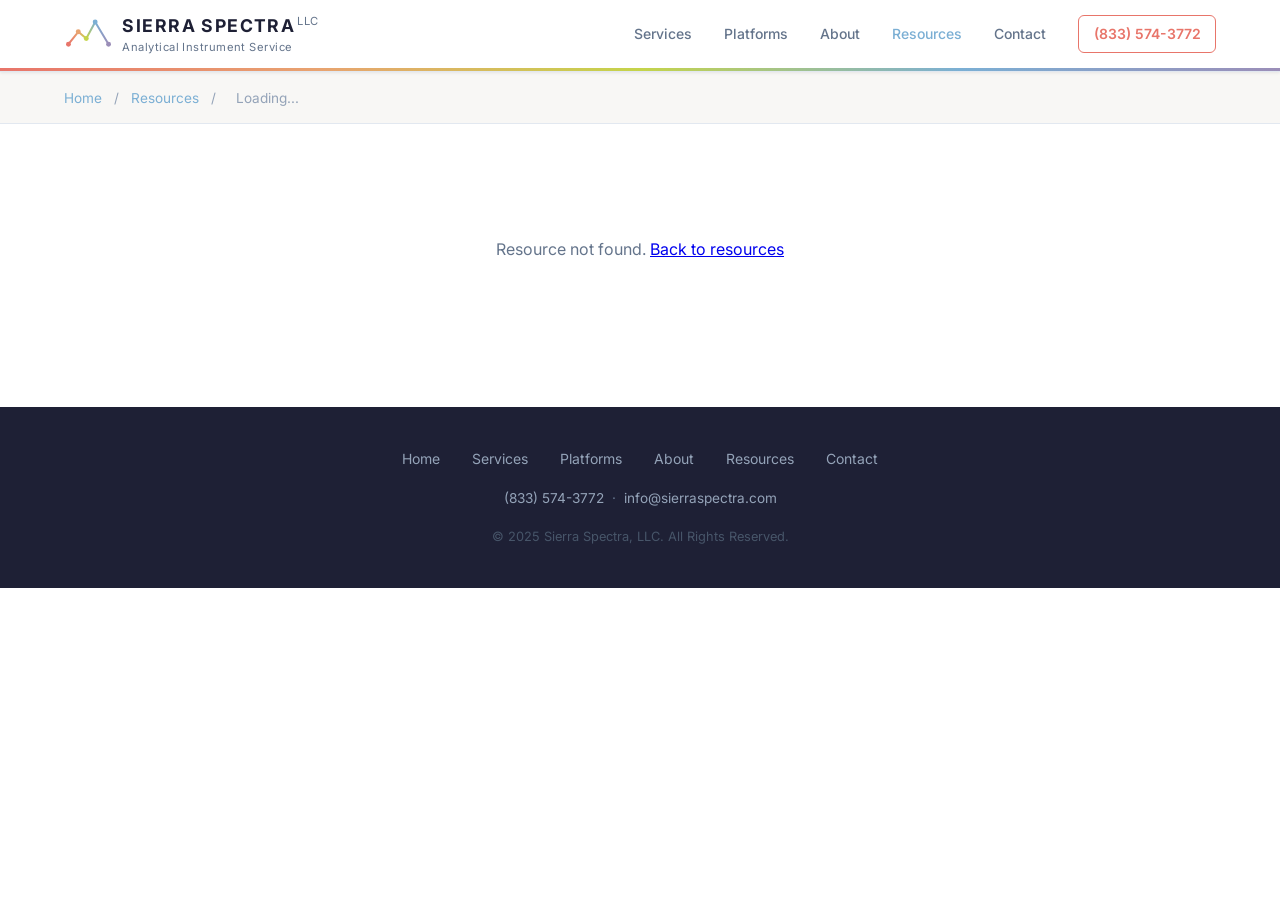
<file: resource.html>
<!DOCTYPE html>
<html lang="en">
<head>
    <meta charset="UTF-8">
    <meta name="viewport" content="width=device-width, initial-scale=1.0">
    <title>Resource — Sierra Spectra</title>
    <link rel="preconnect" href="https://fonts.googleapis.com">
    <link rel="preconnect" href="https://fonts.gstatic.com" crossorigin>
    <link href="https://fonts.googleapis.com/css2?family=Inter:wght@300;400;500;600;700&display=swap" rel="stylesheet">
    <style>
        :root {
            --coral:   #E8756A;
            --orange:  #E8A370;
            --lime:    #C5D44A;
            --sky:     #7BAFD4;
            --purple:  #9B8EB8;
            --navy:    #1e2035;
            --blue:    #7BAFD4;
            --blue-dk: #5A94BC;
            --slate:   #64748b;
            --slate-lt:#94a3b8;
            --border:  #e2e8f0;
            --gray-bg: #f8f7f5;
            --white:   #ffffff;
        }

        *, *::before, *::after { margin: 0; padding: 0; box-sizing: border-box; }
        html { scroll-behavior: smooth; }
        body {
            font-family: 'Inter', -apple-system, BlinkMacSystemFont, 'Segoe UI', sans-serif;
            font-size: 16px; line-height: 1.7; color: var(--navy); background: var(--white);
        }
        .container { width: 90%; max-width: 1200px; margin: 0 auto; }

        /* NAV */
        .nav {
            position: sticky; top: 0; z-index: 100;
            background: var(--white); border-bottom: 1px solid var(--border);
            box-shadow: 0 1px 3px rgba(0,0,0,0.08);
        }
        .nav::after {
            content: ''; display: block; height: 3px;
            background: linear-gradient(to right, #E8756A, #E8A370, #C5D44A, #7BAFD4, #9B8EB8);
        }
        .nav-inner { display: flex; align-items: center; justify-content: space-between; height: 68px; }
        .nav-logo { display: flex; align-items: center; gap: 0.6rem; text-decoration: none; }
        .nav-logo-img { height: 40px; width: auto; flex-shrink: 0; }
        .nav-logo-name { font-size: 1.1rem; font-weight: 700; letter-spacing: 0.08em; color: var(--navy); }
        .nav-logo-name span { font-weight: 400; font-size: 0.7rem; color: var(--slate); letter-spacing: 0.04em; vertical-align: super; margin-left: 2px; }
        .nav-logo-tag { font-size: 0.7rem; font-weight: 400; color: var(--slate); letter-spacing: 0.04em; margin-top: -2px; }
        .nav-right { display: flex; align-items: center; gap: 2rem; }
        .nav-links { display: flex; list-style: none; gap: 2rem; }
        .nav-links a { text-decoration: none; font-size: 0.875rem; font-weight: 500; color: var(--slate); transition: color 0.2s; }
        .nav-links a:hover, .nav-links a.active { color: var(--blue); }
        .nav-phone {
            font-size: 0.875rem; font-weight: 600; color: var(--coral); text-decoration: none;
            border: 1.5px solid var(--coral); border-radius: 6px; padding: 0.4rem 0.9rem;
            transition: all 0.2s; white-space: nowrap;
        }
        .nav-phone:hover { background: var(--coral); color: var(--white); }
        .nav-hamburger { display: none; background: none; border: none; cursor: pointer; padding: 4px; color: var(--navy); }
        .mobile-menu { display: none; padding: 1rem 0; border-top: 1px solid var(--border); background: var(--white); }
        .mobile-menu.open { display: block; }
        .mobile-menu ul { list-style: none; display: flex; flex-direction: column; gap: 0.25rem; }
        .mobile-menu a { display: block; padding: 0.6rem 0; font-size: 0.95rem; font-weight: 500; color: var(--navy); text-decoration: none; }
        .mobile-menu a:hover { color: var(--blue); }
        .mobile-phone { display: block; margin-top: 0.75rem; padding-top: 0.75rem; border-top: 1px solid var(--border); font-size: 0.9rem; font-weight: 600; color: var(--coral); text-decoration: none; }

        /* BREADCRUMB */
        .breadcrumb {
            background: var(--gray-bg); border-bottom: 1px solid var(--border); padding: 0.75rem 0;
        }
        .breadcrumb a { color: var(--blue); text-decoration: none; font-size: 0.85rem; }
        .breadcrumb a:hover { text-decoration: underline; }
        .breadcrumb span { color: var(--slate-lt); font-size: 0.85rem; margin: 0 0.5rem; }
        .breadcrumb-current { color: var(--slate); font-size: 0.85rem; }

        /* ARTICLE */
        .article-wrap { max-width: 800px; margin: 0 auto; padding: 3rem 1rem 5rem; }
        .article-meta { margin-bottom: 2rem; }
        .article-tag {
            display: inline-block; font-size: 0.65rem; font-weight: 600; letter-spacing: 0.08em;
            text-transform: uppercase; padding: 0.2rem 0.5rem; border-radius: 4px; margin-bottom: 0.75rem;
        }
        .article-tag.guide { background: #eaf4fb; color: var(--blue-dk); }
        .article-tag.tool { background: #f0fdf4; color: #16a34a; }
        .article-tag.link { background: #fef3c7; color: #d97706; }
        .article-tag.video { background: #fce7f3; color: #db2777; }
        .article-date { font-size: 0.8rem; color: var(--slate-lt); }

        /* Markdown-rendered content */
        .article-content h1 { font-size: 1.75rem; font-weight: 700; color: var(--navy); margin-bottom: 1.5rem; line-height: 1.3; }
        .article-content h2 { font-size: 1.3rem; font-weight: 600; color: var(--navy); margin: 2rem 0 1rem; border-bottom: 2px solid var(--border); padding-bottom: 0.5rem; }
        .article-content h3 { font-size: 1.1rem; font-weight: 600; color: var(--navy); margin: 1.5rem 0 0.75rem; }
        .article-content p { margin-bottom: 1rem; color: var(--navy); line-height: 1.8; }
        .article-content ul, .article-content ol { margin: 0.75rem 0 1rem 1.5rem; }
        .article-content li { margin-bottom: 0.4rem; line-height: 1.7; }
        .article-content strong { font-weight: 600; }
        .article-content a { color: var(--blue); text-decoration: none; }
        .article-content a:hover { text-decoration: underline; }
        .article-content hr { border: none; border-top: 2px solid var(--border); margin: 2rem 0; }
        .article-content em { font-style: italic; color: var(--slate); }
        .article-content code {
            background: var(--gray-bg); padding: 0.15rem 0.4rem; border-radius: 4px;
            font-size: 0.9em; font-family: 'SF Mono', 'Fira Code', monospace;
        }
        .article-content table {
            width: 100%; border-collapse: collapse; margin: 1rem 0 1.5rem;
            font-size: 0.9rem;
        }
        .article-content th, .article-content td {
            padding: 0.6rem 0.75rem; border: 1px solid var(--border); text-align: left;
        }
        .article-content th { background: var(--gray-bg); font-weight: 600; font-size: 0.85rem; }

        .back-link {
            display: inline-flex; align-items: center; gap: 0.4rem;
            color: var(--blue); text-decoration: none; font-size: 0.9rem; font-weight: 500;
            margin-top: 2rem;
        }
        .back-link:hover { text-decoration: underline; }
        .back-link svg { width: 16px; height: 16px; stroke: var(--blue); }

        .loading { text-align: center; padding: 4rem 0; color: var(--slate); }

        /* FOOTER */
        footer { background: var(--navy); color: #94a3b8; padding: 2.5rem 0; }
        .footer-inner { display: flex; flex-direction: column; align-items: center; gap: 1rem; text-align: center; }
        .footer-links { display: flex; gap: 2rem; flex-wrap: wrap; justify-content: center; }
        .footer-links a { color: #94a3b8; text-decoration: none; font-size: 0.875rem; transition: color 0.2s; }
        .footer-links a:hover { color: var(--white); }
        .footer-contact { font-size: 0.85rem; color: #64748b; }
        .footer-contact a { color: #94a3b8; text-decoration: none; }
        .footer-contact a:hover { color: var(--white); }
        .footer-copy { font-size: 0.8rem; color: #475569; }

        @media (max-width: 768px) {
            .nav-links, .nav-phone { display: none; }
            .nav-hamburger { display: flex; }
            .article-content table { font-size: 0.8rem; }
        }
    </style>
</head>
<body>

    <header>
        <nav class="nav">
            <div class="container">
                <div class="nav-inner">
                    <a href="index.html" class="nav-logo">
                        <img src="assets/logo-mark.svg" alt="Sierra Spectra logo mark" class="nav-logo-img">
                        <div>
                            <div class="nav-logo-name">SIERRA SPECTRA<span>LLC</span></div>
                            <div class="nav-logo-tag">Analytical Instrument Service</div>
                        </div>
                    </a>
                    <div class="nav-right">
                        <ul class="nav-links">
                            <li><a href="index.html#services">Services</a></li>
                            <li><a href="index.html#platforms">Platforms</a></li>
                            <li><a href="index.html#about">About</a></li>
                            <li><a href="resources.html" class="active">Resources</a></li>
                            <li><a href="index.html#contact">Contact</a></li>
                        </ul>
                        <a href="tel:8335743772" class="nav-phone">(833) 574-3772</a>
                    </div>
                    <button class="nav-hamburger" aria-label="Toggle menu" onclick="document.querySelector('.mobile-menu').classList.toggle('open')">
                        <svg width="22" height="22" viewBox="0 0 24 24" fill="none" stroke="currentColor" stroke-width="2" stroke-linecap="round" stroke-linejoin="round">
                            <line x1="3" y1="6" x2="21" y2="6"/><line x1="3" y1="12" x2="21" y2="12"/><line x1="3" y1="18" x2="21" y2="18"/>
                        </svg>
                    </button>
                </div>
                <div class="mobile-menu">
                    <ul>
                        <li><a href="index.html#services">Services</a></li>
                        <li><a href="index.html#platforms">Platforms</a></li>
                        <li><a href="index.html#about">About</a></li>
                        <li><a href="resources.html">Resources</a></li>
                        <li><a href="index.html#contact">Contact</a></li>
                    </ul>
                    <a href="tel:8335743772" class="mobile-phone">(833) 574-3772</a>
                </div>
            </div>
        </nav>
    </header>

    <div class="breadcrumb">
        <div class="container">
            <a href="index.html">Home</a>
            <span>/</span>
            <a href="resources.html">Resources</a>
            <span>/</span>
            <span class="breadcrumb-current" id="breadcrumb-title">Loading...</span>
        </div>
    </div>

    <article class="article-wrap" id="article">
        <div class="loading">Loading resource...</div>
    </article>

    <footer>
        <div class="container">
            <div class="footer-inner">
                <div class="footer-links">
                    <a href="index.html">Home</a>
                    <a href="index.html#services">Services</a>
                    <a href="index.html#platforms">Platforms</a>
                    <a href="index.html#about">About</a>
                    <a href="resources.html">Resources</a>
                    <a href="index.html#contact">Contact</a>
                </div>
                <div class="footer-contact">
                    <a href="tel:8335743772">(833) 574-3772</a>
                    &nbsp;&middot;&nbsp;
                    <a href="mailto:info@sierraspectra.com">info@sierraspectra.com</a>
                </div>
                <div class="footer-copy">&copy; 2025 Sierra Spectra, LLC. All Rights Reserved.</div>
            </div>
        </div>
    </footer>

    <script>
    // Minimal markdown-to-HTML renderer (no dependencies)
    function md(text) {
        if (!text) return '';
        var html = text
            // Escape HTML
            .replace(/&/g, '&amp;').replace(/</g, '&lt;').replace(/>/g, '&gt;')
            // Headings
            .replace(/^### (.+)$/gm, '<h3>$1</h3>')
            .replace(/^## (.+)$/gm, '<h2>$1</h2>')
            .replace(/^# (.+)$/gm, '<h1>$1</h1>')
            // Horizontal rule
            .replace(/^---$/gm, '<hr>')
            // Bold & italic
            .replace(/\*\*(.+?)\*\*/g, '<strong>$1</strong>')
            .replace(/\*(.+?)\*/g, '<em>$1</em>')
            // Inline code
            .replace(/`([^`]+)`/g, '<code>$1</code>')
            // Links: [text](url)
            .replace(/\[([^\]]+)\]\(([^)]+)\)/g, '<a href="$2">$1</a>')
            // Images
            .replace(/!\[([^\]]*)\]\(([^)]+)\)/g, '<img src="$2" alt="$1" style="max-width:100%;border-radius:8px;margin:1rem 0;">');

        // Tables
        html = html.replace(/((?:^\|.+\|$\n?)+)/gm, function(block) {
            var rows = block.trim().split('\n');
            if (rows.length < 2) return block;
            var thead = rows[0].split('|').filter(function(c) { return c.trim(); });
            var isAlign = /^\|[\s\-:|]+\|$/.test(rows[1]);
            var bodyStart = isAlign ? 2 : 1;
            var t = '<table><thead><tr>' + thead.map(function(c) { return '<th>' + c.trim() + '</th>'; }).join('') + '</tr></thead><tbody>';
            for (var i = bodyStart; i < rows.length; i++) {
                var cols = rows[i].split('|').filter(function(c) { return c.trim(); });
                t += '<tr>' + cols.map(function(c) { return '<td>' + c.trim() + '</td>'; }).join('') + '</tr>';
            }
            return t + '</tbody></table>';
        });

        // Unordered lists
        html = html.replace(/((?:^- .+$\n?)+)/gm, function(block) {
            var items = block.trim().split('\n').map(function(line) {
                return '<li>' + line.replace(/^- /, '') + '</li>';
            }).join('');
            return '<ul>' + items + '</ul>';
        });

        // Checkbox lists
        html = html.replace(/<li>\[ \] /g, '<li>&#9744; ');
        html = html.replace(/<li>\[x\] /g, '<li>&#9745; ');

        // Ordered lists
        html = html.replace(/((?:^\d+\. .+$\n?)+)/gm, function(block) {
            var items = block.trim().split('\n').map(function(line) {
                return '<li>' + line.replace(/^\d+\. /, '') + '</li>';
            }).join('');
            return '<ol>' + items + '</ol>';
        });

        // Paragraphs (lines not already wrapped in block elements)
        html = html.replace(/^(?!<[houplt]|<hr|<img|<table|<\/)(.*\S.*)$/gm, '<p>$1</p>');

        // Clean up extra blank lines
        html = html.replace(/\n{2,}/g, '\n');

        return html;
    }

    (function() {
        var params = new URLSearchParams(window.location.search);
        var id = params.get('id');
        var article = document.getElementById('article');
        var breadcrumbTitle = document.getElementById('breadcrumb-title');

        if (!id) {
            article.innerHTML = '<div class="loading">Resource not found. <a href="resources.html">Back to resources</a></div>';
            return;
        }

        fetch('content/resources.json')
            .then(function(r) { return r.json(); })
            .then(function(data) {
                var resource = (data.resources || []).find(function(r) { return r.id === id; });
                if (!resource) {
                    article.innerHTML = '<div class="loading">Resource not found. <a href="resources.html">Back to resources</a></div>';
                    return;
                }
                document.title = resource.title + ' — Sierra Spectra';
                breadcrumbTitle.textContent = resource.title;
                article.innerHTML =
                    '<div class="article-meta">' +
                        '<span class="article-tag ' + resource.type + '">' + resource.type + '</span>' +
                        '<div class="article-date">' + resource.date + '</div>' +
                    '</div>' +
                    '<div class="article-content">' + md(resource.content || '') + '</div>' +
                    '<a href="resources.html" class="back-link">' +
                        '<svg viewBox="0 0 24 24" fill="none" stroke-width="2.5" stroke-linecap="round" stroke-linejoin="round"><path d="M19 12H5M12 19l-7-7 7-7"/></svg>' +
                        'Back to all resources' +
                    '</a>';
            })
            .catch(function() {
                article.innerHTML = '<div class="loading">Unable to load resource. <a href="resources.html">Back to resources</a></div>';
            });
    })();
    </script>
</body>
</html>
</file>
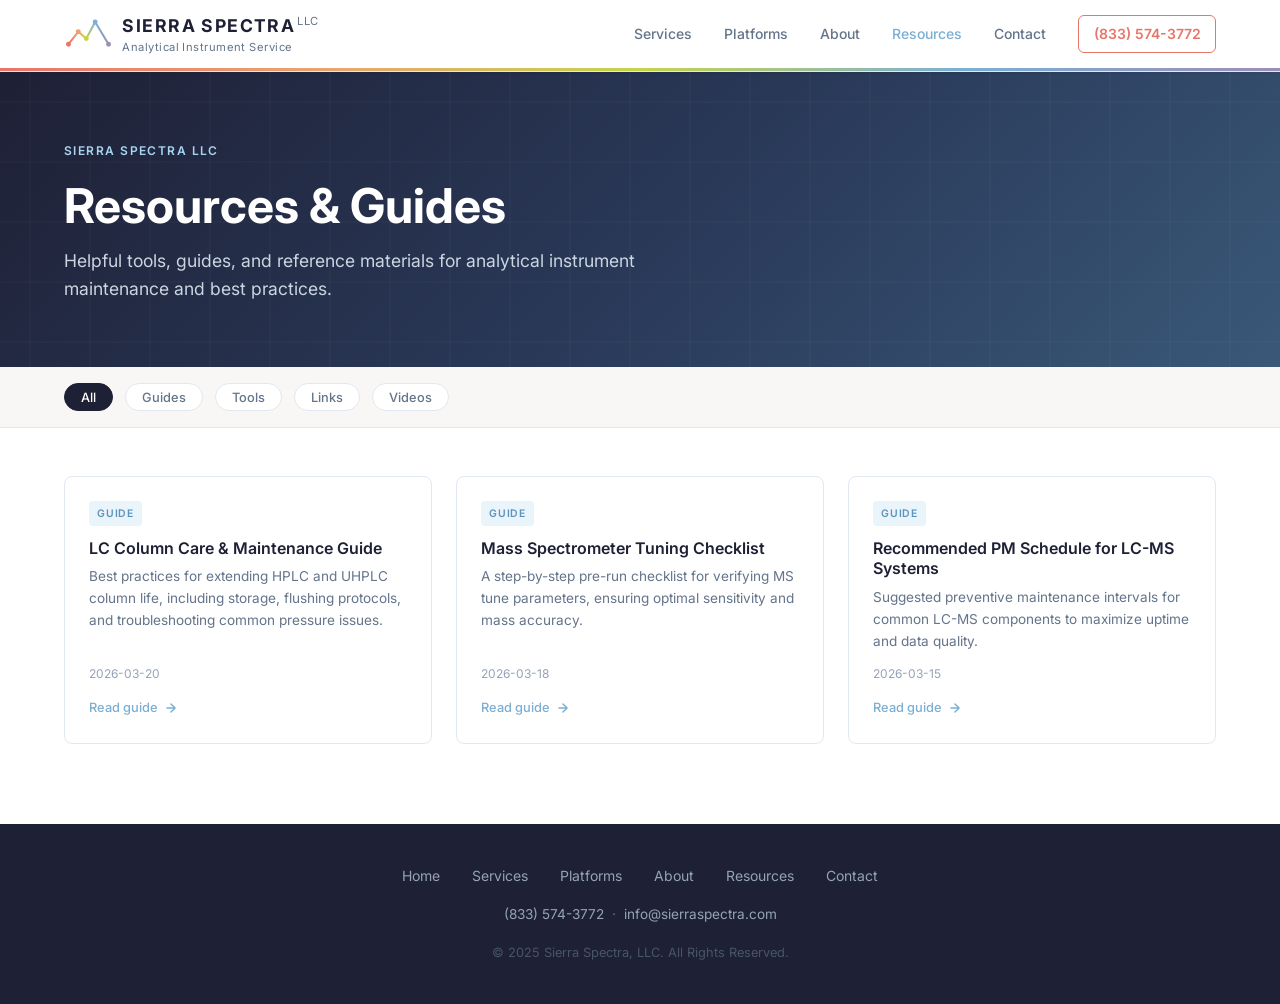
<file: resources.html>
<!DOCTYPE html>
<html lang="en">
<head>
    <meta charset="UTF-8">
    <meta name="viewport" content="width=device-width, initial-scale=1.0">
    <title>Resources — Sierra Spectra</title>
    <link rel="preconnect" href="https://fonts.googleapis.com">
    <link rel="preconnect" href="https://fonts.gstatic.com" crossorigin>
    <link href="https://fonts.googleapis.com/css2?family=Inter:wght@300;400;500;600;700&display=swap" rel="stylesheet">
    <style>
        :root {
            --coral:   #E8756A;
            --orange:  #E8A370;
            --lime:    #C5D44A;
            --sky:     #7BAFD4;
            --purple:  #9B8EB8;
            --navy:    #1e2035;
            --blue:    #7BAFD4;
            --blue-dk: #5A94BC;
            --slate:   #64748b;
            --slate-lt:#94a3b8;
            --border:  #e2e8f0;
            --gray-bg: #f8f7f5;
            --white:   #ffffff;
        }

        *, *::before, *::after { margin: 0; padding: 0; box-sizing: border-box; }
        html { scroll-behavior: smooth; }
        body {
            font-family: 'Inter', -apple-system, BlinkMacSystemFont, 'Segoe UI', sans-serif;
            font-size: 16px; line-height: 1.7; color: var(--navy); background: var(--white);
        }
        .container { width: 90%; max-width: 1200px; margin: 0 auto; }

        /* NAV */
        .nav {
            position: sticky; top: 0; z-index: 100;
            background: var(--white); border-bottom: 1px solid var(--border);
            box-shadow: 0 1px 3px rgba(0,0,0,0.08);
        }
        .nav::after {
            content: ''; display: block; height: 3px;
            background: linear-gradient(to right, #E8756A, #E8A370, #C5D44A, #7BAFD4, #9B8EB8);
        }
        .nav-inner { display: flex; align-items: center; justify-content: space-between; height: 68px; }
        .nav-logo { display: flex; align-items: center; gap: 0.6rem; text-decoration: none; }
        .nav-logo-img { height: 40px; width: auto; flex-shrink: 0; }
        .nav-logo-name { font-size: 1.1rem; font-weight: 700; letter-spacing: 0.08em; color: var(--navy); }
        .nav-logo-name span { font-weight: 400; font-size: 0.7rem; color: var(--slate); letter-spacing: 0.04em; vertical-align: super; margin-left: 2px; }
        .nav-logo-tag { font-size: 0.7rem; font-weight: 400; color: var(--slate); letter-spacing: 0.04em; margin-top: -2px; }
        .nav-right { display: flex; align-items: center; gap: 2rem; }
        .nav-links { display: flex; list-style: none; gap: 2rem; }
        .nav-links a { text-decoration: none; font-size: 0.875rem; font-weight: 500; color: var(--slate); transition: color 0.2s; }
        .nav-links a:hover, .nav-links a.active { color: var(--blue); }
        .nav-phone {
            font-size: 0.875rem; font-weight: 600; color: var(--coral); text-decoration: none;
            border: 1.5px solid var(--coral); border-radius: 6px; padding: 0.4rem 0.9rem;
            transition: all 0.2s; white-space: nowrap;
        }
        .nav-phone:hover { background: var(--coral); color: var(--white); }
        .nav-hamburger { display: none; background: none; border: none; cursor: pointer; padding: 4px; color: var(--navy); }
        .mobile-menu { display: none; padding: 1rem 0; border-top: 1px solid var(--border); background: var(--white); }
        .mobile-menu.open { display: block; }
        .mobile-menu ul { list-style: none; display: flex; flex-direction: column; gap: 0.25rem; }
        .mobile-menu a { display: block; padding: 0.6rem 0; font-size: 0.95rem; font-weight: 500; color: var(--navy); text-decoration: none; }
        .mobile-menu a:hover { color: var(--blue); }
        .mobile-phone { display: block; margin-top: 0.75rem; padding-top: 0.75rem; border-top: 1px solid var(--border); font-size: 0.9rem; font-weight: 600; color: var(--coral); text-decoration: none; }

        /* PAGE HEADER */
        .page-header {
            position: relative;
            min-height: 280px;
            display: flex;
            align-items: center;
            background: linear-gradient(135deg, #1e2035 0%, #2a3a5a 55%, #3a5878 100%);
            overflow: hidden;
            color: var(--white);
        }
        .page-header .hero-pattern {
            position: absolute;
            inset: 0;
            background-image: url("data:image/svg+xml,%3Csvg xmlns='http://www.w3.org/2000/svg' width='60' height='60'%3E%3Cpath d='M0 0h60v60H0z' fill='none'/%3E%3Cpath d='M0 30h60M30 0v60' stroke='%23ffffff' stroke-width='0.5' opacity='0.08'/%3E%3C/svg%3E");
            pointer-events: none;
        }
        .page-header .container { position: relative; z-index: 1; padding: 4rem 0; }
        .page-header .hero-eyebrow {
            display: inline-block;
            font-size: 0.75rem; font-weight: 600;
            letter-spacing: 0.12em; text-transform: uppercase;
            color: #a8d4f0; margin-bottom: 1rem;
        }
        .page-header h1 { font-size: clamp(2rem, 4vw, 3rem); font-weight: 700; margin-bottom: 0.75rem; line-height: 1.2; }
        .page-header p { font-size: 1.1rem; color: #cbd5e1; max-width: 600px; line-height: 1.6; }

        /* FILTERS */
        .filter-bar {
            background: var(--gray-bg); border-bottom: 1px solid var(--border); padding: 1rem 0;
        }
        .filter-bar-inner { display: flex; align-items: center; gap: 0.75rem; flex-wrap: wrap; }
        .filter-btn {
            background: var(--white); border: 1px solid var(--border); border-radius: 9999px;
            padding: 0.35rem 1rem; font-size: 0.8rem; font-weight: 500; font-family: inherit;
            color: var(--slate); cursor: pointer; transition: all 0.15s;
        }
        .filter-btn:hover { border-color: var(--blue); color: var(--blue); }
        .filter-btn.active { background: var(--navy); color: var(--white); border-color: var(--navy); }

        /* RESOURCES GRID */
        .resources-section { padding: 3rem 0 5rem; }
        .resources-grid {
            display: grid; grid-template-columns: repeat(auto-fill, minmax(300px, 1fr)); gap: 1.5rem;
        }
        .resource-card {
            border: 1px solid var(--border); border-radius: 8px; padding: 1.5rem;
            background: var(--white); text-decoration: none; color: inherit;
            transition: all 0.2s; display: flex; flex-direction: column;
        }
        .resource-card:hover {
            border-color: var(--blue); box-shadow: 0 4px 16px rgba(123,175,212,0.12);
            transform: translateY(-2px);
        }
        .resource-card-tag {
            display: inline-block; font-size: 0.65rem; font-weight: 600; letter-spacing: 0.08em;
            text-transform: uppercase; padding: 0.2rem 0.5rem; border-radius: 4px; margin-bottom: 0.75rem;
            width: fit-content;
        }
        .resource-card-tag.guide { background: #eaf4fb; color: var(--blue-dk); }
        .resource-card-tag.tool { background: #f0fdf4; color: #16a34a; }
        .resource-card-tag.link { background: #fef3c7; color: #d97706; }
        .resource-card-tag.video { background: #fce7f3; color: #db2777; }
        .resource-card h3 { font-size: 1rem; font-weight: 600; color: var(--navy); margin-bottom: 0.5rem; line-height: 1.3; }
        .resource-card p { font-size: 0.85rem; color: var(--slate); line-height: 1.6; flex: 1; }
        .resource-card-meta { font-size: 0.75rem; color: var(--slate-lt); margin-top: 0.75rem; }
        .resource-card-footer {
            display: flex; align-items: center; gap: 0.4rem; margin-top: 0.75rem;
            font-size: 0.8rem; font-weight: 500; color: var(--blue);
        }
        .resource-card-footer svg { width: 14px; height: 14px; stroke: var(--blue); }

        .empty-state { text-align: center; padding: 4rem 0; color: var(--slate); }

        /* FOOTER */
        footer { background: var(--navy); color: #94a3b8; padding: 2.5rem 0; }
        .footer-inner { display: flex; flex-direction: column; align-items: center; gap: 1rem; text-align: center; }
        .footer-links { display: flex; gap: 2rem; flex-wrap: wrap; justify-content: center; }
        .footer-links a { color: #94a3b8; text-decoration: none; font-size: 0.875rem; transition: color 0.2s; }
        .footer-links a:hover { color: var(--white); }
        .footer-contact { font-size: 0.85rem; color: #64748b; }
        .footer-contact a { color: #94a3b8; text-decoration: none; }
        .footer-contact a:hover { color: var(--white); }
        .footer-copy { font-size: 0.8rem; color: #475569; }

        @media (max-width: 768px) {
            .nav-links, .nav-phone { display: none; }
            .nav-hamburger { display: flex; }
            .resources-grid { grid-template-columns: 1fr; }
        }
    </style>
</head>
<body>

    <header>
        <nav class="nav">
            <div class="container">
                <div class="nav-inner">
                    <a href="index.html" class="nav-logo">
                        <img src="assets/logo-mark.svg" alt="Sierra Spectra logo mark" class="nav-logo-img">
                        <div>
                            <div class="nav-logo-name">SIERRA SPECTRA<span>LLC</span></div>
                            <div class="nav-logo-tag">Analytical Instrument Service</div>
                        </div>
                    </a>
                    <div class="nav-right">
                        <ul class="nav-links">
                            <li><a href="index.html#services">Services</a></li>
                            <li><a href="index.html#platforms">Platforms</a></li>
                            <li><a href="index.html#about">About</a></li>
                            <li><a href="resources.html" class="active">Resources</a></li>
                            <li><a href="index.html#contact">Contact</a></li>
                        </ul>
                        <a href="tel:8335743772" class="nav-phone">(833) 574-3772</a>
                    </div>
                    <button class="nav-hamburger" aria-label="Toggle menu" onclick="document.querySelector('.mobile-menu').classList.toggle('open')">
                        <svg width="22" height="22" viewBox="0 0 24 24" fill="none" stroke="currentColor" stroke-width="2" stroke-linecap="round" stroke-linejoin="round">
                            <line x1="3" y1="6" x2="21" y2="6"/><line x1="3" y1="12" x2="21" y2="12"/><line x1="3" y1="18" x2="21" y2="18"/>
                        </svg>
                    </button>
                </div>
                <div class="mobile-menu">
                    <ul>
                        <li><a href="index.html#services" onclick="this.closest('.mobile-menu').classList.remove('open')">Services</a></li>
                        <li><a href="index.html#platforms" onclick="this.closest('.mobile-menu').classList.remove('open')">Platforms</a></li>
                        <li><a href="index.html#about" onclick="this.closest('.mobile-menu').classList.remove('open')">About</a></li>
                        <li><a href="resources.html" onclick="this.closest('.mobile-menu').classList.remove('open')">Resources</a></li>
                        <li><a href="index.html#contact" onclick="this.closest('.mobile-menu').classList.remove('open')">Contact</a></li>
                    </ul>
                    <a href="tel:8335743772" class="mobile-phone">(833) 574-3772</a>
                </div>
            </div>
        </nav>
    </header>

    <section class="page-header">
        <div class="hero-pattern"></div>
        <div class="container">
            <div class="hero-eyebrow">Sierra Spectra LLC</div>
            <h1>Resources & Guides</h1>
            <p>Helpful tools, guides, and reference materials for analytical instrument maintenance and best practices.</p>
        </div>
    </section>

    <div class="filter-bar">
        <div class="container">
            <div class="filter-bar-inner">
                <button class="filter-btn active" data-filter="all">All</button>
                <button class="filter-btn" data-filter="guide">Guides</button>
                <button class="filter-btn" data-filter="tool">Tools</button>
                <button class="filter-btn" data-filter="link">Links</button>
                <button class="filter-btn" data-filter="video">Videos</button>
            </div>
        </div>
    </div>

    <section class="resources-section">
        <div class="container">
            <div class="resources-grid" id="resources-grid"></div>
        </div>
    </section>

    <footer>
        <div class="container">
            <div class="footer-inner">
                <div class="footer-links">
                    <a href="index.html">Home</a>
                    <a href="index.html#services">Services</a>
                    <a href="index.html#platforms">Platforms</a>
                    <a href="index.html#about">About</a>
                    <a href="resources.html">Resources</a>
                    <a href="index.html#contact">Contact</a>
                </div>
                <div class="footer-contact">
                    <a href="tel:8335743772">(833) 574-3772</a>
                    &nbsp;&middot;&nbsp;
                    <a href="mailto:info@sierraspectra.com">info@sierraspectra.com</a>
                </div>
                <div class="footer-copy">&copy; 2025 Sierra Spectra, LLC. All Rights Reserved.</div>
            </div>
        </div>
    </footer>

    <script>
    (function() {
        var grid = document.getElementById('resources-grid');
        var activeFilter = 'all';
        var allResources = [];

        function render() {
            var items = allResources
                .filter(function(r) { return r.published; })
                .filter(function(r) { return activeFilter === 'all' || r.type === activeFilter; })
                .sort(function(a, b) { return new Date(b.date) - new Date(a.date); });

            if (!items.length) {
                grid.innerHTML = '<div class="empty-state"><p>No resources found in this category yet.</p></div>';
                return;
            }

            grid.innerHTML = items.map(function(r) {
                var href = r.type === 'link' ? r.url : 'resource.html?id=' + r.id;
                var target = r.type === 'link' ? ' target="_blank" rel="noopener"' : '';
                var label = r.type === 'guide' ? 'Read guide' : r.type === 'tool' ? 'Open tool' : r.type === 'video' ? 'Watch video' : 'Visit link';
                return '<a class="resource-card" href="' + href + '"' + target + '>' +
                    '<span class="resource-card-tag ' + r.type + '">' + r.type + '</span>' +
                    '<h3>' + r.title + '</h3>' +
                    '<p>' + r.summary + '</p>' +
                    '<span class="resource-card-meta">' + r.date + '</span>' +
                    '<span class="resource-card-footer">' + label +
                    '<svg viewBox="0 0 24 24" fill="none" stroke-width="2.5" stroke-linecap="round" stroke-linejoin="round"><path d="M5 12h14M12 5l7 7-7 7"/></svg>' +
                    '</span></a>';
            }).join('');
        }

        document.querySelectorAll('.filter-btn').forEach(function(btn) {
            btn.addEventListener('click', function() {
                document.querySelector('.filter-btn.active').classList.remove('active');
                btn.classList.add('active');
                activeFilter = btn.getAttribute('data-filter');
                render();
            });
        });

        fetch('content/resources.json')
            .then(function(r) { return r.json(); })
            .then(function(data) {
                allResources = data.resources || [];
                render();
            })
            .catch(function() {
                grid.innerHTML = '<div class="empty-state"><p>Unable to load resources.</p></div>';
            });
    })();
    </script>
</body>
</html>
</file>
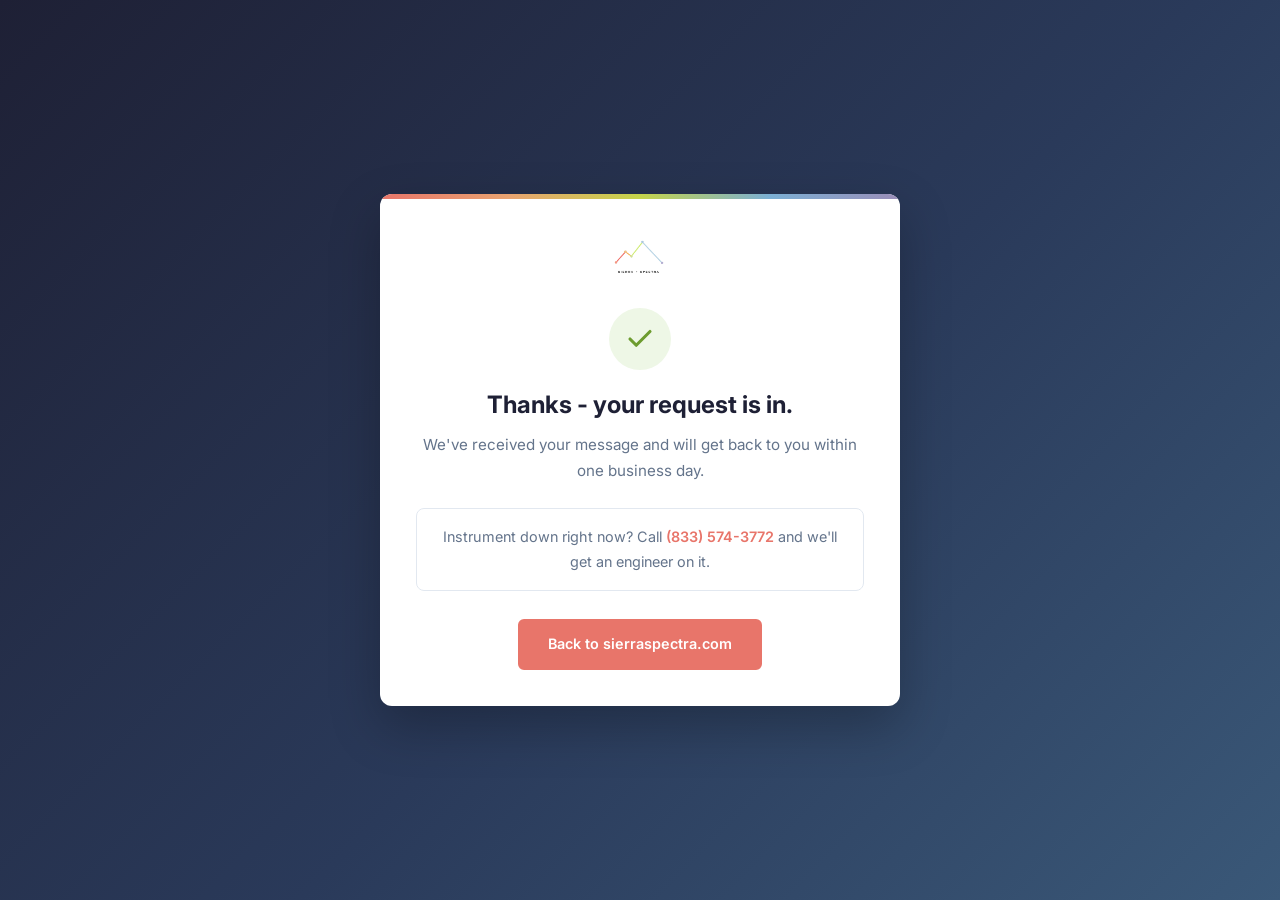
<file: thank-you.html>
<!DOCTYPE html>
<html lang="en">
<head>
    <meta charset="UTF-8">
    <meta name="viewport" content="width=device-width, initial-scale=1.0">

    <title>Thanks - we received your request | Sierra Spectra LLC</title>
    <meta name="description" content="Your service request has been received. Sierra Spectra will respond within one business day.">
    <meta name="robots" content="noindex, follow">
    <meta name="theme-color" content="#1e2035">

    <link rel="icon" href="assets/logo-mark.svg" type="image/svg+xml">
    <link rel="apple-touch-icon" href="assets/SSLogo_FullColor_NoText.png">

    <link rel="preconnect" href="https://fonts.googleapis.com">
    <link rel="preconnect" href="https://fonts.gstatic.com" crossorigin>
    <link href="https://fonts.googleapis.com/css2?family=Inter:wght@300;400;500;600;700&display=swap" rel="stylesheet">
    <style>
        :root {
            --coral:   #E8756A;
            --navy:    #1e2035;
            --blue:    #7BAFD4;
            --blue-dk: #5A94BC;
            --slate:   #64748b;
            --border:  #e2e8f0;
            --white:   #ffffff;
        }

        *, *::before, *::after { margin: 0; padding: 0; box-sizing: border-box; }

        body {
            font-family: 'Inter', -apple-system, BlinkMacSystemFont, 'Segoe UI', sans-serif;
            font-size: 16px;
            line-height: 1.7;
            color: var(--navy);
            background: linear-gradient(135deg, #1e2035 0%, #2a3a5a 55%, #3a5878 100%);
            min-height: 100vh;
            display: flex;
            align-items: center;
            justify-content: center;
            padding: 2rem 1rem;
        }

        .card {
            background: var(--white);
            border-radius: 12px;
            box-shadow: 0 20px 50px rgba(0,0,0,0.25);
            max-width: 520px;
            width: 100%;
            padding: 2.75rem 2.25rem 2.25rem;
            text-align: center;
            overflow: hidden;
            position: relative;
        }

        .card::before {
            content: '';
            position: absolute;
            top: 0; left: 0; right: 0;
            height: 5px;
            background: linear-gradient(to right, #E8756A, #E8A370, #C5D44A, #7BAFD4, #9B8EB8);
        }

        .check {
            width: 62px;
            height: 62px;
            margin: 0 auto 1.25rem;
            border-radius: 50%;
            background: #eef7e6;
            display: flex;
            align-items: center;
            justify-content: center;
        }

        .check svg { width: 30px; height: 30px; stroke: #6d9c2f; }

        h1 { font-size: 1.5rem; font-weight: 700; line-height: 1.25; margin-bottom: 0.75rem; }

        .lede { font-size: 0.95rem; color: var(--slate); margin-bottom: 1.5rem; }

        .urgent {
            border: 1px solid var(--border);
            border-radius: 8px;
            padding: 1rem 1.1rem;
            font-size: 0.9rem;
            color: var(--slate);
            margin-bottom: 1.75rem;
        }

        .urgent a { color: var(--coral); font-weight: 600; text-decoration: none; }
        .urgent a:hover { text-decoration: underline; }

        .btn {
            display: inline-block;
            background: var(--coral);
            border: 2px solid var(--coral);
            color: var(--white);
            font-size: 0.9rem;
            font-weight: 600;
            padding: 0.7rem 1.75rem;
            border-radius: 6px;
            text-decoration: none;
            transition: background 0.2s, border-color 0.2s;
        }

        .btn:hover { background: #c95c52; border-color: #c95c52; }

        .logo { height: 38px; width: auto; margin-bottom: 1.5rem; }

        a:focus-visible {
            outline: 3px solid var(--blue);
            outline-offset: 2px;
            border-radius: 4px;
        }
    </style>
</head>
<body>

    <!--
      This page exists so that visitors with JavaScript disabled are not dumped
      onto formspree.io after submitting the form. It is the target of the
      hidden _next field in the contact form on the home page.

      Visitors with JavaScript enabled never see it: the form submits in place
      and shows an inline confirmation instead.
    -->

    <main class="card">
        <img src="assets/SSLogo_FullColor.png" alt="Sierra Spectra LLC" class="logo" width="202" height="139">

        <div class="check">
            <svg viewBox="0 0 24 24" fill="none" stroke-width="2.5" stroke-linecap="round" stroke-linejoin="round" aria-hidden="true">
                <path d="M20 6L9 17l-5-5"/>
            </svg>
        </div>

        <h1>Thanks - your request is in.</h1>
        <p class="lede">We've received your message and will get back to you within one business day.</p>

        <div class="urgent">
            Instrument down right now? Call <a href="tel:+18335743772">(833) 574-3772</a> and we'll get an engineer on it.
        </div>

        <a href="index.html" class="btn">Back to sierraspectra.com</a>
    </main>

</body>
</html>
</file>
<file: assets/css/shared.css>
/* ============================================================
   Sierra Spectra — Shared Design System
   Loaded by every page. Page-specific styles live inline.
   ============================================================ */

/* ===== TOKENS ===== */
:root {
    /* Brand palette — derived from Sierra Spectra logo */
    --coral:   #E8756A;
    --orange:  #E8A370;
    --lime:    #C5D44A;
    --sky:     #7BAFD4;
    --purple:  #9B8EB8;

    /* Functional aliases */
    --navy:    #1e2035;
    --blue:    #7BAFD4;
    --blue-dk: #5A94BC;
    --slate:   #64748b;
    --slate-lt:#94a3b8;
    --border:  #e2e8f0;
    --gray-bg: #f8f7f5;
    --white:   #ffffff;
}

/* ===== RESET ===== */
*, *::before, *::after {
    margin: 0;
    padding: 0;
    box-sizing: border-box;
}

html {
    scroll-behavior: smooth;
}

body {
    font-family: 'Inter', -apple-system, BlinkMacSystemFont, 'Segoe UI', sans-serif;
    font-size: 16px;
    line-height: 1.7;
    color: var(--navy);
    background: var(--white);
}

/* ===== LAYOUT ===== */
.container {
    width: 90%;
    max-width: 1200px;
    margin: 0 auto;
}

/* ===== BUTTONS ===== */
.btn-primary {
    display: inline-block;
    background: var(--coral);
    color: var(--white);
    font-size: 0.9rem;
    font-weight: 600;
    padding: 0.75rem 1.75rem;
    border-radius: 6px;
    text-decoration: none;
    transition: all 0.2s;
    border: 2px solid var(--coral);
}

.btn-primary:hover {
    background: #c95c52;
    border-color: #c95c52;
    transform: translateY(-1px);
}

.btn-ghost {
    display: inline-block;
    background: transparent;
    color: var(--white);
    font-size: 0.9rem;
    font-weight: 600;
    padding: 0.75rem 1.75rem;
    border-radius: 6px;
    text-decoration: none;
    border: 2px solid rgba(255,255,255,0.4);
    transition: all 0.2s;
}

.btn-ghost:hover {
    border-color: rgba(255,255,255,0.8);
    background: rgba(255,255,255,0.1);
}

.btn-outline {
    display: inline-block;
    background: transparent;
    color: var(--coral);
    font-size: 0.9rem;
    font-weight: 600;
    padding: 0.7rem 1.6rem;
    border-radius: 6px;
    text-decoration: none;
    border: 2px solid var(--coral);
    transition: all 0.2s;
}

.btn-outline:hover {
    background: var(--coral);
    color: var(--white);
}

/* ===== SECTION HEADERS ===== */
.section-eyebrow {
    display: inline-block;
    font-size: 0.7rem;
    font-weight: 600;
    letter-spacing: 0.12em;
    text-transform: uppercase;
    color: var(--coral);
    margin-bottom: 0.5rem;
}

.section-header {
    margin-bottom: 3rem;
}

.section-header.centered {
    text-align: center;
}

.section-header h2 {
    font-size: clamp(1.5rem, 3vw, 2rem);
    font-weight: 700;
    color: var(--navy);
    line-height: 1.25;
}

.section-header p {
    margin-top: 0.75rem;
    font-size: 1rem;
    color: var(--slate);
    max-width: 560px;
}

.section-header.centered p {
    margin-left: auto;
    margin-right: auto;
}

/* ===== NAVIGATION ===== */
.nav {
    position: sticky;
    top: 0;
    z-index: 100;
    background: var(--white);
    border-bottom: 1px solid var(--border);
    box-shadow: 0 1px 3px rgba(0,0,0,0.08);
}

.nav::after {
    content: '';
    display: block;
    height: 3px;
    background: linear-gradient(to right, #E8756A, #E8A370, #C5D44A, #7BAFD4, #9B8EB8);
}

.nav-inner {
    display: flex;
    align-items: center;
    justify-content: space-between;
    height: 68px;
}

.nav-logo {
    display: flex;
    flex-direction: row;
    align-items: center;
    gap: 0.6rem;
    text-decoration: none;
}

.nav-logo-img {
    height: 40px;
    width: auto;
    flex-shrink: 0;
}

.nav-logo-name {
    font-size: 1.1rem;
    font-weight: 700;
    letter-spacing: 0.08em;
    color: var(--navy);
}

.nav-logo-name span {
    font-weight: 400;
    font-size: 0.7rem;
    color: var(--slate);
    letter-spacing: 0.04em;
    vertical-align: super;
    margin-left: 2px;
}

.nav-logo-tag {
    font-size: 0.7rem;
    font-weight: 400;
    color: var(--slate);
    letter-spacing: 0.04em;
    margin-top: -2px;
}

.nav-right {
    display: flex;
    align-items: center;
    gap: 2rem;
}

.nav-links {
    display: flex;
    list-style: none;
    gap: 2rem;
}

.nav-links a {
    text-decoration: none;
    font-size: 0.875rem;
    font-weight: 500;
    color: var(--slate);
    transition: color 0.2s;
}

.nav-links a:hover,
.nav-links a.active {
    color: var(--coral);
}

.nav-phone {
    font-size: 0.875rem;
    font-weight: 600;
    color: var(--coral);
    text-decoration: none;
    border: 1.5px solid var(--coral);
    border-radius: 6px;
    padding: 0.4rem 0.9rem;
    transition: all 0.2s;
    white-space: nowrap;
}

.nav-phone:hover {
    background: var(--coral);
    color: var(--white);
}

.nav-hamburger {
    display: none;
    background: none;
    border: none;
    cursor: pointer;
    padding: 4px;
    color: var(--navy);
}

/* ===== MOBILE NAV ===== */
.mobile-menu {
    display: none;
    padding: 1rem 0;
    border-top: 1px solid var(--border);
    background: var(--white);
}

.mobile-menu.open {
    display: block;
}

.mobile-menu ul {
    list-style: none;
    display: flex;
    flex-direction: column;
    gap: 0.25rem;
}

.mobile-menu a {
    display: block;
    padding: 0.6rem 0;
    font-size: 0.95rem;
    font-weight: 500;
    color: var(--navy);
    text-decoration: none;
}

.mobile-menu a:hover {
    color: var(--coral);
}

.mobile-phone {
    display: block;
    margin-top: 0.75rem;
    padding-top: 0.75rem;
    border-top: 1px solid var(--border);
    font-size: 0.9rem;
    font-weight: 600;
    color: var(--coral);
    text-decoration: none;
}

/* ===== FOOTER ===== */
footer {
    background: var(--navy);
    color: #94a3b8;
    padding: 2.5rem 0;
}

.footer-inner {
    display: flex;
    flex-direction: column;
    align-items: center;
    gap: 1rem;
    text-align: center;
}

.footer-links {
    display: flex;
    gap: 2rem;
    flex-wrap: wrap;
    justify-content: center;
}

.footer-links a {
    color: #94a3b8;
    text-decoration: none;
    font-size: 0.875rem;
    transition: color 0.2s;
}

.footer-links a:hover {
    color: var(--white);
}

.footer-contact {
    font-size: 0.85rem;
    color: #64748b;
}

.footer-contact a {
    color: #94a3b8;
    text-decoration: none;
}

.footer-contact a:hover {
    color: var(--white);
}

.footer-copy {
    font-size: 0.8rem;
    color: #475569;
}

/* ===== FORMS ===== */
.form-group {
    margin-bottom: 1rem;
}

.form-group label {
    display: block;
    font-size: 0.8rem;
    font-weight: 500;
    color: var(--navy);
    margin-bottom: 0.35rem;
}

.form-group input,
.form-group textarea,
.form-group select {
    width: 100%;
    padding: 0.625rem 0.875rem;
    border: 1px solid var(--border);
    border-radius: 6px;
    font-size: 0.9rem;
    font-family: inherit;
    color: var(--navy);
    background: var(--white);
    transition: border-color 0.15s, box-shadow 0.15s;
    appearance: none;
}

.form-group input:focus,
.form-group textarea:focus,
.form-group select:focus {
    outline: none;
    border-color: var(--blue);
    box-shadow: 0 0 0 3px rgba(123,175,212,0.2);
}

.form-group textarea {
    height: 120px;
    resize: vertical;
}

.form-row {
    display: grid;
    grid-template-columns: 1fr 1fr;
    gap: 1rem;
}

.btn-submit {
    width: 100%;
    background: var(--coral);
    color: var(--white);
    border: none;
    padding: 0.75rem;
    font-size: 0.9rem;
    font-weight: 600;
    font-family: inherit;
    border-radius: 6px;
    cursor: pointer;
    transition: background 0.2s;
    margin-top: 0.5rem;
}

.btn-submit:hover {
    background: #c95c52;
}

/* ===== PAGE HERO (non-home pages) ===== */
.page-hero {
    background: linear-gradient(135deg, #1e2035 0%, #2a3a5a 55%, #3a5878 100%);
    padding: 4rem 0;
    position: relative;
    overflow: hidden;
}

.page-hero::before {
    content: '';
    position: absolute;
    inset: 0;
    background-image: url("data:image/svg+xml,%3Csvg xmlns='http://www.w3.org/2000/svg' width='60' height='60'%3E%3Cpath d='M0 0h60v60H0z' fill='none'/%3E%3Cpath d='M0 30h60M30 0v60' stroke='%23ffffff' stroke-width='0.5' opacity='0.06'/%3E%3C/svg%3E");
    pointer-events: none;
}

.page-hero-content {
    position: relative;
    z-index: 1;
}

.page-hero-eyebrow {
    display: inline-block;
    font-size: 0.75rem;
    font-weight: 600;
    letter-spacing: 0.12em;
    text-transform: uppercase;
    color: #a8d4f0;
    margin-bottom: 1rem;
}

.page-hero h1 {
    font-size: clamp(1.75rem, 4vw, 2.75rem);
    font-weight: 700;
    color: var(--white);
    line-height: 1.2;
    max-width: 680px;
    margin-bottom: 1rem;
}

.page-hero p {
    font-size: 1.05rem;
    color: #cbd5e1;
    max-width: 560px;
    line-height: 1.6;
}

/* ===== RESPONSIVE ===== */
@media (max-width: 768px) {
    .nav-links,
    .nav-phone {
        display: none;
    }

    .nav-hamburger {
        display: flex;
    }

    .form-row {
        grid-template-columns: 1fr;
    }
}
</file>
